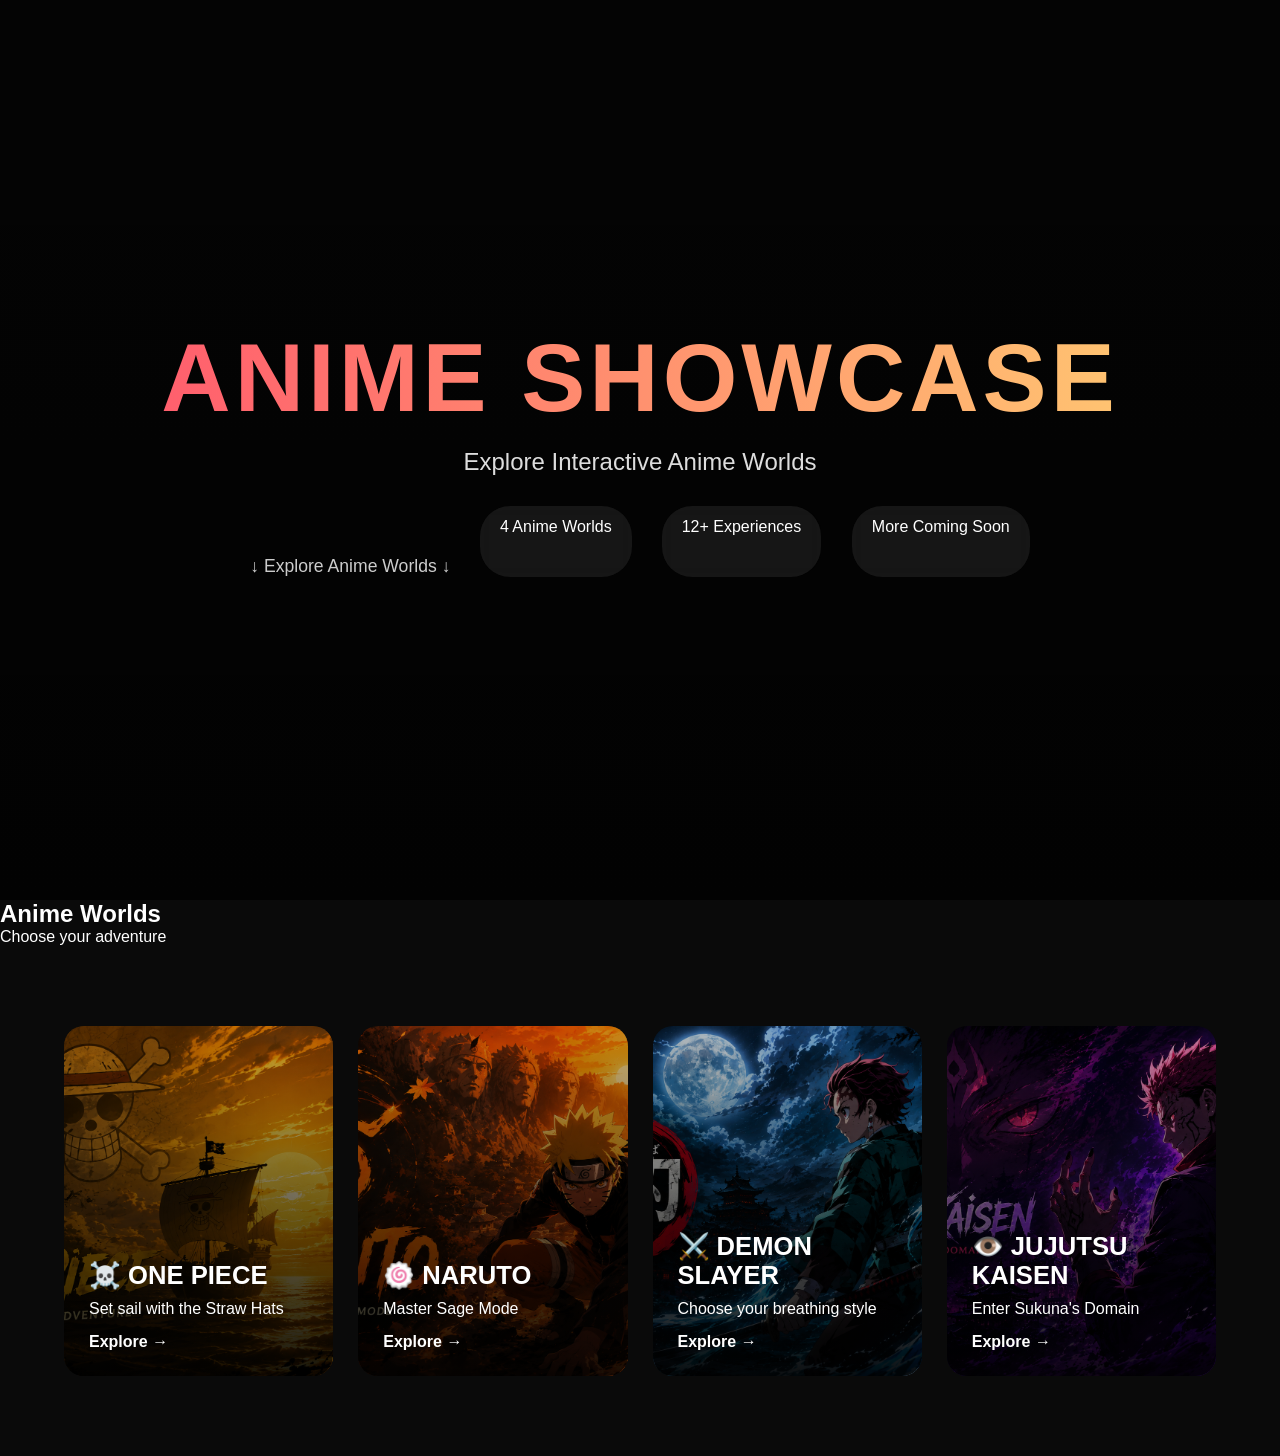
<file: index.html>
<!DOCTYPE html>
<html lang="en">
<head>
<meta charset="UTF-8">
<meta name="viewport" content="width=device-width,initial-scale=1.0">
<title>Anime Showcase</title>
<link rel="stylesheet" href="css/style.css">
<link rel="icon" href="assets/favicon.png">
</head>
<body>

<section class="hero">
    <div class="hero-content">
        <h1>ANIME SHOWCASE</h1>
        <p>Explore Interactive Anime Worlds</p>

        <div class="stats">
	    <div class="scroll-down">
    	  	↓ Explore Anime Worlds ↓
 	    </div>	
            <span>4 Anime Worlds</span>
            <span>12+ Experiences</span>
            <span>More Coming Soon</span>
        </div>
    </div>
</section>

<section class="anime-section">
    <h2>Anime Worlds</h2>
    <p>Choose your adventure</p>
</section>

<section class="anime-grid">

<div class="anime-card onepiece">
    <h3>☠️ ONE PIECE</h3>
    <p>Set sail with the Straw Hats</p>
    <a href="./one-piece/one-piece-gear5-reveal.html">Explore →</a>
</div>

<div class="anime-card naruto">
    <h3>🍥 NARUTO</h3>
    <p>Master Sage Mode</p>
    <a href="./naruto/index.html">Explore →</a>
</div>

<div class="anime-card demonslayer">
    <h3>⚔️ DEMON SLAYER</h3>
    <p>Choose your breathing style</p>
    <a href="./demon-slayer/index.html">Explore →</a>
</div>

<div class="anime-card jjk">
    <h3>👁️ JUJUTSU KAISEN</h3>
    <p>Enter Sukuna's Domain</p>
    <a href="./jujutsu-kaisen/index.html">Explore →</a>
</div>

</section>

</body>
</html>
</file>
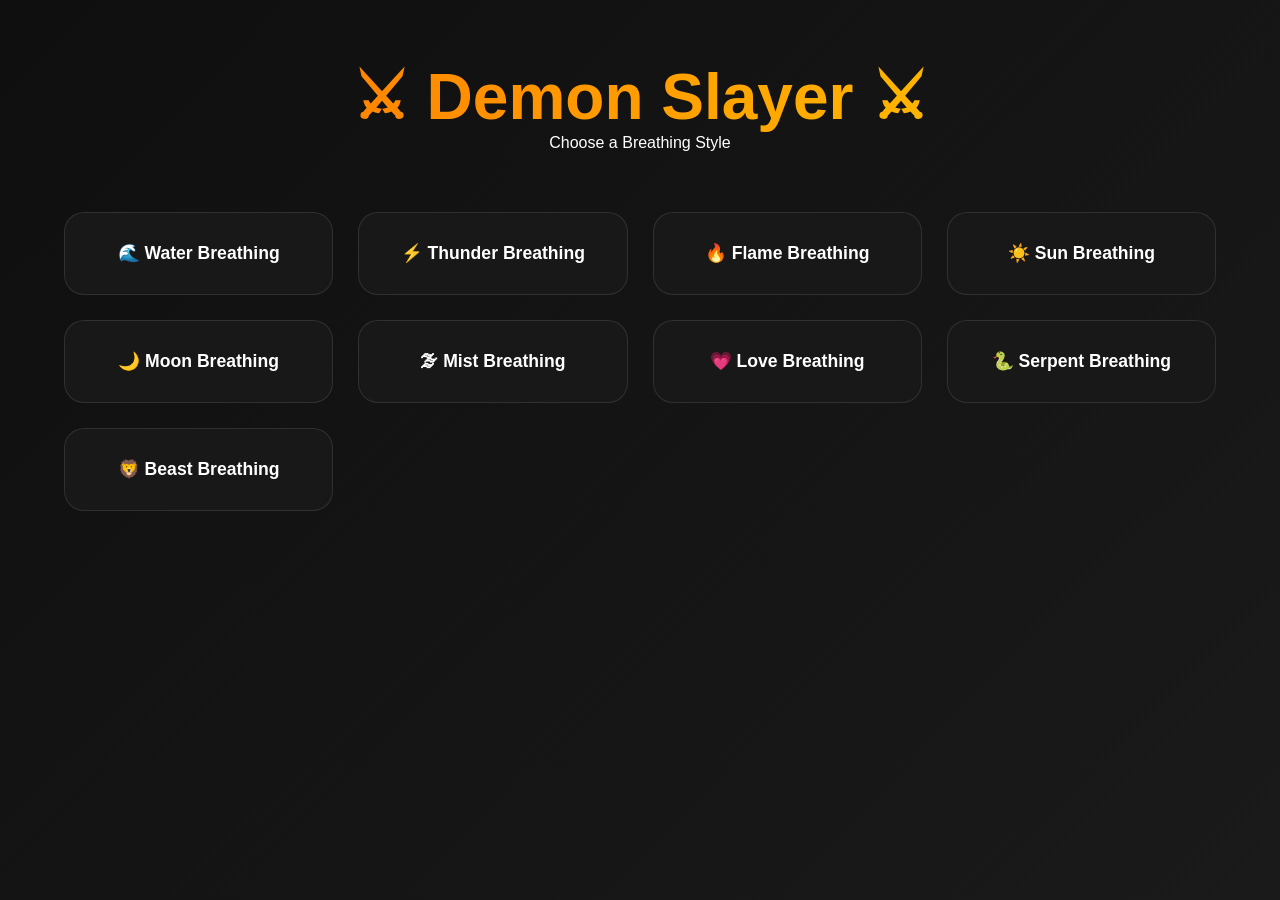
<file: demon-slayer/index.html>
<!DOCTYPE html>
<html lang="en">
<head>
<meta charset="UTF-8">
<meta name="viewport" content="width=device-width,initial-scale=1.0">
<title>Demon Slayer Breathing Styles</title>

<style>
*{
margin:0;
padding:0;
box-sizing:border-box;
font-family:Segoe UI,sans-serif;
}

body{
background:linear-gradient(135deg,#0f0f0f,#1a1a1a);
color:white;
min-height:100vh;
}

header{
text-align:center;
padding:60px 20px;
}

h1{
font-size:4rem;
background:linear-gradient(90deg,#ff6b00,#ffd000);
-webkit-background-clip:text;
color:transparent;
}

.grid{
width:90%;
margin:auto;
display:grid;
grid-template-columns:repeat(auto-fit,minmax(250px,1fr));
gap:25px;
padding-bottom:50px;
}

.card{
background:#181818;
padding:30px;
border-radius:20px;
text-align:center;
transition:.4s;
border:1px solid rgba(255,255,255,.1);
}

.card:hover{
transform:translateY(-10px);
box-shadow:0 0 25px rgba(255,150,0,.6);
}

.card a{
color:white;
text-decoration:none;
font-size:1.1rem;
font-weight:bold;
}
</style>
</head>
<body>

<header>
<h1>⚔ Demon Slayer ⚔</h1>
<p>Choose a Breathing Style</p>
</header>

<div class="grid">

<div class="card"><a href="./Water Breathing Cursor/index.html">🌊 Water Breathing</a></div>

<div class="card"><a href="./Thunder Breathing Cursor/index.html">⚡ Thunder Breathing</a></div>

<div class="card"><a href="./Flame Breathing Cursor/index.html">🔥 Flame Breathing</a></div>

<div class="card"><a href="./Sun Breathing Cursor/index.html">☀️ Sun Breathing</a></div>

<div class="card"><a href="./Moon Breathing Cursor/index.html">🌙 Moon Breathing</a></div>

<div class="card"><a href="./Mist Breathing Cursor/index.html">🌫 Mist Breathing</a></div>

<div class="card"><a href="./Love Breathing Cursor/index.html">💗 Love Breathing</a></div>

<div class="card"><a href="./Serpent Breathing Cursor/index.html">🐍 Serpent Breathing</a></div>

<div class="card"><a href="./Beast Beathing Cursor/index.html">🦁 Beast Breathing</a></div>

</div>

</body>
</html>
</file>
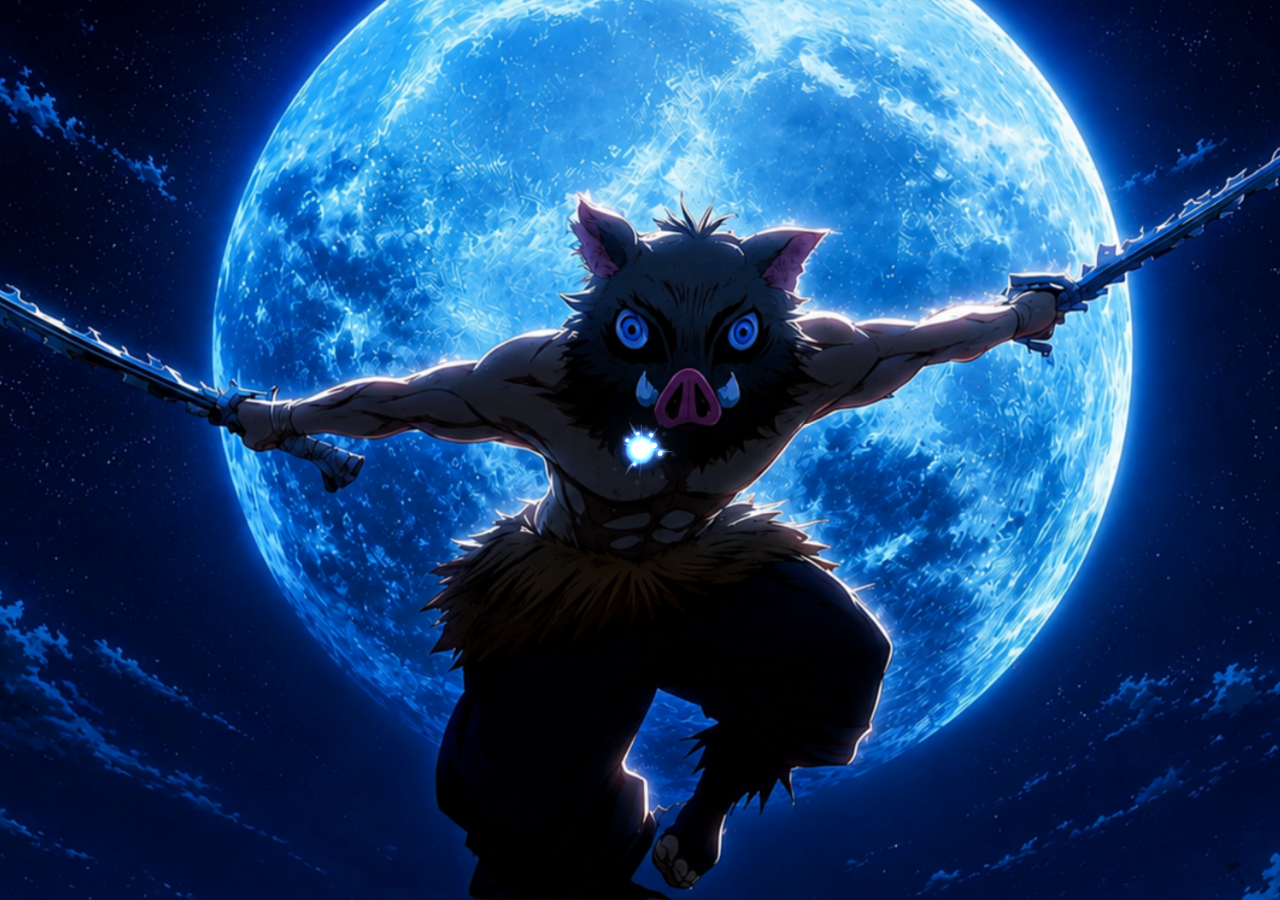
<file: demon-slayer/Beast Beathing Cursor/index.html>
<!doctype html>
<html lang="en">
  <head>
    <meta charset="UTF-8" />
    <meta name="viewport" content="width=device-width, initial-scale=1.0" />
    <title>Beast Breathing Cursor</title>
    <style>
      * {
        margin: 0;
        padding: 0;
        box-sizing: border-box;
      }
      html,
      body {
        width: 100%;
        height: 100%;
        overflow: hidden;
        background: #000;
        cursor: none;
        font-family: "Segoe UI", system-ui, sans-serif;
      }
      .bg {
        position: fixed;
        inset: 0;
        z-index: 0;
        background: radial-gradient(
          ellipse at 50% 38%,
          #0a0d18 0%,
          #05070f 42%,
          #000 100%
        );
      }
      .inosuke-bg {
        position: fixed;
        top: -5%;
        left: -5%;
        width: 110%;
        height: 110%;
        z-index: 1;
        background-image: url("bg.png");
        background-size: cover;
        background-position: center;
        opacity: 9.8;
        pointer-events: none;
        will-change: transform;
        transition: opacity 0.3s;
      }
      body.aura-active .inosuke-bg {
        opacity: 0.22;
      }
      #c {
        position: fixed;
        inset: 0;
        z-index: 10;
        pointer-events: none;
      }
      #hd {
        position: fixed;
        inset: 0;
        z-index: 9;
        pointer-events: none;
      }
    </style>
  </head>
  <body>
    <div class="bg"></div>
    <div class="inosuke-bg" id="tbg"></div>
    <canvas id="hd"></canvas>
    <canvas id="c"></canvas>

    <script>
      (function () {
        "use strict";

        /* ── Canvas & DPR ── */
        const C = document.getElementById("c");
        const ctx = C.getContext("2d");
        const HD = document.getElementById("hd");
        const hctx = HD.getContext("2d");
        const tbg = document.getElementById("tbg");
        let W, H, dpr;

        function resize() {
          dpr = Math.min(devicePixelRatio || 1, 2);
          W = innerWidth;
          H = innerHeight;
          C.width = W * dpr;
          C.height = H * dpr;
          C.style.width = W + "px";
          C.style.height = H + "px";
          ctx.setTransform(dpr, 0, 0, dpr, 0, 0);
          HD.width = W * dpr;
          HD.height = H * dpr;
          HD.style.width = W + "px";
          HD.style.height = H + "px";
          hctx.setTransform(dpr, 0, 0, dpr, 0, 0);
        }
        addEventListener("resize", resize);
        resize();

        /* ── Math helpers ── */
        const lerp = (a, b, t) => a + (b - a) * t;
        const rand = (a, b) => a + Math.random() * (b - a);
        const randi = (a, b) => (a + Math.random() * (b - a)) | 0;
        const clamp = (v, a, b) => Math.max(a, Math.min(b, v));
        const TAU = Math.PI * 2;

        /* ══════════════════════════════════════════════════
         BEAST BREATHING COLOR SYSTEM
         Void black → gunmetal → steel blue → frost gray → cold white
      ══════════════════════════════════════════════════ */
        const LUT_R = new Uint8Array(256);
        const LUT_G = new Uint8Array(256);
        const LUT_B = new Uint8Array(256);
        (function () {
          const stops = [
            [0, [0, 0, 0]],
            [22, [5, 8, 14]],
            [55, [18, 28, 48]],
            [95, [35, 65, 105]],
            [135, [70, 115, 165]],
            [175, [110, 155, 200]],
            [215, [165, 200, 230]],
            [245, [210, 230, 248]],
            [255, [235, 245, 255]],
          ];
          for (let i = 0; i < 256; i++)
            for (let s = 0; s < stops.length - 1; s++) {
              const [t0, c0] = stops[s],
                [t1, c1] = stops[s + 1];
              if (i >= t0 && i <= t1) {
                const f = (i - t0) / (t1 - t0);
                LUT_R[i] = (c0[0] + (c1[0] - c0[0]) * f) | 0;
                LUT_G[i] = (c0[1] + (c1[1] - c0[1]) * f) | 0;
                LUT_B[i] = (c0[2] + (c1[2] - c0[2]) * f) | 0;
                break;
              }
            }
        })();

        /* Savage smoke / ash accent LUT */
        const SLUT_R = new Uint8Array(256);
        const SLUT_G = new Uint8Array(256);
        const SLUT_B = new Uint8Array(256);
        (function () {
          const stops = [
            [0, [0, 0, 0]],
            [35, [12, 12, 14]],
            [80, [42, 44, 50]],
            [130, [88, 94, 108]],
            [185, [145, 152, 168]],
            [225, [195, 202, 215]],
            [255, [230, 235, 242]],
          ];
          for (let i = 0; i < 256; i++)
            for (let s = 0; s < stops.length - 1; s++) {
              const [t0, c0] = stops[s],
                [t1, c1] = stops[s + 1];
              if (i >= t0 && i <= t1) {
                const f = (i - t0) / (t1 - t0);
                SLUT_R[i] = (c0[0] + (c1[0] - c0[0]) * f) | 0;
                SLUT_G[i] = (c0[1] + (c1[1] - c0[1]) * f) | 0;
                SLUT_B[i] = (c0[2] + (c1[2] - c0[2]) * f) | 0;
                break;
              }
            }
        })();

        function beastColor(t, a) {
          const i = clamp(t * 255, 0, 255) | 0;
          return `rgba(${LUT_R[i]},${LUT_G[i]},${LUT_B[i]},${a})`;
        }
        function smokeColor(t, a) {
          const i = clamp(t * 255, 0, 255) | 0;
          return `rgba(${SLUT_R[i]},${SLUT_G[i]},${SLUT_B[i]},${a})`;
        }

        /* ── Pointer state ── */
        const P = {
          x: W / 2,
          y: H / 2,
          tx: W / 2,
          ty: H / 2,
          px: W / 2,
          py: H / 2,
          vx: 0,
          vy: 0,
          speed: 0,
          lastMove: 0,
        };
        function setTarget(x, y) {
          P.tx = x;
          P.ty = y;
          P.lastMove = performance.now();
        }
        addEventListener("mousemove", (e) => setTarget(e.clientX, e.clientY));
        addEventListener(
          "touchmove",
          (e) => {
            if (e.touches.length)
              setTarget(e.touches[0].clientX, e.touches[0].clientY);
          },
          { passive: true },
        );

        addEventListener("mousedown", (e) => {
          document.body.classList.add("aura-active");
          burst(e.clientX, e.clientY);
        });
        addEventListener("mouseup", () =>
          document.body.classList.remove("aura-active"),
        );
        addEventListener("mouseleave", () =>
          document.body.classList.remove("aura-active"),
        );
        addEventListener(
          "touchstart",
          (e) => {
            document.body.classList.add("aura-active");
            if (e.touches.length) {
              setTarget(e.touches[0].clientX, e.touches[0].clientY);
              burst(P.tx, P.ty);
            }
          },
          { passive: true },
        );
        addEventListener("touchend", () =>
          document.body.classList.remove("aura-active"),
        );

        /* ══════════════════════════════════════════
         BEAST CORE — orbiting feral energy nodes
      ══════════════════════════════════════════ */
        const ORBIT_NODES = 6;
        const orbitNodes = [];
        for (let i = 0; i < ORBIT_NODES; i++) {
          orbitNodes.push({
            angle: (i / ORBIT_NODES) * TAU,
            r: rand(14, 22),
            speed: rand(1.8, 3.4) * (Math.random() < 0.5 ? 1 : -1),
            size: rand(2.2, 4.5),
            phase: rand(0, TAU),
          });
        }

        /* ══════════════════════════════════════════
         PARTICLE POOLS
      ══════════════════════════════════════════ */

        /* — Debris / rock shards — */
        const DBMAX = 360;
        const debris = new Array(DBMAX);
        for (let i = 0; i < DBMAX; i++) debris[i] = { alive: false };
        let dbHead = 0;
        function spawnDebris(x, y, vx, vy, life, sz, hot) {
          const e = debris[dbHead % DBMAX];
          dbHead++;
          e.alive = true;
          e.x = x;
          e.y = y;
          e.vx = vx;
          e.vy = vy;
          e.age = 0;
          e.life = life;
          e.sz = sz;
          e.hot = hot;
          e.rot = rand(0, TAU);
          e.rotSpd = rand(-6, 6);
          e.grav = rand(80, 200);
          e.phase = rand(0, TAU);
          e.sway = rand(0, 0.5);
        }

        /* — Energy streaks — */
        const STMAX = 480;
        const streaks = new Array(STMAX);
        for (let i = 0; i < STMAX; i++)
          streaks[i] = { alive: false, px: 0, py: 0 };
        let stHead = 0;
        function spawnStreak(x, y, vx, vy, life, bright) {
          const s = streaks[stHead % STMAX];
          stHead++;
          s.alive = true;
          s.x = x;
          s.y = y;
          s.px = x;
          s.py = y;
          s.vx = vx;
          s.vy = vy;
          s.age = 0;
          s.life = life;
          s.bright = bright;
        }

        /* — Beast energy puffs — */
        const FMAX = 320;
        const puffs = new Array(FMAX);
        for (let i = 0; i < FMAX; i++) puffs[i] = { alive: false };
        let fHead = 0;
        function spawnPuff(x, y, vx, vy, r, life, hot) {
          const f = puffs[fHead % FMAX];
          fHead++;
          f.alive = true;
          f.x = x;
          f.y = y;
          f.vx = vx;
          f.vy = vy;
          f.age = 0;
          f.life = life;
          f.r = r;
          f.hot = hot;
        }

        /* — Dust wisps — */
        const DMAX = 220;
        const dustWisps = new Array(DMAX);
        for (let i = 0; i < DMAX; i++) dustWisps[i] = { alive: false };
        let dwHead = 0;
        function spawnDust(x, y, vx, vy, r, life) {
          const s = dustWisps[dwHead % DMAX];
          dwHead++;
          s.alive = true;
          s.x = x;
          s.y = y;
          s.vx = vx;
          s.vy = vy;
          s.age = 0;
          s.life = life;
          s.r = r;
          s.wave = rand(0, TAU);
          s.waveSpd = rand(1.5, 4);
        }

        /* — Scratch marks (persistent claw trails left on screen) — */
        const SCMAX = 16;
        const scratches = new Array(SCMAX);
        for (let i = 0; i < SCMAX; i++) scratches[i] = { alive: false };
        let scHead = 0;
        function spawnScratch(x, y, angle, len, life, clawCount) {
          const s = scratches[scHead % SCMAX];
          scHead++;
          s.alive = true;
          s.x = x;
          s.y = y;
          s.angle = angle;
          s.len = len;
          s.age = 0;
          s.life = life;
          s.clawCount = clawCount;
          /* generate claw lines */
          s.claws = [];
          const spread = 0.18;
          for (let c = 0; c < clawCount; c++) {
            const off = (c - (clawCount - 1) / 2) * spread;
            const a = angle + off;
            /* each claw has slight curve via control point */
            const cx1 = x + Math.cos(a - 0.12) * len * 0.42;
            const cy1 = y + Math.sin(a - 0.12) * len * 0.42;
            const ex = x + Math.cos(a) * len;
            const ey = y + Math.sin(a) * len;
            s.claws.push({ cx1, cy1, ex, ey, w: rand(1.8, 3.2) });
          }
        }

        /* — Claw slash burst shapes — */
        const CLAW_BURST_MAX = 24;
        const clawBursts = new Array(CLAW_BURST_MAX);
        for (let i = 0; i < CLAW_BURST_MAX; i++)
          clawBursts[i] = { alive: false };
        let cbHead = 0;
        function spawnClawBurst(x, y, angle, speed, len, life, hot) {
          const c = clawBursts[cbHead % CLAW_BURST_MAX];
          cbHead++;
          c.alive = true;
          c.x = x;
          c.y = y;
          c.vx = Math.cos(angle) * speed;
          c.vy = Math.sin(angle) * speed;
          c.angle = angle;
          c.len = len;
          c.age = 0;
          c.life = life;
          c.hot = hot;
          c.spin = rand(-1.2, 1.2);
        }

        /* — Shockwaves & flashes — */
        const waves = [];
        const flashes = [];

        /* — Ambient glow cells — */
        const HDMAX = 160;
        const hdCells = new Array(HDMAX);
        for (let i = 0; i < HDMAX; i++) hdCells[i] = { alive: false };
        let hdHead = 0;
        function spawnHD(x, y, str, life) {
          const h = hdCells[hdHead % HDMAX];
          hdHead++;
          h.alive = true;
          h.x = x;
          h.y = y;
          h.str = str;
          h.age = 0;
          h.life = life;
        }

        /* — Trail — */
        const TMAX = 72;
        const trail = [];
        function addTrail(x, y, t) {
          if (trail.length >= TMAX) trail.shift();
          trail.push({ x, y, t });
        }

        /* ══════════════════════════════════════════
         DRAW HELPERS
      ══════════════════════════════════════════ */

        /* Draw a single realistic animal claw shape */
        function drawClaw(ox, oy, angle, len, width, alpha, colorFn, hot) {
          ctx.save();
          ctx.translate(ox, oy);
          ctx.rotate(angle);

          /* main curved claw body */
          ctx.beginPath();
          ctx.moveTo(0, 0);
          /* bezier curves inward to create hook */
          ctx.bezierCurveTo(
            width * 1.1,
            -len * 0.18,
            width * 0.8,
            -len * 0.65,
            0,
            -len,
          );
          ctx.bezierCurveTo(
            -width * 0.35,
            -len * 0.65,
            -width * 0.55,
            -len * 0.22,
            0,
            0,
          );
          ctx.closePath();

          const g = ctx.createLinearGradient(0, 0, 0, -len);
          g.addColorStop(0, colorFn(hot, alpha * 0.95));
          g.addColorStop(0.4, colorFn(hot * 0.82, alpha * 0.88));
          g.addColorStop(0.78, colorFn(hot * 0.55, alpha * 0.62));
          g.addColorStop(1, colorFn(hot * 0.22, 0));
          ctx.fillStyle = g;
          ctx.fill();

          /* sharp highlight ridge */
          ctx.beginPath();
          ctx.moveTo(0, 0);
          ctx.bezierCurveTo(
            width * 0.2,
            -len * 0.2,
            width * 0.1,
            -len * 0.7,
            0,
            -len,
          );
          ctx.lineWidth = Math.max(0.4, width * 0.18);
          ctx.strokeStyle = `rgba(220,230,248,${alpha * 0.7})`;
          ctx.stroke();

          ctx.restore();
        }

        /* Draw claw burst: 3–4 slashing claws radiating from a point */
        function drawClawBurst(cb) {
          const tp = cb.age / cb.life;
          const a = Math.sin(tp * Math.PI) * 0.92 * cb.hot;
          if (a < 0.02) return;
          const hot = cb.hot * (1 - tp * 0.6);
          const baseLen = cb.len * (1 + tp * 0.22);
          const CLAWS = 4;
          const spread = 0.16;
          for (let c = 0; c < CLAWS; c++) {
            const off = (c - (CLAWS - 1) / 2) * spread;
            drawClaw(
              cb.x,
              cb.y,
              cb.angle + off,
              baseLen,
              baseLen * 0.22,
              a,
              beastColor,
              hot,
            );
          }
        }

        /* Draw scratch marks on canvas */
        function drawScratch(sc) {
          const tp = sc.age / sc.life;
          const alpha = clamp((1 - tp) * (1 - Math.pow(tp, 0.4)), 0, 1) * 0.88;
          if (alpha < 0.01) return;
          ctx.save();
          ctx.lineCap = "round";
          ctx.lineJoin = "round";
          for (const cl of sc.claws) {
            /* outer glow */
            ctx.beginPath();
            ctx.moveTo(sc.x, sc.y);
            ctx.quadraticCurveTo(cl.cx1, cl.cy1, cl.ex, cl.ey);
            ctx.lineWidth = cl.w * 4;
            ctx.strokeStyle = `rgba(90,130,190,${alpha * 0.22})`;
            ctx.stroke();
            /* main scratch line */
            ctx.beginPath();
            ctx.moveTo(sc.x, sc.y);
            ctx.quadraticCurveTo(cl.cx1, cl.cy1, cl.ex, cl.ey);
            ctx.lineWidth = cl.w * 1.4;
            ctx.strokeStyle = `rgba(190,210,240,${alpha * 0.82})`;
            ctx.stroke();
            /* bright core */
            ctx.beginPath();
            ctx.moveTo(sc.x, sc.y);
            ctx.quadraticCurveTo(cl.cx1, cl.cy1, cl.ex, cl.ey);
            ctx.lineWidth = cl.w * 0.5;
            ctx.strokeStyle = `rgba(240,248,255,${alpha * 0.95})`;
            ctx.stroke();
          }
          ctx.restore();
        }

        /* ══════════════════════════════════════════
         BURST — Beast Breathing: 6th Slice: Palisade Bite
      ══════════════════════════════════════════ */
        function burst(x, y) {
          waves.push({ x, y, r: 0, maxR: rand(220, 360), age: 0, life: 680 });
          waves.push({
            x,
            y,
            r: 0,
            maxR: rand(130, 200),
            age: 0,
            life: 500,
            delay: 90,
          });
          flashes.push({ x, y, r: 0, maxR: rand(290, 430), age: 0, life: 520 });

          /* Huge claw burst slashes — the signature element */
          const SLICES = 8;
          for (let i = 0; i < SLICES; i++) {
            const a = (i / SLICES) * TAU + rand(-0.18, 0.18);
            const spd = rand(90, 260);
            spawnClawBurst(
              x,
              y,
              a,
              spd,
              rand(38, 72),
              rand(480, 860),
              rand(0.75, 1.0),
            );
            spawnPuff(
              x,
              y,
              Math.cos(a) * spd * 0.55,
              Math.sin(a) * spd * 0.55,
              rand(22, 52),
              rand(320, 640),
              rand(0.6, 1.0),
            );
          }

          /* Persistent scratch marks left on ground — multiple angles */
          const SCRATCH_COUNT = 5;
          for (let i = 0; i < SCRATCH_COUNT; i++) {
            const sa = rand(0, TAU);
            const len = rand(100, 260);
            spawnScratch(x, y, sa, len, rand(1200, 2400), randi(3, 5));
          }

          /* Debris burst */
          for (let i = 0; i < 80; i++) {
            const a = rand(0, TAU),
              spd = rand(60, 380);
            spawnDebris(
              x,
              y,
              Math.cos(a) * spd,
              Math.sin(a) * spd,
              rand(450, 1100),
              rand(1.8, 4.5),
              rand(0.5, 1.0),
            );
          }

          /* Energy streaks */
          for (let i = 0; i < 140; i++) {
            const a = rand(0, TAU),
              spd = rand(80, 500);
            spawnStreak(
              x,
              y,
              Math.cos(a) * spd,
              Math.sin(a) * spd,
              rand(260, 900),
              rand(0.7, 1.0),
            );
          }

          /* Dust clouds */
          for (let i = 0; i < 14; i++) {
            const a = rand(0, TAU),
              spd = rand(18, 80);
            spawnDust(
              x + rand(-15, 15),
              y + rand(-15, 15),
              Math.cos(a) * spd,
              Math.sin(a) * spd,
              rand(28, 65),
              rand(700, 1400),
            );
          }

          spawnHD(x, y, rand(10, 16), rand(650, 1100));
        }

        /* ══════════════════════════════════════════
         MAIN LOOP
      ══════════════════════════════════════════ */
        let last = performance.now();
        let ambD = 0,
          ambF = 0,
          ambSt = 0,
          ambHD = 0,
          ambDust = 0;

        function frame(now) {
          requestAnimationFrame(frame);
          const dt = Math.min(now - last, 33);
          last = now;
          const dtS = dt * 0.001;

          /* Pointer tracking */
          P.px = P.x;
          P.py = P.y;
          const ease = 1 - Math.pow(0.004, dtS * 5);
          P.x = lerp(P.x, P.tx, ease);
          P.y = lerp(P.y, P.ty, ease);
          P.vx = (P.x - P.px) / Math.max(dtS, 0.001);
          P.vy = (P.y - P.py) / Math.max(dtS, 0.001);
          P.speed = Math.hypot(P.vx, P.vy);

          /* Parallax */
          const bx = (P.tx / W - 0.5) * -28;
          const by = (P.ty / H - 0.5) * -28;
          tbg.style.transform = `translate(${bx | 0}px,${by | 0}px) scale(1.08)`;

          addTrail(P.x, P.y, now);
          while (trail.length && now - trail[0].t > 340) trail.shift();

          const idle = now - P.lastMove;
          const moving = idle < 140;
          const speedFactor = clamp(P.speed / 320, 0, 1);

          /* Update orbit nodes */
          for (const n of orbitNodes) {
            n.angle += n.speed * dtS;
          }

          /* ── Ambient debris motes ── */
          ambD -= dt;
          if (ambD <= 0) {
            ambD = moving ? rand(14, 34) : rand(38, 75);
            const n = moving ? randi(2, 5) : 1;
            for (let i = 0; i < n; i++) {
              const a = -Math.PI * 0.5 + rand(-1.2, 1.2);
              const spd = rand(12, 65) * (1 + speedFactor * 2.0);
              spawnDebris(
                P.x + rand(-6, 6),
                P.y + rand(-6, 6),
                Math.cos(a) * spd,
                Math.sin(a) * spd - rand(10, 40),
                rand(550, 1400),
                rand(0.8, 2.2),
                rand(0.35, 0.88),
              );
            }
          }

          /* ── Ambient energy puffs ── */
          ambF -= dt;
          if (ambF <= 0) {
            ambF = moving ? rand(12, 28) : rand(34, 70);
            const n = moving ? randi(2, 5) : randi(1, 2);
            for (let i = 0; i < n; i++) {
              const a = -Math.PI * 0.5 + rand(-1.3, 1.3);
              const spd = rand(10, 62) * (1 + speedFactor * 1.5);
              spawnPuff(
                P.x + rand(-7, 7),
                P.y + rand(-7, 7),
                Math.cos(a) * spd * 0.42,
                Math.sin(a) * spd - rand(6, 32),
                rand(9, 28) * (1 + speedFactor * 0.8),
                rand(140, 360),
                rand(0.35, 1.0),
              );
            }
          }

          /* ── Ambient streaks ── */
          ambSt -= dt;
          if (ambSt <= 0) {
            ambSt = moving ? rand(18, 45) : rand(55, 120);
            if (Math.random() < (moving ? 0.72 : 0.28)) {
              const a = rand(0, TAU);
              const spd = rand(22, 120) * (1 + speedFactor * 1.4);
              spawnStreak(
                P.x + rand(-8, 8),
                P.y + rand(-8, 8),
                Math.cos(a) * spd,
                Math.sin(a) * spd,
                rand(200, 560),
                rand(0.45, 0.9),
              );
            }
          }

          /* ── Ambient dust ── */
          ambDust -= dt;
          if (ambDust <= 0) {
            ambDust = moving ? rand(65, 140) : rand(180, 360);
            if (Math.random() < (moving ? 0.55 : 0.15)) {
              spawnDust(
                P.x + rand(-12, 12),
                P.y + rand(-12, 12),
                rand(-14, 14),
                rand(-20, -5),
                rand(12, 28),
                rand(400, 820),
              );
            }
          }

          ambHD -= dt;
          if (ambHD <= 0) {
            ambHD = rand(80, 160);
            spawnHD(
              P.x + rand(-14, 14),
              P.y + rand(-14, 14),
              rand(2.5, 5.5),
              rand(180, 380),
            );
          }

          /* ── Movement-triggered emission ── */
          if (moving && P.speed > 22) {
            const n = clamp((P.speed / 110) | 0, 1, 7);
            for (let i = 0; i < n; i++) {
              const t = Math.random();
              const sx = lerp(P.px, P.x, t),
                sy = lerp(P.py, P.y, t);
              const a = -Math.PI * 0.5 + rand(-1.3, 1.3);
              const spd = rand(24, 95) + speedFactor * 65;
              spawnPuff(
                sx + rand(-4, 4),
                sy + rand(-4, 4),
                P.vx * 0.09 + Math.cos(a) * spd * 0.4,
                -Math.abs(Math.sin(a) * spd) - rand(14, 44),
                rand(7, 20),
                rand(120, 300),
                rand(0.55, 1.0),
              );
              if (Math.random() < 0.48)
                spawnDebris(
                  sx,
                  sy,
                  P.vx * 0.06 + rand(-32, 32),
                  -rand(28, 105),
                  rand(400, 960),
                  rand(0.8, 2.0),
                  rand(0.45, 0.92),
                );
              if (P.speed > 115 && Math.random() < 0.35)
                spawnStreak(
                  sx,
                  sy,
                  P.vx * 0.14 + rand(-68, 68),
                  P.vy * 0.14 + rand(-68, 68),
                  rand(150, 420),
                  0.85,
                );
            }
            /* Spawn small ambient scratch arc on very fast movement */
            if (P.speed > 240 && Math.random() < 0.04) {
              const sa = Math.atan2(P.vy, P.vx) + rand(-0.4, 0.4);
              spawnScratch(
                P.x,
                P.y,
                sa,
                rand(50, 110),
                rand(350, 640),
                randi(2, 3),
              );
            }
          }

          /* ═══════════ DRAW ═══════════ */
          ctx.clearRect(0, 0, W, H);
          ctx.globalCompositeOperation = "lighter";

          /* ── Flashes — steel-blue burst bloom ── */
          for (let i = flashes.length - 1; i >= 0; i--) {
            const f = flashes[i];
            f.age += dt;
            if (f.age >= f.life) {
              flashes.splice(i, 1);
              continue;
            }
            const tp = f.age / f.life;
            const r = lerp(0, f.maxR, Math.pow(tp, 0.26));
            const a = (1 - tp) * (1 - tp) * 0.3;
            const g = ctx.createRadialGradient(f.x, f.y, 0, f.x, f.y, r);
            g.addColorStop(0, `rgba(230,240,255,${a})`);
            g.addColorStop(0.22, `rgba(120,170,230,${a * 0.82})`);
            g.addColorStop(0.55, `rgba(45,85,150,${a * 0.5})`);
            g.addColorStop(0.82, `rgba(10,22,55,${a * 0.25})`);
            g.addColorStop(1, "rgba(0,0,0,0)");
            ctx.fillStyle = g;
            ctx.beginPath();
            ctx.arc(f.x, f.y, r, 0, TAU);
            ctx.fill();
          }

          /* ── Shockwaves — savage impact rings ── */
          for (let i = waves.length - 1; i >= 0; i--) {
            const w = waves[i];
            if (w.delay && w.delay > 0) {
              w.delay -= dt;
              continue;
            }
            w.age += dt;
            if (w.age >= w.life) {
              waves.splice(i, 1);
              continue;
            }
            const tp = w.age / w.life;
            const r = lerp(0, w.maxR, Math.pow(tp, 0.46));
            const a = (1 - tp) * (1 - tp) * 0.75;
            const lw = lerp(6, 0.4, tp);
            ctx.beginPath();
            ctx.arc(w.x, w.y, r, 0, TAU);
            ctx.lineWidth = lw;
            ctx.strokeStyle = `rgba(140,185,235,${a})`;
            ctx.stroke();
            ctx.lineWidth = lw * 3.5;
            ctx.strokeStyle = `rgba(50,90,160,${a * 0.32})`;
            ctx.stroke();
            if (tp < 0.48) {
              const ta = a * (1 - tp / 0.48);
              ctx.lineWidth = lw * 0.55;
              ctx.strokeStyle = `rgba(220,235,255,${ta * 0.82})`;
              ctx.stroke();
            }
          }

          /* ── Dust wisps (source-over) ── */
          ctx.globalCompositeOperation = "source-over";
          for (let i = 0; i < DMAX; i++) {
            const s = dustWisps[i];
            if (!s.alive) continue;
            s.age += dt;
            if (s.age >= s.life) {
              s.alive = false;
              continue;
            }
            s.wave += s.waveSpd * dtS;
            s.x += (s.vx + Math.sin(s.wave) * 12) * dtS;
            s.y += s.vy * dtS;
            s.vy -= dtS * 3.5;
            s.vx *= Math.pow(0.985, dtS * 60);
            const tp = s.age / s.life;
            const r = s.r * (1 + tp * 1.1);
            const a = (1 - tp) * 0.11 * Math.sin(tp * Math.PI);
            const g = ctx.createRadialGradient(
              s.x,
              s.y,
              0,
              s.x,
              s.y,
              Math.max(1, r),
            );
            g.addColorStop(0, `rgba(100,120,155,${a})`);
            g.addColorStop(0.5, `rgba(55,70,95,${a * 0.5})`);
            g.addColorStop(1, "rgba(0,0,0,0)");
            ctx.fillStyle = g;
            ctx.beginPath();
            ctx.arc(s.x, s.y, Math.max(1, r), 0, TAU);
            ctx.fill();
          }

          /* ── Persistent scratch marks ── */
          ctx.globalCompositeOperation = "lighter";
          for (let i = 0; i < SCMAX; i++) {
            const sc = scratches[i];
            if (!sc.alive) continue;
            sc.age += dt;
            if (sc.age >= sc.life) {
              sc.alive = false;
              continue;
            }
            drawScratch(sc);
          }

          /* ── Energy puffs ── */
          ctx.globalCompositeOperation = "lighter";
          for (let i = 0; i < FMAX; i++) {
            const f = puffs[i];
            if (!f.alive) continue;
            f.age += dt;
            if (f.age >= f.life) {
              f.alive = false;
              continue;
            }
            f.x += f.vx * dtS;
            f.y += f.vy * dtS;
            f.vy -= dtS * 38;
            f.vx *= Math.pow(0.962, dtS * 60);
            f.vx += Math.sin(now * 0.007 + f.age * 0.011) * dtS * 22;
            const tp = f.age / f.life;
            const hotness = f.hot * (1 - tp);
            const r = f.r * (1 + tp * 0.3);
            const a = Math.sin(tp * Math.PI) * 0.65 * f.hot;
            const g = ctx.createRadialGradient(
              f.x,
              f.y,
              0,
              f.x,
              f.y,
              Math.max(1, r),
            );
            g.addColorStop(0, beastColor(hotness, a));
            g.addColorStop(0.45, beastColor(hotness * 0.6, a * 0.62));
            g.addColorStop(0.82, beastColor(hotness * 0.28, a * 0.26));
            g.addColorStop(1, "rgba(0,0,0,0)");
            ctx.fillStyle = g;
            ctx.beginPath();
            ctx.arc(f.x, f.y, Math.max(1, r), 0, TAU);
            ctx.fill();
          }

          /* ── Claw burst shapes ── */
          for (let i = 0; i < CLAW_BURST_MAX; i++) {
            const cb = clawBursts[i];
            if (!cb.alive) continue;
            cb.age += dt;
            if (cb.age >= cb.life) {
              cb.alive = false;
              continue;
            }
            cb.x += cb.vx * dtS;
            cb.y += cb.vy * dtS;
            cb.vy -= dtS * 22;
            cb.vx *= Math.pow(0.972, dtS * 60);
            cb.angle += cb.spin * dtS;
            drawClawBurst(cb);
          }

          /* ── Trail — savage beast motion ribbon ── */
          if (trail.length >= 3) {
            for (let i = 1; i < trail.length; i++) {
              const age = (now - trail[i].t) / 340;
              const alpha = clamp(1 - age, 0, 1);
              if (alpha < 0.01) continue;
              const w = lerp(1.2, 9.5, 1 - age);
              ctx.beginPath();
              ctx.moveTo(trail[i - 1].x, trail[i - 1].y);
              ctx.lineTo(trail[i].x, trail[i].y);
              /* deep outer */
              ctx.lineWidth = w * 5.2;
              ctx.strokeStyle = `rgba(10,18,40,${alpha * 0.14})`;
              ctx.stroke();
              /* steel blue mid */
              ctx.lineWidth = w * 3.1;
              ctx.strokeStyle = `rgba(55,100,175,${alpha * 0.28})`;
              ctx.stroke();
              /* frost accent */
              ctx.lineWidth = w * 1.8;
              ctx.strokeStyle = `rgba(130,175,225,${alpha * 0.32})`;
              ctx.stroke();
              /* cold white core */
              ctx.lineWidth = w * 1.1;
              ctx.strokeStyle = `rgba(200,220,248,${alpha * 0.62})`;
              ctx.stroke();
              /* bright spine */
              ctx.lineWidth = Math.max(0.7, w * 0.42);
              ctx.strokeStyle = `rgba(240,248,255,${alpha * 0.95})`;
              ctx.stroke();
            }
          }

          /* ── Energy streaks ── */
          for (let i = 0; i < STMAX; i++) {
            const s = streaks[i];
            if (!s.alive) continue;
            s.age += dt;
            if (s.age >= s.life) {
              s.alive = false;
              continue;
            }
            s.px = s.x;
            s.py = s.y;
            s.x += s.vx * dtS;
            s.y += s.vy * dtS;
            s.vy += 130 * dtS;
            s.vx *= Math.pow(0.892, dtS * 60);
            const tp = s.age / s.life;
            const a = clamp((1 - tp) * (1 - tp) * s.bright * 1.2, 0, 1);
            const hotness = 1 - tp * 0.5;
            const tlen = Math.hypot(s.x - s.px, s.y - s.py);
            const slen = clamp(tlen, 2, 22);
            const ang = Math.atan2(s.y - s.py, s.x - s.px);
            ctx.setTransform(dpr, 0, 0, dpr, s.x, s.y);
            ctx.rotate(ang + Math.PI);
            ctx.beginPath();
            ctx.moveTo(0, 0);
            ctx.lineTo(slen, 0);
            const gc = ctx.createLinearGradient(0, 0, slen, 0);
            gc.addColorStop(0, beastColor(hotness, a));
            gc.addColorStop(1, beastColor(hotness * 0.32, 0));
            ctx.strokeStyle = gc;
            ctx.lineWidth = clamp(2.2 - tp * 1.6, 0.4, 2.2);
            ctx.stroke();
            ctx.strokeStyle = beastColor(hotness, a * 0.22);
            ctx.lineWidth = clamp(2.2 - tp * 1.6, 0.4, 2.2) * 2.4;
            ctx.stroke();
          }
          ctx.setTransform(dpr, 0, 0, dpr, 0, 0);

          /* ── Debris shards ── */
          for (let i = 0; i < DBMAX; i++) {
            const e = debris[i];
            if (!e.alive) continue;
            e.age += dt;
            if (e.age >= e.life) {
              e.alive = false;
              continue;
            }
            e.x += e.vx * dtS + Math.sin(now * 0.0028 + e.phase) * e.sway * dtS;
            e.y += e.vy * dtS;
            e.vy += e.grav * dtS;
            e.vx *= Math.pow(0.974, dtS * 60);
            e.rot += e.rotSpd * dtS;
            const tp = e.age / e.life;
            const hotness = e.hot * (1 - tp * 0.6);
            const a = (1 - tp) * (1 - tp) * 0.9;
            const r = e.sz * (1 - tp * 0.3);
            if (r < 0.35 || a < 0.01) continue;
            /* angular debris shard */
            ctx.save();
            ctx.translate(e.x, e.y);
            ctx.rotate(e.rot);
            ctx.scale(1, 0.48);
            ctx.beginPath();
            ctx.arc(0, 0, Math.max(0.35, r), 0, TAU);
            ctx.fillStyle = smokeColor(hotness, a);
            ctx.fill();
            ctx.scale(1, 1 / 0.48);
            ctx.scale(2.3, 2.3);
            ctx.beginPath();
            ctx.arc(0, 0, Math.max(0.35, r), 0, TAU);
            ctx.fillStyle = smokeColor(hotness, a * 0.18);
            ctx.fill();
            ctx.restore();
          }

          /* ── BEAST ENERGY CORE — the visible cursor ── */
          {
            const breathe =
              0.86 +
              0.1 * Math.sin(now * 0.0088) +
              0.062 * Math.sin(now * 0.022 + 1.1) +
              0.038 * Math.sin(now * 0.041 + 2.5);

            /* Wild instability jitter — more aggressive than other breathing styles */
            const turbFreq = 0.022;
            const jx =
              Math.sin(now * turbFreq) * 1.8 +
              Math.sin(now * 0.037 + 1.3) * 0.9;
            const jy =
              Math.cos(now * turbFreq * 0.88) * 1.8 +
              Math.cos(now * 0.031 + 2.1) * 0.9;
            const cx = P.x + jx,
              cy = P.y + jy;

            ctx.globalCompositeOperation = "lighter";

            /* Far outer beast aura */
            const vg = ctx.createRadialGradient(
              cx,
              cy,
              0,
              cx,
              cy,
              82 * breathe,
            );
            vg.addColorStop(0, `rgba(55,100,175,0.18)`);
            vg.addColorStop(0.45, `rgba(22,48,105,0.08)`);
            vg.addColorStop(1, "rgba(0,0,0,0)");
            ctx.fillStyle = vg;
            ctx.beginPath();
            ctx.arc(cx, cy, 82 * breathe, 0, TAU);
            ctx.fill();

            /* Turbulent energy ring — rotates erratically */
            const ringAngle = now * 0.0034;
            const ringAngle2 = now * -0.0051 + 1.2;
            for (let k = 0; k < 8; k++) {
              const ra = ringAngle + (k / 8) * TAU;
              const ra2 = ringAngle2 + (k / 8) * TAU;
              const ripR =
                (24 + k * 3.2 + Math.sin(now * 0.009 + k) * 3.5) * breathe;
              const rx1 = cx + Math.cos(ra) * ripR;
              const ry1 = cy + Math.sin(ra) * ripR;
              const rx2 = cx + Math.cos(ra2) * (ripR * 0.72);
              const ry2 = cy + Math.sin(ra2) * (ripR * 0.72);
              const rAlp = (0.24 - k * 0.018) * breathe;
              if (rAlp > 0.01) {
                const rg1 = ctx.createRadialGradient(
                  rx1,
                  ry1,
                  0,
                  rx1,
                  ry1,
                  5 * breathe,
                );
                rg1.addColorStop(0, `rgba(180,210,248,${rAlp * 1.2})`);
                rg1.addColorStop(1, "rgba(0,0,0,0)");
                ctx.fillStyle = rg1;
                ctx.beginPath();
                ctx.arc(rx1, ry1, 5 * breathe, 0, TAU);
                ctx.fill();
                const rg2 = ctx.createRadialGradient(
                  rx2,
                  ry2,
                  0,
                  rx2,
                  ry2,
                  3.5 * breathe,
                );
                rg2.addColorStop(0, `rgba(140,185,235,${rAlp * 0.8})`);
                rg2.addColorStop(1, "rgba(0,0,0,0)");
                ctx.fillStyle = rg2;
                ctx.beginPath();
                ctx.arc(rx2, ry2, 3.5 * breathe, 0, TAU);
                ctx.fill();
              }
            }

            /* Beast energy lines shooting outward (wild instability) */
            ctx.lineCap = "round";
            const linePhase = now * 0.0025;
            for (let k = 0; k < 5; k++) {
              const la =
                linePhase +
                (k / 5) * TAU +
                Math.sin(now * 0.006 + k * 1.3) * 0.5;
              const lLen =
                (20 + k * 4 + Math.sin(now * 0.011 + k) * 5) * breathe;
              const lx1 = cx + Math.cos(la) * 12 * breathe;
              const ly1 = cy + Math.sin(la) * 12 * breathe;
              const lx2 = cx + Math.cos(la) * lLen;
              const ly2 = cy + Math.sin(la) * lLen;
              ctx.beginPath();
              ctx.moveTo(lx1, ly1);
              ctx.lineTo(lx2, ly2);
              ctx.lineWidth = (1.4 + k * 0.14) * breathe;
              ctx.strokeStyle = `rgba(160,200,245,${(0.32 - k * 0.04) * breathe})`;
              ctx.stroke();
            }

            /* Mid steel-blue sphere body */
            const mg = ctx.createRadialGradient(
              cx - 3 * breathe,
              cy - 3 * breathe,
              0,
              cx,
              cy,
              32 * breathe,
            );
            mg.addColorStop(0, `rgba(200,220,252,0.92)`);
            mg.addColorStop(0.18, `rgba(140,185,235,0.82)`);
            mg.addColorStop(0.42, `rgba(70,120,195,0.68)`);
            mg.addColorStop(0.7, `rgba(30,60,130,0.38)`);
            mg.addColorStop(1, "rgba(0,0,0,0)");
            ctx.fillStyle = mg;
            ctx.beginPath();
            ctx.arc(cx, cy, 32 * breathe, 0, TAU);
            ctx.fill();

            /* Inner dense energy capsule */
            const ig = ctx.createRadialGradient(
              cx - 2 * breathe,
              cy - 2.5 * breathe,
              0,
              cx,
              cy,
              14 * breathe,
            );
            ig.addColorStop(0, `rgba(240,248,255,1)`);
            ig.addColorStop(0.25, `rgba(190,220,252,0.96)`);
            ig.addColorStop(0.55, `rgba(95,148,218,0.72)`);
            ig.addColorStop(0.82, `rgba(42,85,165,0.44)`);
            ig.addColorStop(1, `rgba(10,28,80,0)`);
            ctx.fillStyle = ig;
            ctx.beginPath();
            ctx.arc(cx, cy, 14 * breathe, 0, TAU);
            ctx.fill();

            /* Orbiting feral energy nodes */
            for (const n of orbitNodes) {
              const ox = cx + Math.cos(n.angle) * n.r * breathe;
              const oy = cy + Math.sin(n.angle) * n.r * breathe;
              const pulse = 1 + 0.22 * Math.sin(now * 0.009 + n.phase);
              const sr = n.size * breathe * pulse;
              const ng = ctx.createRadialGradient(ox, oy, 0, ox, oy, sr * 2.2);
              ng.addColorStop(0, `rgba(220,235,255,${0.88 * breathe})`);
              ng.addColorStop(0.4, `rgba(110,170,230,${0.55 * breathe})`);
              ng.addColorStop(1, "rgba(0,0,0,0)");
              ctx.fillStyle = ng;
              ctx.beginPath();
              ctx.arc(ox, oy, sr * 2.2, 0, TAU);
              ctx.fill();
              ctx.fillStyle = `rgba(245,250,255,${0.95 * breathe})`;
              ctx.beginPath();
              ctx.arc(ox, oy, sr * 0.55, 0, TAU);
              ctx.fill();
            }

            /* ── Ambient claws at cursor tip — 3 orbiting claw tips ── */
            const clawOrbitR = 20 * breathe;
            const clawOrbitA = now * 0.0018;
            const AMBIENT_CLAWS = 3;
            for (let k = 0; k < AMBIENT_CLAWS; k++) {
              const ca = clawOrbitA + (k / AMBIENT_CLAWS) * TAU;
              const cox = cx + Math.cos(ca) * clawOrbitR;
              const coy = cy + Math.sin(ca) * clawOrbitR;
              const cAlp = 0.52 * breathe;
              const cLen = 16 * breathe;
              drawClaw(
                cox,
                coy,
                ca + Math.PI * 0.5,
                cLen,
                cLen * 0.24,
                cAlp,
                beastColor,
                0.78,
              );
            }

            /* Bright center core point */
            ctx.fillStyle = `rgba(255,255,255,${breathe * 0.98})`;
            ctx.beginPath();
            ctx.arc(cx, cy, 2.8 * breathe, 0, TAU);
            ctx.fill();
          }

          ctx.globalCompositeOperation = "source-over";

          /* ── HD canvas ambient shimmer ── */
          hctx.clearRect(0, 0, W, H);
          for (let i = 0; i < HDMAX; i++) {
            const h = hdCells[i];
            if (!h.alive) continue;
            h.age += dt;
            if (h.age >= h.life) {
              h.alive = false;
              continue;
            }
            const tp = h.age / h.life;
            const r = h.str * 18 * (1 - tp * 0.36);
            const a = (1 - tp) * 0.086;
            const g = hctx.createRadialGradient(h.x, h.y, 0, h.x, h.y, r);
            g.addColorStop(0, `rgba(80,140,215,${a})`);
            g.addColorStop(0.5, `rgba(30,68,140,${a * 0.42})`);
            g.addColorStop(1, "rgba(0,0,0,0)");
            hctx.fillStyle = g;
            hctx.beginPath();
            hctx.arc(h.x, h.y, r, 0, TAU);
            hctx.fill();
          }
        }

        requestAnimationFrame(frame);
      })();
    </script>
  </body>
</html>
</file>
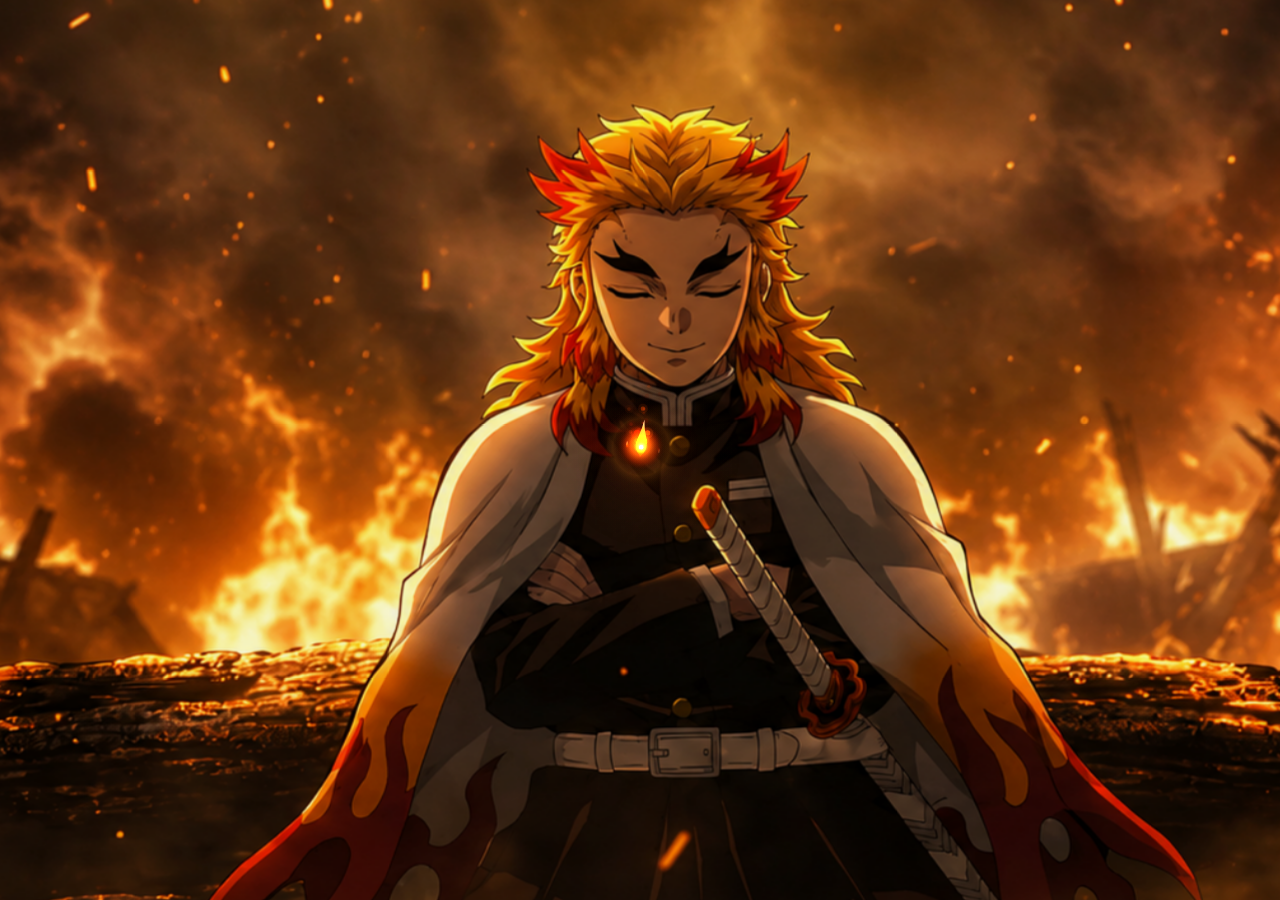
<file: demon-slayer/Flame Breathing Cursor/index.html>
<!doctype html>
<html lang="en">
  <head>
    <meta charset="UTF-8" />
    <meta name="viewport" content="width=device-width, initial-scale=1.0" />
    <title>Flame Breathing Cursor</title>
    <style>
      * {
        margin: 0;
        padding: 0;
        box-sizing: border-box;
      }
      html,
      body {
        width: 100%;
        height: 100%;
        overflow: hidden;
        background: #000;
        cursor: none;
        font-family: "Segoe UI", system-ui, sans-serif;
      }
      .bg {
        position: fixed;
        inset: 0;
        z-index: 0;
        background: radial-gradient(
          ellipse at 50% 32%,
          #160a00 0%,
          #0a0500 42%,
          #000 100%
        );
      }
      .rengoku-bg {
        position: fixed;
        top: -5%;
        left: -5%;
        width: 110%;
        height: 110%;
        z-index: 1;
        background-image: url("bg.png");
        background-size: cover;
        background-position: center;
        opacity: 0.97;
        pointer-events: none;
        will-change: transform;
        transition: opacity 0.3s;
      }
      body.aura-active .rengoku-bg {
        opacity: 0.22;
      }
      #c {
        position: fixed;
        inset: 0;
        z-index: 10;
        pointer-events: none;
      }
      #hd {
        position: fixed;
        inset: 0;
        z-index: 9;
        pointer-events: none;
      }
    </style>
  </head>
  <body>
    <div class="bg"></div>
    <div class="rengoku-bg" id="tbg"></div>
    <canvas id="hd"></canvas>
    <canvas id="c"></canvas>

    <script>
      (function () {
        "use strict";

        /* ── Canvas & DPR ── */
        const C = document.getElementById("c");
        const ctx = C.getContext("2d");
        const HD = document.getElementById("hd");
        const hctx = HD.getContext("2d");
        const tbg = document.getElementById("tbg");
        let W, H, dpr;

        function resize() {
          dpr = Math.min(devicePixelRatio || 1, 2);
          W = innerWidth;
          H = innerHeight;
          C.width = W * dpr;
          C.height = H * dpr;
          C.style.width = W + "px";
          C.style.height = H + "px";
          ctx.setTransform(dpr, 0, 0, dpr, 0, 0);
          HD.width = W * dpr;
          HD.height = H * dpr;
          HD.style.width = W + "px";
          HD.style.height = H + "px";
          hctx.setTransform(dpr, 0, 0, dpr, 0, 0);
        }
        addEventListener("resize", resize);
        resize();

        /* ── Math helpers ── */
        const lerp = (a, b, t) => a + (b - a) * t;
        const rand = (a, b) => a + Math.random() * (b - a);
        const randi = (a, b) => (a + Math.random() * (b - a)) | 0;
        const clamp = (v, a, b) => Math.max(a, Math.min(b, v));
        const TAU = Math.PI * 2;

        /* ══════════════════════════════════════════════════
   FLAME BREATHING COLOR SYSTEM
   Black → deep ember → fiery orange → golden amber → white-hot
══════════════════════════════════════════════════ */
        const LUT_R = new Uint8Array(256);
        const LUT_G = new Uint8Array(256);
        const LUT_B = new Uint8Array(256);
        (function () {
          const stops = [
            [0, [0, 0, 0]],
            [24, [38, 4, 0]],
            [58, [120, 22, 0]],
            [98, [205, 62, 0]],
            [138, [255, 112, 8]],
            [178, [255, 172, 38]],
            [215, [255, 216, 92]],
            [255, [255, 250, 222]],
          ];
          for (let i = 0; i < 256; i++) {
            for (let s = 0; s < stops.length - 1; s++) {
              const [t0, c0] = stops[s],
                [t1, c1] = stops[s + 1];
              if (i >= t0 && i <= t1) {
                const f = (i - t0) / (t1 - t0);
                LUT_R[i] = (c0[0] + (c1[0] - c0[0]) * f) | 0;
                LUT_G[i] = (c0[1] + (c1[1] - c0[1]) * f) | 0;
                LUT_B[i] = (c0[2] + (c1[2] - c0[2]) * f) | 0;
                break;
              }
            }
          }
        })();

        /* Deeper copper-ember accent LUT — for ~25% of particles */
        const CLUT_R = new Uint8Array(256);
        const CLUT_G = new Uint8Array(256);
        const CLUT_B = new Uint8Array(256);
        (function () {
          const stops = [
            [0, [0, 0, 0]],
            [42, [32, 2, 0]],
            [95, [105, 12, 0]],
            [150, [185, 40, 0]],
            [200, [235, 88, 8]],
            [255, [255, 150, 45]],
          ];
          for (let i = 0; i < 256; i++) {
            for (let s = 0; s < stops.length - 1; s++) {
              const [t0, c0] = stops[s],
                [t1, c1] = stops[s + 1];
              if (i >= t0 && i <= t1) {
                const f = (i - t0) / (t1 - t0);
                CLUT_R[i] = (c0[0] + (c1[0] - c0[0]) * f) | 0;
                CLUT_G[i] = (c0[1] + (c1[1] - c0[1]) * f) | 0;
                CLUT_B[i] = (c0[2] + (c1[2] - c0[2]) * f) | 0;
                break;
              }
            }
          }
        })();

        function flameColor(t, a) {
          const i = clamp(t * 255, 0, 255) | 0;
          return `rgba(${LUT_R[i]},${LUT_G[i]},${LUT_B[i]},${a})`;
        }
        function copperColor(t, a) {
          const i = clamp(t * 255, 0, 255) | 0;
          return `rgba(${CLUT_R[i]},${CLUT_G[i]},${CLUT_B[i]},${a})`;
        }

        /* ── Pointer state ── */
        const P = {
          x: W / 2,
          y: H / 2,
          tx: W / 2,
          ty: H / 2,
          px: W / 2,
          py: H / 2,
          vx: 0,
          vy: 0,
          speed: 0,
          lastMove: 0,
        };
        function setTarget(x, y) {
          P.tx = x;
          P.ty = y;
          P.lastMove = performance.now();
        }
        addEventListener("mousemove", (e) => setTarget(e.clientX, e.clientY));
        addEventListener(
          "touchmove",
          (e) => {
            if (e.touches.length)
              setTarget(e.touches[0].clientX, e.touches[0].clientY);
          },
          { passive: true },
        );

        addEventListener("mousedown", (e) => {
          document.body.classList.add("aura-active");
          burst(e.clientX, e.clientY);
        });
        addEventListener("mouseup", () =>
          document.body.classList.remove("aura-active"),
        );
        addEventListener("mouseleave", () =>
          document.body.classList.remove("aura-active"),
        );
        addEventListener(
          "touchstart",
          (e) => {
            document.body.classList.add("aura-active");
            if (e.touches.length) {
              setTarget(e.touches[0].clientX, e.touches[0].clientY);
              burst(P.tx, P.ty);
            }
          },
          { passive: true },
        );
        addEventListener("touchend", () =>
          document.body.classList.remove("aura-active"),
        );

        /* ══════════════════════════════════════════
   PARTICLE POOLS
══════════════════════════════════════════ */

        /* — Embers — */
        const EMAX = 600;
        const embers = [];
        for (let i = 0; i < EMAX; i++) embers.push({ alive: false });
        let eHead = 0;
        function spawnEmber(x, y, vx, vy, life, sz, hot, deep) {
          const e = embers[eHead % EMAX];
          eHead++;
          e.alive = true;
          e.x = x;
          e.y = y;
          e.vx = vx;
          e.vy = vy;
          e.age = 0;
          e.life = life;
          e.sz = sz;
          e.hot = hot;
          e.sway = rand(0.4, 1.4);
          e.phase = rand(0, TAU);
          e.grav = rand(35, 85);
          e.deep = deep || false;
        }

        /* — Smoke wisps — */
        const SMAX = 300;
        const smoke = [];
        for (let i = 0; i < SMAX; i++) smoke.push({ alive: false });
        let sHead = 0;
        function spawnSmoke(x, y, vx, vy, r, life, dark) {
          const s = smoke[sHead % SMAX];
          sHead++;
          s.alive = true;
          s.x = x;
          s.y = y;
          s.vx = vx;
          s.vy = vy;
          s.age = 0;
          s.life = life;
          s.r = r;
          s.dark = dark || false;
        }

        /* — Flame puffs (flickering tongues of fire) — */
        const FMAX = 360;
        const flames = [];
        for (let i = 0; i < FMAX; i++) flames.push({ alive: false });
        let fHead = 0;
        function spawnFlame(x, y, vx, vy, r, life, hot, deep) {
          const f = flames[fHead % FMAX];
          fHead++;
          f.alive = true;
          f.x = x;
          f.y = y;
          f.vx = vx;
          f.vy = vy;
          f.age = 0;
          f.life = life;
          f.r = r;
          f.hot = hot;
          f.deep = deep || false;
        }

        /* — Sparks — */
        const SPKMAX = 420;
        const sparks = [];
        for (let i = 0; i < SPKMAX; i++) sparks.push({ alive: false, px: 0, py: 0 });
        let spkHead = 0;
        function spawnSpark(x, y, vx, vy, life, bright, deep) {
          const s = sparks[spkHead % SPKMAX];
          spkHead++;
          s.alive = true;
          s.x = x;
          s.y = y;
          s.px = x;
          s.py = y;
          s.vx = vx;
          s.vy = vy;
          s.age = 0;
          s.life = life;
          s.bright = bright;
          s.deep = deep || false;
        }

        /* — Flame blades (sword-slash streaks, Rengoku's signature) — */
        const BMAX = 150;
        const blades = [];
        for (let i = 0; i < BMAX; i++) blades.push({ alive: false });
        let bHead = 0;
        function spawnBlade(x, y, angle, speed, len, width, life, hot, deep, spin) {
          const b = blades[bHead % BMAX];
          bHead++;
          b.alive = true;
          b.x = x;
          b.y = y;
          b.vx = Math.cos(angle) * speed;
          b.vy = Math.sin(angle) * speed;
          b.angle = angle;
          b.len = len;
          b.width = width;
          b.age = 0;
          b.life = life;
          b.hot = hot;
          b.deep = deep || false;
          b.spin = spin || 0;
        }

        /* — Spinning fire rings (the circular flame-slash signature) — */
        const RMAX = 8;
        const fireRings = [];
        function spawnFireRing(x, y, maxR, life, segs, rotSpeed, deep) {
          fireRings.push({
            x, y, age: 0, life, maxR, segs,
            rotSpeed, baseAngle: rand(0, TAU), deep: deep || false,
          });
          if (fireRings.length > RMAX) fireRings.shift();
        }

        /* — Shockwaves & flashes — */
        const waves = [];
        const flashes = [];

        /* — Heat shimmer cells — */
        const HDMAX = 220;
        const hdCells = [];
        for (let i = 0; i < HDMAX; i++) hdCells.push({ alive: false });
        let hdHead = 0;
        function spawnHD(x, y, str, life) {
          const h = hdCells[hdHead % HDMAX];
          hdHead++;
          h.alive = true;
          h.x = x;
          h.y = y;
          h.str = str;
          h.age = 0;
          h.life = life;
        }

        /* — Trail points — */
        const TMAX = 65;
        const trail = [];
        function addTrail(x, y, t) {
          if (trail.length >= TMAX) trail.shift();
          trail.push({ x, y, t });
        }

        /* ══════════════════════════════════════════
   DRAW PRIMITIVES
══════════════════════════════════════════ */

        /* Flame blade — tapered curved sword-slash shape, hilt at origin, tip along +x */
        function drawBlade(cx, cy, len, width, angle, hot, deep, alpha) {
          ctx.save();
          ctx.translate(cx, cy);
          ctx.rotate(angle);
          ctx.beginPath();
          ctx.moveTo(0, -width * 0.5);
          ctx.quadraticCurveTo(len * 0.45, -width * 0.65, len * 0.92, -width * 0.06);
          ctx.quadraticCurveTo(len * 1.04, 0, len * 0.92, width * 0.06);
          ctx.quadraticCurveTo(len * 0.45, width * 0.65, 0, width * 0.5);
          ctx.closePath();
          const col = deep ? copperColor : flameColor;
          const g = ctx.createLinearGradient(0, 0, len, 0);
          g.addColorStop(0, col(0.18, alpha * 0.7));
          g.addColorStop(0.45, col(0.55, alpha * 0.92));
          g.addColorStop(0.78, col(0.82, alpha));
          g.addColorStop(1, col(0.98, alpha));
          ctx.fillStyle = g;
          ctx.fill();
          /* bright leading edge */
          ctx.lineWidth = Math.max(0.5, width * 0.1);
          ctx.strokeStyle = flameColor(1.0, alpha * 0.6);
          ctx.beginPath();
          ctx.moveTo(len * 0.4, -width * 0.5 * 0.55);
          ctx.lineTo(len * 0.96, 0);
          ctx.stroke();
          ctx.restore();
        }

        /* ── Flame Breathing Burst — Ultimate: Flame Tiger (circular flame slash) ── */
        function burst(x, y) {
          waves.push({ x, y, r: 0, maxR: rand(170, 260), age: 0, life: 620 });
          waves.push({ x, y, r: 0, maxR: rand(100, 150), age: 0, life: 460, delay: 70 });
          flashes.push({ x, y, r: 0, maxR: rand(260, 400), age: 0, life: 520 });

          /* spinning fire rings — the rotating circular flame slash */
          spawnFireRing(x, y, rand(220, 300), rand(900, 1250), 12, rand(3.2, 4.4), false);
          spawnFireRing(x, y, rand(120, 170), rand(700, 1000), 9, rand(-5.2, -3.8), true);

          /* radiating flame blades, staggered to read as a spinning sweep */
          const BLADES = 16;
          for (let i = 0; i < BLADES; i++) {
            const a = (i / BLADES) * TAU + rand(-0.08, 0.08);
            const spd = rand(160, 420);
            const isDeep = i % 3 === 0;
            spawnBlade(
              x, y, a, spd,
              rand(34, 62), rand(7, 13),
              rand(380, 720), rand(0.75, 1.0), isDeep,
              rand(1.5, 3.5) * (i % 2 === 0 ? 1 : -1),
            );
            spawnFlame(
              x, y,
              Math.cos(a) * spd * 0.45, Math.sin(a) * spd * 0.45,
              rand(22, 48), rand(340, 680), rand(0.6, 1.0), isDeep,
            );
            if (i % 2 === 0)
              spawnSmoke(
                x + rand(-8, 8), y + rand(-8, 8),
                Math.cos(a) * spd * 0.18, Math.sin(a) * spd * 0.18 - rand(25, 55),
                rand(20, 38), rand(550, 850), true,
              );
          }

          /* heavy sparks */
          for (let i = 0; i < 150; i++) {
            const a = rand(0, TAU), spd = rand(90, 540);
            spawnSpark(x, y, Math.cos(a) * spd, Math.sin(a) * spd, rand(300, 950), rand(0.7, 1.0), Math.random() < 0.3);
          }

          /* embers */
          for (let i = 0; i < 100; i++) {
            const a = rand(0, TAU) - Math.PI / 2, spd = rand(35, 220);
            spawnEmber(
              x, y, Math.cos(a) * spd, Math.sin(a) * spd - rand(40, 110),
              rand(500, 1300), rand(1.5, 3.6), rand(0.5, 1.0), Math.random() < 0.25,
            );
          }

          /* heat-wave distortion pulse */
          spawnHD(x, y, rand(13, 19), rand(750, 1150));
          for (let i = 0; i < 4; i++)
            spawnHD(x + rand(-20, 20), y + rand(-20, 20), rand(8, 13), rand(500, 850));
        }

        /* ══════════════════════════════════════════
   MAIN LOOP
══════════════════════════════════════════ */
        let last = performance.now();
        let ambE = 0, ambF = 0, ambHD = 0, ambB = 0;

        function frame(now) {
          requestAnimationFrame(frame);
          const dt = Math.min(now - last, 33);
          last = now;
          const dtS = dt * 0.001;

          /* Pointer tracking */
          P.px = P.x;
          P.py = P.y;
          const ease = 1 - Math.pow(0.001, dtS * 5);
          P.x = lerp(P.x, P.tx, ease);
          P.y = lerp(P.y, P.ty, ease);
          P.vx = (P.x - P.px) / Math.max(dtS, 0.001);
          P.vy = (P.y - P.py) / Math.max(dtS, 0.001);
          P.speed = Math.hypot(P.vx, P.vy);

          /* Parallax bg */
          const bx = (P.tx / W - 0.5) * -32;
          const by = (P.ty / H - 0.5) * -32;
          tbg.style.transform = `translate(${bx}px,${by}px) scale(1.08)`;

          /* Trail */
          addTrail(P.x, P.y, now);
          while (trail.length && now - trail[0].t > 320) trail.shift();

          const idle = now - P.lastMove;
          const moving = idle < 120;
          const speedFactor = clamp(P.speed / 300, 0, 1);

          /* ── Ambient ember emission ── */
          ambE -= dt;
          if (ambE <= 0) {
            ambE = moving ? rand(8, 20) : rand(25, 50);
            const n = moving ? randi(2, 5) : 1;
            for (let i = 0; i < n; i++) {
              const a = -Math.PI / 2 + rand(-0.8, 0.8);
              const spd = rand(20, 80) * (1 + speedFactor * 2);
              spawnEmber(
                P.x + rand(-5, 5), P.y + rand(-5, 5),
                Math.cos(a) * spd, Math.sin(a) * spd - rand(20, 50),
                rand(600, 1400), rand(1.2, 3.0), rand(0.3, 0.8), Math.random() < 0.18,
              );
            }
          }

          /* ── Ambient flowing flame puffs ── */
          ambF -= dt;
          if (ambF <= 0) {
            ambF = moving ? rand(12, 28) : rand(35, 70);
            const n = moving ? randi(2, 6) : randi(1, 3);
            for (let i = 0; i < n; i++) {
              const a = -Math.PI / 2 + rand(-1.0, 1.0);
              const spd = rand(15, 70) * (1 + speedFactor * 1.5);
              spawnFlame(
                P.x + rand(-6, 6), P.y + rand(-6, 6),
                Math.cos(a) * spd * 0.5, Math.sin(a) * spd - rand(10, 40),
                rand(10, 28) * (1 + speedFactor * 0.8),
                rand(180, 400), rand(0.4, 1.0), Math.random() < 0.15,
              );
            }
            if (Math.random() < (moving ? 0.4 : 0.1))
              spawnSmoke(
                P.x + rand(-8, 8), P.y - 10,
                rand(-15, 15), rand(-40, -15),
                rand(14, 26), rand(400, 700), false,
              );
          }

          /* ── Ambient sword-slash flame streaks on fast movement ── */
          ambB -= dt;
          if (ambB <= 0) {
            ambB = moving ? rand(70, 150) : rand(260, 520);
            if (moving && P.speed > 90) {
              const a = Math.atan2(P.vy, P.vx) + rand(-0.25, 0.25);
              spawnBlade(
                P.x, P.y, a, rand(20, 60) + speedFactor * 30,
                rand(16, 30) * (0.6 + speedFactor), rand(4, 7),
                rand(260, 520), rand(0.6, 0.95), Math.random() < 0.2,
                rand(-1, 1),
              );
            }
          }

          ambHD -= dt;
          if (ambHD <= 0) {
            ambHD = rand(80, 150);
            spawnHD(P.x + rand(-15, 15), P.y + rand(-15, 15), rand(3, 6), rand(200, 400));
          }

          /* ── Movement-triggered emission ── */
          if (moving && P.speed > 20) {
            const n = clamp((P.speed / 100) | 0, 1, 6);
            for (let i = 0; i < n; i++) {
              const t = Math.random();
              const sx = lerp(P.px, P.x, t), sy = lerp(P.py, P.y, t);
              const a = -Math.PI / 2 + rand(-1.1, 1.1);
              const spd = rand(30, 110) + speedFactor * 60;
              spawnFlame(
                sx + rand(-4, 4), sy + rand(-4, 4),
                P.vx * 0.1 + Math.cos(a) * spd * 0.4,
                -Math.abs(Math.sin(a) * spd) - rand(20, 55),
                rand(8, 22), rand(150, 350), rand(0.6, 1.0),
              );
              if (Math.random() < 0.5)
                spawnEmber(
                  sx, sy,
                  P.vx * 0.08 + rand(-40, 40), -rand(40, 130),
                  rand(500, 1100), rand(1, 2.5), rand(0.5, 1.0),
                );
              if (P.speed > 150 && Math.random() < 0.22)
                spawnSpark(
                  sx, sy,
                  P.vx * 0.2 + rand(-80, 80), P.vy * 0.2 + rand(-80, 80),
                  rand(200, 500), 0.8,
                );
              if (P.speed > 200 && Math.random() < 0.16) {
                const ba = Math.atan2(P.vy, P.vx) + rand(-0.3, 0.3);
                spawnBlade(
                  sx, sy, ba, rand(60, 150),
                  rand(20, 36), rand(5, 8),
                  rand(220, 460), rand(0.7, 1.0), Math.random() < 0.2, rand(-1.5, 1.5),
                );
              }
            }
          }

          /* ═══════════ DRAW ═══════════ */
          ctx.clearRect(0, 0, W, H);
          ctx.globalCompositeOperation = "lighter";

          /* ── Flashes — fiery white-gold bloom ── */
          for (let i = flashes.length - 1; i >= 0; i--) {
            const f = flashes[i];
            f.age += dt;
            if (f.age >= f.life) { flashes.splice(i, 1); continue; }
            const tp = f.age / f.life;
            const r = lerp(0, f.maxR, Math.pow(tp, 0.3));
            const a = (1 - tp) * (1 - tp) * 0.35;
            const g = ctx.createRadialGradient(f.x, f.y, 0, f.x, f.y, r);
            g.addColorStop(0, `rgba(255,250,225,${a})`);
            g.addColorStop(0.22, `rgba(255,170,40,${a * 0.82})`);
            g.addColorStop(0.55, `rgba(220,70,0,${a * 0.48})`);
            g.addColorStop(0.8, `rgba(80,15,0,${a * 0.22})`);
            g.addColorStop(1, "rgba(0,0,0,0)");
            ctx.fillStyle = g;
            ctx.beginPath();
            ctx.arc(f.x, f.y, r, 0, TAU);
            ctx.fill();
          }

          /* ── Shockwaves — amber rings ── */
          for (let i = waves.length - 1; i >= 0; i--) {
            const w = waves[i];
            if (w.delay && w.delay > 0) { w.delay -= dt; continue; }
            w.age += dt;
            if (w.age >= w.life) { waves.splice(i, 1); continue; }
            const tp = w.age / w.life;
            const r = lerp(0, w.maxR, Math.pow(tp, 0.5));
            const a = (1 - tp) * (1 - tp) * 0.75;
            const lw = lerp(7, 0.4, tp);
            ctx.beginPath();
            ctx.arc(w.x, w.y, r, 0, TAU);
            ctx.lineWidth = lw;
            ctx.strokeStyle = `rgba(255,150,30,${a})`;
            ctx.stroke();
            ctx.lineWidth = lw * 3;
            ctx.strokeStyle = `rgba(180,50,0,${a * 0.32})`;
            ctx.stroke();
            if (tp < 0.42) {
              const r2 = lerp(0, w.maxR * 0.42, tp / 0.42);
              ctx.beginPath();
              ctx.arc(w.x, w.y, r2, 0, TAU);
              ctx.lineWidth = lw * 0.55;
              ctx.strokeStyle = `rgba(255,240,200,${a * 0.6})`;
              ctx.stroke();
            }
          }

          /* ── Spinning fire rings ── */
          for (let i = fireRings.length - 1; i >= 0; i--) {
            const r = fireRings[i];
            r.age += dt;
            if (r.age >= r.life) { fireRings.splice(i, 1); continue; }
            const tp = r.age / r.life;
            const radius = lerp(0, r.maxR, Math.pow(tp, 0.42));
            const ringAlpha = Math.sin(tp * Math.PI) * 0.85;
            r.baseAngle += r.rotSpeed * dtS;
            const col = r.deep ? copperColor : flameColor;

            /* thin connecting ring */
            ctx.beginPath();
            ctx.arc(r.x, r.y, radius, 0, TAU);
            ctx.lineWidth = lerp(2.4, 0.4, tp);
            ctx.strokeStyle = col(0.6, ringAlpha * 0.35);
            ctx.stroke();

            /* flame blades evenly spaced around the ring, rotating */
            for (let s = 0; s < r.segs; s++) {
              const segAngle = r.baseAngle + (s / r.segs) * TAU;
              const bx = r.x + Math.cos(segAngle) * radius;
              const by = r.y + Math.sin(segAngle) * radius;
              const tangent = segAngle + Math.PI / 2 * (r.rotSpeed > 0 ? 1 : -1);
              const segLen = lerp(8, 36, Math.sin(tp * Math.PI)) * (0.7 + 0.3 * Math.sin(s * 1.7 + tp * 6));
              drawBlade(bx, by, segLen, segLen * 0.4, tangent, r.deep ? 0.6 : 0.85, r.deep, ringAlpha);
            }
          }

          /* ── Smoke (drawn under flame) ── */
          ctx.globalCompositeOperation = "source-over";
          for (let i = 0; i < SMAX; i++) {
            const s = smoke[i];
            if (!s.alive) continue;
            s.age += dt;
            if (s.age >= s.life) { s.alive = false; continue; }
            s.x += s.vx * dtS;
            s.y += s.vy * dtS;
            s.vy -= dtS * 8;
            s.vx += rand(-4, 4) * dtS;
            const tp = s.age / s.life;
            const r = s.r * (1 + tp * 1.2);
            const a = s.dark
              ? (1 - tp) * 0.18 * Math.sin(tp * Math.PI)
              : (1 - tp) * 0.1 * Math.sin(tp * Math.PI);
            const col = s.dark ? `rgba(14,4,2,${a})` : `rgba(70,25,5,${a})`;
            const g = ctx.createRadialGradient(s.x, s.y, 0, s.x, s.y, Math.max(1, r));
            g.addColorStop(0, col);
            g.addColorStop(1, "rgba(0,0,0,0)");
            ctx.fillStyle = g;
            ctx.beginPath();
            ctx.arc(s.x, s.y, Math.max(1, r), 0, TAU);
            ctx.fill();
          }

          /* ── Flame puffs ── */
          ctx.globalCompositeOperation = "lighter";
          for (let i = 0; i < FMAX; i++) {
            const f = flames[i];
            if (!f.alive) continue;
            f.age += dt;
            if (f.age >= f.life) { f.alive = false; continue; }
            f.x += f.vx * dtS;
            f.y += f.vy * dtS;
            f.vy -= dtS * 55;
            f.vx *= Math.pow(0.95, dtS * 60);
            f.vx += Math.sin(now * 0.007 + f.age * 0.01) * dtS * 40;
            const tp = f.age / f.life;
            const hotness = f.hot * (1 - tp);
            const r = f.r * (1 + tp * 0.3);
            const a = Math.sin(tp * Math.PI) * 0.7 * f.hot;
            const g = ctx.createRadialGradient(f.x, f.y, 0, f.x, f.y, Math.max(1, r));
            const col = f.deep ? copperColor : flameColor;
            g.addColorStop(0, col(hotness, a));
            g.addColorStop(0.45, col(hotness * 0.6, a * 0.7));
            g.addColorStop(0.8, col(hotness * 0.3, a * 0.3));
            g.addColorStop(1, "rgba(0,0,0,0)");
            ctx.fillStyle = g;
            ctx.beginPath();
            ctx.arc(f.x, f.y, Math.max(1, r), 0, TAU);
            ctx.fill();
          }

          /* ── Flame blades (ambient + burst radiating) ── */
          for (let i = 0; i < BMAX; i++) {
            const b = blades[i];
            if (!b.alive) continue;
            b.age += dt;
            if (b.age >= b.life) { b.alive = false; continue; }
            b.x += b.vx * dtS;
            b.y += b.vy * dtS;
            b.vy -= dtS * 18;
            b.vx *= Math.pow(0.96, dtS * 60);
            b.angle += b.spin * dtS;
            const tp = b.age / b.life;
            const hotness = b.hot * (1 - tp);
            const len = b.len * (1 - tp * 0.25);
            const a = Math.sin(tp * Math.PI) * 0.85 * b.hot;
            if (a < 0.02) continue;
            drawBlade(b.x, b.y, len, b.width * (1 - tp * 0.3), b.angle, hotness, b.deep, a);
          }

          /* ── Trail — flowing flame ribbon ── */
          if (trail.length >= 3) {
            for (let i = 1; i < trail.length; i++) {
              const age = (now - trail[i].t) / 320;
              const alpha = clamp(1 - age, 0, 1);
              if (alpha < 0.01) continue;
              const w = lerp(2, 10, 1 - age);
              ctx.beginPath();
              ctx.moveTo(trail[i - 1].x, trail[i - 1].y);
              ctx.lineTo(trail[i].x, trail[i].y);
              ctx.lineWidth = w * 4;
              ctx.strokeStyle = `rgba(120,30,0,${alpha * 0.15})`;
              ctx.stroke();
              ctx.lineWidth = w * 2.5;
              ctx.strokeStyle = `rgba(225,70,0,${alpha * 0.32})`;
              ctx.stroke();
              ctx.lineWidth = w * 1.4;
              ctx.strokeStyle = `rgba(255,140,20,${alpha * 0.55})`;
              ctx.stroke();
              ctx.lineWidth = w * 0.8;
              ctx.strokeStyle = `rgba(255,200,80,${alpha * 0.72})`;
              ctx.stroke();
              ctx.lineWidth = Math.max(1, w * 0.42);
              ctx.strokeStyle = `rgba(255,250,220,${alpha * 0.9})`;
              ctx.stroke();
            }
          }

          /* ── Sparks ── */
          for (let i = 0; i < SPKMAX; i++) {
            const s = sparks[i];
            if (!s.alive) continue;
            s.age += dt;
            if (s.age >= s.life) { s.alive = false; continue; }
            s.px = s.x;
            s.py = s.y;
            s.x += s.vx * dtS;
            s.y += s.vy * dtS;
            s.vy += 180 * dtS;
            s.vx *= Math.pow(0.88, dtS * 60);
            const tp = s.age / s.life;
            const a = clamp((1 - tp) * (1 - tp) * s.bright * 1.2, 0, 1);
            const hotness = 1 - tp * 0.6;
            const tlen = Math.hypot(s.x - s.px, s.y - s.py);
            const slen = clamp(tlen, 2, 18);
            const ang = Math.atan2(s.y - s.py, s.x - s.px);

            ctx.setTransform(dpr, 0, 0, dpr, s.x, s.y);
            ctx.rotate(ang + Math.PI);
            ctx.beginPath();
            ctx.moveTo(0, 0);
            ctx.lineTo(slen, 0);
            const gc = ctx.createLinearGradient(0, 0, slen, 0);
            const col = s.deep ? copperColor : flameColor;
            gc.addColorStop(0, col(hotness, a));
            gc.addColorStop(1, col(hotness * 0.4, 0));
            ctx.strokeStyle = gc;
            ctx.lineWidth = clamp(2 - tp * 1.5, 0.5, 2);
            ctx.stroke();
            ctx.strokeStyle = col(hotness, a * 0.25);
            ctx.lineWidth = clamp(2 - tp * 1.5, 0.5, 2) * 2;
            ctx.stroke();
          }
          ctx.setTransform(dpr, 0, 0, dpr, 0, 0);

          /* ── Embers ── */
          for (let i = 0; i < EMAX; i++) {
            const e = embers[i];
            if (!e.alive) continue;
            e.age += dt;
            if (e.age >= e.life) { e.alive = false; continue; }
            e.x += e.vx * dtS + Math.sin(now * 0.004 + e.phase) * e.sway * dtS;
            e.y += e.vy * dtS;
            e.vy += e.grav * dtS;
            e.vx *= Math.pow(0.97, dtS * 60);
            const tp = e.age / e.life;
            const hotness = e.hot * (1 - tp * 0.7);
            const a = (1 - tp) * (1 - tp) * 0.95;
            const r = e.sz * (1 - tp * 0.3);
            const col = e.deep ? copperColor : flameColor;

            ctx.fillStyle = col(hotness, a);
            ctx.beginPath();
            ctx.arc(e.x, e.y, Math.max(0.5, r), 0, TAU);
            ctx.fill();

            ctx.fillStyle = col(clamp(hotness, 0, 1), a * 0.3);
            ctx.beginPath();
            ctx.arc(e.x, e.y, Math.max(0.5, r * 2.2), 0, TAU);
            ctx.fill();
          }

          /* ── Cursor tip — Flame Breathing living flame core ── */
          {
            const flicker =
              0.88 +
              0.08 * Math.sin(now * 0.013) +
              0.06 * Math.sin(now * 0.031 + 1.3) +
              0.04 * Math.sin(now * 0.05 + 2.7);
            const jx = Math.sin(now * 0.022) * 1.2;
            const jy = Math.sin(now * 0.019 + 1.5) * 1.2;
            const cx = P.x + jx, cy = P.y + jy - 2 * flicker;

            /* far outer amber aura */
            const og = ctx.createRadialGradient(cx, cy, 0, cx, cy, 62 * flicker);
            og.addColorStop(0, `rgba(255,120,20,0.22)`);
            og.addColorStop(0.45, `rgba(180,50,0,0.09)`);
            og.addColorStop(1, "rgba(0,0,0,0)");
            ctx.fillStyle = og;
            ctx.beginPath();
            ctx.arc(cx, cy, 62 * flicker, 0, TAU);
            ctx.fill();

            /* corona ring — golden haze at mid radius */
            const cg2 = ctx.createRadialGradient(cx, cy, 18 * flicker, cx, cy, 44 * flicker);
            cg2.addColorStop(0, "rgba(0,0,0,0)");
            cg2.addColorStop(0.5, `rgba(255,160,30,0.11)`);
            cg2.addColorStop(1, "rgba(0,0,0,0)");
            ctx.fillStyle = cg2;
            ctx.beginPath();
            ctx.arc(cx, cy, 44 * flicker, 0, TAU);
            ctx.fill();

            /* rising flame tongue shape */
            ctx.save();
            ctx.translate(cx, cy);
            const wobble = Math.sin(now * 0.012) * 0.12;
            ctx.rotate(wobble);
            ctx.beginPath();
            ctx.moveTo(0, 10 * flicker);
            ctx.quadraticCurveTo(9 * flicker, 2 * flicker, 4 * flicker, -12 * flicker);
            ctx.quadraticCurveTo(1 * flicker, -20 * flicker, 0, -30 * flicker);
            ctx.quadraticCurveTo(-1 * flicker, -20 * flicker, -4 * flicker, -12 * flicker);
            ctx.quadraticCurveTo(-9 * flicker, 2 * flicker, 0, 10 * flicker);
            ctx.closePath();
            const tongueG = ctx.createLinearGradient(0, 10 * flicker, 0, -30 * flicker);
            tongueG.addColorStop(0, "rgba(200,40,0,0.85)");
            tongueG.addColorStop(0.4, "rgba(255,120,10,0.9)");
            tongueG.addColorStop(0.72, "rgba(255,200,60,0.92)");
            tongueG.addColorStop(1, "rgba(255,250,225,0.96)");
            ctx.fillStyle = tongueG;
            ctx.fill();
            ctx.restore();

            /* mid flame bloom */
            const mg = ctx.createRadialGradient(cx, cy - 2, 0, cx, cy, 26 * flicker);
            mg.addColorStop(0, `rgba(255,210,90,0.7)`);
            mg.addColorStop(0.32, `rgba(255,120,15,0.62)`);
            mg.addColorStop(0.68, `rgba(200,40,0,0.3)`);
            mg.addColorStop(1, "rgba(0,0,0,0)");
            ctx.fillStyle = mg;
            ctx.beginPath();
            ctx.arc(cx, cy - 2, 26 * flicker, 0, TAU);
            ctx.fill();

            /* inner white-hot core */
            const hg = ctx.createRadialGradient(cx, cy, 0, cx, cy, 8 * flicker);
            hg.addColorStop(0, `rgba(255,253,240,1)`);
            hg.addColorStop(0.32, `rgba(255,200,90,0.95)`);
            hg.addColorStop(0.68, `rgba(255,110,10,0.55)`);
            hg.addColorStop(1, "rgba(120,10,0,0)");
            ctx.fillStyle = hg;
            ctx.beginPath();
            ctx.arc(cx, cy, 8 * flicker, 0, TAU);
            ctx.fill();

            /* orbiting micro flame-blade fragments */
            const orbitA = now * 0.0026;
            for (let k = 0; k < 2; k++) {
              const oa = orbitA + (k / 2) * TAU;
              const or = (15 + k * 4) * flicker;
              const ox = cx + Math.cos(oa) * or;
              const oy = cy + Math.sin(oa) * or;
              ctx.save();
              ctx.globalAlpha = 0.55 - k * 0.15;
              drawBlade(ox, oy, 7 * flicker, 2.6 * flicker, oa + Math.PI / 2, 0.85, k === 1, 0.8);
              ctx.globalAlpha = 1;
              ctx.restore();
            }

            /* tiny bright center point */
            ctx.fillStyle = `rgba(255,255,245,${flicker * 0.97})`;
            ctx.beginPath();
            ctx.arc(cx, cy, 2.1 * flicker, 0, TAU);
            ctx.fill();
          }

          ctx.globalCompositeOperation = "source-over";

          /* ── Heat shimmer layer on HD canvas ── */
          hctx.clearRect(0, 0, W, H);
          for (let i = 0; i < HDMAX; i++) {
            const h = hdCells[i];
            if (!h.alive) continue;
            h.age += dt;
            if (h.age >= h.life) { h.alive = false; continue; }
            const tp = h.age / h.life;
            const r = h.str * 20 * (1 - tp * 0.4);
            const a = (1 - tp) * 0.11;
            const g = hctx.createRadialGradient(h.x, h.y, 0, h.x, h.y, r);
            g.addColorStop(0, `rgba(255,140,30,${a})`);
            g.addColorStop(0.5, `rgba(170,40,0,${a * 0.4})`);
            g.addColorStop(1, "rgba(0,0,0,0)");
            hctx.fillStyle = g;
            hctx.beginPath();
            hctx.arc(h.x, h.y, r, 0, TAU);
            hctx.fill();
          }
        }

        requestAnimationFrame(frame);
      })();
    </script>
  </body>
</html>
</file>
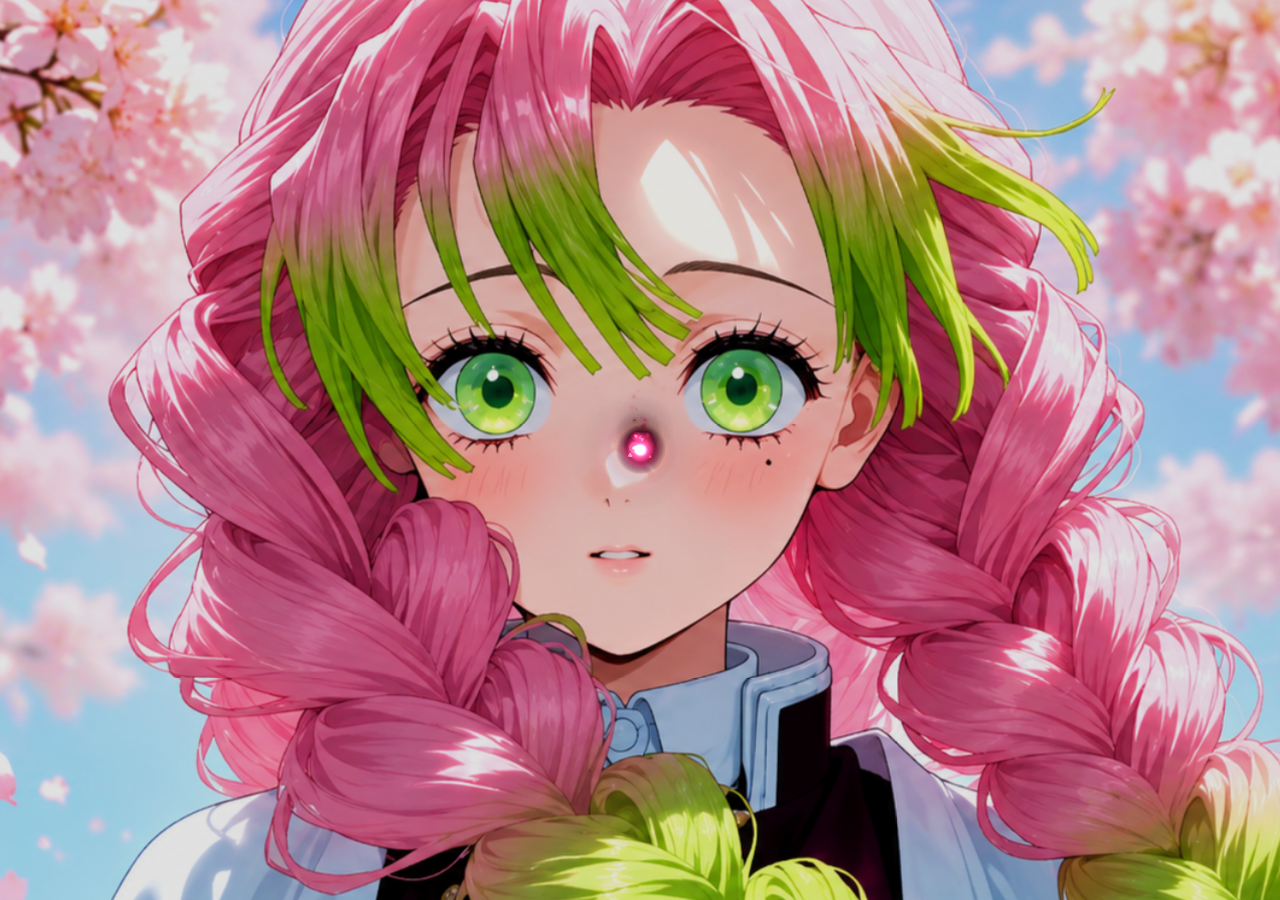
<file: demon-slayer/Love Breathing Cursor/index.html>
<!doctype html>
<html lang="en">
  <head>
    <meta charset="UTF-8" />
    <meta name="viewport" content="width=device-width, initial-scale=1.0" />
    <title>Love Breathing Cursor</title>
    <style>
      * {
        margin: 0;
        padding: 0;
        box-sizing: border-box;
      }
      html,
      body {
        width: 100%;
        height: 100%;
        overflow: hidden;
        background: #000;
        cursor: none;
        font-family: "Segoe UI", system-ui, sans-serif;
      }
      .bg {
        position: fixed;
        inset: 0;
        z-index: 0;
        background: radial-gradient(
          ellipse at 50% 60%,
          #1a0010 0%,
          #0a0008 45%,
          #000 100%
        );
      }
      .mitsuri-bg {
        position: fixed;
        top: -5%;
        left: -5%;
        width: 110%;
        height: 110%;
        z-index: 1;
        background-image: url("bg.png");
        background-size: cover;
        background-position: center;
        opacity: 0.89;
        pointer-events: none;
        will-change: transform;
        transition: opacity 0.3s;
      }
      body.aura-active .mitsuri-bg {
        opacity: 0.26;
      }
      #c {
        position: fixed;
        inset: 0;
        z-index: 10;
        pointer-events: none;
      }
      #hd {
        position: fixed;
        inset: 0;
        z-index: 9;
        pointer-events: none;
      }
    </style>
  </head>
  <body>
    <div class="bg"></div>
    <div class="mitsuri-bg" id="tbg"></div>
    <canvas id="hd"></canvas>
    <canvas id="c"></canvas>

    <script>
      (function () {
        "use strict";

        /* ── Canvas & DPR ── */
        const C = document.getElementById("c");
        const ctx = C.getContext("2d");
        const HD = document.getElementById("hd");
        const hctx = HD.getContext("2d");
        let W, H, dpr;

        function resize() {
          dpr = Math.min(devicePixelRatio || 1, 2);
          W = innerWidth;
          H = innerHeight;
          C.width = W * dpr;
          C.height = H * dpr;
          C.style.width = W + "px";
          C.style.height = H + "px";
          ctx.setTransform(dpr, 0, 0, dpr, 0, 0);
          HD.width = W * dpr;
          HD.height = H * dpr;
          HD.style.width = W + "px";
          HD.style.height = H + "px";
          hctx.setTransform(dpr, 0, 0, dpr, 0, 0);
        }
        addEventListener("resize", resize);
        resize();

        /* ── Math helpers ── */
        const lerp = (a, b, t) => a + (b - a) * t;
        const rand = (a, b) => a + Math.random() * (b - a);
        const randi = (a, b) => (a + Math.random() * (b - a)) | 0;
        const clamp = (v, a, b) => Math.max(a, Math.min(b, v));
        const TAU = Math.PI * 2;

        /* ══════════════════════════════════════════════════
   LOVE BREATHING COLOR SYSTEM
   Pink  → Magenta → Rose-gold → Soft Crimson → Pearl
══════════════════════════════════════════════════ */
        const LUT_R = new Uint8Array(256);
        const LUT_G = new Uint8Array(256);
        const LUT_B = new Uint8Array(256);
        (function () {
          const stops = [
            [0, [0, 0, 0]],
            [28, [40, 0, 18]],
            [65, [160, 20, 80]],
            [110, [230, 60, 120]],
            [150, [255, 100, 160]],
            [190, [255, 150, 180]],
            [225, [255, 200, 210]],
            [255, [255, 240, 245]],
          ];
          for (let i = 0; i < 256; i++) {
            for (let s = 0; s < stops.length - 1; s++) {
              const [t0, c0] = stops[s],
                [t1, c1] = stops[s + 1];
              if (i >= t0 && i <= t1) {
                const f = (i - t0) / (t1 - t0);
                LUT_R[i] = (c0[0] + (c1[0] - c0[0]) * f) | 0;
                LUT_G[i] = (c0[1] + (c1[1] - c0[1]) * f) | 0;
                LUT_B[i] = (c0[2] + (c1[2] - c0[2]) * f) | 0;
                break;
              }
            }
          }
        })();

        /* Rose-gold / warm crimson accent LUT */
        const GLUT_R = new Uint8Array(256);
        const GLUT_G = new Uint8Array(256);
        const GLUT_B = new Uint8Array(256);
        (function () {
          const stops = [
            [0, [0, 0, 0]],
            [45, [50, 10, 10]],
            [100, [160, 50, 30]],
            [155, [220, 110, 60]],
            [200, [255, 170, 100]],
            [255, [255, 220, 180]],
          ];
          for (let i = 0; i < 256; i++) {
            for (let s = 0; s < stops.length - 1; s++) {
              const [t0, c0] = stops[s],
                [t1, c1] = stops[s + 1];
              if (i >= t0 && i <= t1) {
                const f = (i - t0) / (t1 - t0);
                GLUT_R[i] = (c0[0] + (c1[0] - c0[0]) * f) | 0;
                GLUT_G[i] = (c0[1] + (c1[1] - c0[1]) * f) | 0;
                GLUT_B[i] = (c0[2] + (c1[2] - c0[2]) * f) | 0;
                break;
              }
            }
          }
        })();

        function loveColor(t, a) {
          const i = clamp(t * 255, 0, 255) | 0;
          return `rgba(${LUT_R[i]},${LUT_G[i]},${LUT_B[i]},${a})`;
        }
        function goldColor(t, a) {
          const i = clamp(t * 255, 0, 255) | 0;
          return `rgba(${GLUT_R[i]},${GLUT_G[i]},${GLUT_B[i]},${a})`;
        }

        /* ── Pointer state ── */
        const P = {
          x: W / 2,
          y: H / 2,
          tx: W / 2,
          ty: H / 2,
          px: W / 2,
          py: H / 2,
          vx: 0,
          vy: 0,
          speed: 0,
          lastMove: 0,
        };
        function setTarget(x, y) {
          P.tx = x;
          P.ty = y;
          P.lastMove = performance.now();
        }
        addEventListener("mousemove", (e) => setTarget(e.clientX, e.clientY));
        addEventListener(
          "touchmove",
          (e) => {
            if (e.touches.length)
              setTarget(e.touches[0].clientX, e.touches[0].clientY);
          },
          { passive: true },
        );

        addEventListener("mousedown", (e) => {
          document.body.classList.add("aura-active");
          burst(e.clientX, e.clientY);
        });
        addEventListener("mouseup", () =>
          document.body.classList.remove("aura-active"),
        );
        addEventListener("mouseleave", () =>
          document.body.classList.remove("aura-active"),
        );
        addEventListener(
          "touchstart",
          (e) => {
            document.body.classList.add("aura-active");
            if (e.touches.length) {
              setTarget(e.touches[0].clientX, e.touches[0].clientY);
              burst(P.tx, P.ty);
            }
          },
          { passive: true },
        );
        addEventListener("touchend", () =>
          document.body.classList.remove("aura-active"),
        );

        /* ══════════════════════════════════════════
   PARTICLE POOLS
══════════════════════════════════════════ */

        /* — Petal / sparkle motes — */
        const EMAX = 650;
        const embers = [];
        for (let i = 0; i < EMAX; i++) embers.push({ alive: false });
        let eHead = 0;
        function spawnEmber(x, y, vx, vy, life, sz, hot, gold, spin) {
          const e = embers[eHead % EMAX];
          eHead++;
          e.alive = true;
          e.x = x;
          e.y = y;
          e.vx = vx;
          e.vy = vy;
          e.age = 0;
          e.life = life;
          e.sz = sz;
          e.hot = hot;
          e.sway = rand(0.3, 1.3);
          e.phase = rand(0, TAU);
          e.grav = rand(-8, 22);
          e.gold = gold || false;
          e.rot = rand(0, TAU);
          e.rotSpd = spin || rand(-4, 4);
          e.isPetal = Math.random() < 0.35;
        }

        /* — Ribbon / silk wisps (replaces smoke) — */
        const SMAX = 320;
        const ribbons = [];
        for (let i = 0; i < SMAX; i++) ribbons.push({ alive: false });
        let sHead = 0;
        function spawnRibbon(x, y, vx, vy, r, life, gold) {
          const s = ribbons[sHead % SMAX];
          sHead++;
          s.alive = true;
          s.x = x;
          s.y = y;
          s.vx = vx;
          s.vy = vy;
          s.age = 0;
          s.life = life;
          s.r = r;
          s.gold = gold || false;
          s.wave = rand(0, TAU);
          s.waveSpd = rand(2, 5);
        }

        /* — Love energy puffs — */
        const FMAX = 360;
        const flames = [];
        for (let i = 0; i < FMAX; i++) flames.push({ alive: false });
        let fHead = 0;
        function spawnFlame(x, y, vx, vy, r, life, hot, gold) {
          const f = flames[fHead % FMAX];
          fHead++;
          f.alive = true;
          f.x = x;
          f.y = y;
          f.vx = vx;
          f.vy = vy;
          f.age = 0;
          f.life = life;
          f.r = r;
          f.hot = hot;
          f.gold = gold || false;
        }

        /* — Hearts (the signature element) — */
        const HMAX = 180;
        const hearts = [];
        for (let i = 0; i < HMAX; i++) hearts.push({ alive: false });
        let hHead = 0;
        function spawnHeart(x, y, vx, vy, r, life, hot, gold) {
          const h = hearts[hHead % HMAX];
          hHead++;
          h.alive = true;
          h.x = x;
          h.y = y;
          h.vx = vx;
          h.vy = vy;
          h.age = 0;
          h.life = life;
          h.r = r;
          h.hot = hot;
          h.gold = gold || false;
          h.rot = rand(0, TAU);
          h.rotSpd = rand(-2.5, 2.5);
          h.pulse = rand(0, TAU);
          h.pulseSpd = rand(3, 7);
        }

        /* — Sparkle stars — */
        const SPKMAX = 420;
        const sparks = [];
        for (let i = 0; i < SPKMAX; i++)
          sparks.push({ alive: false, px: 0, py: 0 });
        let spkHead = 0;
        function spawnSpark(x, y, vx, vy, life, bright, gold) {
          const s = sparks[spkHead % SPKMAX];
          spkHead++;
          s.alive = true;
          s.x = x;
          s.y = y;
          s.px = x;
          s.py = y;
          s.vx = vx;
          s.vy = vy;
          s.age = 0;
          s.life = life;
          s.bright = bright;
          s.gold = gold || false;
          s.star = Math.random() < 0.4;
        }

        /* — Shockwaves & flashes — */
        const waves = [];
        const flashes = [];

        /* — Ambient glow cells — */
        const HDMAX = 200;
        const hdCells = [];
        for (let i = 0; i < HDMAX; i++) hdCells.push({ alive: false });
        let hdHead = 0;
        function spawnHD(x, y, str, life) {
          const h = hdCells[hdHead % HDMAX];
          hdHead++;
          h.alive = true;
          h.x = x;
          h.y = y;
          h.str = str;
          h.age = 0;
          h.life = life;
        }

        /* — Trail points — */
        const TMAX = 75;
        const trail = [];

        /* ══════════════════════════════════════════
   DRAW PRIMITIVES
══════════════════════════════════════════ */

        /* Heart path — classic parametric heart, centered at (0,0), radius r */
        function heartPath(cx, cy, r, angle) {
          ctx.save();
          ctx.translate(cx, cy);
          ctx.rotate(angle);
          ctx.scale(r, r);
          ctx.beginPath();
          // top-left bump
          ctx.moveTo(0, -0.5);
          ctx.bezierCurveTo(0.5, -1.0, 1.05, -0.5, 0.0, 0.55);
          ctx.bezierCurveTo(-1.05, -0.5, -0.5, -1.0, 0.0, -0.5);
          ctx.closePath();
          ctx.restore();
        }

        /* 4-point star sparkle at (cx,cy) with outer radius r */
        function starPath(cx, cy, r, angle) {
          const ir = r * 0.38;
          ctx.save();
          ctx.translate(cx, cy);
          ctx.rotate(angle);
          ctx.beginPath();
          for (let i = 0; i < 8; i++) {
            const a = (i / 8) * TAU;
            const rad = i % 2 === 0 ? r : ir;
            i === 0
              ? ctx.moveTo(Math.cos(a) * rad, Math.sin(a) * rad)
              : ctx.lineTo(Math.cos(a) * rad, Math.sin(a) * rad);
          }
          ctx.closePath();
          ctx.restore();
        }

        /* ── Love Breathing Burst — First Form: Shivers of First Love ── */
        function burst(x, y) {
          waves.push({ x, y, r: 0, maxR: rand(190, 290), age: 0, life: 680 });
          flashes.push({ x, y, r: 0, maxR: rand(270, 410), age: 0, life: 560 });

          /* Heart volley in all directions */
          const HJETS = 20;
          for (let i = 0; i < HJETS; i++) {
            const a = (i / HJETS) * TAU + rand(-0.14, 0.14);
            const spd = rand(130, 390);
            const isGold = Math.random() < 0.28;
            spawnHeart(
              x,
              y,
              Math.cos(a) * spd,
              Math.sin(a) * spd,
              rand(14, 42),
              rand(420, 860),
              rand(0.65, 1.0),
              isGold,
            );
            spawnFlame(
              x,
              y,
              Math.cos(a) * spd * 0.48,
              Math.sin(a) * spd * 0.48,
              rand(20, 50),
              rand(340, 720),
              rand(0.6, 1.0),
              isGold,
            );
            if (i % 2 === 0)
              spawnRibbon(
                x + rand(-8, 8),
                y + rand(-8, 8),
                Math.cos(a) * spd * 0.2,
                Math.sin(a) * spd * 0.2 - rand(28, 58),
                rand(18, 36),
                rand(560, 900),
                isGold,
              );
          }

          /* Extra bloom of hearts at close range */
          for (let i = 0; i < 14; i++) {
            const a = rand(0, TAU),
              spd = rand(40, 130);
            spawnHeart(
              x + rand(-12, 12),
              y + rand(-12, 12),
              Math.cos(a) * spd,
              Math.sin(a) * spd - rand(20, 60),
              rand(6, 18),
              rand(600, 1100),
              rand(0.5, 0.9),
              Math.random() < 0.4,
            );
          }

          /* Sparkle / petal shower */
          for (let i = 0; i < 150; i++) {
            const a = rand(0, TAU),
              spd = rand(80, 520);
            spawnSpark(
              x,
              y,
              Math.cos(a) * spd,
              Math.sin(a) * spd,
              rand(300, 950),
              rand(0.7, 1.0),
              Math.random() < 0.3,
            );
          }

          /* Petal motes */
          for (let i = 0; i < 100; i++) {
            const a = rand(0, TAU) - Math.PI / 2,
              spd = rand(30, 210);
            spawnEmber(
              x,
              y,
              Math.cos(a) * spd,
              Math.sin(a) * spd - rand(40, 120),
              rand(550, 1350),
              rand(1.5, 3.8),
              rand(0.5, 1.0),
              Math.random() < 0.22,
              rand(-5, 5),
            );
          }

          spawnHD(x, y, rand(9, 15), rand(600, 1000));
        }

        /* ── Trail helpers ── */
        function addTrail(x, y, t) {
          if (trail.length >= TMAX) trail.shift();
          trail.push({ x, y, t });
        }

        /* ══════════════════════════════════════════
   MAIN LOOP
══════════════════════════════════════════ */
        let last = performance.now();
        let ambE = 0,
          ambF = 0,
          ambHD = 0,
          ambH = 0;

        function frame(now) {
          requestAnimationFrame(frame);
          const dt = Math.min(now - last, 33);
          last = now;
          const dtS = dt * 0.001;

          /* Pointer tracking */
          P.px = P.x;
          P.py = P.y;
          const ease = 1 - Math.pow(0.001, dtS * 5);
          P.x = lerp(P.x, P.tx, ease);
          P.y = lerp(P.y, P.ty, ease);
          P.vx = (P.x - P.px) / Math.max(dtS, 0.001);
          P.vy = (P.y - P.py) / Math.max(dtS, 0.001);
          P.speed = Math.hypot(P.vx, P.vy);

          /* Parallax bg */
          const bx = (P.tx / W - 0.5) * -34;
          const by = (P.ty / H - 0.5) * -34;
          document.getElementById("tbg").style.transform =
            `translate(${bx}px,${by}px) scale(1.08)`;

          /* Trail */
          addTrail(P.x, P.y, now);
          while (trail.length && now - trail[0].t > 400) trail.shift();

          const idle = now - P.lastMove;
          const moving = idle < 120;
          const speedFactor = clamp(P.speed / 300, 0, 1);

          /* ── Ambient emission ── */
          ambE -= dt;
          if (ambE <= 0) {
            ambE = moving ? rand(7, 20) : rand(26, 52);
            const n = moving ? randi(2, 5) : 1;
            for (let i = 0; i < n; i++) {
              const a = -Math.PI / 2 + rand(-1.1, 1.1);
              const spd = rand(14, 65) * (1 + speedFactor * 1.9);
              spawnEmber(
                P.x + rand(-5, 5),
                P.y + rand(-5, 5),
                Math.cos(a) * spd,
                Math.sin(a) * spd - rand(14, 44),
                rand(700, 1650),
                rand(1.0, 2.8),
                rand(0.4, 0.9),
                Math.random() < 0.12,
                rand(-3, 3),
              );
            }
          }

          ambF -= dt;
          if (ambF <= 0) {
            ambF = moving ? rand(10, 24) : rand(32, 62);
            const n = moving ? randi(2, 6) : randi(1, 3);
            for (let i = 0; i < n; i++) {
              const a = -Math.PI / 2 + rand(-1.1, 1.1);
              const spd = rand(11, 62) * (1 + speedFactor * 1.4);
              spawnFlame(
                P.x + rand(-6, 6),
                P.y + rand(-6, 6),
                Math.cos(a) * spd * 0.44,
                Math.sin(a) * spd - rand(8, 36),
                rand(8, 25) * (1 + speedFactor * 0.7),
                rand(155, 370),
                rand(0.4, 1.0),
                Math.random() < 0.09,
              );
            }
            if (Math.random() < (moving ? 0.38 : 0.09))
              spawnRibbon(
                P.x + rand(-8, 8),
                P.y - 8,
                rand(-13, 13),
                rand(-38, -12),
                rand(11, 23),
                rand(370, 660),
                false,
              );
          }

          /* Ambient hearts — float up gently */
          ambH -= dt;
          if (ambH <= 0) {
            ambH = moving ? rand(55, 130) : rand(180, 380);
            if (Math.random() < (moving ? 0.7 : 0.2)) {
              const a = -Math.PI / 2 + rand(-1.4, 1.4);
              const spd = rand(10, 55) * (1 + speedFactor * 1.2);
              spawnHeart(
                P.x + rand(-10, 10),
                P.y + rand(-10, 10),
                Math.cos(a) * spd,
                Math.sin(a) * spd - rand(5, 30),
                rand(5, 15),
                rand(600, 1300),
                rand(0.5, 0.95),
                Math.random() < 0.2,
              );
            }
          }

          ambHD -= dt;
          if (ambHD <= 0) {
            ambHD = rand(85, 165);
            spawnHD(
              P.x + rand(-16, 16),
              P.y + rand(-16, 16),
              rand(3, 6),
              rand(180, 370),
            );
          }

          /* Movement-triggered emission */
          if (moving && P.speed > 20) {
            const n = clamp((P.speed / 100) | 0, 1, 6);
            for (let i = 0; i < n; i++) {
              const t = Math.random();
              const sx = lerp(P.px, P.x, t),
                sy = lerp(P.py, P.y, t);
              const a = -Math.PI / 2 + rand(-1.2, 1.2);
              const spd = rand(26, 95) + speedFactor * 55;
              const isGold = Math.random() < 0.12;
              spawnFlame(
                sx + rand(-4, 4),
                sy + rand(-4, 4),
                P.vx * 0.1 + Math.cos(a) * spd * 0.4,
                -Math.abs(Math.sin(a) * spd) - rand(16, 48),
                rand(7, 19),
                rand(130, 310),
                rand(0.6, 1.0),
                isGold,
              );
              if (Math.random() < 0.44)
                spawnEmber(
                  sx,
                  sy,
                  P.vx * 0.07 + rand(-34, 34),
                  -rand(34, 118),
                  rand(480, 1100),
                  rand(1, 2.5),
                  rand(0.5, 1.0),
                  isGold,
                  rand(-3, 3),
                );
              if (P.speed > 120 && Math.random() < 0.26)
                spawnSpark(
                  sx,
                  sy,
                  P.vx * 0.18 + rand(-68, 68),
                  P.vy * 0.18 + rand(-68, 68),
                  rand(170, 460),
                  0.88,
                  isGold,
                );
              /* Hearts on fast sweeps */
              if (P.speed > 160 && Math.random() < 0.22) {
                const ha = Math.atan2(P.vy, P.vx) + rand(-0.6, 0.6);
                spawnHeart(
                  sx,
                  sy,
                  Math.cos(ha) * rand(50, 150),
                  Math.sin(ha) * rand(50, 150) - rand(10, 40),
                  rand(6, 16),
                  rand(240, 560),
                  rand(0.7, 1.0),
                  Math.random() < 0.18,
                );
              }
            }
          }

          /* ═══════════ DRAW ═══════════ */
          ctx.clearRect(0, 0, W, H);
          ctx.globalCompositeOperation = "lighter";

          /* ── Flashes — warm pink bloom ── */
          for (let i = flashes.length - 1; i >= 0; i--) {
            const f = flashes[i];
            f.age += dt;
            if (f.age >= f.life) {
              flashes.splice(i, 1);
              continue;
            }
            const tp = f.age / f.life;
            const r = lerp(0, f.maxR, Math.pow(tp, 0.28));
            const a = (1 - tp) * (1 - tp) * 0.34;
            const g = ctx.createRadialGradient(f.x, f.y, 0, f.x, f.y, r);
            g.addColorStop(0, `rgba(255,220,235,${a})`);
            g.addColorStop(0.25, `rgba(255,130,170,${a * 0.82})`);
            g.addColorStop(0.55, `rgba(200,40,100,${a * 0.48})`);
            g.addColorStop(0.8, `rgba(180,80,30,${a * 0.22})`);
            g.addColorStop(1, "rgba(0,0,0,0)");
            ctx.fillStyle = g;
            ctx.beginPath();
            ctx.arc(f.x, f.y, r, 0, TAU);
            ctx.fill();
          }

          /* ── Shockwaves — rose rings ── */
          for (let i = waves.length - 1; i >= 0; i--) {
            const w = waves[i];
            w.age += dt;
            if (w.age >= w.life) {
              waves.splice(i, 1);
              continue;
            }
            const tp = w.age / w.life;
            const r = lerp(0, w.maxR, Math.pow(tp, 0.5));
            const a = (1 - tp) * (1 - tp) * 0.78;
            const lw = lerp(7, 0.4, tp);
            ctx.beginPath();
            ctx.arc(w.x, w.y, r, 0, TAU);
            ctx.lineWidth = lw;
            ctx.strokeStyle = `rgba(255,110,160,${a})`;
            ctx.stroke();
            ctx.lineWidth = lw * 3;
            ctx.strokeStyle = `rgba(200,50,100,${a * 0.34})`;
            ctx.stroke();
            if (tp < 0.42) {
              const r2 = lerp(0, w.maxR * 0.44, tp / 0.42);
              ctx.beginPath();
              ctx.arc(w.x, w.y, r2, 0, TAU);
              ctx.lineWidth = lw * 0.6;
              ctx.strokeStyle = `rgba(255,190,80,${a * 0.58})`;
              ctx.stroke();
            }
          }

          /* ── Ribbon wisps (source-over, drawn under energy) ── */
          ctx.globalCompositeOperation = "source-over";
          for (let i = 0; i < SMAX; i++) {
            const s = ribbons[i];
            if (!s.alive) continue;
            s.age += dt;
            if (s.age >= s.life) {
              s.alive = false;
              continue;
            }
            s.wave += s.waveSpd * dtS;
            s.x += (s.vx + Math.sin(s.wave) * 18) * dtS;
            s.y += s.vy * dtS;
            s.vy -= dtS * 7;
            const tp = s.age / s.life;
            const r = s.r * (1 + tp * 1.25);
            const a = (1 - tp) * 0.12 * Math.sin(tp * Math.PI);
            const col = s.gold
              ? `rgba(255,190,100,${a})`
              : `rgba(220,80,140,${a * 0.8})`;
            const g = ctx.createRadialGradient(
              s.x,
              s.y,
              0,
              s.x,
              s.y,
              Math.max(1, r),
            );
            g.addColorStop(0, col);
            g.addColorStop(1, "rgba(0,0,0,0)");
            ctx.fillStyle = g;
            ctx.beginPath();
            ctx.arc(s.x, s.y, Math.max(1, r), 0, TAU);
            ctx.fill();
          }

          /* ── Love energy puffs ── */
          ctx.globalCompositeOperation = "lighter";
          for (let i = 0; i < FMAX; i++) {
            const f = flames[i];
            if (!f.alive) continue;
            f.age += dt;
            if (f.age >= f.life) {
              f.alive = false;
              continue;
            }
            f.x += f.vx * dtS;
            f.y += f.vy * dtS;
            f.vy -= dtS * 44;
            f.vx *= Math.pow(0.96, dtS * 60);
            f.vx += Math.sin(now * 0.006 + f.age * 0.009) * dtS * 28;
            const tp = f.age / f.life;
            const hotness = f.hot * (1 - tp);
            const r = f.r * (1 + tp * 0.3);
            const a = Math.sin(tp * Math.PI) * 0.68 * f.hot;
            const g = ctx.createRadialGradient(
              f.x,
              f.y,
              0,
              f.x,
              f.y,
              Math.max(1, r),
            );
            if (f.gold) {
              g.addColorStop(0, goldColor(hotness, a));
              g.addColorStop(0.45, goldColor(hotness * 0.6, a * 0.65));
              g.addColorStop(0.82, goldColor(hotness * 0.28, a * 0.26));
            } else {
              g.addColorStop(0, loveColor(hotness, a));
              g.addColorStop(0.45, loveColor(hotness * 0.6, a * 0.65));
              g.addColorStop(0.82, loveColor(hotness * 0.28, a * 0.26));
            }
            g.addColorStop(1, "rgba(0,0,0,0)");
            ctx.fillStyle = g;
            ctx.beginPath();
            ctx.arc(f.x, f.y, Math.max(1, r), 0, TAU);
            ctx.fill();
          }

          /* ── Hearts ── */
          for (let i = 0; i < HMAX; i++) {
            const h = hearts[i];
            if (!h.alive) continue;
            h.age += dt;
            if (h.age >= h.life) {
              h.alive = false;
              continue;
            }
            h.x += h.vx * dtS;
            h.y += h.vy * dtS;
            h.vy -= dtS * 38;
            h.vx *= Math.pow(0.97, dtS * 60);
            h.vx += Math.sin(now * 0.005 + h.age * 0.008) * dtS * 22;
            h.rot += h.rotSpd * dtS;
            h.pulse += h.pulseSpd * dtS;
            const tp = h.age / h.life;
            const hotness = h.hot * (1 - tp);
            const pulse = 1 + 0.08 * Math.sin(h.pulse);
            const r = h.r * (1 + tp * 0.18) * pulse;
            const a = Math.sin(tp * Math.PI) * 0.78 * h.hot;
            if (a < 0.01) continue;

            /* Outer glow */
            const glowR = r * 2.8;
            const gg = ctx.createRadialGradient(h.x, h.y, 0, h.x, h.y, glowR);
            if (h.gold) {
              gg.addColorStop(0, goldColor(hotness, a * 0.5));
              gg.addColorStop(1, "rgba(0,0,0,0)");
            } else {
              gg.addColorStop(0, loveColor(hotness, a * 0.45));
              gg.addColorStop(1, "rgba(0,0,0,0)");
            }
            ctx.fillStyle = gg;
            ctx.beginPath();
            ctx.arc(h.x, h.y, glowR, 0, TAU);
            ctx.fill();

            /* Heart fill */
            heartPath(h.x, h.y, r, h.rot);
            const hg = ctx.createRadialGradient(
              h.x,
              h.y - r * 0.1,
              0,
              h.x,
              h.y,
              r * 1.2,
            );
            if (h.gold) {
              hg.addColorStop(0, goldColor(1.0, a));
              hg.addColorStop(0.55, goldColor(0.7, a * 0.75));
              hg.addColorStop(1, goldColor(0.35, a * 0.3));
            } else {
              hg.addColorStop(0, loveColor(1.0, a));
              hg.addColorStop(0.55, loveColor(0.7, a * 0.75));
              hg.addColorStop(1, loveColor(0.35, a * 0.3));
            }
            ctx.fillStyle = hg;
            ctx.fill();
          }

          /* ── Trail — flowing love ribbon ── */
          if (trail.length >= 3) {
            for (let i = 1; i < trail.length; i++) {
              const age = (now - trail[i].t) / 400;
              const alpha = clamp(1 - age, 0, 1);
              if (alpha < 0.01) continue;
              const w = lerp(1.5, 10, 1 - age);
              ctx.beginPath();
              ctx.moveTo(trail[i - 1].x, trail[i - 1].y);
              ctx.lineTo(trail[i].x, trail[i].y);
              /* deep rose outer glow */
              ctx.lineWidth = w * 4.8;
              ctx.strokeStyle = `rgba(140,10,60,${alpha * 0.16})`;
              ctx.stroke();
              /* magenta mid */
              ctx.lineWidth = w * 2.9;
              ctx.strokeStyle = `rgba(240,60,130,${alpha * 0.3})`;
              ctx.stroke();
              /* rose-gold accent */
              ctx.lineWidth = w * 1.7;
              ctx.strokeStyle = `rgba(255,160,90,${alpha * 0.22})`;
              ctx.stroke();
              /* pink-white core */
              ctx.lineWidth = w * 1.1;
              ctx.strokeStyle = `rgba(255,190,210,${alpha * 0.62})`;
              ctx.stroke();
              /* pearl spine */
              ctx.lineWidth = Math.max(0.8, w * 0.44);
              ctx.strokeStyle = `rgba(255,240,248,${alpha * 0.94})`;
              ctx.stroke();
            }
          }

          /* ── Sparkle streaks & stars ── */
          for (let i = 0; i < SPKMAX; i++) {
            const s = sparks[i];
            if (!s.alive) continue;
            s.age += dt;
            if (s.age >= s.life) {
              s.alive = false;
              continue;
            }
            s.px = s.x;
            s.py = s.y;
            s.x += s.vx * dtS;
            s.y += s.vy * dtS;
            s.vy += 145 * dtS;
            s.vx *= Math.pow(0.89, dtS * 60);
            const tp = s.age / s.life;
            const a = clamp((1 - tp) * (1 - tp) * s.bright * 1.2, 0, 1);
            const hotness = 1 - tp * 0.52;

            if (s.star) {
              /* 4-point star instead of streak */
              const sr = clamp((1 - tp) * 3.5, 0.5, 4);
              const sa = Math.atan2(s.y - s.py, s.x - s.px) * 0.5;
              ctx.save();
              starPath(s.x, s.y, sr, now * 0.003 + s.bright * 5);
              ctx.fillStyle = s.gold
                ? goldColor(hotness, a)
                : loveColor(hotness, a);
              ctx.fill();
              ctx.restore();
            } else {
              const tlen = Math.hypot(s.x - s.px, s.y - s.py);
              const slen = clamp(tlen, 2, 20);
              const ang = Math.atan2(s.y - s.py, s.x - s.px);
              ctx.setTransform(dpr, 0, 0, dpr, s.x, s.y);
              ctx.rotate(ang + Math.PI);
              ctx.beginPath();
              ctx.moveTo(0, 0);
              ctx.lineTo(slen, 0);
              const gc = ctx.createLinearGradient(0, 0, slen, 0);
              if (s.gold) {
                gc.addColorStop(0, goldColor(hotness, a));
                gc.addColorStop(1, goldColor(hotness * 0.35, 0));
              } else {
                gc.addColorStop(0, loveColor(hotness, a));
                gc.addColorStop(1, loveColor(hotness * 0.35, 0));
              }
              ctx.strokeStyle = gc;
              ctx.lineWidth = clamp(2 - tp * 1.5, 0.4, 2);
              ctx.stroke();
              ctx.strokeStyle = s.gold
                ? goldColor(hotness, a * 0.24)
                : loveColor(hotness, a * 0.24);
              ctx.lineWidth = clamp(2 - tp * 1.5, 0.4, 2) * 2.2;
              ctx.stroke();
            }
          }
          ctx.setTransform(dpr, 0, 0, dpr, 0, 0);

          /* ── Petal / sparkle motes ── */
          for (let i = 0; i < EMAX; i++) {
            const e = embers[i];
            if (!e.alive) continue;
            e.age += dt;
            if (e.age >= e.life) {
              e.alive = false;
              continue;
            }
            e.x += e.vx * dtS + Math.sin(now * 0.0032 + e.phase) * e.sway * dtS;
            e.y += e.vy * dtS;
            e.vy += e.grav * dtS;
            e.vx *= Math.pow(0.976, dtS * 60);
            e.rot += e.rotSpd * dtS;
            const tp = e.age / e.life;
            const hotness = e.hot * (1 - tp * 0.62);
            const a = (1 - tp) * (1 - tp) * 0.93;
            const r = e.sz * (1 - tp * 0.28);
            if (r < 0.4) continue;

            if (e.isPetal) {
              /* Tiny ellipse for petal shape */
              ctx.save();
              ctx.translate(e.x, e.y);
              ctx.rotate(e.rot);
              ctx.scale(1, 0.55);
              ctx.beginPath();
              ctx.arc(0, 0, Math.max(0.4, r), 0, TAU);
              ctx.fillStyle = e.gold
                ? goldColor(hotness, a)
                : loveColor(hotness, a);
              ctx.fill();
              /* soft glow */
              ctx.scale(1, 1 / 0.55);
              ctx.scale(2.2, 2.2);
              ctx.beginPath();
              ctx.arc(0, 0, Math.max(0.4, r), 0, TAU);
              ctx.fillStyle = e.gold
                ? goldColor(clamp(hotness, 0, 1), a * 0.22)
                : loveColor(clamp(hotness, 0, 1), a * 0.22);
              ctx.fill();
              ctx.restore();
            } else {
              ctx.fillStyle = e.gold
                ? goldColor(hotness, a)
                : loveColor(hotness, a);
              ctx.beginPath();
              ctx.arc(e.x, e.y, Math.max(0.4, r), 0, TAU);
              ctx.fill();
              ctx.fillStyle = e.gold
                ? goldColor(clamp(hotness, 0, 1), a * 0.26)
                : loveColor(clamp(hotness, 0, 1), a * 0.26);
              ctx.beginPath();
              ctx.arc(e.x, e.y, Math.max(0.4, r * 2.3), 0, TAU);
              ctx.fill();
            }
          }

          /* ── Cursor tip — Love Breathing core ── */
          {
            /* Mitsuri's love-breathing rhythm: gentle, warm, organic */
            const breathe =
              0.87 +
              0.09 * Math.sin(now * 0.0092) +
              0.055 * Math.sin(now * 0.022 + 1.2) +
              0.035 * Math.sin(now * 0.039 + 2.5);
            const jx = Math.sin(now * 0.017) * 0.9;
            const jy = Math.sin(now * 0.014 + 1.9) * 0.9;
            const cx = P.x + jx,
              cy = P.y + jy;

            /* Far outer rosy aura */
            const vg = ctx.createRadialGradient(
              cx,
              cy,
              0,
              cx,
              cy,
              78 * breathe,
            );
            vg.addColorStop(0, `rgba(255,80,140,0.16)`);
            vg.addColorStop(0.5, `rgba(180,20,80,0.06)`);
            vg.addColorStop(1, `rgba(0,0,0,0)`);
            ctx.fillStyle = vg;
            ctx.beginPath();
            ctx.arc(cx, cy, 78 * breathe, 0, TAU);
            ctx.fill();

            /* Rose-gold warmth ring */
            const rg = ctx.createRadialGradient(
              cx,
              cy,
              16 * breathe,
              cx,
              cy,
              46 * breathe,
            );
            rg.addColorStop(0, "rgba(0,0,0,0)");
            rg.addColorStop(0.5, `rgba(255,160,80,0.11)`);
            rg.addColorStop(1, "rgba(0,0,0,0)");
            ctx.fillStyle = rg;
            ctx.beginPath();
            ctx.arc(cx, cy, 46 * breathe, 0, TAU);
            ctx.fill();

            /* Mid magenta bloom */
            const mg = ctx.createRadialGradient(
              cx,
              cy - 1.8,
              0,
              cx,
              cy,
              32 * breathe,
            );
            mg.addColorStop(0, `rgba(255,180,220,0.84)`);
            mg.addColorStop(0.28, `rgba(255,80,150,0.70)`);
            mg.addColorStop(0.65, `rgba(160,20,80,0.32)`);
            mg.addColorStop(1, "rgba(0,0,0,0)");
            ctx.fillStyle = mg;
            ctx.beginPath();
            ctx.arc(cx, cy - 1.8, 32 * breathe, 0, TAU);
            ctx.fill();

            /* Inner pink-white hot core */
            const hg = ctx.createRadialGradient(
              cx,
              cy,
              0,
              cx,
              cy,
              10 * breathe,
            );
            hg.addColorStop(0, `rgba(255,245,250,1)`);
            hg.addColorStop(0.38, `rgba(255,200,225,0.94)`);
            hg.addColorStop(0.72, `rgba(255,110,160,0.52)`);
            hg.addColorStop(1, "rgba(140,10,60,0)");
            ctx.fillStyle = hg;
            ctx.beginPath();
            ctx.arc(cx, cy, 10 * breathe, 0, TAU);
            ctx.fill();

            /* Orbiting hearts around cursor */
            const orbitA = now * 0.0022;
            const oa = {
              x: cx + Math.cos(orbitA) * 16 * breathe,
              y: cy + Math.sin(orbitA) * 16 * breathe,
            };
            const ob = {
              x: cx + Math.cos(orbitA + TAU / 3) * 14 * breathe,
              y: cy + Math.sin(orbitA + TAU / 3) * 14 * breathe,
            };
            const oc = {
              x: cx + Math.cos(orbitA + (2 * TAU) / 3) * 14 * breathe,
              y: cy + Math.sin(orbitA + (2 * TAU) / 3) * 14 * breathe,
            };

            const orbitHot = 0.9;
            const orbitAlpha = 0.62 * breathe;

            /* Heart A — pink */
            heartPath(oa.x, oa.y, 4.5 * breathe, orbitA * 0.4);
            ctx.fillStyle = loveColor(orbitHot, orbitAlpha);
            ctx.fill();

            /* Heart B — rose-gold */
            heartPath(ob.x, ob.y, 3.5 * breathe, orbitA * 0.4 + 1);
            ctx.fillStyle = goldColor(orbitHot, orbitAlpha * 0.85);
            ctx.fill();

            /* Heart C — magenta */
            heartPath(oc.x, oc.y, 3.0 * breathe, orbitA * 0.4 + 2);
            ctx.fillStyle = loveColor(0.75, orbitAlpha * 0.7);
            ctx.fill();

            /* Tiny pearl center */
            ctx.fillStyle = `rgba(255,255,255,${breathe * 0.96})`;
            ctx.beginPath();
            ctx.arc(cx, cy, 2.4 * breathe, 0, TAU);
            ctx.fill();
          }

          ctx.globalCompositeOperation = "source-over";

          /* ── Ambient glow layer on HD canvas ── */
          hctx.clearRect(0, 0, W, H);
          for (let i = 0; i < HDMAX; i++) {
            const h = hdCells[i];
            if (!h.alive) continue;
            h.age += dt;
            if (h.age >= h.life) {
              h.alive = false;
              continue;
            }
            const tp = h.age / h.life;
            const r = h.str * 17 * (1 - tp * 0.34);
            const a = (1 - tp) * 0.1;
            const g = hctx.createRadialGradient(h.x, h.y, 0, h.x, h.y, r);
            g.addColorStop(0, `rgba(255,100,160,${a})`);
            g.addColorStop(0.5, `rgba(180,30,90,${a * 0.4})`);
            g.addColorStop(1, "rgba(0,0,0,0)");
            hctx.fillStyle = g;
            hctx.beginPath();
            hctx.arc(h.x, h.y, r, 0, TAU);
            hctx.fill();
          }
        }

        requestAnimationFrame(frame);
      })();
    </script>
  </body>
</html>
</file>
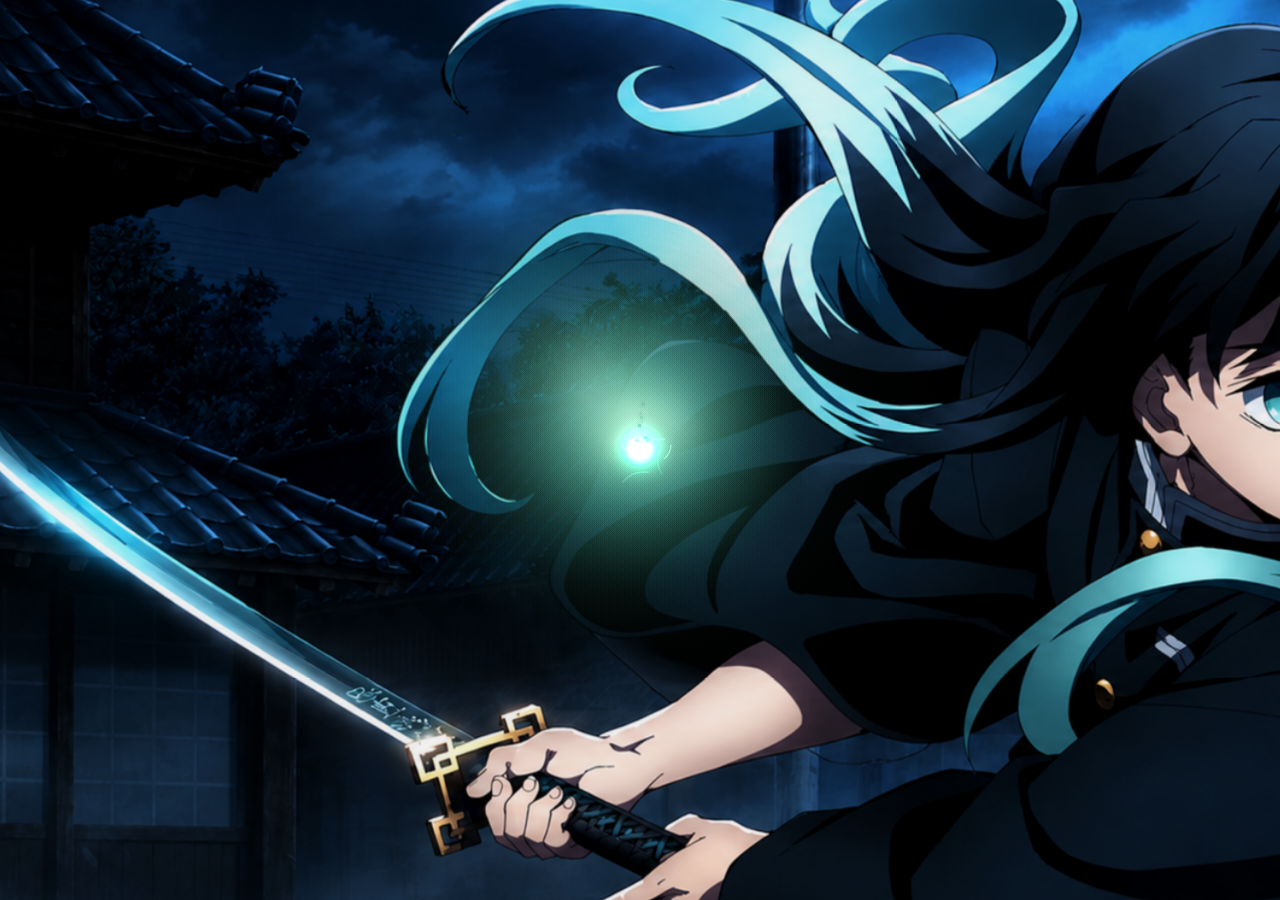
<file: demon-slayer/Mist Breathing Cursor/index.html>
<!doctype html>
<html lang="en">
  <head>
    <meta charset="UTF-8" />
    <meta name="viewport" content="width=device-width, initial-scale=1.0" />
    <title>Mist Breathing Cursor</title>
    <style>
      * {
        margin: 0;
        padding: 0;
        box-sizing: border-box;
      }
      html,
      body {
        width: 100%;
        height: 100%;
        overflow: hidden;
        background: #000;
        cursor: none;
        font-family: "Segoe UI", system-ui, sans-serif;
      }
      .bg {
        position: fixed;
        inset: 0;
        z-index: 0;
        background: radial-gradient(
          ellipse at 50% 38%,
          #020f0d 0%,
          #010807 42%,
          #000 100%
        );
      }
      .muichiro-bg {
        position: fixed;
        top: -5%;
        left: -5%;
        width: 110%;
        height: 110%;
        z-index: 1;
        background-image: url("bg.png");
        background-size: cover;
        background-position: center;
        opacity: 0.95;
        pointer-events: none;
        will-change: transform;
        transition: opacity 0.4s;
      }
      body.aura-active .muichiro-bg {
        opacity: 0.18;
      }
      #c {
        position: fixed;
        inset: 0;
        z-index: 10;
        pointer-events: none;
      }
      #hd {
        position: fixed;
        inset: 0;
        z-index: 9;
        pointer-events: none;
      }
    </style>
  </head>
  <body>
    <div class="bg"></div>
    <div class="muichiro-bg" id="tbg"></div>
    <canvas id="hd"></canvas>
    <canvas id="c"></canvas>

    <script>
      (function () {
        "use strict";

        /* ── Canvas & DPR ── */
        const C = document.getElementById("c");
        const ctx = C.getContext("2d");
        const HD = document.getElementById("hd");
        const hctx = HD.getContext("2d");
        const tbg = document.getElementById("tbg"); // cached — no per-frame DOM query
        let W, H, dpr;

        function resize() {
          dpr = Math.min(devicePixelRatio || 1, 2);
          W = innerWidth;
          H = innerHeight;
          C.width = W * dpr;
          C.height = H * dpr;
          C.style.width = W + "px";
          C.style.height = H + "px";
          ctx.setTransform(dpr, 0, 0, dpr, 0, 0);
          HD.width = W * dpr;
          HD.height = H * dpr;
          HD.style.width = W + "px";
          HD.style.height = H + "px";
          hctx.setTransform(dpr, 0, 0, dpr, 0, 0);
        }
        addEventListener("resize", resize);
        resize();

        /* ── Math helpers ── */
        const lerp = (a, b, t) => a + (b - a) * t;
        const rand = (a, b) => a + Math.random() * (b - a);
        const randi = (a, b) => (a + Math.random() * (b - a)) | 0;
        const clamp = (v, a, b) => Math.max(a, Math.min(b, v));
        const TAU = Math.PI * 2;
        const PI = Math.PI;

        /* ── Fast sin/cos lookup table (4096 entries) ── */
        const SIN_N = 4096;
        const SIN_TAB = new Float32Array(SIN_N);
        const COS_TAB = new Float32Array(SIN_N);
        for (let i = 0; i < SIN_N; i++) {
          SIN_TAB[i] = Math.sin((i / SIN_N) * TAU);
          COS_TAB[i] = Math.cos((i / SIN_N) * TAU);
        }
        const SIN_SCALE = SIN_N / TAU;
        function fsin(a) {
          return SIN_TAB[(a * SIN_SCALE) & (SIN_N - 1 + SIN_N) & (SIN_N - 1)];
        }
        function fcos(a) {
          return COS_TAB[(a * SIN_SCALE) & (SIN_N - 1 + SIN_N) & (SIN_N - 1)];
        }

        /* ── Precomputed friction constants at 60fps baseline ── */
        /* Instead of Math.pow(base, dtS*60) every frame, precompute for dtS≈0.01667 */
        /* We store per-particle friction as a precomputed scalar updated only when dtS changes */
        const FRIC_BLOB = Math.pow(0.988, 1); // per frame at 60fps (dtS*60=1)
        const FRIC_FIL = Math.pow(0.908, 1);
        const FRIC_DROP = Math.pow(0.974, 1);
        const FRIC_SLASH = Math.pow(0.972, 1);
        /* We scale friction by actual dtS*60 linearly — close enough for smooth results */
        /* actual_fric = base ^ (dtS*60)  ≈  1 - (1-base)*(dtS*60)  for small differences */
        /* Precompute per-frame: store delta=(1-base) then fric = 1 - delta*ratio */
        const DFRIC_BLOB = 1 - FRIC_BLOB;
        const DFRIC_FIL = 1 - FRIC_FIL;
        const DFRIC_DROP = 1 - FRIC_DROP;
        const DFRIC_SLASH = 1 - FRIC_SLASH;

        /* ════════════════════════════════════════════
         COLOR SYSTEM — Precomputed string tables
         Zero string building during render loop
      ════════════════════════════════════════════ */

        /* Build LUT byte arrays */
        const LUT_R = new Uint8Array(256),
          LUT_G = new Uint8Array(256),
          LUT_B = new Uint8Array(256);
        (function () {
          const stops = [
            [0, [0, 0, 0]],
            [22, [2, 10, 10]],
            [55, [8, 38, 36]],
            [95, [20, 90, 82]],
            [135, [55, 155, 138]],
            [172, [100, 210, 185]],
            [210, [152, 251, 203]],
            [240, [200, 255, 230]],
            [255, [230, 255, 245]],
          ];
          for (let i = 0; i < 256; i++)
            for (let s = 0; s < stops.length - 1; s++) {
              const [t0, c0] = stops[s],
                [t1, c1] = stops[s + 1];
              if (i >= t0 && i <= t1) {
                const f = (i - t0) / (t1 - t0);
                LUT_R[i] = (c0[0] + (c1[0] - c0[0]) * f) | 0;
                LUT_G[i] = (c0[1] + (c1[1] - c0[1]) * f) | 0;
                LUT_B[i] = (c0[2] + (c1[2] - c0[2]) * f) | 0;
                break;
              }
            }
        })();

        const VLUT_R = new Uint8Array(256),
          VLUT_G = new Uint8Array(256),
          VLUT_B = new Uint8Array(256);
        (function () {
          const stops = [
            [0, [0, 0, 0]],
            [35, [5, 18, 18]],
            [80, [25, 70, 68]],
            [130, [80, 165, 155]],
            [180, [160, 230, 218]],
            [220, [210, 250, 240]],
            [255, [240, 255, 252]],
          ];
          for (let i = 0; i < 256; i++)
            for (let s = 0; s < stops.length - 1; s++) {
              const [t0, c0] = stops[s],
                [t1, c1] = stops[s + 1];
              if (i >= t0 && i <= t1) {
                const f = (i - t0) / (t1 - t0);
                VLUT_R[i] = (c0[0] + (c1[0] - c0[0]) * f) | 0;
                VLUT_G[i] = (c0[1] + (c1[1] - c0[1]) * f) | 0;
                VLUT_B[i] = (c0[2] + (c1[2] - c0[2]) * f) | 0;
                break;
              }
            }
        })();

        /* Precomputed color string tables at 64 alpha levels × 256 t-values would be too much RAM.
         Instead use a fast inline builder with numeric rounding cached. */
        /* Key optimization: round alpha to 2dp to reduce unique gradient stop strings */
        function mistColor(t, a) {
          const i = (t * 255 + 0.5) | 0;
          const ii = i < 0 ? 0 : i > 255 ? 255 : i;
          return `rgba(${LUT_R[ii]},${LUT_G[ii]},${LUT_B[ii]},${((a * 100 + 0.5) | 0) / 100})`;
        }
        function vaporColor(t, a) {
          const i = (t * 255 + 0.5) | 0;
          const ii = i < 0 ? 0 : i > 255 ? 255 : i;
          return `rgba(${VLUT_R[ii]},${VLUT_G[ii]},${VLUT_B[ii]},${((a * 100 + 0.5) | 0) / 100})`;
        }

        /* Frequently reused static color strings — avoid repeated construction */
        const COL_ZERO = "rgba(0,0,0,0)";

        /* ── Pointer state ── */
        const P = {
          x: W / 2,
          y: H / 2,
          tx: W / 2,
          ty: H / 2,
          px: W / 2,
          py: H / 2,
          vx: 0,
          vy: 0,
          speed: 0,
          lastMove: 0,
        };
        function setTarget(x, y) {
          P.tx = x;
          P.ty = y;
          P.lastMove = performance.now();
        }
        addEventListener("mousemove", (e) => setTarget(e.clientX, e.clientY));
        addEventListener(
          "touchmove",
          (e) => {
            if (e.touches.length)
              setTarget(e.touches[0].clientX, e.touches[0].clientY);
          },
          { passive: true },
        );
        addEventListener("mousedown", (e) => {
          document.body.classList.add("aura-active");
          burst(e.clientX, e.clientY);
        });
        addEventListener("mouseup", () =>
          document.body.classList.remove("aura-active"),
        );
        addEventListener("mouseleave", () =>
          document.body.classList.remove("aura-active"),
        );
        addEventListener(
          "touchstart",
          (e) => {
            document.body.classList.add("aura-active");
            if (e.touches.length) {
              setTarget(e.touches[0].clientX, e.touches[0].clientY);
              burst(P.tx, P.ty);
            }
          },
          { passive: true },
        );
        addEventListener("touchend", () =>
          document.body.classList.remove("aura-active"),
        );

        /* ════════════════════════════════════════════
         PARTICLE POOLS  (flat object arrays, pre-allocated)
      ════════════════════════════════════════════ */

        /* — Volumetric mist blobs — */
        const BMAX = 220; // reduced from 280: same visual density, less work
        const blobs = new Array(BMAX);
        for (let i = 0; i < BMAX; i++)
          blobs[i] = {
            alive: false,
            x: 0,
            y: 0,
            vx: 0,
            vy: 0,
            age: 0,
            life: 1,
            r: 0,
            density: 0,
            vapor: false,
            turbX: 0,
            turbY: 0,
            turbVx: 0,
            turbVy: 0, // accumulated turbulence state
            driftFreq: 1,
            phase: 0,
            growRate: 0.2,
            dissipate: 0.8,
          };
        let bHead = 0;
        function spawnBlob(x, y, vx, vy, r, life, density, vapor) {
          const b = blobs[bHead % BMAX];
          bHead++;
          b.alive = true;
          b.x = x;
          b.y = y;
          b.vx = vx;
          b.vy = vy;
          b.age = 0;
          b.life = life;
          b.r = r;
          b.density = density;
          b.vapor = !!vapor;
          b.turbX = 0;
          b.turbY = 0;
          b.turbVx = rand(-0.8, 0.8);
          b.turbVy = rand(-0.5, 0.5); // initial turbulence vel
          b.driftFreq = rand(0.4, 1.4);
          b.phase = rand(0, TAU);
          b.growRate = rand(0.12, 0.38);
          b.dissipate = rand(0.6, 0.95);
        }

        /* — Mist filaments — */
        const FMAX = 280; // reduced from 360
        const filaments = new Array(FMAX);
        for (let i = 0; i < FMAX; i++)
          filaments[i] = {
            alive: false,
            x: 0,
            y: 0,
            px: 0,
            py: 0,
            vx: 0,
            vy: 0,
            age: 0,
            life: 1,
            bright: 0,
            vapor: false,
            sway: 0,
            swayFreq: 1,
            phase: 0,
          };
        let fHead = 0;
        function spawnFilament(x, y, vx, vy, life, bright, vapor) {
          const s = filaments[fHead % FMAX];
          fHead++;
          s.alive = true;
          s.x = x;
          s.y = y;
          s.px = x;
          s.py = y;
          s.vx = vx;
          s.vy = vy;
          s.age = 0;
          s.life = life;
          s.bright = bright;
          s.vapor = !!vapor;
          s.sway = rand(0.3, 1.1);
          s.swayFreq = rand(0.8, 2.2);
          s.phase = rand(0, TAU);
        }

        /* — Mist veils — */
        const VMAX = 65; // reduced from 80
        const veils = new Array(VMAX);
        for (let i = 0; i < VMAX; i++)
          veils[i] = {
            alive: false,
            x: 0,
            y: 0,
            vx: 0,
            vy: 0,
            age: 0,
            life: 1,
            r: 0,
            density: 0,
            phase: 0,
            waveAmp: 0,
            waveFreq: 1,
          };
        let vHead = 0;
        function spawnVeil(x, y, vx, vy, r, life, density) {
          const v = veils[vHead % VMAX];
          vHead++;
          v.alive = true;
          v.x = x;
          v.y = y;
          v.vx = vx;
          v.vy = vy;
          v.age = 0;
          v.life = life;
          v.r = r;
          v.density = density;
          v.phase = rand(0, TAU);
          v.waveAmp = rand(8, 28);
          v.waveFreq = rand(0.5, 1.6);
        }

        /* — Mist slashes — */
        const SLMAX = 120; // reduced from 140
        const slashes = new Array(SLMAX);
        for (let i = 0; i < SLMAX; i++)
          slashes[i] = {
            alive: false,
            x: 0,
            y: 0,
            vx: 0,
            vy: 0,
            angle: 0,
            r: 0,
            arcSpan: 0,
            age: 0,
            life: 1,
            hot: 0,
            vapor: false,
            spin: 0,
            growRate: 0,
          };
        let slHead = 0;
        function spawnSlash(x, y, angle, speed, r, arcSpan, life, hot, vapor) {
          const s = slashes[slHead % SLMAX];
          slHead++;
          s.alive = true;
          s.x = x;
          s.y = y;
          s.vx = Math.cos(angle) * speed;
          s.vy = Math.sin(angle) * speed;
          s.angle = angle;
          s.r = r;
          s.arcSpan = arcSpan;
          s.age = 0;
          s.life = life;
          s.hot = hot;
          s.vapor = !!vapor;
          s.spin = rand(-2.2, 2.2);
          s.growRate = rand(0.08, 0.22);
        }

        /* — Condensation droplets — */
        const DMAX = 380; // reduced from 520
        const droplets = new Array(DMAX);
        for (let i = 0; i < DMAX; i++)
          droplets[i] = {
            alive: false,
            x: 0,
            y: 0,
            vx: 0,
            vy: 0,
            age: 0,
            life: 1,
            sz: 0,
            density: 0,
            sway: 0,
            phase: 0,
            grav: 0,
            vapor: false,
            rot: 0,
            rotSpd: 0,
            isStreak: false,
          };
        let dHead = 0;
        function spawnDroplet(x, y, vx, vy, life, sz, density, vapor) {
          const e = droplets[dHead % DMAX];
          dHead++;
          e.alive = true;
          e.x = x;
          e.y = y;
          e.vx = vx;
          e.vy = vy;
          e.age = 0;
          e.life = life;
          e.sz = sz;
          e.density = density;
          e.sway = rand(0.4, 1.6);
          e.phase = rand(0, TAU);
          e.grav = rand(-18, 12);
          e.vapor = !!vapor;
          e.rot = rand(0, TAU);
          e.rotSpd = rand(-1.5, 1.5);
          e.isStreak = Math.random() < 0.28;
        }

        /* — Ripple waves & flashes — */
        const waves = [],
          flashes = [];

        /* — HD shimmer cells — */
        const HDMAX = 140; // reduced from 180
        const hdCells = new Array(HDMAX);
        for (let i = 0; i < HDMAX; i++)
          hdCells[i] = { alive: false, x: 0, y: 0, str: 0, age: 0, life: 1 };
        let hdHead = 0;
        function spawnHD(x, y, str, life) {
          const h = hdCells[hdHead % HDMAX];
          hdHead++;
          h.alive = true;
          h.x = x;
          h.y = y;
          h.str = str;
          h.age = 0;
          h.life = life;
        }

        /* — Trail — */
        const TMAX = 80;
        const trail = [];

        /* ════════════════════════════════════════════
         DRAW PRIMITIVES
      ════════════════════════════════════════════ */

        /* Mist slash — crescent arc shape */
        function drawSlash(cx, cy, r, baseAngle, arcSpan, hot, vapor, alpha) {
          ctx.save();
          ctx.translate(cx, cy);
          ctx.rotate(baseAngle);
          ctx.beginPath();
          const halfSpan = arcSpan * 0.5;
          ctx.arc(0, 0, r, -halfSpan, halfSpan);
          ctx.arc(
            r * 0.36,
            0,
            r * 0.74,
            halfSpan + 0.08,
            -halfSpan - 0.08,
            true,
          );
          ctx.closePath();
          const g = ctx.createRadialGradient(0, 0, 0, 0, 0, r);
          if (vapor) {
            g.addColorStop(0, vaporColor(hot, alpha));
            g.addColorStop(0.5, vaporColor(hot * 0.65, alpha * 0.55));
            g.addColorStop(1, COL_ZERO);
          } else {
            g.addColorStop(0, mistColor(hot, alpha));
            g.addColorStop(0.5, mistColor(hot * 0.65, alpha * 0.55));
            g.addColorStop(1, COL_ZERO);
          }
          ctx.fillStyle = g;
          ctx.fill();
          ctx.lineWidth = r * 0.055 > 0.5 ? r * 0.055 : 0.5;
          ctx.strokeStyle = vaporColor(0.95, alpha * 0.45);
          ctx.beginPath();
          ctx.arc(0, 0, r, -halfSpan, halfSpan);
          ctx.stroke();
          ctx.restore();
        }

        /* Volumetric blob — SINGLE radial gradient with 5 stops (was 3 separate draws)
         Merging 3 passes into 1 cuts radialGradient creates from 3/blob to 1/blob  */
        function drawBlob(b, alpha) {
          const tp = b.age / b.life;
          const r = b.r * (1 + tp * b.growRate * 3.5);
          if (r < 2) return;
          const hazeR = r * 2.8;
          const hazeA = alpha * 0.08 * b.density;
          const bodyA = alpha * 0.22 * b.density;
          const coreA =
            r > 12 && b.density > 0.4 ? alpha * 0.18 * b.density : 0;

          const g = ctx.createRadialGradient(b.x, b.y, 0, b.x, b.y, hazeR);
          if (b.vapor) {
            g.addColorStop(0, vaporColor(1.0, coreA + bodyA * 1.2));
            g.addColorStop(0.2, vaporColor(0.88, bodyA * 0.9));
            g.addColorStop(0.4, vaporColor(0.72, bodyA * 0.55));
            g.addColorStop(0.65, vaporColor(0.5, hazeA));
            g.addColorStop(0.82, vaporColor(0.35, hazeA * 0.45));
            g.addColorStop(1, COL_ZERO);
          } else {
            g.addColorStop(0, mistColor(1.0, coreA + bodyA * 1.2));
            g.addColorStop(0.2, mistColor(0.85, bodyA * 0.9));
            g.addColorStop(0.4, mistColor(0.68, bodyA * 0.55));
            g.addColorStop(0.65, mistColor(0.52, hazeA));
            g.addColorStop(0.82, mistColor(0.35, hazeA * 0.45));
            g.addColorStop(1, COL_ZERO);
          }
          ctx.fillStyle = g;
          ctx.beginPath();
          ctx.arc(b.x, b.y, hazeR, 0, TAU);
          ctx.fill();
        }

        /* ════════════════════════════════════════════
         BURST — Mist Breathing click effect
      ════════════════════════════════════════════ */
        function burst(x, y) {
          waves.push({ x, y, r: 0, maxR: rand(220, 340), age: 0, life: 900 });
          waves.push({
            x,
            y,
            r: 0,
            maxR: rand(130, 200),
            age: 0,
            life: 680,
            delay: 110,
          });
          waves.push({
            x,
            y,
            r: 0,
            maxR: rand(60, 110),
            age: 0,
            life: 480,
            delay: 200,
          });
          flashes.push({ x, y, r: 0, maxR: rand(280, 440), age: 0, life: 600 });

          const SLASHES = 16;
          for (let i = 0; i < SLASHES; i++) {
            const a = (i / SLASHES) * TAU + rand(-0.1, 0.1);
            const spd = rand(100, 320);
            const isV = Math.random() < 0.3;
            const arc = rand(0.8, 2.0) * (Math.random() < 0.5 ? 1 : -1);
            spawnSlash(
              x,
              y,
              a,
              spd,
              rand(22, 52),
              arc,
              rand(500, 950),
              rand(0.7, 1.0),
              isV,
            );
            const ca = Math.cos(a),
              sa = Math.sin(a);
            for (let k = 0; k < 3; k++) {
              const da = rand(-0.4, 0.4);
              spawnBlob(
                x + Math.cos(a + da) * rand(10, 60),
                y + Math.sin(a + da) * rand(10, 60),
                ca * spd * rand(0.08, 0.35),
                sa * spd * rand(0.08, 0.35) - rand(5, 25),
                rand(28, 72),
                rand(900, 1800),
                rand(0.55, 0.9),
                isV,
              );
            }
          }
          for (let i = 0; i < 22; i++) {
            const a = rand(0, TAU),
              spd = rand(20, 140);
            spawnBlob(
              x + rand(-20, 20),
              y + rand(-20, 20),
              Math.cos(a) * spd,
              Math.sin(a) * spd - rand(15, 55),
              rand(40, 110),
              rand(1100, 2400),
              rand(0.65, 1.0),
              Math.random() < 0.25,
            );
          }
          for (let i = 0; i < 8; i++) {
            const a = (i / 8) * TAU;
            spawnVeil(
              x + Math.cos(a) * rand(20, 80),
              y + Math.sin(a) * rand(20, 80),
              Math.cos(a) * rand(10, 40),
              Math.sin(a) * rand(10, 40) - rand(5, 20),
              rand(90, 200),
              rand(1500, 3000),
              rand(0.18, 0.42),
            );
          }
          for (let i = 0; i < 180; i++) {
            const a = rand(0, TAU),
              spd = rand(60, 480);
            spawnFilament(
              x,
              y,
              Math.cos(a) * spd,
              Math.sin(a) * spd,
              rand(300, 1100),
              rand(0.55, 0.92),
              Math.random() < 0.28,
            );
          }
          for (let i = 0; i < 130; i++) {
            const a = rand(0, TAU),
              spd = rand(25, 200);
            spawnDroplet(
              x,
              y,
              Math.cos(a) * spd,
              Math.sin(a) * spd - rand(20, 80),
              rand(600, 1600),
              rand(1.0, 3.2),
              rand(0.5, 1.0),
              Math.random() < 0.22,
            );
          }
          spawnHD(x, y, rand(10, 16), rand(700, 1200));
        }

        /* Trail helper */
        function addTrail(x, y, t) {
          if (trail.length >= TMAX) trail.shift();
          trail.push({ x, y, t });
        }

        /* ════════════════════════════════════════════
         MAIN LOOP
      ════════════════════════════════════════════ */
        let last = performance.now();
        let ambB = 0,
          ambF = 0,
          ambV = 0,
          ambD = 0,
          ambHD = 0,
          ambSl = 0;
        let hdFrame = 0; // HD canvas skip-frame counter

        /* Precompute ease constant — update only when dtS changes significantly */
        let lastDtS = 0,
          easeK = 0;

        function frame(now) {
          requestAnimationFrame(frame);
          const dt = now - last < 33 ? now - last : 33;
          last = now;
          const dtS = dt * 0.001;

          /* Friction scalars for this frame (linear approx: 1 - delta*ratio) */
          const ratio = dtS * 60;
          const fricBlob = 1 - DFRIC_BLOB * ratio;
          const fricFil = 1 - DFRIC_FIL * ratio;
          const fricDrop = 1 - DFRIC_DROP * ratio;
          const fricSlash = 1 - DFRIC_SLASH * ratio;

          /* Pointer tracking */
          P.px = P.x;
          P.py = P.y;
          /* Cache ease computation — Math.pow only when dtS changes */
          if (Math.abs(dtS - lastDtS) > 0.0001) {
            easeK = 1 - Math.pow(0.001, dtS * 5);
            lastDtS = dtS;
          }
          P.x = lerp(P.x, P.tx, easeK);
          P.y = lerp(P.y, P.ty, easeK);
          P.vx = (P.x - P.px) / (dtS > 0.0001 ? dtS : 0.0001);
          P.vy = (P.y - P.py) / (dtS > 0.0001 ? dtS : 0.0001);
          P.speed = Math.hypot(P.vx, P.vy);

          /* Parallax — cached DOM ref */
          const bx = (P.tx / W - 0.5) * -30;
          const by = (P.ty / H - 0.5) * -30;
          tbg.style.transform = `translate(${bx | 0}px,${by | 0}px) scale(1.08)`;

          addTrail(P.x, P.y, now);
          while (trail.length && now - trail[0].t > 420) trail.shift();

          const idle = now - P.lastMove;
          const moving = idle < 150;
          const speedFactor = P.speed < 280 ? P.speed / 280 : 1;

          /* ── Ambient emission ── */
          ambB -= dt;
          if (ambB <= 0) {
            ambB = moving ? rand(12, 30) : rand(35, 70);
            const n = moving ? randi(2, 5) : randi(1, 2);
            for (let i = 0; i < n; i++) {
              const a = -PI * 0.5 + rand(-1.4, 1.4);
              const spd = rand(8, 45) * (1 + speedFactor * 1.6);
              spawnBlob(
                P.x + rand(-8, 8),
                P.y + rand(-8, 8),
                Math.cos(a) * spd,
                Math.sin(a) * spd - rand(5, 28),
                rand(22, 58),
                rand(800, 2000),
                rand(0.35, 0.82),
                Math.random() < 0.15,
              );
            }
          }
          ambV -= dt;
          if (ambV <= 0) {
            ambV = moving ? rand(60, 140) : rand(140, 280);
            if (Math.random() < (moving ? 0.7 : 0.35)) {
              const a = rand(0, TAU),
                spd = rand(4, 22) * (1 + speedFactor * 0.8);
              spawnVeil(
                P.x + rand(-20, 20),
                P.y + rand(-20, 20),
                Math.cos(a) * spd,
                Math.sin(a) * spd - rand(3, 12),
                rand(60, 140),
                rand(1200, 2800),
                rand(0.1, 0.28),
              );
            }
          }
          ambF -= dt;
          if (ambF <= 0) {
            ambF = moving ? rand(10, 28) : rand(32, 68);
            const n = moving ? randi(2, 5) : randi(1, 2);
            for (let i = 0; i < n; i++) {
              const a = rand(0, TAU),
                spd = rand(18, 85) * (1 + speedFactor * 1.5);
              spawnFilament(
                P.x + rand(-6, 6),
                P.y + rand(-6, 6),
                Math.cos(a) * spd,
                Math.sin(a) * spd - rand(5, 25),
                rand(300, 900),
                rand(0.4, 0.85),
                Math.random() < 0.12,
              );
            }
          }
          ambD -= dt;
          if (ambD <= 0) {
            ambD = moving ? rand(10, 26) : rand(30, 62);
            const n = moving ? randi(2, 4) : 1;
            for (let i = 0; i < n; i++) {
              const a = -PI * 0.5 + rand(-1.2, 1.2),
                spd = rand(8, 50) * (1 + speedFactor * 1.8);
              spawnDroplet(
                P.x + rand(-6, 6),
                P.y + rand(-6, 6),
                Math.cos(a) * spd,
                Math.sin(a) * spd - rand(8, 30),
                rand(600, 1400),
                rand(0.8, 2.2),
                rand(0.4, 0.88),
                Math.random() < 0.1,
              );
            }
          }
          ambSl -= dt;
          if (ambSl <= 0) {
            ambSl = moving ? rand(55, 130) : rand(180, 400);
            if (Math.random() < (moving ? 0.65 : 0.18)) {
              const a = rand(0, TAU);
              spawnSlash(
                P.x + rand(-10, 10),
                P.y + rand(-10, 10),
                a,
                rand(15, 60),
                rand(8, 20),
                rand(0.6, 1.8) * (Math.random() < 0.5 ? 1 : -1),
                rand(280, 620),
                rand(0.45, 0.85),
                Math.random() < 0.2,
              );
            }
          }
          ambHD -= dt;
          if (ambHD <= 0) {
            ambHD = rand(85, 170);
            spawnHD(
              P.x + rand(-18, 18),
              P.y + rand(-18, 18),
              rand(3, 6),
              rand(200, 420),
            );
          }

          /* Movement-triggered */
          if (moving && P.speed > 20) {
            const n =
              P.speed < 90 ? 1 : P.speed < 180 ? 2 : P.speed < 270 ? 4 : 6;
            for (let i = 0; i < n; i++) {
              const t = Math.random();
              const sx = P.px + (P.x - P.px) * t,
                sy = P.py + (P.y - P.py) * t;
              const isV = Math.random() < 0.12;
              spawnBlob(
                sx + rand(-6, 6),
                sy + rand(-6, 6),
                P.vx * rand(0.04, 0.14) + rand(-18, 18),
                P.vy * rand(0.04, 0.14) - rand(8, 32),
                rand(14, 44),
                rand(500, 1200),
                rand(0.38, 0.78),
                isV,
              );
              if (Math.random() < 0.5) {
                const ta = Math.atan2(-P.vy, -P.vx) + rand(-0.7, 0.7);
                spawnFilament(
                  sx,
                  sy,
                  Math.cos(ta) * rand(30, 100) + P.vx * 0.08,
                  Math.sin(ta) * rand(30, 100) + P.vy * 0.08,
                  rand(200, 600),
                  rand(0.5, 0.9),
                  isV,
                );
              }
              if (Math.random() < 0.44)
                spawnDroplet(
                  sx,
                  sy,
                  P.vx * 0.06 + rand(-28, 28),
                  -rand(22, 90),
                  rand(400, 1000),
                  rand(0.7, 1.8),
                  rand(0.45, 0.88),
                  isV,
                );
              if (P.speed > 140 && Math.random() < 0.3) {
                const sa = Math.atan2(P.vy, P.vx) + rand(-0.6, 0.6);
                spawnSlash(
                  sx,
                  sy,
                  sa,
                  rand(50, 140),
                  rand(8, 20),
                  rand(0.5, 1.5),
                  rand(200, 520),
                  rand(0.6, 1.0),
                  isV,
                );
              }
            }
          }

          /* ═══════════════ DRAW ═══════════════ */
          ctx.clearRect(0, 0, W, H);
          ctx.globalCompositeOperation = "lighter";

          /* Flashes */
          for (let i = flashes.length - 1; i >= 0; i--) {
            const f = flashes[i];
            f.age += dt;
            if (f.age >= f.life) {
              flashes.splice(i, 1);
              continue;
            }
            const tp = f.age / f.life;
            const r = f.maxR * Math.pow(tp, 0.24);
            const a = (1 - tp) * (1 - tp) * 0.26;
            const g = ctx.createRadialGradient(f.x, f.y, 0, f.x, f.y, r);
            g.addColorStop(
              0,
              `rgba(210,255,238,${((a * 100 + 0.5) | 0) / 100})`,
            );
            g.addColorStop(
              0.2,
              `rgba(100,240,200,${((a * 0.72 * 100 + 0.5) | 0) / 100})`,
            );
            g.addColorStop(
              0.5,
              `rgba(30,130,110,${((a * 0.42 * 100 + 0.5) | 0) / 100})`,
            );
            g.addColorStop(
              0.8,
              `rgba(5,50,40,${((a * 0.18 * 100 + 0.5) | 0) / 100})`,
            );
            g.addColorStop(1, COL_ZERO);
            ctx.fillStyle = g;
            ctx.beginPath();
            ctx.arc(f.x, f.y, r, 0, TAU);
            ctx.fill();
          }

          /* Ripple waves */
          for (let i = waves.length - 1; i >= 0; i--) {
            const w = waves[i];
            if (w.delay && w.delay > 0) {
              w.delay -= dt;
              continue;
            }
            w.age += dt;
            if (w.age >= w.life) {
              waves.splice(i, 1);
              continue;
            }
            const tp = w.age / w.life;
            const r = w.maxR * Math.pow(tp, 0.42);
            const a = (1 - tp) * (1 - tp) * 0.65;
            const lw = lerp(5.5, 0.3, tp);
            ctx.beginPath();
            ctx.arc(w.x, w.y, r * 1.12, 0, TAU);
            ctx.lineWidth = lw * 3.8;
            ctx.strokeStyle = `rgba(50,160,130,${((a * 0.22 * 100 + 0.5) | 0) / 100})`;
            ctx.stroke();
            ctx.beginPath();
            ctx.arc(w.x, w.y, r, 0, TAU);
            ctx.lineWidth = lw;
            ctx.strokeStyle = `rgba(130,230,200,${((a * 100 + 0.5) | 0) / 100})`;
            ctx.stroke();
            ctx.lineWidth = lw * 2.5;
            ctx.strokeStyle = `rgba(60,180,150,${((a * 0.3 * 100 + 0.5) | 0) / 100})`;
            ctx.stroke();
            if (tp < 0.5) {
              const ta = a * (1 - tp / 0.5);
              ctx.lineWidth = lw * 0.5;
              ctx.strokeStyle = `rgba(210,255,240,${((ta * 0.7 * 100 + 0.5) | 0) / 100})`;
              ctx.stroke();
            }
          }

          /* Veils — source-over */
          ctx.globalCompositeOperation = "source-over";
          for (let i = 0; i < VMAX; i++) {
            const v = veils[i];
            if (!v.alive) continue;
            v.age += dt;
            if (v.age >= v.life) {
              v.alive = false;
              continue;
            }
            v.x +=
              (v.vx +
                Math.sin(now * 0.001 * v.waveFreq + v.phase) * v.waveAmp) *
              dtS;
            v.y += v.vy * dtS;
            v.vy -= dtS * 2.8;
            v.vx *= fricBlob;
            const tp = v.age / v.life;
            const r = v.r * (1 + tp * 0.9);
            const a = Math.sin(tp * PI) * v.density * 0.09;
            if (a < 0.004) continue;
            const g = ctx.createRadialGradient(
              v.x,
              v.y,
              0,
              v.x,
              v.y,
              r < 2 ? 2 : r,
            );
            g.addColorStop(0, mistColor(0.72, a * 1.3));
            g.addColorStop(0.4, mistColor(0.52, a * 0.7));
            g.addColorStop(0.75, mistColor(0.28, a * 0.25));
            g.addColorStop(1, COL_ZERO);
            ctx.fillStyle = g;
            ctx.beginPath();
            ctx.arc(v.x, v.y, r < 2 ? 2 : r, 0, TAU);
            ctx.fill();
          }

          /* Blobs — source-over, single-gradient draw */
          ctx.globalCompositeOperation = "source-over";
          for (let i = 0; i < BMAX; i++) {
            const b = blobs[i];
            if (!b.alive) continue;
            b.age += dt;
            if (b.age >= b.life) {
              b.alive = false;
              continue;
            }

            /* Lightweight turbulence via accumulated offset — no trig per blob per frame */
            /* Turbulence velocity slowly changes driven by a single global time phase */
            b.turbVx +=
              (Math.sin(now * 0.00082 + b.phase) * 0.6 - b.turbVx * 0.04) *
              dtS *
              8;
            b.turbVy +=
              (Math.cos(now * 0.00068 + b.phase * 1.3) * 0.4 -
                b.turbVy * 0.04) *
              dtS *
              8;
            b.x += (b.vx + b.turbVx * 18) * dtS;
            b.y += b.vy * dtS;
            b.vy -= dtS * 3.5;
            b.vx *= fricBlob;

            const tp = b.age / b.life;
            const env = Math.pow(Math.sin(tp * PI), b.dissipate);
            if (env < 0.008) continue;
            drawBlob(b, env);
          }

          /* Slashes */
          ctx.globalCompositeOperation = "lighter";
          for (let i = 0; i < SLMAX; i++) {
            const s = slashes[i];
            if (!s.alive) continue;
            s.age += dt;
            if (s.age >= s.life) {
              s.alive = false;
              continue;
            }
            s.x += s.vx * dtS;
            s.y += s.vy * dtS;
            s.vy -= dtS * 16;
            s.vx *= fricSlash;
            s.angle += s.spin * dtS;
            const tp = s.age / s.life;
            const hotness = s.hot * (1 - tp);
            const r = s.r * (1 + tp * s.growRate * 4);
            const a = Math.sin(tp * PI) * 0.76 * s.hot;
            if (a < 0.02) continue;
            const gr = r * 2.2;
            const gg = ctx.createRadialGradient(s.x, s.y, 0, s.x, s.y, gr);
            gg.addColorStop(
              0,
              s.vapor
                ? vaporColor(hotness, a * 0.3)
                : mistColor(hotness, a * 0.3),
            );
            gg.addColorStop(1, COL_ZERO);
            ctx.fillStyle = gg;
            ctx.beginPath();
            ctx.arc(s.x, s.y, gr, 0, TAU);
            ctx.fill();
            drawSlash(
              s.x,
              s.y,
              r,
              s.angle,
              Math.abs(s.arcSpan),
              hotness,
              s.vapor,
              a,
            );
          }

          /* Trail */
          if (trail.length >= 3) {
            for (let i = 1; i < trail.length; i++) {
              const age = (now - trail[i].t) / 420;
              const alpha = 1 - age;
              if (alpha < 0.01) continue;
              const w = 1.4 + 8.6 * (1 - age);
              ctx.beginPath();
              ctx.moveTo(trail[i - 1].x, trail[i - 1].y);
              ctx.lineTo(trail[i].x, trail[i].y);
              const a2 = ((alpha * 100 + 0.5) | 0) / 100;
              ctx.lineWidth = w * 5.2;
              ctx.strokeStyle = `rgba(8,55,48,${((alpha * 0.14 * 100 + 0.5) | 0) / 100})`;
              ctx.stroke();
              ctx.lineWidth = w * 3.0;
              ctx.strokeStyle = `rgba(40,170,140,${((alpha * 0.28 * 100 + 0.5) | 0) / 100})`;
              ctx.stroke();
              ctx.lineWidth = w * 1.7;
              ctx.strokeStyle = `rgba(100,230,190,${((alpha * 0.36 * 100 + 0.5) | 0) / 100})`;
              ctx.stroke();
              ctx.lineWidth = w * 1.0;
              ctx.strokeStyle = `rgba(170,248,215,${((alpha * 0.65 * 100 + 0.5) | 0) / 100})`;
              ctx.stroke();
              ctx.lineWidth = w * 0.42 > 0.7 ? w * 0.42 : 0.7;
              ctx.strokeStyle = `rgba(228,255,242,${((alpha * 0.96 * 100 + 0.5) | 0) / 100})`;
              ctx.stroke();
            }
          }

          /* Filaments — use setTransform for efficiency */
          for (let i = 0; i < FMAX; i++) {
            const f = filaments[i];
            if (!f.alive) continue;
            f.age += dt;
            if (f.age >= f.life) {
              f.alive = false;
              continue;
            }
            f.px = f.x;
            f.py = f.y;
            f.x +=
              f.vx * dtS +
              Math.sin(now * 0.001 * f.swayFreq + f.phase) * f.sway * 12 * dtS;
            f.y += f.vy * dtS;
            f.vy += 65 * dtS;
            f.vx *= fricFil;
            const tp = f.age / f.life;
            const a = (1 - tp) * (1 - tp) * f.bright * 1.1;
            if (a < 0.01) continue;
            const hot = 1 - tp * 0.48;
            const tlen = Math.hypot(f.x - f.px, f.y - f.py);
            const slen = tlen < 1.5 ? 1.5 : tlen > 24 ? 24 : tlen;
            const ang = Math.atan2(f.y - f.py, f.x - f.px);
            ctx.setTransform(dpr, 0, 0, dpr, f.x, f.y);
            ctx.rotate(ang + PI);
            ctx.beginPath();
            ctx.moveTo(0, 0);
            ctx.lineTo(slen, 0);
            const gc = ctx.createLinearGradient(0, 0, slen, 0);
            gc.addColorStop(
              0,
              f.vapor ? vaporColor(hot, a) : mistColor(hot, a),
            );
            gc.addColorStop(
              1,
              f.vapor ? vaporColor(hot * 0.28, 0) : mistColor(hot * 0.28, 0),
            );
            const lw = 1.8 - tp * 1.3;
            ctx.strokeStyle = gc;
            ctx.lineWidth = lw < 0.3 ? 0.3 : lw;
            ctx.stroke();
            ctx.strokeStyle = f.vapor
              ? vaporColor(hot, a * 0.18)
              : mistColor(hot, a * 0.18);
            ctx.lineWidth = (lw < 0.3 ? 0.3 : lw) * 2.8;
            ctx.stroke();
          }
          ctx.setTransform(dpr, 0, 0, dpr, 0, 0);

          /* Droplets — source-over */
          ctx.globalCompositeOperation = "source-over";
          for (let i = 0; i < DMAX; i++) {
            const e = droplets[i];
            if (!e.alive) continue;
            e.age += dt;
            if (e.age >= e.life) {
              e.alive = false;
              continue;
            }
            e.x += e.vx * dtS + Math.sin(now * 0.0008 + e.phase) * e.sway * dtS;
            e.y += e.vy * dtS;
            e.vy += e.grav * dtS;
            e.vx *= fricDrop;
            e.rot += e.rotSpd * dtS;
            const tp = e.age / e.life;
            const hotness = e.density * (1 - tp * 0.55);
            const a = (1 - tp) * (1 - tp) * 0.86;
            const r = e.sz * (1 - tp * 0.22);
            if (r < 0.3 || a < 0.01) continue;
            if (e.isStreak) {
              ctx.save();
              ctx.translate(e.x, e.y);
              ctx.rotate(e.rot);
              ctx.scale(1, 0.42);
              ctx.beginPath();
              ctx.arc(0, 0, r < 0.3 ? 0.3 : r, 0, TAU);
              ctx.fillStyle = e.vapor
                ? vaporColor(hotness, a)
                : mistColor(hotness, a);
              ctx.fill();
              ctx.scale(1, 1 / 0.42);
              ctx.scale(2.4, 2.4);
              ctx.beginPath();
              ctx.arc(0, 0, r < 0.3 ? 0.3 : r, 0, TAU);
              ctx.fillStyle = e.vapor
                ? vaporColor(hotness, a * 0.18)
                : mistColor(hotness, a * 0.18);
              ctx.fill();
              ctx.restore();
            } else {
              ctx.fillStyle = e.vapor
                ? vaporColor(hotness, a)
                : mistColor(hotness, a);
              ctx.beginPath();
              ctx.arc(e.x, e.y, r < 0.3 ? 0.3 : r, 0, TAU);
              ctx.fill();
              ctx.fillStyle = e.vapor
                ? vaporColor(hotness, a * 0.2)
                : mistColor(hotness, a * 0.2);
              const r2 = r * 2.6;
              ctx.beginPath();
              ctx.arc(e.x, e.y, r2, 0, TAU);
              ctx.fill();
            }
          }

          /* ── Cursor tip — Mist Breathing vortex core ── */
          {
            const bv =
              0.88 +
              0.07 * Math.sin(now * 0.0078) +
              0.048 * Math.sin(now * 0.019 + 1.1) +
              0.032 * Math.sin(now * 0.034 + 2.4);
            const jx = Math.sin(now * 0.016) * 0.85;
            const jy = Math.sin(now * 0.013 + 1.7) * 0.85;
            const cx = P.x + jx,
              cy = P.y + jy;

            ctx.globalCompositeOperation = "lighter";

            /* Far outer aura */
            const vg = ctx.createRadialGradient(cx, cy, 0, cx, cy, 82 * bv);
            vg.addColorStop(0, `rgba(40,160,120,0.14)`);
            vg.addColorStop(0.4, `rgba(15,85,65,0.06)`);
            vg.addColorStop(1, COL_ZERO);
            ctx.fillStyle = vg;
            ctx.beginPath();
            ctx.arc(cx, cy, 82 * bv, 0, TAU);
            ctx.fill();

            /* Rotating mist tendrils */
            const swirlA = now * 0.0018;
            ctx.lineCap = "round";
            for (let k = 0; k < 5; k++) {
              const sa = swirlA + (k / 5) * TAU;
              const sR1 = (14 + k * 3.5) * bv;
              const sR2 = sR1 * 1.55;
              const sxs = cx + Math.cos(sa) * sR1,
                sys = cy + Math.sin(sa) * sR1;
              const sxe = cx + Math.cos(sa + 0.85) * sR2,
                sye = cy + Math.sin(sa + 0.85) * sR2;
              const mpx = (sxs + sxe) * 0.5 - (sye - sys) * 0.28;
              const mpy = (sys + sye) * 0.5 + (sxe - sxs) * 0.28;
              ctx.beginPath();
              ctx.moveTo(sxs, sys);
              ctx.quadraticCurveTo(mpx, mpy, sxe, sye);
              ctx.lineWidth = (1.2 + k * 0.18) * bv;
              ctx.strokeStyle =
                k % 2 === 0
                  ? `rgba(200,255,232,${(((0.28 - k * 0.04) * bv * 100 + 0.5) | 0) / 100})`
                  : `rgba(90,210,168,${(((0.22 - k * 0.03) * bv * 100 + 0.5) | 0) / 100})`;
              ctx.stroke();
            }

            /* Mid mint bloom */
            const mg = ctx.createRadialGradient(
              cx,
              cy - 1.5,
              0,
              cx,
              cy,
              32 * bv,
            );
            mg.addColorStop(0, `rgba(185,255,225,0.80)`);
            mg.addColorStop(0.25, `rgba(100,235,190,0.65)`);
            mg.addColorStop(0.58, `rgba(38,155,120,0.28)`);
            mg.addColorStop(1, COL_ZERO);
            ctx.fillStyle = mg;
            ctx.beginPath();
            ctx.arc(cx, cy - 1.5, 32 * bv, 0, TAU);
            ctx.fill();

            /* Teal haze ring */
            const rg = ctx.createRadialGradient(
              cx,
              cy,
              16 * bv,
              cx,
              cy,
              48 * bv,
            );
            rg.addColorStop(0, COL_ZERO);
            rg.addColorStop(0.5, `rgba(60,200,155,0.10)`);
            rg.addColorStop(1, COL_ZERO);
            ctx.fillStyle = rg;
            ctx.beginPath();
            ctx.arc(cx, cy, 48 * bv, 0, TAU);
            ctx.fill();

            /* Inner core */
            const hg = ctx.createRadialGradient(cx, cy, 0, cx, cy, 10 * bv);
            hg.addColorStop(0, `rgba(240,255,248,1)`);
            hg.addColorStop(0.32, `rgba(175,248,220,0.94)`);
            hg.addColorStop(0.68, `rgba(60,195,150,0.50)`);
            hg.addColorStop(1, `rgba(10,80,60,0)`);
            ctx.fillStyle = hg;
            ctx.beginPath();
            ctx.arc(cx, cy, 10 * bv, 0, TAU);
            ctx.fill();

            /* Orbiting slash fragments */
            const orbitA = now * 0.002;
            for (let k = 0; k < 3; k++) {
              const oa = orbitA + (k / 3) * TAU;
              const orR = (14 + k * 2) * bv;
              const ox = cx + Math.cos(oa) * orR,
                oy = cy + Math.sin(oa) * orR;
              const oAlp = (0.48 - k * 0.08) * bv;
              const oSz = (3.5 - k * 0.4) * bv;
              if (oAlp > 0.04) {
                ctx.save();
                ctx.globalAlpha = oAlp;
                drawSlash(
                  ox,
                  oy,
                  oSz,
                  oa + PI * 0.5,
                  1.2,
                  0.9,
                  k % 2 === 0,
                  0.8,
                );
                ctx.globalAlpha = 1;
                ctx.restore();
              }
            }

            /* Center */
            ctx.fillStyle = `rgba(245,255,252,${((bv * 0.97 * 100 + 0.5) | 0) / 100})`;
            ctx.beginPath();
            ctx.arc(cx, cy, 2.3 * bv, 0, TAU);
            ctx.fill();
          }

          ctx.globalCompositeOperation = "source-over";

          /* ── HD canvas — render every other frame (imperceptible, halves cost) ── */
          hdFrame++;
          if (hdFrame & 1) {
            hctx.clearRect(0, 0, W, H);
            for (let i = 0; i < HDMAX; i++) {
              const h = hdCells[i];
              if (!h.alive) continue;
              h.age += dt * 2; // advance 2 frames worth since we skip
              if (h.age >= h.life) {
                h.alive = false;
                continue;
              }
              const tp = h.age / h.life;
              const r = h.str * 20 * (1 - tp * 0.38);
              const a = (1 - tp) * 0.085;
              const g = hctx.createRadialGradient(h.x, h.y, 0, h.x, h.y, r);
              g.addColorStop(
                0,
                `rgba(80,210,168,${((a * 100 + 0.5) | 0) / 100})`,
              );
              g.addColorStop(
                0.5,
                `rgba(30,120,95,${((a * 0.38 * 100 + 0.5) | 0) / 100})`,
              );
              g.addColorStop(1, COL_ZERO);
              hctx.fillStyle = g;
              hctx.beginPath();
              hctx.arc(h.x, h.y, r, 0, TAU);
              hctx.fill();
            }
          }
        }

        requestAnimationFrame(frame);
      })();
    </script>
  </body>
</html>
</file>
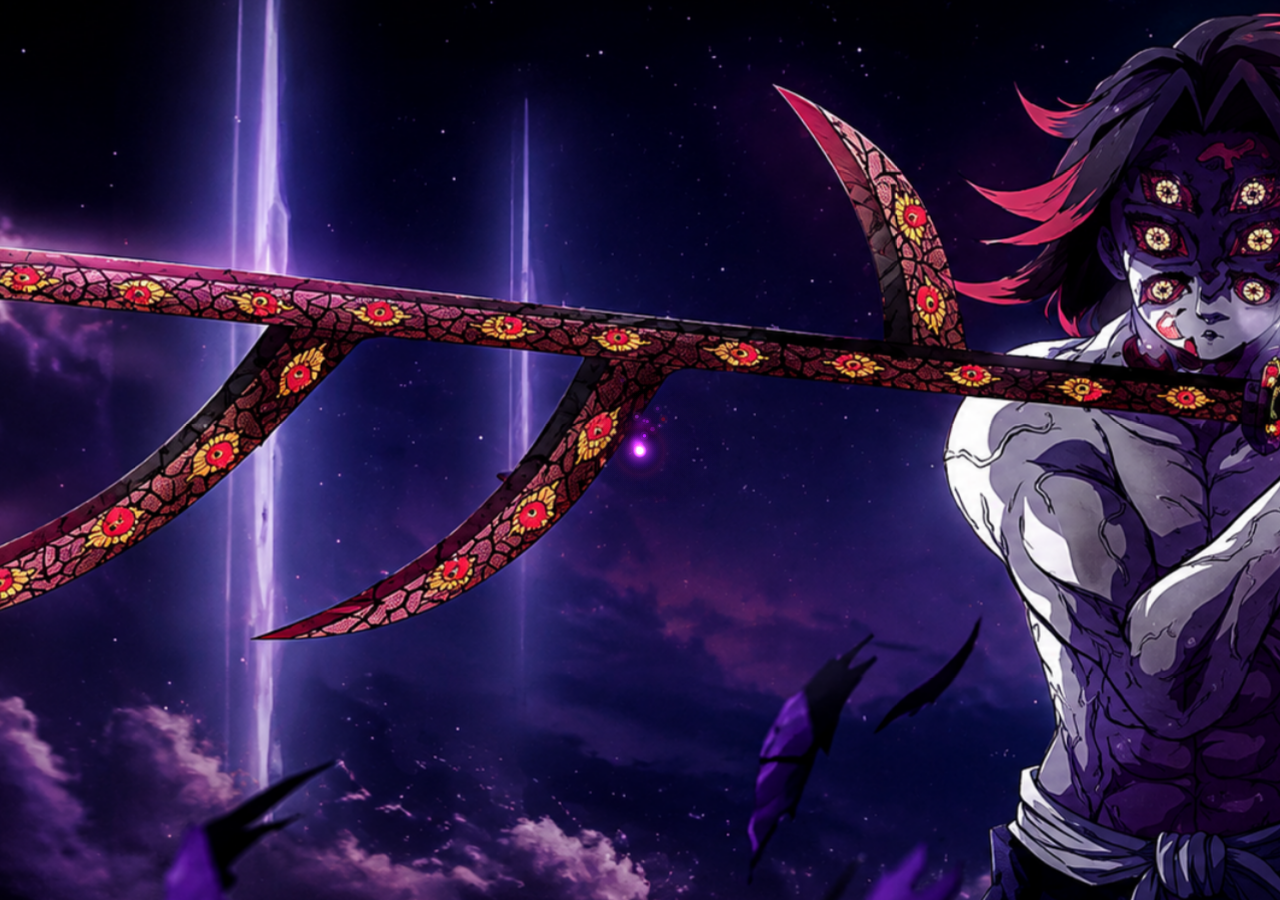
<file: demon-slayer/Moon Breathing Cursor/index.html>
<!doctype html>
<html lang="en">
  <head>
    <meta charset="UTF-8" />
    <meta name="viewport" content="width=device-width, initial-scale=1.0" />
    <title>Moon Breathing Cursor</title>
    <style>
      * {
        margin: 0;
        padding: 0;
        box-sizing: border-box;
      }
      html,
      body {
        width: 100%;
        height: 100%;
        overflow: hidden;
        background: #000;
        cursor: none;
        font-family: "Segoe UI", system-ui, sans-serif;
      }
      .bg {
        position: fixed;
        inset: 0;
        z-index: 0;
        background: radial-gradient(
          ellipse at 50% 30%,
          #0d0015 0%,
          #05000a 40%,
          #000 100%
        );
      }
      .tanjiro-bg {
        position: fixed;
        top: -5%;
        left: -5%;
        width: 110%;
        height: 110%;
        z-index: 1;
        background-image: url("bg.png");
        background-size: cover;
        background-position: center;
        opacity: 0.9s;
        pointer-events: none;
        will-change: transform;
        transition: opacity 0.3s;
      }
      body.aura-active .tanjiro-bg {
        opacity: 0.22;
      }
      #c {
        position: fixed;
        inset: 0;
        z-index: 10;
        pointer-events: none;
      }
      #hd {
        position: fixed;
        inset: 0;
        z-index: 9;
        pointer-events: none;
      }
    </style>
  </head>
  <body>
    <div class="bg"></div>
    <div class="tanjiro-bg" id="tbg"></div>
    <canvas id="hd"></canvas>
    <canvas id="c"></canvas>

    <script>
      (function () {
        "use strict";

        /* ── Canvas & DPR ── */
        const C = document.getElementById("c");
        const ctx = C.getContext("2d");
        const HD = document.getElementById("hd");
        const hctx = HD.getContext("2d");
        let W, H, dpr;

        function resize() {
          dpr = Math.min(devicePixelRatio || 1, 2);
          W = innerWidth;
          H = innerHeight;
          C.width = W * dpr;
          C.height = H * dpr;
          C.style.width = W + "px";
          C.style.height = H + "px";
          ctx.setTransform(dpr, 0, 0, dpr, 0, 0);
          HD.width = W * dpr;
          HD.height = H * dpr;
          HD.style.width = W + "px";
          HD.style.height = H + "px";
          hctx.setTransform(dpr, 0, 0, dpr, 0, 0);
        }
        addEventListener("resize", resize);
        resize();

        /* ── Math helpers ── */
        const lerp = (a, b, t) => a + (b - a) * t;
        const rand = (a, b) => a + Math.random() * (b - a);
        const randi = (a, b) => (a + Math.random() * (b - a)) | 0;
        const clamp = (v, a, b) => Math.max(a, Math.min(b, v));
        const TAU = Math.PI * 2;

        /* ── Moon Breathing color LUT ── */
        const LUT_R = new Uint8Array(256);
        const LUT_G = new Uint8Array(256);
        const LUT_B = new Uint8Array(256);
        (function () {
          const stops = [
            [0,   [0,   0,   0  ]],
            [30,  [20,  0,   40 ]],
            [70,  [60,  0,   90 ]],
            [110, [110, 10,  160]],
            [150, [160, 30,  200]],
            [195, [200, 80,  240]],
            [230, [220, 160, 255]],
            [255, [240, 230, 255]],
          ];
          for (let i = 0; i < 256; i++) {
            for (let s = 0; s < stops.length - 1; s++) {
              const [t0, c0] = stops[s], [t1, c1] = stops[s + 1];
              if (i >= t0 && i <= t1) {
                const f = (i - t0) / (t1 - t0);
                LUT_R[i] = (c0[0] + (c1[0] - c0[0]) * f) | 0;
                LUT_G[i] = (c0[1] + (c1[1] - c0[1]) * f) | 0;
                LUT_B[i] = (c0[2] + (c1[2] - c0[2]) * f) | 0;
                break;
              }
            }
          }
        })();

        /* ── Blood crimson LUT ── */
        const BLUT_R = new Uint8Array(256);
        const BLUT_G = new Uint8Array(256);
        const BLUT_B = new Uint8Array(256);
        (function () {
          const stops = [
            [0,   [0,   0,  0 ]],
            [50,  [40,  0,  10]],
            [100, [120, 5,  20]],
            [160, [200, 20, 40]],
            [210, [240, 60, 80]],
            [255, [255, 140,160]],
          ];
          for (let i = 0; i < 256; i++) {
            for (let s = 0; s < stops.length - 1; s++) {
              const [t0, c0] = stops[s], [t1, c1] = stops[s + 1];
              if (i >= t0 && i <= t1) {
                const f = (i - t0) / (t1 - t0);
                BLUT_R[i] = (c0[0] + (c1[0] - c0[0]) * f) | 0;
                BLUT_G[i] = (c0[1] + (c1[1] - c0[1]) * f) | 0;
                BLUT_B[i] = (c0[2] + (c1[2] - c0[2]) * f) | 0;
                break;
              }
            }
          }
        })();

        function moonColor(t, a) {
          const i = clamp(t * 255, 0, 255) | 0;
          return `rgba(${LUT_R[i]},${LUT_G[i]},${LUT_B[i]},${a})`;
        }
        function bloodColor(t, a) {
          const i = clamp(t * 255, 0, 255) | 0;
          return `rgba(${BLUT_R[i]},${BLUT_G[i]},${BLUT_B[i]},${a})`;
        }

        /* ── Pointer state ── */
        const P = {
          x: W / 2, y: H / 2,
          tx: W / 2, ty: H / 2,
          px: W / 2, py: H / 2,
          vx: 0, vy: 0,
          speed: 0, lastMove: 0,
        };
        function setTarget(x, y) {
          P.tx = x; P.ty = y;
          P.lastMove = performance.now();
        }
        addEventListener("mousemove", (e) => setTarget(e.clientX, e.clientY));
        addEventListener("touchmove", (e) => {
          if (e.touches.length) setTarget(e.touches[0].clientX, e.touches[0].clientY);
        }, { passive: true });

        addEventListener("mousedown", (e) => {
          document.body.classList.add("aura-active");
          burst(e.clientX, e.clientY);
        });
        addEventListener("mouseup",    () => document.body.classList.remove("aura-active"));
        addEventListener("mouseleave", () => document.body.classList.remove("aura-active"));
        addEventListener("touchstart", (e) => {
          document.body.classList.add("aura-active");
          if (e.touches.length) {
            setTarget(e.touches[0].clientX, e.touches[0].clientY);
            burst(P.tx, P.ty);
          }
        }, { passive: true });
        addEventListener("touchend", () => document.body.classList.remove("aura-active"));

        /* ══════════════════════════════════════════
           PARTICLE POOLS
        ══════════════════════════════════════════ */

        /* — Moon Motes — */
        const EMAX = 600;
        const embers = [];
        for (let i = 0; i < EMAX; i++) embers.push({ alive: false });
        let eHead = 0;
        function spawnEmber(x, y, vx, vy, life, sz, hot, blood) {
          const e = embers[eHead % EMAX]; eHead++;
          e.alive = true; e.x = x; e.y = y; e.vx = vx; e.vy = vy;
          e.age = 0; e.life = life; e.sz = sz; e.hot = hot;
          e.sway = rand(0.3, 1.2); e.phase = rand(0, TAU);
          e.grav = rand(-20, 15); e.blood = blood || false;
          e.rot = rand(0, TAU); e.rotSpd = rand(-2, 2);
        }

        /* — Lunar mist — */
        const SMAX = 300;
        const smoke = [];
        for (let i = 0; i < SMAX; i++) smoke.push({ alive: false });
        let sHead = 0;
        function spawnSmoke(x, y, vx, vy, r, life, dark) {
          const s = smoke[sHead % SMAX]; sHead++;
          s.alive = true; s.x = x; s.y = y; s.vx = vx; s.vy = vy;
          s.age = 0; s.life = life; s.r = r; s.dark = dark || false;
        }

        /* — Moon energy puffs — */
        const FMAX = 350;
        const flames = [];
        for (let i = 0; i < FMAX; i++) flames.push({ alive: false });
        let fHead = 0;
        function spawnFlame(x, y, vx, vy, r, life, hot, blood) {
          const f = flames[fHead % FMAX]; fHead++;
          f.alive = true; f.x = x; f.y = y; f.vx = vx; f.vy = vy;
          f.age = 0; f.life = life; f.r = r; f.hot = hot; f.blood = blood || false;
        }

        /* — Ambient crescent arcs — */
        const CMAX = 120;
        const crescents = [];
        for (let i = 0; i < CMAX; i++) crescents.push({ alive: false });
        let cHead = 0;
        function spawnCrescent(x, y, angle, speed, r, life, hot, blood) {
          const c = crescents[cHead % CMAX]; cHead++;
          c.alive = true; c.x = x; c.y = y;
          c.vx = Math.cos(angle) * speed; c.vy = Math.sin(angle) * speed;
          c.angle = angle; c.r = r; c.age = 0; c.life = life;
          c.hot = hot; c.blood = blood || false; c.spin = rand(-3, 3);
        }

        /* — Void sparks — */
        const SPKMAX = 400;
        const sparks = [];
        for (let i = 0; i < SPKMAX; i++) sparks.push({ alive: false, px: 0, py: 0 });
        let spkHead = 0;
        function spawnSpark(x, y, vx, vy, life, bright, blood) {
          const s = sparks[spkHead % SPKMAX]; spkHead++;
          s.alive = true; s.x = x; s.y = y; s.px = x; s.py = y;
          s.vx = vx; s.vy = vy; s.age = 0; s.life = life;
          s.bright = bright; s.blood = blood || false;
        }

        /* ── KOKUSHIBO MOON BLADES ── */
        const MBMAX = 60;
        const moonBlades = [];
        for (let i = 0; i < MBMAX; i++) moonBlades.push({ alive: false });
        let mbHead = 0;
        function spawnMoonBlade(x, y, angle, speed, r, life, tier, waveIdx) {
          const b = moonBlades[mbHead % MBMAX]; mbHead++;
          b.alive = true;
          b.x = x; b.y = y;
          b.vx = Math.cos(angle) * speed;
          b.vy = Math.sin(angle) * speed;
          b.angle = angle;
          b.r = r;
          b.age = 0; b.life = life;
          b.tier = tier || 0;
          b.waveDelay = (waveIdx || 0) * 38;
          b.waveActive = false;
          b.spin = rand(-0.8, 0.8);
          b.arcDrift = rand(-0.012, 0.012);
          b.veinSeed = rand(0, TAU);
          b.trailX = x; b.trailY = y;
          b.trailPoints = [];
        }

        /* — Shockwaves (original) — */
        const waves = [];
        /* — Flash glows — */
        const flashes = [];
        /* — Aura distortion cells — */
        const HDMAX = 200;
        const hdCells = [];
        for (let i = 0; i < HDMAX; i++) hdCells.push({ alive: false });
        let hdHead = 0;
        function spawnHD(x, y, str, life) {
          const h = hdCells[hdHead % HDMAX]; hdHead++;
          h.alive = true; h.x = x; h.y = y; h.str = str; h.age = 0; h.life = life;
        }

        /* — Trail points — */
        const TMAX = 70;
        const trail = [];

        /* ══════════════════════════════════════════
           DRAW PRIMITIVES
        ══════════════════════════════════════════ */

        /* Standard crescent (ambient + burst arcs) */
        function drawCrescent(cx, cy, r, angle, hot, blood, alpha) {
          ctx.save();
          ctx.translate(cx, cy);
          ctx.rotate(angle);
          ctx.beginPath();
          ctx.arc(0, 0, r, 0.2, Math.PI - 0.2);
          const off = r * 0.38;
          ctx.arc(off, 0, r * 0.72, Math.PI - 0.25, 0.25, true);
          ctx.closePath();
          const col     = blood ? bloodColor(hot, alpha)         : moonColor(hot, alpha);
          const colFade = blood ? bloodColor(hot * 0.4, 0)       : moonColor(hot * 0.4, 0);
          const g = ctx.createRadialGradient(0, 0, 0, 0, 0, r);
          g.addColorStop(0, col);
          g.addColorStop(0.6, blood ? bloodColor(hot * 0.7, alpha * 0.6) : moonColor(hot * 0.7, alpha * 0.6));
          g.addColorStop(1, colFade);
          ctx.fillStyle = g;
          ctx.fill();
          ctx.restore();
        }

        /* Kokushibo moon blade */
        function drawMoonBlade(b, alpha) {
          const tp  = b.age / b.life;
          const r   = b.r * (1 + tp * 0.14);

          ctx.save();
          ctx.translate(b.x, b.y);
          ctx.rotate(b.angle + Math.PI * 0.5);

          /* Glow aura behind blade */
          const glowR = r * 2.6;
          const glowG = ctx.createRadialGradient(0, 0, 0, 0, 0, glowR);
          glowG.addColorStop(0,   `rgba(180,8,22,${alpha * 0.28})`);
          glowG.addColorStop(0.4, `rgba(120,0,18,${alpha * 0.14})`);
          glowG.addColorStop(1,   "rgba(0,0,0,0)");
          ctx.fillStyle = glowG;
          ctx.beginPath();
          ctx.arc(0, 0, glowR, 0, TAU);
          ctx.fill();

          /* Crescent shape: ~1/3 to 1/2 moon */
          const arcStart  = -Math.PI * 0.72;
          const arcEnd    =  Math.PI * 0.72;
          const innerOffX = r * 0.44;
          const innerR    = r * 0.68;

          ctx.beginPath();
          ctx.arc(0, 0, r, arcStart, arcEnd);
          ctx.arc(innerOffX, 0, innerR, arcEnd - 0.08, arcStart + 0.08, true);
          ctx.closePath();

          /* Layered fill */
          const fillG = ctx.createLinearGradient(-r, -r * 0.5, r * 0.6, r * 0.5);
          fillG.addColorStop(0,    `rgba(6,0,4,${alpha * 0.95})`);
          fillG.addColorStop(0.18, `rgba(90,2,10,${alpha * 0.98})`);
          fillG.addColorStop(0.42, `rgba(190,10,28,${alpha})`);
          fillG.addColorStop(0.65, `rgba(230,22,40,${alpha * 0.95})`);
          fillG.addColorStop(0.82, `rgba(160,8,20,${alpha * 0.88})`);
          fillG.addColorStop(1,    `rgba(20,0,6,${alpha * 0.72})`);
          ctx.fillStyle = fillG;
          ctx.fill();

          /* Leading edge highlight */
          ctx.beginPath();
          ctx.arc(0, 0, r, arcStart, arcEnd);
          ctx.lineWidth   = Math.max(0.5, r * 0.045 * (1 - tp * 0.4));
          ctx.strokeStyle = `rgba(255,140,155,${alpha * 0.88})`;
          ctx.stroke();

          /* Bright inner rim */
          ctx.beginPath();
          ctx.arc(0, 0, r * 0.98, arcStart + 0.06, arcEnd - 0.06);
          ctx.lineWidth   = Math.max(0.3, r * 0.022);
          ctx.strokeStyle = `rgba(255,220,225,${alpha * 0.55})`;
          ctx.stroke();

          /* Dark vein patterns inside blade */
          ctx.save();
          ctx.beginPath();
          ctx.arc(0, 0, r, arcStart, arcEnd);
          ctx.arc(innerOffX, 0, innerR, arcEnd - 0.08, arcStart + 0.08, true);
          ctx.closePath();
          ctx.clip();

          const veinAlpha = alpha * (0.28 + 0.12 * Math.sin(b.veinSeed));
          ctx.lineWidth   = Math.max(0.4, r * 0.028);
          ctx.strokeStyle = `rgba(4,0,2,${veinAlpha})`;
          ctx.lineCap = "round";
          for (let v = 0; v < 3; v++) {
            const va  = arcStart + (v + 0.8) * (arcEnd - arcStart) / 3.5;
            const vx1 = Math.cos(va) * r * 0.22;
            const vy1 = Math.sin(va) * r * 0.22;
            const vx2 = Math.cos(va + 0.28) * r * 0.76;
            const vy2 = Math.sin(va + 0.28) * r * 0.76;
            const vcx = Math.cos(va + 0.14) * r * 0.5 + Math.sin(b.veinSeed + v) * r * 0.08;
            const vcy = Math.sin(va + 0.14) * r * 0.5;
            ctx.beginPath();
            ctx.moveTo(vx1, vy1);
            ctx.quadraticCurveTo(vcx, vcy, vx2, vy2);
            ctx.stroke();
          }

          /* Dark depth overlay */
          const darkOverlay = ctx.createRadialGradient(
            innerOffX * 0.6, 0, r * 0.08,
            innerOffX * 0.6, 0, r * 0.52
          );
          darkOverlay.addColorStop(0, `rgba(2,0,1,${alpha * 0.55})`);
          darkOverlay.addColorStop(1, "rgba(0,0,0,0)");
          ctx.fillStyle = darkOverlay;
          ctx.beginPath();
          ctx.arc(0, 0, r, arcStart, arcEnd);
          ctx.arc(innerOffX, 0, innerR, arcEnd - 0.08, arcStart + 0.08, true);
          ctx.closePath();
          ctx.fill();
          ctx.restore();

          /* Trailing violet-red energy wisps from blade tips */
          const wispAlpha = alpha * 0.38 * (1 - tp * 0.6);
          if (wispAlpha > 0.01) {
            for (let w = 0; w < 2; w++) {
              const wa = arcStart + w * (arcEnd - arcStart);
              const wx = Math.cos(wa) * r;
              const wy = Math.sin(wa) * r;
              const wg = ctx.createRadialGradient(wx, wy, 0, wx, wy, r * 0.38);
              wg.addColorStop(0,   `rgba(200,30,55,${wispAlpha})`);
              wg.addColorStop(0.5, `rgba(120,5,25,${wispAlpha * 0.45})`);
              wg.addColorStop(1,   "rgba(0,0,0,0)");
              ctx.fillStyle = wg;
              ctx.beginPath();
              ctx.arc(wx, wy, r * 0.38, 0, TAU);
              ctx.fill();
            }
          }

          ctx.restore();
        }

        /* ══════════════════════════════════════════
           BURST — original Moon Breathing + Kokushibo moon blades
        ══════════════════════════════════════════ */
        function burst(x, y) {

          /* ── ORIGINAL BURST — restored exactly ── */

          /* Shockwave rings */
          waves.push({ x, y, r: 0, maxR: rand(200, 300), age: 0, life: 700 });

          /* Bright violet flash */
          flashes.push({ x, y, r: 0, maxR: rand(260, 400), age: 0, life: 550, dark: false });

          /* 18 crescent moon slashes in all directions */
          const ARCS = 18;
          for (let i = 0; i < ARCS; i++) {
            const a       = (i / ARCS) * TAU + rand(-0.12, 0.12);
            const spd     = rand(140, 400);
            const isBlood = Math.random() < 0.3;
            spawnCrescent(x, y, a, spd, rand(18, 45), rand(450, 850), rand(0.7, 1.0), isBlood);
            spawnFlame(
              x, y,
              Math.cos(a) * spd * 0.5, Math.sin(a) * spd * 0.5,
              rand(22, 48), rand(350, 700), rand(0.6, 1.0), isBlood
            );
            if (i % 2 === 0)
              spawnSmoke(
                x + rand(-8, 8), y + rand(-8, 8),
                Math.cos(a) * spd * 0.18, Math.sin(a) * spd * 0.18 - rand(25, 55),
                rand(20, 38), rand(550, 850), true
              );
          }

          /* 140 void sparks — mix violet and blood */
          for (let i = 0; i < 140; i++) {
            const a       = rand(0, TAU);
            const spd     = rand(90, 520);
            const isBlood = Math.random() < 0.25;
            spawnSpark(x, y, Math.cos(a) * spd, Math.sin(a) * spd, rand(280, 950), rand(0.7, 1.0), isBlood);
          }

          /* 90 moon motes */
          for (let i = 0; i < 90; i++) {
            const a       = rand(0, TAU);
            const spd     = rand(35, 210);
            const isBlood = Math.random() < 0.2;
            spawnEmber(
              x, y,
              Math.cos(a) * spd, Math.sin(a) * spd - rand(40, 110),
              rand(500, 1300), rand(1.5, 3.5), rand(0.5, 1.0), isBlood
            );
          }

          spawnHD(x, y, rand(9, 15), rand(600, 1000));

          /* ── NEW KOKUSHIBO MOON BLADES — added on top ── */

          /* TIER 0: 4 primary large moon blades */
          const PRIMARY_COUNT = 4;
          for (let i = 0; i < PRIMARY_COUNT; i++) {
            const baseAngle = (i / PRIMARY_COUNT) * TAU + rand(-0.14, 0.14);
            spawnMoonBlade(x, y, baseAngle, rand(230, 310), rand(44, 58), rand(700, 950), 0, i);
          }

          /* TIER 1: 6 secondary medium blades */
          const SECONDARY_COUNT = 6;
          for (let i = 0; i < SECONDARY_COUNT; i++) {
            const baseAngle = (i / SECONDARY_COUNT) * TAU + (Math.PI / SECONDARY_COUNT) + rand(-0.18, 0.18);
            spawnMoonBlade(x, y, baseAngle, rand(310, 420), rand(28, 40), rand(560, 780), 1, i);
          }

          /* TIER 2: 5 fast small trailing blades */
          const TERTIARY_COUNT = 5;
          for (let i = 0; i < TERTIARY_COUNT; i++) {
            spawnMoonBlade(x, y, rand(0, TAU), rand(420, 580), rand(14, 22), rand(380, 560), 2, i);
          }
        }

        /* ── Trail helpers ── */
        function addTrail(x, y, t) {
          if (trail.length >= TMAX) trail.shift();
          trail.push({ x, y, t });
        }

        /* ── MAIN LOOP ── */
        let last = performance.now();
        let ambE = 0, ambF = 0, ambHD = 0, ambC = 0;

        function frame(now) {
          requestAnimationFrame(frame);
          const dt  = Math.min(now - last, 33);
          last = now;
          const dtS = dt * 0.001;

          /* pointer tracking */
          P.px = P.x; P.py = P.y;
          const ease = 1 - Math.pow(0.001, dtS * 5);
          P.x = lerp(P.x, P.tx, ease);
          P.y = lerp(P.y, P.ty, ease);
          P.vx = (P.x - P.px) / Math.max(dtS, 0.001);
          P.vy = (P.y - P.py) / Math.max(dtS, 0.001);
          P.speed = Math.hypot(P.vx, P.vy);

          /* parallax bg */
          const bx = (P.tx / W - 0.5) * -32;
          const by = (P.ty / H - 0.5) * -32;
          document.getElementById("tbg").style.transform =
            `translate(${bx}px,${by}px) scale(1.08)`;

          /* trail */
          addTrail(P.x, P.y, now);
          while (trail.length && now - trail[0].t > 380) trail.shift();

          const idle        = now - P.lastMove;
          const moving      = idle < 120;
          const speedFactor = clamp(P.speed / 300, 0, 1);

          /* ambient moon mote emission */
          ambE -= dt;
          if (ambE <= 0) {
            ambE = moving ? rand(8, 22) : rand(28, 55);
            const n = moving ? randi(2, 5) : 1;
            for (let i = 0; i < n; i++) {
              const a   = -Math.PI / 2 + rand(-1.0, 1.0);
              const spd = rand(15, 70) * (1 + speedFactor * 1.8);
              spawnEmber(
                P.x + rand(-5, 5), P.y + rand(-5, 5),
                Math.cos(a) * spd, Math.sin(a) * spd - rand(15, 45),
                rand(700, 1600), rand(1.0, 2.8), rand(0.4, 0.9), Math.random() < 0.1
              );
            }
          }

          /* ambient moon energy */
          ambF -= dt;
          if (ambF <= 0) {
            ambF = moving ? rand(10, 25) : rand(30, 65);
            const n = moving ? randi(2, 6) : randi(1, 3);
            for (let i = 0; i < n; i++) {
              const a   = -Math.PI / 2 + rand(-1.1, 1.1);
              const spd = rand(12, 65) * (1 + speedFactor * 1.4);
              spawnFlame(
                P.x + rand(-6, 6), P.y + rand(-6, 6),
                Math.cos(a) * spd * 0.45, Math.sin(a) * spd - rand(8, 38),
                rand(9, 26) * (1 + speedFactor * 0.7),
                rand(160, 380), rand(0.4, 1.0), Math.random() < 0.08
              );
            }
            if (Math.random() < (moving ? 0.35 : 0.08))
              spawnSmoke(
                P.x + rand(-8, 8), P.y - 8,
                rand(-12, 12), rand(-35, -12),
                rand(12, 24), rand(380, 680), false
              );
          }

          /* ambient crescent */
          ambC -= dt;
          if (ambC <= 0) {
            ambC = moving ? rand(60, 140) : rand(200, 400);
            if (moving && P.speed > 40) {
              spawnCrescent(
                P.x + rand(-8, 8), P.y + rand(-8, 8),
                -Math.PI / 2 + rand(-1.3, 1.3),
                rand(20, 70), rand(6, 16),
                rand(350, 700), rand(0.5, 0.9), Math.random() < 0.12
              );
            }
          }

          /* aura distortion */
          ambHD -= dt;
          if (ambHD <= 0) {
            ambHD = rand(90, 170);
            spawnHD(P.x + rand(-18, 18), P.y + rand(-18, 18), rand(3, 6), rand(180, 380));
          }

          /* movement-triggered emission */
          if (moving && P.speed > 20) {
            const n = clamp((P.speed / 100) | 0, 1, 6);
            for (let i = 0; i < n; i++) {
              const t   = Math.random();
              const sx  = lerp(P.px, P.x, t), sy = lerp(P.py, P.y, t);
              const a   = -Math.PI / 2 + rand(-1.2, 1.2);
              const spd = rand(28, 100) + speedFactor * 55;
              const isBlood = Math.random() < 0.12;
              spawnFlame(
                sx + rand(-4, 4), sy + rand(-4, 4),
                P.vx * 0.1 + Math.cos(a) * spd * 0.4,
                -Math.abs(Math.sin(a) * spd) - rand(18, 50),
                rand(7, 20), rand(140, 320), rand(0.6, 1.0), isBlood
              );
              if (Math.random() < 0.45)
                spawnEmber(
                  sx, sy,
                  P.vx * 0.07 + rand(-35, 35), -rand(35, 120),
                  rand(500, 1100), rand(1, 2.5), rand(0.5, 1.0), isBlood
                );
              if (P.speed > 120 && Math.random() < 0.25)
                spawnSpark(
                  sx, sy,
                  P.vx * 0.18 + rand(-70, 70), P.vy * 0.18 + rand(-70, 70),
                  rand(180, 480), 0.85, isBlood
                );
              if (P.speed > 180 && Math.random() < 0.18)
                spawnCrescent(
                  sx, sy,
                  Math.atan2(P.vy, P.vx) + rand(-0.5, 0.5),
                  rand(60, 160), rand(8, 18),
                  rand(250, 550), rand(0.7, 1.0), Math.random() < 0.15
                );
            }
          }

          /* ═══ DRAW ═══ */
          ctx.clearRect(0, 0, W, H);
          ctx.globalCompositeOperation = "lighter";

          /* ── ORIGINAL: Flashes — violet/purple ── */
          for (let i = flashes.length - 1; i >= 0; i--) {
            const f = flashes[i]; f.age += dt;
            if (f.age >= f.life) { flashes.splice(i, 1); continue; }
            const tp = f.age / f.life;
            const r  = lerp(0, f.maxR, Math.pow(tp, 0.28));
            const a  = (1 - tp) * (1 - tp) * 0.32;
            const g  = ctx.createRadialGradient(f.x, f.y, 0, f.x, f.y, r);
            g.addColorStop(0,    `rgba(220,180,255,${a})`);
            g.addColorStop(0.25, `rgba(160,60,220,${a * 0.8})`);
            g.addColorStop(0.5,  `rgba(80,10,140,${a * 0.5})`);
            g.addColorStop(0.75, `rgba(120,5,30,${a * 0.25})`);
            g.addColorStop(1,    "rgba(0,0,0,0)");
            ctx.fillStyle = g;
            ctx.beginPath(); ctx.arc(f.x, f.y, r, 0, TAU); ctx.fill();
          }

          /* ── ORIGINAL: Shockwaves — violet rings ── */
          for (let i = waves.length - 1; i >= 0; i--) {
            const w = waves[i]; w.age += dt;
            if (w.age >= w.life) { waves.splice(i, 1); continue; }
            const tp = w.age / w.life;
            const r  = lerp(0, w.maxR, Math.pow(tp, 0.5));
            const a  = (1 - tp) * (1 - tp) * 0.75;
            const lw = lerp(7, 0.4, tp);

            ctx.beginPath(); ctx.arc(w.x, w.y, r, 0, TAU);
            ctx.lineWidth   = lw;
            ctx.strokeStyle = `rgba(180,80,255,${a})`; ctx.stroke();

            ctx.lineWidth   = lw * 3;
            ctx.strokeStyle = `rgba(100,20,180,${a * 0.35})`; ctx.stroke();

            /* blood moon inner ring */
            if (tp < 0.45) {
              const r2 = lerp(0, w.maxR * 0.45, tp / 0.45);
              ctx.beginPath(); ctx.arc(w.x, w.y, r2, 0, TAU);
              ctx.lineWidth   = lw * 0.6;
              ctx.strokeStyle = `rgba(220,40,80,${a * 0.55})`; ctx.stroke();
            }
          }

          /* ── Lunar mist (source-over, drawn under energy) ── */
          ctx.globalCompositeOperation = "source-over";
          for (let i = 0; i < SMAX; i++) {
            const s = smoke[i];
            if (!s.alive) continue;
            s.age += dt;
            if (s.age >= s.life) { s.alive = false; continue; }
            s.x += s.vx * dtS; s.y += s.vy * dtS;
            s.vy -= dtS * 6; s.vx += rand(-3, 3) * dtS;
            const tp  = s.age / s.life;
            const r   = s.r * (1 + tp * 1.3);
            const a   = s.dark
              ? (1 - tp) * 0.16 * Math.sin(tp * Math.PI)
              : (1 - tp) * 0.09 * Math.sin(tp * Math.PI);
            const col = s.dark ? `rgba(8,2,18,${a})` : `rgba(60,20,100,${a * 0.7})`;
            const g   = ctx.createRadialGradient(s.x, s.y, 0, s.x, s.y, Math.max(1, r));
            g.addColorStop(0, col); g.addColorStop(1, "rgba(0,0,0,0)");
            ctx.fillStyle = g;
            ctx.beginPath(); ctx.arc(s.x, s.y, Math.max(1, r), 0, TAU); ctx.fill();
          }

          /* ── Moon energy puffs ── */
          ctx.globalCompositeOperation = "lighter";
          for (let i = 0; i < FMAX; i++) {
            const f = flames[i];
            if (!f.alive) continue;
            f.age += dt;
            if (f.age >= f.life) { f.alive = false; continue; }
            f.x += f.vx * dtS; f.y += f.vy * dtS;
            f.vy -= dtS * 42;
            f.vx *= Math.pow(0.96, dtS * 60);
            f.vx += Math.sin(now * 0.006 + f.age * 0.009) * dtS * 30;
            const tp      = f.age / f.life;
            const hotness = f.hot * (1 - tp);
            const r       = f.r * (1 + tp * 0.28);
            const a       = Math.sin(tp * Math.PI) * 0.65 * f.hot;
            const g = ctx.createRadialGradient(f.x, f.y, 0, f.x, f.y, Math.max(1, r));
            if (f.blood) {
              g.addColorStop(0,    bloodColor(hotness, a));
              g.addColorStop(0.45, bloodColor(hotness * 0.6, a * 0.65));
              g.addColorStop(0.8,  bloodColor(hotness * 0.3, a * 0.28));
            } else {
              g.addColorStop(0,    moonColor(hotness, a));
              g.addColorStop(0.45, moonColor(hotness * 0.6, a * 0.65));
              g.addColorStop(0.8,  moonColor(hotness * 0.3, a * 0.28));
            }
            g.addColorStop(1, "rgba(0,0,0,0)");
            ctx.fillStyle = g;
            ctx.beginPath(); ctx.arc(f.x, f.y, Math.max(1, r), 0, TAU); ctx.fill();
          }

          /* ── Ambient crescent moon shapes ── */
          for (let i = 0; i < CMAX; i++) {
            const c = crescents[i];
            if (!c.alive) continue;
            c.age += dt;
            if (c.age >= c.life) { c.alive = false; continue; }
            c.x += c.vx * dtS; c.y += c.vy * dtS;
            c.vy -= dtS * 18;
            c.vx *= Math.pow(0.97, dtS * 60);
            c.angle += c.spin * dtS;
            const tp = c.age / c.life;
            const r  = c.r * (1 + tp * 0.2);
            const a  = Math.sin(tp * Math.PI) * 0.8 * c.hot;
            if (a > 0.01) drawCrescent(c.x, c.y, r, c.angle, c.hot * (1 - tp), c.blood, a);
          }

          /* ── NEW: Kokushibo Moon Blades ── */
          for (let i = 0; i < MBMAX; i++) {
            const b = moonBlades[i];
            if (!b.alive) continue;

            if (!b.waveActive) {
              b.waveDelay -= dt;
              if (b.waveDelay > 0) continue;
              b.waveActive = true;
            }

            b.age += dt;
            if (b.age >= b.life) { b.alive = false; continue; }

            /* curved arc trajectory */
            b.vx += (-b.vy * b.arcDrift) * dt;
            b.vy += ( b.vx * b.arcDrift) * dt;
            b.x  += b.vx * dtS;
            b.y  += b.vy * dtS;
            const decay = Math.pow(0.998, dtS * 60);
            b.vx *= decay; b.vy *= decay;
            b.angle  = Math.atan2(b.vy, b.vx);
            b.angle += b.spin * dtS;

            /* trail points */
            if (b.trailPoints.length === 0 || Math.hypot(b.x - b.trailX, b.y - b.trailY) > 4) {
              b.trailPoints.push({ x: b.x, y: b.y });
              if (b.trailPoints.length > 7) b.trailPoints.shift();
              b.trailX = b.x; b.trailY = b.y;
            }

            const tp      = b.age / b.life;
            const fadeIn  = Math.min(1, b.age / 80);
            const fadeOut = tp > 0.65 ? 1 - (tp - 0.65) / 0.35 : 1;
            const alpha   = fadeIn * fadeOut * (b.tier === 0 ? 0.92 : b.tier === 1 ? 0.82 : 0.68);
            if (alpha < 0.02) continue;

            /* Violet-red energy trail */
            if (b.trailPoints.length >= 2) {
              ctx.save();
              ctx.globalCompositeOperation = "lighter";
              for (let t = 1; t < b.trailPoints.length; t++) {
                const tRatio = t / b.trailPoints.length;
                const tAlpha = tRatio * alpha * (b.tier === 0 ? 0.42 : 0.28);
                const tw     = b.r * tRatio * 0.38;
                const tp0    = b.trailPoints[t - 1];
                const tp1    = b.trailPoints[t];
                ctx.beginPath();
                ctx.moveTo(tp0.x, tp0.y); ctx.lineTo(tp1.x, tp1.y);
                ctx.lineWidth   = tw * 2.8;
                ctx.strokeStyle = `rgba(140,6,22,${tAlpha * 0.5})`; ctx.stroke();
                ctx.lineWidth   = tw * 1.2;
                ctx.strokeStyle = `rgba(220,30,50,${tAlpha * 0.8})`; ctx.stroke();
                ctx.lineWidth   = tw * 0.4;
                ctx.strokeStyle = `rgba(255,100,120,${tAlpha})`; ctx.stroke();
              }
              ctx.restore();
            }

            ctx.globalCompositeOperation = "lighter";
            drawMoonBlade(b, alpha);
          }

          /* ── Trail — moon energy ribbon ── */
          if (trail.length >= 3) {
            for (let i = 1; i < trail.length; i++) {
              const age   = (now - trail[i].t) / 380;
              const alpha = clamp(1 - age, 0, 1);
              if (alpha < 0.01) continue;
              const w = lerp(1.5, 9, 1 - age);
              ctx.beginPath();
              ctx.moveTo(trail[i - 1].x, trail[i - 1].y);
              ctx.lineTo(trail[i].x,     trail[i].y);
              ctx.lineWidth   = w * 4.5;
              ctx.strokeStyle = `rgba(60,0,120,${alpha * 0.15})`; ctx.stroke();
              ctx.lineWidth   = w * 2.8;
              ctx.strokeStyle = `rgba(130,30,200,${alpha * 0.28})`; ctx.stroke();
              ctx.lineWidth   = w * 1.6;
              ctx.strokeStyle = `rgba(180,20,60,${alpha * 0.22})`; ctx.stroke();
              ctx.lineWidth   = w * 1.1;
              ctx.strokeStyle = `rgba(200,140,255,${alpha * 0.6})`; ctx.stroke();
              ctx.lineWidth   = Math.max(0.8, w * 0.45);
              ctx.strokeStyle = `rgba(240,220,255,${alpha * 0.92})`; ctx.stroke();
            }
          }

          /* ── Void sparks ── */
          for (let i = 0; i < SPKMAX; i++) {
            const s = sparks[i];
            if (!s.alive) continue;
            s.age += dt;
            if (s.age >= s.life) { s.alive = false; continue; }
            s.px = s.x; s.py = s.y;
            s.x += s.vx * dtS; s.y += s.vy * dtS;
            s.vy += 140 * dtS;
            s.vx *= Math.pow(0.9, dtS * 60);
            const tp      = s.age / s.life;
            const a       = clamp((1 - tp) * (1 - tp) * s.bright * 1.2, 0, 1);
            const hotness = 1 - tp * 0.55;
            const tlen    = Math.hypot(s.x - s.px, s.y - s.py);
            const slen    = clamp(tlen, 2, 20);
            const ang     = Math.atan2(s.y - s.py, s.x - s.px);
            ctx.setTransform(dpr, 0, 0, dpr, s.x, s.y);
            ctx.rotate(ang + Math.PI);
            ctx.beginPath(); ctx.moveTo(0, 0); ctx.lineTo(slen, 0);
            const gc = ctx.createLinearGradient(0, 0, slen, 0);
            if (s.blood) {
              gc.addColorStop(0, bloodColor(hotness, a));
              gc.addColorStop(1, bloodColor(hotness * 0.35, 0));
            } else {
              gc.addColorStop(0, moonColor(hotness, a));
              gc.addColorStop(1, moonColor(hotness * 0.35, 0));
            }
            ctx.strokeStyle = gc;
            ctx.lineWidth   = clamp(2 - tp * 1.5, 0.4, 2); ctx.stroke();
            ctx.strokeStyle = s.blood ? bloodColor(hotness, a * 0.22) : moonColor(hotness, a * 0.22);
            ctx.lineWidth   = clamp(2 - tp * 1.5, 0.4, 2) * 2.2; ctx.stroke();
          }
          ctx.setTransform(dpr, 0, 0, dpr, 0, 0);

          /* ── Moon motes ── */
          for (let i = 0; i < EMAX; i++) {
            const e = embers[i];
            if (!e.alive) continue;
            e.age += dt;
            if (e.age >= e.life) { e.alive = false; continue; }
            e.x += e.vx * dtS + Math.sin(now * 0.0035 + e.phase) * e.sway * dtS;
            e.y += e.vy * dtS;
            e.vy += e.grav * dtS;
            e.vx *= Math.pow(0.975, dtS * 60);
            e.rot += e.rotSpd * dtS;
            const tp      = e.age / e.life;
            const hotness = e.hot * (1 - tp * 0.65);
            const a       = (1 - tp) * (1 - tp) * 0.92;
            const r       = e.sz * (1 - tp * 0.28);
            if (r < 0.4) continue;
            ctx.fillStyle = e.blood ? bloodColor(hotness, a) : moonColor(hotness, a);
            ctx.beginPath(); ctx.arc(e.x, e.y, Math.max(0.4, r), 0, TAU); ctx.fill();
            ctx.fillStyle = e.blood
              ? bloodColor(clamp(hotness, 0, 1), a * 0.25)
              : moonColor(clamp(hotness, 0, 1), a * 0.25);
            ctx.beginPath(); ctx.arc(e.x, e.y, Math.max(0.4, r * 2.4), 0, TAU); ctx.fill();
          }

          /* ── Cursor tip — Moon Breathing core (unchanged) ── */
          {
            const breathe =
              0.86 +
              0.09  * Math.sin(now * 0.0098) +
              0.055 * Math.sin(now * 0.024 + 1.1) +
              0.035 * Math.sin(now * 0.041 + 2.4);
            const jx = Math.sin(now * 0.018) * 1.0;
            const jy = Math.sin(now * 0.015 + 1.8) * 1.0;
            const cx = P.x + jx, cy = P.y + jy;

            const vg = ctx.createRadialGradient(cx, cy, 0, cx, cy, 72 * breathe);
            vg.addColorStop(0,   `rgba(100,20,180,0.18)`);
            vg.addColorStop(0.5, `rgba(50,5,100,0.07)`);
            vg.addColorStop(1,   "rgba(0,0,0,0)");
            ctx.fillStyle = vg;
            ctx.beginPath(); ctx.arc(cx, cy, 72 * breathe, 0, TAU); ctx.fill();

            const bg2 = ctx.createRadialGradient(cx, cy, 16 * breathe, cx, cy, 44 * breathe);
            bg2.addColorStop(0,   "rgba(0,0,0,0)");
            bg2.addColorStop(0.5, `rgba(160,10,40,0.12)`);
            bg2.addColorStop(1,   "rgba(0,0,0,0)");
            ctx.fillStyle = bg2;
            ctx.beginPath(); ctx.arc(cx, cy, 44 * breathe, 0, TAU); ctx.fill();

            const mg = ctx.createRadialGradient(cx, cy - 1.5, 0, cx, cy, 30 * breathe);
            mg.addColorStop(0,    `rgba(210,160,255,0.82)`);
            mg.addColorStop(0.28, `rgba(160,60,240,0.68)`);
            mg.addColorStop(0.65, `rgba(80,10,150,0.32)`);
            mg.addColorStop(1,    "rgba(0,0,0,0)");
            ctx.fillStyle = mg;
            ctx.beginPath(); ctx.arc(cx, cy - 1.5, 30 * breathe, 0, TAU); ctx.fill();

            const hg = ctx.createRadialGradient(cx, cy, 0, cx, cy, 9 * breathe);
            hg.addColorStop(0,    `rgba(255,240,255,1)`);
            hg.addColorStop(0.4,  `rgba(220,180,255,0.92)`);
            hg.addColorStop(0.75, `rgba(160,80,240,0.5)`);
            hg.addColorStop(1,    `rgba(80,0,160,0)`);
            ctx.fillStyle = hg;
            ctx.beginPath(); ctx.arc(cx, cy, 9 * breathe, 0, TAU); ctx.fill();

            const orbitAngle = now * 0.0025;
            const ox  = cx + Math.cos(orbitAngle) * 14 * breathe;
            const oy  = cy + Math.sin(orbitAngle) * 14 * breathe;
            ctx.save(); ctx.globalAlpha = 0.55 * breathe;
            drawCrescent(ox, oy, 5 * breathe, orbitAngle + Math.PI * 0.6, 0.85, false, 0.7);
            ctx.globalAlpha = 1; ctx.restore();

            const ox2 = cx + Math.cos(orbitAngle + Math.PI) * 11 * breathe;
            const oy2 = cy + Math.sin(orbitAngle + Math.PI) * 11 * breathe;
            ctx.save(); ctx.globalAlpha = 0.38 * breathe;
            drawCrescent(ox2, oy2, 3.5 * breathe, orbitAngle + Math.PI * 1.6, 0.75, true, 0.6);
            ctx.globalAlpha = 1; ctx.restore();

            ctx.fillStyle = `rgba(255,255,255,${breathe * 0.95})`;
            ctx.beginPath(); ctx.arc(cx, cy, 2.2 * breathe, 0, TAU); ctx.fill();
          }

          ctx.globalCompositeOperation = "source-over";

          /* ── Aura shimmer on HD canvas ── */
          hctx.clearRect(0, 0, W, H);
          for (let i = 0; i < HDMAX; i++) {
            const h = hdCells[i];
            if (!h.alive) continue;
            h.age += dt;
            if (h.age >= h.life) { h.alive = false; continue; }
            const tp = h.age / h.life;
            const r  = h.str * 18 * (1 - tp * 0.35);
            const a  = (1 - tp) * 0.1;
            const g  = hctx.createRadialGradient(h.x, h.y, 0, h.x, h.y, r);
            g.addColorStop(0,   `rgba(140,60,220,${a})`);
            g.addColorStop(0.5, `rgba(80,10,120,${a * 0.4})`);
            g.addColorStop(1,   "rgba(0,0,0,0)");
            hctx.fillStyle = g;
            hctx.beginPath(); hctx.arc(h.x, h.y, r, 0, TAU); hctx.fill();
          }
        }

        requestAnimationFrame(frame);
      })();
    </script>
  </body>
</html>
</file>
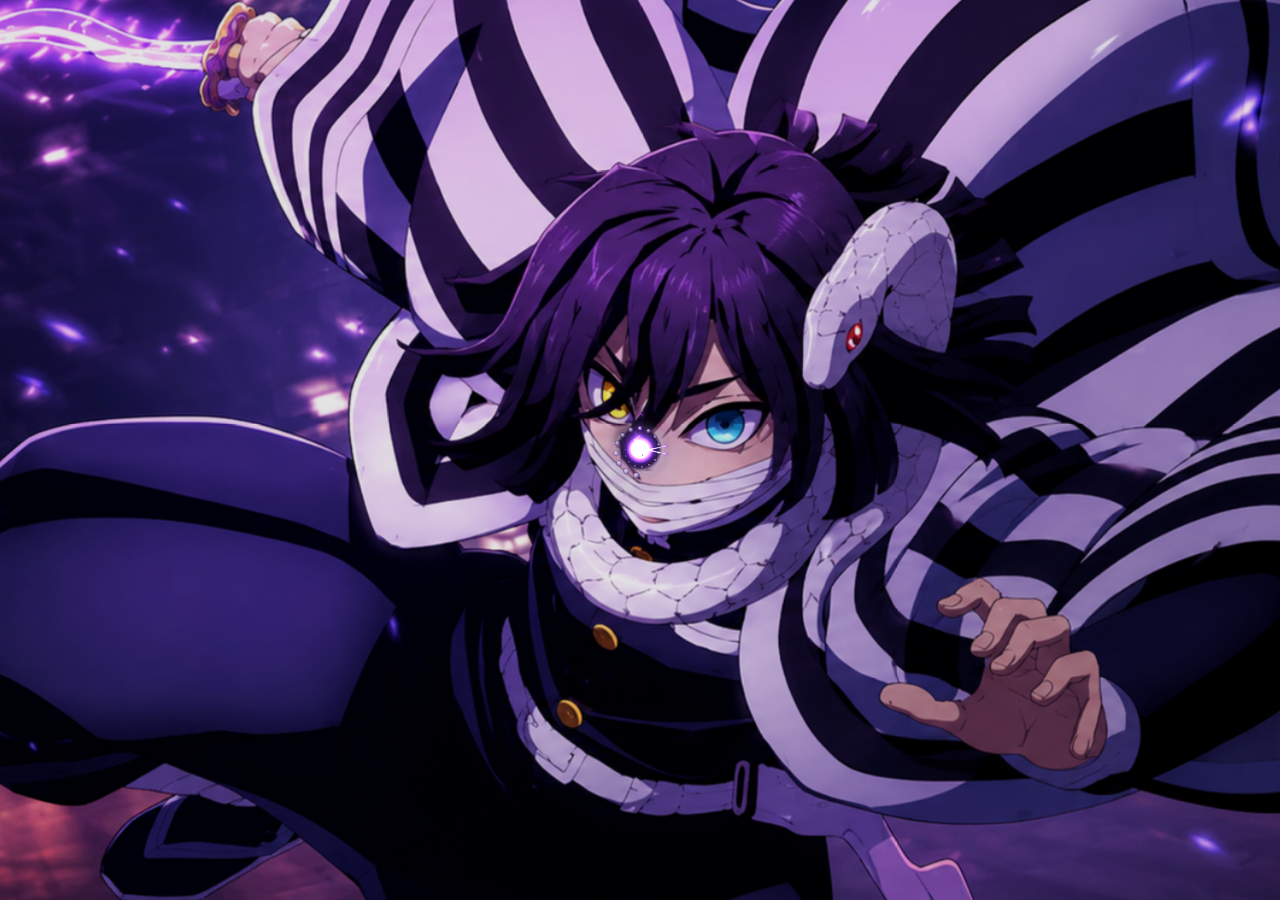
<file: demon-slayer/Serpent Breathing Cursor/index.html>
<!doctype html>
<html lang="en">
  <head>
    <meta charset="UTF-8" />
    <meta name="viewport" content="width=device-width, initial-scale=1.0" />
    <title>Serpent Breathing Cursor</title>
    <style>
      * {
        margin: 0;
        padding: 0;
        box-sizing: border-box;
      }
      html,
      body {
        width: 100%;
        height: 100%;
        overflow: hidden;
        background: #000;
        cursor: none;
        font-family: "Segoe UI", system-ui, sans-serif;
      }
      .bg {
        position: fixed;
        inset: 0;
        z-index: 0;
        background: radial-gradient(
          ellipse at 50% 40%,
          #0a000f 0%,
          #050008 40%,
          #000 100%
        );
      }
      .obanai-bg {
        position: fixed;
        top: -5%;
        left: -5%;
        width: 110%;
        height: 110%;
        z-index: 1;
        background-image: url("bg.png");
        background-size: cover;
        background-position: center;
        opacity: 0.90;
        pointer-events: none;
        will-change: transform;
        transition: opacity 0.3s;
      }
      body.aura-active .obanai-bg {
        opacity: 0.2;
      }
      #c {
        position: fixed;
        inset: 0;
        z-index: 10;
        pointer-events: none;
      }
      #hd {
        position: fixed;
        inset: 0;
        z-index: 9;
        pointer-events: none;
      }
    </style>
  </head>
  <body>
    <div class="bg"></div>
    <div class="obanai-bg" id="tbg"></div>
    <canvas id="hd"></canvas>
    <canvas id="c"></canvas>

    <script>
      (function () {
        "use strict";

        /* ── Canvas & DPR ── */
        const C = document.getElementById("c");
        const ctx = C.getContext("2d");
        const HD = document.getElementById("hd");
        const hctx = HD.getContext("2d");
        let W, H, dpr;

        function resize() {
          dpr = Math.min(devicePixelRatio || 1, 2);
          W = innerWidth;
          H = innerHeight;
          C.width = W * dpr;
          C.height = H * dpr;
          C.style.width = W + "px";
          C.style.height = H + "px";
          ctx.setTransform(dpr, 0, 0, dpr, 0, 0);
          HD.width = W * dpr;
          HD.height = H * dpr;
          HD.style.width = W + "px";
          HD.style.height = H + "px";
          hctx.setTransform(dpr, 0, 0, dpr, 0, 0);
        }
        addEventListener("resize", resize);
        resize();

        /* ── Math helpers ── */
        const lerp = (a, b, t) => a + (b - a) * t;
        const rand = (a, b) => a + Math.random() * (b - a);
        const randi = (a, b) => (a + Math.random() * (b - a)) | 0;
        const clamp = (v, a, b) => Math.max(a, Math.min(b, v));
        const TAU = Math.PI * 2;

        /* ══════════════════════════════════════════════════
           SERPENT BREATHING COLOR SYSTEM
           Pearl white → silver white → cool grey → violet hiss → black shadow
        ══════════════════════════════════════════════════ */

        /* Primary LUT: deep void → silver-violet → pearl white */
        const LUT_R = new Uint8Array(256);
        const LUT_G = new Uint8Array(256);
        const LUT_B = new Uint8Array(256);
        (function () {
          const stops = [
            [0,   [0,   0,   0  ]],
            [25,  [8,   4,   14 ]],
            [60,  [40,  20,  65 ]],
            [100, [90,  60,  130]],
            [145, [160, 130, 200]],
            [190, [210, 195, 235]],
            [225, [235, 228, 248]],
            [255, [250, 248, 255]],
          ];
          for (let i = 0; i < 256; i++) {
            for (let s = 0; s < stops.length - 1; s++) {
              const [t0, c0] = stops[s], [t1, c1] = stops[s + 1];
              if (i >= t0 && i <= t1) {
                const f = (i - t0) / (t1 - t0);
                LUT_R[i] = (c0[0] + (c1[0] - c0[0]) * f) | 0;
                LUT_G[i] = (c0[1] + (c1[1] - c0[1]) * f) | 0;
                LUT_B[i] = (c0[2] + (c1[2] - c0[2]) * f) | 0;
                break;
              }
            }
          }
        })();

        /* Violet hiss / venom accent LUT */
        const VLUT_R = new Uint8Array(256);
        const VLUT_G = new Uint8Array(256);
        const VLUT_B = new Uint8Array(256);
        (function () {
          const stops = [
            [0,   [0,   0,   0  ]],
            [40,  [20,  0,   40 ]],
            [90,  [70,  10,  120]],
            [145, [130, 30,  200]],
            [195, [185, 80,  240]],
            [235, [215, 150, 255]],
            [255, [240, 220, 255]],
          ];
          for (let i = 0; i < 256; i++) {
            for (let s = 0; s < stops.length - 1; s++) {
              const [t0, c0] = stops[s], [t1, c1] = stops[s + 1];
              if (i >= t0 && i <= t1) {
                const f = (i - t0) / (t1 - t0);
                VLUT_R[i] = (c0[0] + (c1[0] - c0[0]) * f) | 0;
                VLUT_G[i] = (c0[1] + (c1[1] - c0[1]) * f) | 0;
                VLUT_B[i] = (c0[2] + (c1[2] - c0[2]) * f) | 0;
                break;
              }
            }
          }
        })();

        function pearlColor(t, a) {
          const i = clamp(t * 255, 0, 255) | 0;
          return `rgba(${LUT_R[i]},${LUT_G[i]},${LUT_B[i]},${a})`;
        }
        function venomColor(t, a) {
          const i = clamp(t * 255, 0, 255) | 0;
          return `rgba(${VLUT_R[i]},${VLUT_G[i]},${VLUT_B[i]},${a})`;
        }

        /* ── Pointer state ── */
        const P = {
          x: W / 2, y: H / 2,
          tx: W / 2, ty: H / 2,
          px: W / 2, py: H / 2,
          vx: 0, vy: 0,
          speed: 0, lastMove: 0,
        };
        function setTarget(x, y) {
          P.tx = x; P.ty = y;
          P.lastMove = performance.now();
        }
        addEventListener("mousemove", (e) => setTarget(e.clientX, e.clientY));
        addEventListener("touchmove", (e) => {
          if (e.touches.length) setTarget(e.touches[0].clientX, e.touches[0].clientY);
        }, { passive: true });

        addEventListener("mousedown", (e) => {
          document.body.classList.add("aura-active");
          burst(e.clientX, e.clientY);
        });
        addEventListener("mouseup", () => document.body.classList.remove("aura-active"));
        addEventListener("mouseleave", () => document.body.classList.remove("aura-active"));
        addEventListener("touchstart", (e) => {
          document.body.classList.add("aura-active");
          if (e.touches.length) {
            setTarget(e.touches[0].clientX, e.touches[0].clientY);
            burst(P.tx, P.ty);
          }
        }, { passive: true });
        addEventListener("touchend", () => document.body.classList.remove("aura-active"));

        /* ══════════════════════════════════════════
           LIVING SERPENT BODY SYSTEM
        ══════════════════════════════════════════ */

        /* Snake body — a chain of joints that follow the cursor like a real serpent */
        const SNAKE_JOINTS = 60;
        const SNAKE_BODY = [];
        const SNAKE_BASE_RADII = [];
        for (let i = 0; i < SNAKE_JOINTS; i++) {
          /* Taper: head is widest (~10px), tail narrows to ~1.5px */
          const t = i / (SNAKE_JOINTS - 1);
          const r = lerp(9.5, 1.5, Math.pow(t, 0.7));
          SNAKE_BASE_RADII.push(r);
          SNAKE_BODY.push({ x: W / 2, y: H / 2, angle: 0 });
        }

        /* Slither sinusoidal offset */
        let snakePhase = 0;

        /* ── Orbiting micro-snake coil ── */
        const COIL_JOINTS = 20;
        const COIL = [];
        for (let i = 0; i < COIL_JOINTS; i++) COIL.push({ x: W / 2, y: H / 2 });
        let coilPhase = 0;

        /* ══════════════════════════════════════════
           PARTICLE POOLS
        ══════════════════════════════════════════ */

        /* — Scale shards (tiny diamond/oval scales shed during movement) — */
        const SMAX = 480;
        const scales = [];
        for (let i = 0; i < SMAX; i++) scales.push({ alive: false });
        let scHead = 0;
        function spawnScale(x, y, vx, vy, life, sz, hot, venom) {
          const e = scales[scHead % SMAX];
          scHead++;
          e.alive = true; e.x = x; e.y = y; e.vx = vx; e.vy = vy;
          e.age = 0; e.life = life; e.sz = sz; e.hot = hot;
          e.sway = rand(0.2, 1.1); e.phase = rand(0, TAU);
          e.grav = rand(12, 55); e.venom = venom || false;
          e.rot = rand(0, TAU); e.rotSpd = rand(-3, 3);
        }

        /* — Venom wisps (violet-white mist puffs) — */
        const VMAX = 300;
        const venomMist = [];
        for (let i = 0; i < VMAX; i++) venomMist.push({ alive: false });
        let vmHead = 0;
        function spawnVenomMist(x, y, vx, vy, r, life, hot) {
          const s = venomMist[vmHead % VMAX];
          vmHead++;
          s.alive = true; s.x = x; s.y = y; s.vx = vx; s.vy = vy;
          s.age = 0; s.life = life; s.r = r; s.hot = hot;
          s.wave = rand(0, TAU); s.waveSpd = rand(1.5, 4.5);
        }

        /* — Serpent energy puffs — */
        const FMAX = 340;
        const serpPuffs = [];
        for (let i = 0; i < FMAX; i++) serpPuffs.push({ alive: false });
        let fHead = 0;
        function spawnPuff(x, y, vx, vy, r, life, hot, venom) {
          const f = serpPuffs[fHead % FMAX];
          fHead++;
          f.alive = true; f.x = x; f.y = y; f.vx = vx; f.vy = vy;
          f.age = 0; f.life = life; f.r = r; f.hot = hot;
          f.venom = venom || false;
        }

        /* — Strike fangs (long thin streaks fired outward on click) — */
        const FANGMAX = 160;
        const fangs = [];
        for (let i = 0; i < FANGMAX; i++) fangs.push({ alive: false });
        let fangHead = 0;
        function spawnFang(x, y, angle, speed, len, life, hot, venom) {
          const f = fangs[fangHead % FANGMAX];
          fangHead++;
          f.alive = true; f.x = x; f.y = y;
          f.vx = Math.cos(angle) * speed; f.vy = Math.sin(angle) * speed;
          f.angle = angle; f.len = len;
          
          f.age = 0; f.life = life; f.hot = hot;
          f.venom = venom || false;
          f.spin = rand(-1.5, 1.5);
        }

        /* — Void sparks (thin silver streaks) — */
        const SPKMAX = 420;
        const sparks = [];
        for (let i = 0; i < SPKMAX; i++) sparks.push({ alive: false, px: 0, py: 0 });
        let spkHead = 0;
        function spawnSpark(x, y, vx, vy, life, bright, venom) {
          const s = sparks[spkHead % SPKMAX];
          spkHead++;
          s.alive = true; s.x = x; s.y = y; s.px = x; s.py = y;
          s.vx = vx; s.vy = vy;
          s.age = 0; s.life = life; s.bright = bright;
          s.venom = venom || false;
        }

        /* — Shockwaves & flashes — */
        const waves = [];
        const flashes = [];

        /* — Ambient glow cells — */
        const HDMAX = 200;
        const hdCells = [];
        for (let i = 0; i < HDMAX; i++) hdCells.push({ alive: false });
        let hdHead = 0;
        function spawnHD(x, y, str, life) {
          const h = hdCells[hdHead % HDMAX];
          hdHead++;
          h.alive = true; h.x = x; h.y = y; h.str = str; h.age = 0; h.life = life;
        }

        /* — Trail points (used for serpent undulation history) — */
        const TMAX = 90;
        const trail = [];

        /* ══════════════════════════════════════════
           DRAW PRIMITIVES
        ══════════════════════════════════════════ */

        /* Diamond/oval scale shape at (cx, cy) rotated by angle, size sz */
        function drawScaleShape(cx, cy, sz, angle) {
          ctx.save();
          ctx.translate(cx, cy);
          ctx.rotate(angle);
          ctx.scale(1, 0.52);
          ctx.beginPath();
          ctx.arc(0, 0, sz, 0, TAU);
          ctx.restore();
        }

        /* Fang tip — thin elongated teardrop */
        function drawFangShape(cx, cy, len, width, angle) {
          ctx.save();
          ctx.translate(cx, cy);
          ctx.rotate(angle);
          ctx.beginPath();
          ctx.moveTo(0, 0);
          ctx.bezierCurveTo(width * 0.6, -len * 0.2, width * 0.3, -len * 0.7, 0, -len);
          ctx.bezierCurveTo(-width * 0.3, -len * 0.7, -width * 0.6, -len * 0.2, 0, 0);
          ctx.closePath();
          ctx.restore();
        }

        /* ══════════════════════════════════════════
           SERPENT BODY DRAW
        ══════════════════════════════════════════ */

        function drawSnakeBody(now, dtS) {
          if (SNAKE_BODY.length < 2) return;

          /* Update chain: each joint chases the one ahead of it */
          const FOLLOW_DIST = 7.5;
          /* Joint 0 chases the cursor smoothly */
          SNAKE_BODY[0].x = lerp(SNAKE_BODY[0].x, P.x, 0.22);
          SNAKE_BODY[0].y = lerp(SNAKE_BODY[0].y, P.y, 0.22);

          for (let i = 1; i < SNAKE_JOINTS; i++) {
            const prev = SNAKE_BODY[i - 1];
            const cur = SNAKE_BODY[i];
            const dx = cur.x - prev.x;
            const dy = cur.y - prev.y;
            const dist = Math.hypot(dx, dy) || 0.001;
            if (dist > FOLLOW_DIST) {
              const pull = (dist - FOLLOW_DIST) / dist;
              cur.x -= dx * pull * 0.62;
              cur.y -= dy * pull * 0.62;
            }
            cur.angle = Math.atan2(cur.y - prev.y, cur.x - prev.x);
          }

          snakePhase += dtS * 3.8;

          /* ── Draw body segments from tail to head ── */
          for (let i = SNAKE_JOINTS - 1; i >= 0; i--) {
            const joint = SNAKE_BODY[i];
            const t = i / (SNAKE_JOINTS - 1);
            const baseR = SNAKE_BASE_RADII[i];

            /* Sinusoidal breathing pulse */
            const breathPulse = 1 + 0.045 * Math.sin(now * 0.008 + i * 0.18);
            const r = baseR * breathPulse;

            /* Segment alpha: tail fades out */
            const alpha = clamp(1 - Math.pow(t, 1.6), 0.0, 1.0);
            if (alpha < 0.02) continue;

            /* Angle from previous joint for perpendicular cross-section */
            let segAngle = 0;
            if (i > 0) {
              segAngle = SNAKE_BODY[i - 1].angle;
            } else {
              segAngle = Math.atan2(P.y - SNAKE_BODY[0].y, P.x - SNAKE_BODY[0].x);
            }

            /* ── Outer shadow shell (depth / underside darkness) ── */
            if (r > 1.5) {
              const shadowG = ctx.createRadialGradient(
                joint.x + Math.sin(segAngle) * r * 0.35,
                joint.y - Math.cos(segAngle) * r * 0.35,
                0,
                joint.x, joint.y, r * 2.1
              );
              shadowG.addColorStop(0, `rgba(0,0,0,${alpha * 0.42})`);
              shadowG.addColorStop(1, "rgba(0,0,0,0)");
              ctx.fillStyle = shadowG;
              ctx.beginPath();
              ctx.arc(joint.x, joint.y, r * 2.1, 0, TAU);
              ctx.fill();
            }

            /* ── Body gradient: pearl-silver with dark belly stripe ── */
            const bodyG = ctx.createRadialGradient(
              joint.x - Math.sin(segAngle) * r * 0.3,
              joint.y + Math.cos(segAngle) * r * 0.3,
              0,
              joint.x, joint.y, r
            );
            /* Dorsal highlight */
            bodyG.addColorStop(0,   `rgba(250,248,255,${alpha * 0.98})`);
            bodyG.addColorStop(0.18, `rgba(235,228,248,${alpha * 0.95})`);
            bodyG.addColorStop(0.45, `rgba(195,182,225,${alpha * 0.88})`);
            bodyG.addColorStop(0.72, `rgba(140,115,175,${alpha * 0.72})`);
            bodyG.addColorStop(0.88, `rgba(60,30,90,${alpha * 0.55})`);
            bodyG.addColorStop(1,   `rgba(8,3,15,${alpha * 0.35})`);
            ctx.globalCompositeOperation = "lighter";
            ctx.fillStyle = bodyG;
            ctx.beginPath();
            ctx.arc(joint.x, joint.y, r, 0, TAU);
            ctx.fill();

            /* ── Scale texture overlay (every 3rd segment) ── */
            if (i % 3 === 0 && r > 3) {
              const scaleAlpha = alpha * 0.22 * (1 - t * 0.5);
              ctx.globalCompositeOperation = "source-over";
              const perpX = Math.cos(segAngle + Math.PI / 2);
              const perpY = Math.sin(segAngle + Math.PI / 2);
              /* Two side scales per row */
              for (let side = -1; side <= 1; side += 2) {
                const sx = joint.x + perpX * r * 0.55 * side;
                const sy = joint.y + perpY * r * 0.55 * side;
                const sg = ctx.createRadialGradient(sx, sy, 0, sx, sy, r * 0.6);
                sg.addColorStop(0, `rgba(255,255,255,${scaleAlpha * 0.9})`);
                sg.addColorStop(0.5, `rgba(210,200,240,${scaleAlpha * 0.5})`);
                sg.addColorStop(1, `rgba(80,50,120,0)`);
                ctx.fillStyle = sg;
                ctx.save();
                ctx.translate(sx, sy);
                ctx.rotate(segAngle + Math.PI / 2);
                ctx.scale(1, 0.45);
                ctx.beginPath();
                ctx.arc(0, 0, r * 0.55, 0, TAU);
                ctx.fill();
                ctx.restore();
              }
              ctx.globalCompositeOperation = "lighter";

              /* Dorsal ridge highlight */
              const ridgeAlpha = alpha * 0.18 * (1 - t * 0.6);
              const ridgeG = ctx.createRadialGradient(
                joint.x - Math.sin(segAngle) * r * 0.1,
                joint.y + Math.cos(segAngle) * r * 0.1,
                0,
                joint.x, joint.y, r * 0.4
              );
              ridgeG.addColorStop(0, `rgba(255,255,255,${ridgeAlpha * 1.4})`);
              ridgeG.addColorStop(1, "rgba(255,255,255,0)");
              ctx.fillStyle = ridgeG;
              ctx.beginPath();
              ctx.arc(joint.x, joint.y, r * 0.4, 0, TAU);
              ctx.fill();
            }

            /* ── Violet venom shimmer on leading segments ── */
            if (i < 10) {
              const vt = 1 - i / 10;
              const vg = ctx.createRadialGradient(joint.x, joint.y, 0, joint.x, joint.y, r * 1.8);
              vg.addColorStop(0, `rgba(160,80,255,${alpha * vt * 0.14})`);
              vg.addColorStop(1, "rgba(0,0,0,0)");
              ctx.fillStyle = vg;
              ctx.beginPath();
              ctx.arc(joint.x, joint.y, r * 1.8, 0, TAU);
              ctx.fill();
            }
          }

          /* ── Snake head — detailed with eyes and fangs ── */
          const head = SNAKE_BODY[0];
          const headAngle = Math.atan2(P.y - head.y, P.x - head.x);
          const headR = SNAKE_BASE_RADII[0] * (1 + 0.045 * Math.sin(now * 0.008));

          ctx.globalCompositeOperation = "lighter";

          /* Head glow aura */
          const headAuraG = ctx.createRadialGradient(head.x, head.y, 0, head.x, head.y, headR * 3.5);
          headAuraG.addColorStop(0, `rgba(220,200,255,0.22)`);
          headAuraG.addColorStop(0.4, `rgba(130,60,220,0.09)`);
          headAuraG.addColorStop(1, "rgba(0,0,0,0)");
          ctx.fillStyle = headAuraG;
          ctx.beginPath();
          ctx.arc(head.x, head.y, headR * 3.5, 0, TAU);
          ctx.fill();

          /* Head main body - slightly elongated in travel direction */
          ctx.save();
          ctx.translate(head.x, head.y);
          ctx.rotate(headAngle);
          ctx.scale(1.22, 1);

          const headBodyG = ctx.createRadialGradient(-headR * 0.12, -headR * 0.18, 0, 0, 0, headR);
          headBodyG.addColorStop(0,   "rgba(255,252,255,1.0)");
          headBodyG.addColorStop(0.22, "rgba(240,232,255,0.97)");
          headBodyG.addColorStop(0.52, "rgba(190,165,230,0.90)");
          headBodyG.addColorStop(0.78, "rgba(100,60,160,0.75)");
          headBodyG.addColorStop(1,   "rgba(20,5,40,0.5)");
          ctx.fillStyle = headBodyG;
          ctx.beginPath();
          ctx.arc(0, 0, headR, 0, TAU);
          ctx.fill();
          ctx.restore();

          /* Eyes — slit pupils, yellow-gold iris */
          ctx.globalCompositeOperation = "lighter";
          const eyeOffset = headR * 0.42;
          const eyePerp = headAngle + Math.PI / 2;
          const eyeForward = headR * 0.28;

          for (let side = -1; side <= 1; side += 2) {
            const ex = head.x + Math.cos(headAngle) * eyeForward + Math.cos(eyePerp) * eyeOffset * side;
            const ey = head.y + Math.sin(headAngle) * eyeForward + Math.sin(eyePerp) * eyeOffset * side;
            const eyeR = headR * 0.34;

            /* Eye iris glow */
            const eyeG = ctx.createRadialGradient(ex, ey, 0, ex, ey, eyeR * 1.8);
            eyeG.addColorStop(0, "rgba(255,220,60,0.95)");
            eyeG.addColorStop(0.35, "rgba(200,140,20,0.7)");
            eyeG.addColorStop(0.7, "rgba(140,60,0,0.4)");
            eyeG.addColorStop(1, "rgba(0,0,0,0)");
            ctx.fillStyle = eyeG;
            ctx.beginPath();
            ctx.arc(ex, ey, eyeR * 1.8, 0, TAU);
            ctx.fill();

            /* Iris */
            ctx.globalCompositeOperation = "source-over";
            ctx.fillStyle = "rgba(200,140,10,0.92)";
            ctx.beginPath();
            ctx.arc(ex, ey, eyeR * 0.82, 0, TAU);
            ctx.fill();

            /* Vertical slit pupil */
            ctx.fillStyle = "rgba(0,0,0,0.98)";
            ctx.save();
            ctx.translate(ex, ey);
            ctx.rotate(headAngle);
            ctx.scale(0.24, 1);
            ctx.beginPath();
            ctx.arc(0, 0, eyeR * 0.72, 0, TAU);
            ctx.fill();
            ctx.restore();

            /* Eye specular highlight */
            ctx.globalCompositeOperation = "lighter";
            ctx.fillStyle = "rgba(255,255,255,0.85)";
            ctx.beginPath();
            ctx.arc(ex - headR * 0.06, ey - headR * 0.06, eyeR * 0.2, 0, TAU);
            ctx.fill();
          }

          ctx.globalCompositeOperation = "lighter";

          /* Tongue flicker — forked, pearl-white with violet tip */
          const tonguePhase = now * 0.012;
          const tongueBase = headR * 0.85;
          const tongueLen = headR * (1.6 + 0.4 * Math.sin(tonguePhase));
          const tx0 = head.x + Math.cos(headAngle) * tongueBase;
          const ty0 = head.y + Math.sin(headAngle) * tongueBase;
          const forkSpread = headR * 0.38;
          const forkAngleL = headAngle + 0.22;
          const forkAngleR = headAngle - 0.22;
          const txL = tx0 + Math.cos(forkAngleL) * tongueLen;
          const tyL = ty0 + Math.sin(forkAngleL) * tongueLen;
          const txR = tx0 + Math.cos(forkAngleR) * tongueLen;
          const tyR = ty0 + Math.sin(forkAngleR) * tongueLen;

          /* Only show tongue when slow or idle — retract at high speed */
          const tongueAlpha = clamp(1 - P.speed / 250, 0, 1) * 0.82;
          if (tongueAlpha > 0.05) {
            ctx.lineWidth = 1.2;
            ctx.lineCap = "round";
            ctx.strokeStyle = `rgba(235,225,255,${tongueAlpha})`;
            ctx.beginPath();
            ctx.moveTo(tx0, ty0);
            ctx.lineTo(txL, tyL);
            ctx.stroke();
            ctx.beginPath();
            ctx.moveTo(tx0, ty0);
            ctx.lineTo(txR, tyR);
            ctx.stroke();
            /* Violet forked tips */
            ctx.fillStyle = `rgba(190,80,255,${tongueAlpha * 0.9})`;
            ctx.beginPath(); ctx.arc(txL, tyL, 1.6, 0, TAU); ctx.fill();
            ctx.beginPath(); ctx.arc(txR, tyR, 1.6, 0, TAU); ctx.fill();
            /* Tongue glow */
            const tgG = ctx.createRadialGradient(tx0, ty0, 0, tx0, ty0, tongueLen * 0.8);
            tgG.addColorStop(0, `rgba(200,150,255,${tongueAlpha * 0.15})`);
            tgG.addColorStop(1, "rgba(0,0,0,0)");
            ctx.fillStyle = tgG;
            ctx.beginPath();
            ctx.arc(tx0, ty0, tongueLen * 0.8, 0, TAU);
            ctx.fill();
          }
        }

        /* ── Orbiting coil around cursor ── */
        function drawCoil(now, dtS) {
          coilPhase += dtS * 1.85;
          const coilR = 22 + 5 * Math.sin(now * 0.007);
          const headX = P.x, headY = P.y;

          for (let i = 0; i < COIL_JOINTS; i++) {
            const t = i / (COIL_JOINTS - 1);
            const a = coilPhase + t * TAU * 1.3;
            const r = coilR * (1 - t * 0.45);
            const targetX = headX + Math.cos(a) * r;
            const targetY = headY + Math.sin(a) * r;
            COIL[i].x = lerp(COIL[i].x, targetX, 0.25);
            COIL[i].y = lerp(COIL[i].y, targetY, 0.25);
          }

          /* Draw coil as overlapping circles */
          for (let i = COIL_JOINTS - 1; i >= 0; i--) {
            const t = i / (COIL_JOINTS - 1);
            const coilSegR = lerp(3.8, 0.8, t);
            const alpha = clamp(1 - t * 0.7, 0, 1) * 0.78;
            if (alpha < 0.02) continue;

            const cg = ctx.createRadialGradient(
              COIL[i].x - coilSegR * 0.3,
              COIL[i].y - coilSegR * 0.3,
              0,
              COIL[i].x, COIL[i].y, coilSegR
            );
            cg.addColorStop(0, `rgba(255,252,255,${alpha})`);
            cg.addColorStop(0.45, `rgba(210,195,240,${alpha * 0.85})`);
            cg.addColorStop(0.8, `rgba(100,60,160,${alpha * 0.55})`);
            cg.addColorStop(1, "rgba(0,0,0,0)");
            ctx.fillStyle = cg;
            ctx.beginPath();
            ctx.arc(COIL[i].x, COIL[i].y, coilSegR, 0, TAU);
            ctx.fill();
          }
        }

        /* ══════════════════════════════════════════
           BURST — Serpent Breathing: First Form — Slithering Fang Thrust
        ══════════════════════════════════════════ */
        function burst(x, y) {
          waves.push({ x, y, r: 0, maxR: rand(200, 320), age: 0, life: 700 });
          flashes.push({ x, y, r: 0, maxR: rand(280, 420), age: 0, life: 580 });

          /* Fang strike arcs — fast, thin, serpentine */
          const FANGS = 22;
          for (let i = 0; i < FANGS; i++) {
            const a = (i / FANGS) * TAU + rand(-0.1, 0.1);
            const spd = rand(160, 440);
            const isVenom = Math.random() < 0.38;
            spawnFang(x, y, a, spd, rand(16, 40), rand(380, 780), rand(0.7, 1.0), isVenom);
            spawnPuff(
              x, y,
              Math.cos(a) * spd * 0.45, Math.sin(a) * spd * 0.45,
              rand(18, 44), rand(300, 650), rand(0.6, 1.0), isVenom
            );
            if (i % 2 === 0)
              spawnVenomMist(
                x + rand(-8, 8), y + rand(-8, 8),
                Math.cos(a) * spd * 0.16, Math.sin(a) * spd * 0.16 - rand(22, 52),
                rand(18, 34), rand(540, 860), rand(0.5, 0.9)
              );
          }

          /* Extra close-range fang cluster */
          for (let i = 0; i < 12; i++) {
            const a = rand(0, TAU), spd = rand(50, 150);
            spawnFang(
              x + rand(-10, 10), y + rand(-10, 10),
              a, spd, rand(8, 20), rand(400, 700), rand(0.6, 0.95),
              Math.random() < 0.45
            );
          }

          /* Void sparks — silver and violet mix */
          for (let i = 0; i < 160; i++) {
            const a = rand(0, TAU), spd = rand(80, 520);
            spawnSpark(
              x, y, Math.cos(a) * spd, Math.sin(a) * spd,
              rand(280, 950), rand(0.7, 1.0), Math.random() < 0.32
            );
          }

          /* Shed scales burst */
          for (let i = 0; i < 110; i++) {
            const a = rand(0, TAU), spd = rand(30, 220);
            spawnScale(
              x, y,
              Math.cos(a) * spd, Math.sin(a) * spd - rand(35, 110),
              rand(450, 1200), rand(1.4, 3.5),
              rand(0.5, 1.0), Math.random() < 0.28
            );
          }

          spawnHD(x, y, rand(10, 16), rand(600, 1000));
        }

        /* ── Trail helpers ── */
        function addTrail(x, y, t) {
          if (trail.length >= TMAX) trail.shift();
          trail.push({ x, y, t });
        }

        /* ══════════════════════════════════════════
           MAIN LOOP
        ══════════════════════════════════════════ */
        let last = performance.now();
        let ambE = 0, ambF = 0, ambHD = 0, ambC = 0;

        function frame(now) {
          requestAnimationFrame(frame);
          const dt = Math.min(now - last, 33);
          last = now;
          const dtS = dt * 0.001;

          /* Pointer tracking */
          P.px = P.x; P.py = P.y;
          const ease = 1 - Math.pow(0.001, dtS * 5);
          P.x = lerp(P.x, P.tx, ease);
          P.y = lerp(P.y, P.ty, ease);
          P.vx = (P.x - P.px) / Math.max(dtS, 0.001);
          P.vy = (P.y - P.py) / Math.max(dtS, 0.001);
          P.speed = Math.hypot(P.vx, P.vy);

          /* Parallax bg */
          const bx = (P.tx / W - 0.5) * -32;
          const by = (P.ty / H - 0.5) * -32;
          document.getElementById("tbg").style.transform =
            `translate(${bx}px,${by}px) scale(1.08)`;

          /* Trail */
          addTrail(P.x, P.y, now);
          while (trail.length && now - trail[0].t > 360) trail.shift();

          const idle = now - P.lastMove;
          const moving = idle < 120;
          const speedFactor = clamp(P.speed / 300, 0, 1);

          /* ── Ambient scale mote emission ── */
          ambE -= dt;
          if (ambE <= 0) {
            ambE = moving ? rand(9, 24) : rand(30, 60);
            const n = moving ? randi(2, 5) : 1;
            for (let i = 0; i < n; i++) {
              const a = -Math.PI / 2 + rand(-1.0, 1.0);
              const spd = rand(14, 70) * (1 + speedFactor * 1.9);
              spawnScale(
                P.x + rand(-5, 5), P.y + rand(-5, 5),
                Math.cos(a) * spd, Math.sin(a) * spd - rand(12, 42),
                rand(650, 1500), rand(0.9, 2.5),
                rand(0.4, 0.9), Math.random() < 0.12
              );
            }
          }

          /* ── Ambient serpent puff emission ── */
          ambF -= dt;
          if (ambF <= 0) {
            ambF = moving ? rand(10, 26) : rand(32, 66);
            const n = moving ? randi(2, 6) : randi(1, 3);
            for (let i = 0; i < n; i++) {
              const a = -Math.PI / 2 + rand(-1.1, 1.1);
              const spd = rand(11, 64) * (1 + speedFactor * 1.4);
              spawnPuff(
                P.x + rand(-6, 6), P.y + rand(-6, 6),
                Math.cos(a) * spd * 0.44, Math.sin(a) * spd - rand(8, 36),
                rand(8, 24) * (1 + speedFactor * 0.7),
                rand(150, 360), rand(0.4, 1.0),
                Math.random() < 0.1
              );
            }
            if (Math.random() < (moving ? 0.32 : 0.07))
              spawnVenomMist(
                P.x + rand(-8, 8), P.y - 8,
                rand(-11, 11), rand(-32, -10),
                rand(11, 22), rand(360, 640), rand(0.4, 0.85)
              );
          }

          /* ── Ambient subtle fang tips at idle ── */
          ambC -= dt;
          if (ambC <= 0) {
            ambC = moving ? rand(70, 160) : rand(220, 440);
            if (Math.random() < (moving ? 0.55 : 0.15)) {
              const a = -Math.PI / 2 + rand(-1.4, 1.4);
              spawnFang(
                P.x + rand(-8, 8), P.y + rand(-8, 8),
                a, rand(18, 65),
                rand(5, 14), rand(320, 660),
                rand(0.5, 0.9), Math.random() < 0.18
              );
            }
          }

          ambHD -= dt;
          if (ambHD <= 0) {
            ambHD = rand(85, 165);
            spawnHD(P.x + rand(-16, 16), P.y + rand(-16, 16), rand(3, 6), rand(175, 360));
          }

          /* ── Movement-triggered emission ── */
          if (moving && P.speed > 20) {
            const n = clamp((P.speed / 100) | 0, 1, 6);
            for (let i = 0; i < n; i++) {
              const t = Math.random();
              const sx = lerp(P.px, P.x, t), sy = lerp(P.py, P.y, t);
              const a = -Math.PI / 2 + rand(-1.2, 1.2);
              const spd = rand(26, 95) + speedFactor * 55;
              const isVenom = Math.random() < 0.12;
              spawnPuff(
                sx + rand(-4, 4), sy + rand(-4, 4),
                P.vx * 0.1 + Math.cos(a) * spd * 0.4,
                -Math.abs(Math.sin(a) * spd) - rand(15, 46),
                rand(7, 19), rand(130, 300), rand(0.6, 1.0), isVenom
              );
              if (Math.random() < 0.44)
                spawnScale(
                  sx, sy,
                  P.vx * 0.07 + rand(-33, 33), -rand(32, 115),
                  rand(440, 1050), rand(0.9, 2.3),
                  rand(0.5, 1.0), isVenom
                );
              if (P.speed > 120 && Math.random() < 0.27)
                spawnSpark(
                  sx, sy,
                  P.vx * 0.18 + rand(-66, 66), P.vy * 0.18 + rand(-66, 66),
                  rand(160, 440), 0.88, isVenom
                );
              /* Fangs on fast sweeps */
              if (P.speed > 160 && Math.random() < 0.24) {
                const fa = Math.atan2(P.vy, P.vx) + rand(-0.5, 0.5);
                spawnFang(
                  sx, sy, fa, rand(55, 155),
                  rand(7, 18), rand(220, 520),
                  rand(0.7, 1.0), Math.random() < 0.2
                );
              }
            }
          }

          /* ═══════════ DRAW ═══════════ */
          ctx.clearRect(0, 0, W, H);
          ctx.globalCompositeOperation = "lighter";

          /* ── Flashes — pearl-violet bloom ── */
          for (let i = flashes.length - 1; i >= 0; i--) {
            const f = flashes[i];
            f.age += dt;
            if (f.age >= f.life) { flashes.splice(i, 1); continue; }
            const tp = f.age / f.life;
            const r = lerp(0, f.maxR, Math.pow(tp, 0.28));
            const a = (1 - tp) * (1 - tp) * 0.32;
            const g = ctx.createRadialGradient(f.x, f.y, 0, f.x, f.y, r);
            g.addColorStop(0, `rgba(248,240,255,${a})`);
            g.addColorStop(0.22, `rgba(200,160,255,${a * 0.82})`);
            g.addColorStop(0.5, `rgba(120,40,200,${a * 0.5})`);
            g.addColorStop(0.78, `rgba(40,8,80,${a * 0.26})`);
            g.addColorStop(1, "rgba(0,0,0,0)");
            ctx.fillStyle = g;
            ctx.beginPath();
            ctx.arc(f.x, f.y, r, 0, TAU);
            ctx.fill();
          }

          /* ── Shockwaves — pearl rings with violet core ── */
          for (let i = waves.length - 1; i >= 0; i--) {
            const w = waves[i];
            w.age += dt;
            if (w.age >= w.life) { waves.splice(i, 1); continue; }
            const tp = w.age / w.life;
            const r = lerp(0, w.maxR, Math.pow(tp, 0.5));
            const a = (1 - tp) * (1 - tp) * 0.8;
            const lw = lerp(7, 0.4, tp);

            ctx.beginPath();
            ctx.arc(w.x, w.y, r, 0, TAU);
            ctx.lineWidth = lw;
            ctx.strokeStyle = `rgba(220,210,255,${a})`;
            ctx.stroke();

            ctx.lineWidth = lw * 3;
            ctx.strokeStyle = `rgba(110,40,200,${a * 0.34})`;
            ctx.stroke();

            if (tp < 0.44) {
              const r2 = lerp(0, w.maxR * 0.42, tp / 0.44);
              ctx.beginPath();
              ctx.arc(w.x, w.y, r2, 0, TAU);
              ctx.lineWidth = lw * 0.6;
              ctx.strokeStyle = `rgba(255,240,255,${a * 0.6})`;
              ctx.stroke();
            }
          }

          /* ── Venom mist (drawn under energy) ── */
          ctx.globalCompositeOperation = "source-over";
          for (let i = 0; i < VMAX; i++) {
            const s = venomMist[i];
            if (!s.alive) continue;
            s.age += dt;
            if (s.age >= s.life) { s.alive = false; continue; }
            s.wave += s.waveSpd * dtS;
            s.x += (s.vx + Math.sin(s.wave) * 14) * dtS;
            s.y += s.vy * dtS;
            s.vy -= dtS * 5;
            const tp = s.age / s.life;
            const r = s.r * (1 + tp * 1.3);
            const a = (1 - tp) * 0.12 * Math.sin(tp * Math.PI);
            const g = ctx.createRadialGradient(s.x, s.y, 0, s.x, s.y, Math.max(1, r));
            g.addColorStop(0, `rgba(180,140,255,${a * s.hot})`);
            g.addColorStop(0.5, `rgba(80,30,140,${a * s.hot * 0.5})`);
            g.addColorStop(1, "rgba(0,0,0,0)");
            ctx.fillStyle = g;
            ctx.beginPath();
            ctx.arc(s.x, s.y, Math.max(1, r), 0, TAU);
            ctx.fill();
          }

          /* ── Serpent energy puffs ── */
          ctx.globalCompositeOperation = "lighter";
          for (let i = 0; i < FMAX; i++) {
            const f = serpPuffs[i];
            if (!f.alive) continue;
            f.age += dt;
            if (f.age >= f.life) { f.alive = false; continue; }
            f.x += f.vx * dtS;
            f.y += f.vy * dtS;
            f.vy -= dtS * 42;
            f.vx *= Math.pow(0.96, dtS * 60);
            f.vx += Math.sin(now * 0.006 + f.age * 0.009) * dtS * 26;
            const tp = f.age / f.life;
            const hotness = f.hot * (1 - tp);
            const r = f.r * (1 + tp * 0.3);
            const a = Math.sin(tp * Math.PI) * 0.66 * f.hot;
            const g = ctx.createRadialGradient(f.x, f.y, 0, f.x, f.y, Math.max(1, r));
            if (f.venom) {
              g.addColorStop(0, venomColor(hotness, a));
              g.addColorStop(0.45, venomColor(hotness * 0.6, a * 0.65));
              g.addColorStop(0.82, venomColor(hotness * 0.28, a * 0.25));
            } else {
              g.addColorStop(0, pearlColor(hotness, a));
              g.addColorStop(0.45, pearlColor(hotness * 0.6, a * 0.65));
              g.addColorStop(0.82, pearlColor(hotness * 0.28, a * 0.25));
            }
            g.addColorStop(1, "rgba(0,0,0,0)");
            ctx.fillStyle = g;
            ctx.beginPath();
            ctx.arc(f.x, f.y, Math.max(1, r), 0, TAU);
            ctx.fill();
          }

          /* ── Fang streaks ── */
          for (let i = 0; i < FANGMAX; i++) {
            const f = fangs[i];
            if (!f.alive) continue;
            f.age += dt;
            if (f.age >= f.life) { f.alive = false; continue; }
            f.x += f.vx * dtS;
            f.y += f.vy * dtS;
            f.vy -= dtS * 30;
            f.vx *= Math.pow(0.97, dtS * 60);
            f.vx += Math.sin(now * 0.005 + f.age * 0.008) * dtS * 20;
            f.angle += f.spin * dtS;
            const tp = f.age / f.life;
            const hotness = f.hot * (1 - tp);
            const len = f.len * (1 - tp * 0.3);
            const a = Math.sin(tp * Math.PI) * 0.82 * f.hot;
            if (a < 0.02) continue;

            /* Glow aura */
            const gr = len * 1.5;
            const gg = ctx.createRadialGradient(f.x, f.y, 0, f.x, f.y, gr);
            if (f.venom) {
              gg.addColorStop(0, venomColor(hotness, a * 0.42));
              gg.addColorStop(1, "rgba(0,0,0,0)");
            } else {
              gg.addColorStop(0, pearlColor(hotness, a * 0.38));
              gg.addColorStop(1, "rgba(0,0,0,0)");
            }
            ctx.fillStyle = gg;
            ctx.beginPath();
            ctx.arc(f.x, f.y, gr, 0, TAU);
            ctx.fill();

            /* Fang shape */
            const fangW = len * 0.22;
            drawFangShape(f.x, f.y, len, fangW, f.angle);
            const fg = ctx.createLinearGradient(
              f.x, f.y,
              f.x + Math.cos(f.angle) * (-len),
              f.y + Math.sin(f.angle) * (-len)
            );
            if (f.venom) {
              fg.addColorStop(0, venomColor(1.0, a));
              fg.addColorStop(0.5, venomColor(0.7, a * 0.7));
              fg.addColorStop(1, venomColor(0.35, a * 0.2));
            } else {
              fg.addColorStop(0, pearlColor(1.0, a));
              fg.addColorStop(0.5, pearlColor(0.75, a * 0.7));
              fg.addColorStop(1, pearlColor(0.35, a * 0.2));
            }
            ctx.fillStyle = fg;
            ctx.fill();
          }

          /* ── Serpent trail — sinuous white-violet ribbon ── */
          if (trail.length >= 3) {
            for (let i = 1; i < trail.length; i++) {
              const age = (now - trail[i].t) / 360;
              const alpha = clamp(1 - age, 0, 1);
              if (alpha < 0.01) continue;
              const w = lerp(1.5, 9, 1 - age);
              ctx.beginPath();
              ctx.moveTo(trail[i - 1].x, trail[i - 1].y);
              ctx.lineTo(trail[i].x, trail[i].y);

              /* Deep shadow outer glow */
              ctx.lineWidth = w * 4.8;
              ctx.strokeStyle = `rgba(15,5,30,${alpha * 0.16})`;
              ctx.stroke();
              /* Violet mid */
              ctx.lineWidth = w * 2.9;
              ctx.strokeStyle = `rgba(120,60,200,${alpha * 0.28})`;
              ctx.stroke();
              /* Silver accent */
              ctx.lineWidth = w * 1.7;
              ctx.strokeStyle = `rgba(200,185,240,${alpha * 0.24})`;
              ctx.stroke();
              /* Pearl-white core */
              ctx.lineWidth = w * 1.1;
              ctx.strokeStyle = `rgba(240,235,255,${alpha * 0.64})`;
              ctx.stroke();
              /* Bright white spine */
              ctx.lineWidth = Math.max(0.8, w * 0.42);
              ctx.strokeStyle = `rgba(255,255,255,${alpha * 0.96})`;
              ctx.stroke();
            }
          }

          /* ── Void sparks ── */
          for (let i = 0; i < SPKMAX; i++) {
            const s = sparks[i];
            if (!s.alive) continue;
            s.age += dt;
            if (s.age >= s.life) { s.alive = false; continue; }
            s.px = s.x; s.py = s.y;
            s.x += s.vx * dtS;
            s.y += s.vy * dtS;
            s.vy += 142 * dtS;
            s.vx *= Math.pow(0.89, dtS * 60);
            const tp = s.age / s.life;
            const a = clamp((1 - tp) * (1 - tp) * s.bright * 1.2, 0, 1);
            const hotness = 1 - tp * 0.55;
            const tlen = Math.hypot(s.x - s.px, s.y - s.py);
            const slen = clamp(tlen, 2, 20);
            const ang = Math.atan2(s.y - s.py, s.x - s.px);

            ctx.setTransform(dpr, 0, 0, dpr, s.x, s.y);
            ctx.rotate(ang + Math.PI);
            ctx.beginPath();
            ctx.moveTo(0, 0);
            ctx.lineTo(slen, 0);
            const gc = ctx.createLinearGradient(0, 0, slen, 0);
            if (s.venom) {
              gc.addColorStop(0, venomColor(hotness, a));
              gc.addColorStop(1, venomColor(hotness * 0.35, 0));
            } else {
              gc.addColorStop(0, pearlColor(hotness, a));
              gc.addColorStop(1, pearlColor(hotness * 0.35, 0));
            }
            ctx.strokeStyle = gc;
            ctx.lineWidth = clamp(2 - tp * 1.5, 0.4, 2);
            ctx.stroke();
            ctx.strokeStyle = s.venom
              ? venomColor(hotness, a * 0.22)
              : pearlColor(hotness, a * 0.22);
            ctx.lineWidth = clamp(2 - tp * 1.5, 0.4, 2) * 2.2;
            ctx.stroke();
          }
          ctx.setTransform(dpr, 0, 0, dpr, 0, 0);

          /* ── Scale / mote particles ── */
          for (let i = 0; i < SMAX; i++) {
            const e = scales[i];
            if (!e.alive) continue;
            e.age += dt;
            if (e.age >= e.life) { e.alive = false; continue; }
            e.x += e.vx * dtS + Math.sin(now * 0.003 + e.phase) * e.sway * dtS;
            e.y += e.vy * dtS;
            e.vy += e.grav * dtS;
            e.vx *= Math.pow(0.976, dtS * 60);
            e.rot += e.rotSpd * dtS;
            const tp = e.age / e.life;
            const hotness = e.hot * (1 - tp * 0.62);
            const a = (1 - tp) * (1 - tp) * 0.92;
            const r = e.sz * (1 - tp * 0.28);
            if (r < 0.4) continue;

            /* Diamond scale shape */
            ctx.save();
            ctx.translate(e.x, e.y);
            ctx.rotate(e.rot);
            ctx.scale(1, 0.52);
            ctx.beginPath();
            ctx.arc(0, 0, Math.max(0.4, r), 0, TAU);
            ctx.fillStyle = e.venom
              ? venomColor(hotness, a)
              : pearlColor(hotness, a);
            ctx.fill();
            /* Scale glow */
            ctx.scale(1, 1 / 0.52);
            ctx.scale(2.2, 2.2);
            ctx.beginPath();
            ctx.arc(0, 0, Math.max(0.4, r), 0, TAU);
            ctx.fillStyle = e.venom
              ? venomColor(clamp(hotness, 0, 1), a * 0.22)
              : pearlColor(clamp(hotness, 0, 1), a * 0.22);
            ctx.fill();
            ctx.restore();
          }

          /* ── LIVING SERPENT BODY ── */
          drawSnakeBody(now, dtS);

          /* ── Orbiting coil ── */
          drawCoil(now, dtS);

          /* ── Cursor tip — Serpent Breathing vortex core ── */
          {
            const breathe =
              0.88 +
              0.08 * Math.sin(now * 0.0095) +
              0.052 * Math.sin(now * 0.023 + 1.2) +
              0.034 * Math.sin(now * 0.038 + 2.6);
            const jx = Math.sin(now * 0.016) * 0.9;
            const jy = Math.sin(now * 0.013 + 1.8) * 0.9;
            const cx = P.x + jx, cy = P.y + jy;

            /* Far outer void aura — deep violet */
            const vg = ctx.createRadialGradient(cx, cy, 0, cx, cy, 76 * breathe);
            vg.addColorStop(0, `rgba(130,80,220,0.17)`);
            vg.addColorStop(0.5, `rgba(50,15,100,0.07)`);
            vg.addColorStop(1, "rgba(0,0,0,0)");
            ctx.fillStyle = vg;
            ctx.beginPath();
            ctx.arc(cx, cy, 76 * breathe, 0, TAU);
            ctx.fill();

            /* Silver-pearl warmth ring */
            const rg = ctx.createRadialGradient(cx, cy, 16 * breathe, cx, cy, 44 * breathe);
            rg.addColorStop(0, "rgba(0,0,0,0)");
            rg.addColorStop(0.5, `rgba(220,210,255,0.12)`);
            rg.addColorStop(1, "rgba(0,0,0,0)");
            ctx.fillStyle = rg;
            ctx.beginPath();
            ctx.arc(cx, cy, 44 * breathe, 0, TAU);
            ctx.fill();

            /* Mid pearl-violet bloom */
            const mg = ctx.createRadialGradient(cx, cy - 1.8, 0, cx, cy, 30 * breathe);
            mg.addColorStop(0, `rgba(245,238,255,0.86)`);
            mg.addColorStop(0.28, `rgba(190,155,255,0.70)`);
            mg.addColorStop(0.65, `rgba(100,40,180,0.32)`);
            mg.addColorStop(1, "rgba(0,0,0,0)");
            ctx.fillStyle = mg;
            ctx.beginPath();
            ctx.arc(cx, cy - 1.8, 30 * breathe, 0, TAU);
            ctx.fill();

            /* Inner pure-white core */
            const hg = ctx.createRadialGradient(cx, cy, 0, cx, cy, 10 * breathe);
            hg.addColorStop(0, `rgba(255,255,255,1)`);
            hg.addColorStop(0.38, `rgba(240,230,255,0.95)`);
            hg.addColorStop(0.72, `rgba(180,140,255,0.52)`);
            hg.addColorStop(1, "rgba(80,20,160,0)");
            ctx.fillStyle = hg;
            ctx.beginPath();
            ctx.arc(cx, cy, 10 * breathe, 0, TAU);
            ctx.fill();

            /* Tiny pearl center */
            ctx.fillStyle = `rgba(255,255,255,${breathe * 0.97})`;
            ctx.beginPath();
            ctx.arc(cx, cy, 2.3 * breathe, 0, TAU);
            ctx.fill();
          }

          ctx.globalCompositeOperation = "source-over";

          /* ── Ambient glow layer on HD canvas ── */
          hctx.clearRect(0, 0, W, H);
          for (let i = 0; i < HDMAX; i++) {
            const h = hdCells[i];
            if (!h.alive) continue;
            h.age += dt;
            if (h.age >= h.life) { h.alive = false; continue; }
            const tp = h.age / h.life;
            const r = h.str * 17 * (1 - tp * 0.34);
            const a = (1 - tp) * 0.09;
            const g = hctx.createRadialGradient(h.x, h.y, 0, h.x, h.y, r);
            g.addColorStop(0, `rgba(210,190,255,${a})`);
            g.addColorStop(0.5, `rgba(100,50,180,${a * 0.4})`);
            g.addColorStop(1, "rgba(0,0,0,0)");
            hctx.fillStyle = g;
            hctx.beginPath();
            hctx.arc(h.x, h.y, r, 0, TAU);
            hctx.fill();
          }
        }

        requestAnimationFrame(frame);
      })();
    </script>
  </body>
</html>
</file>
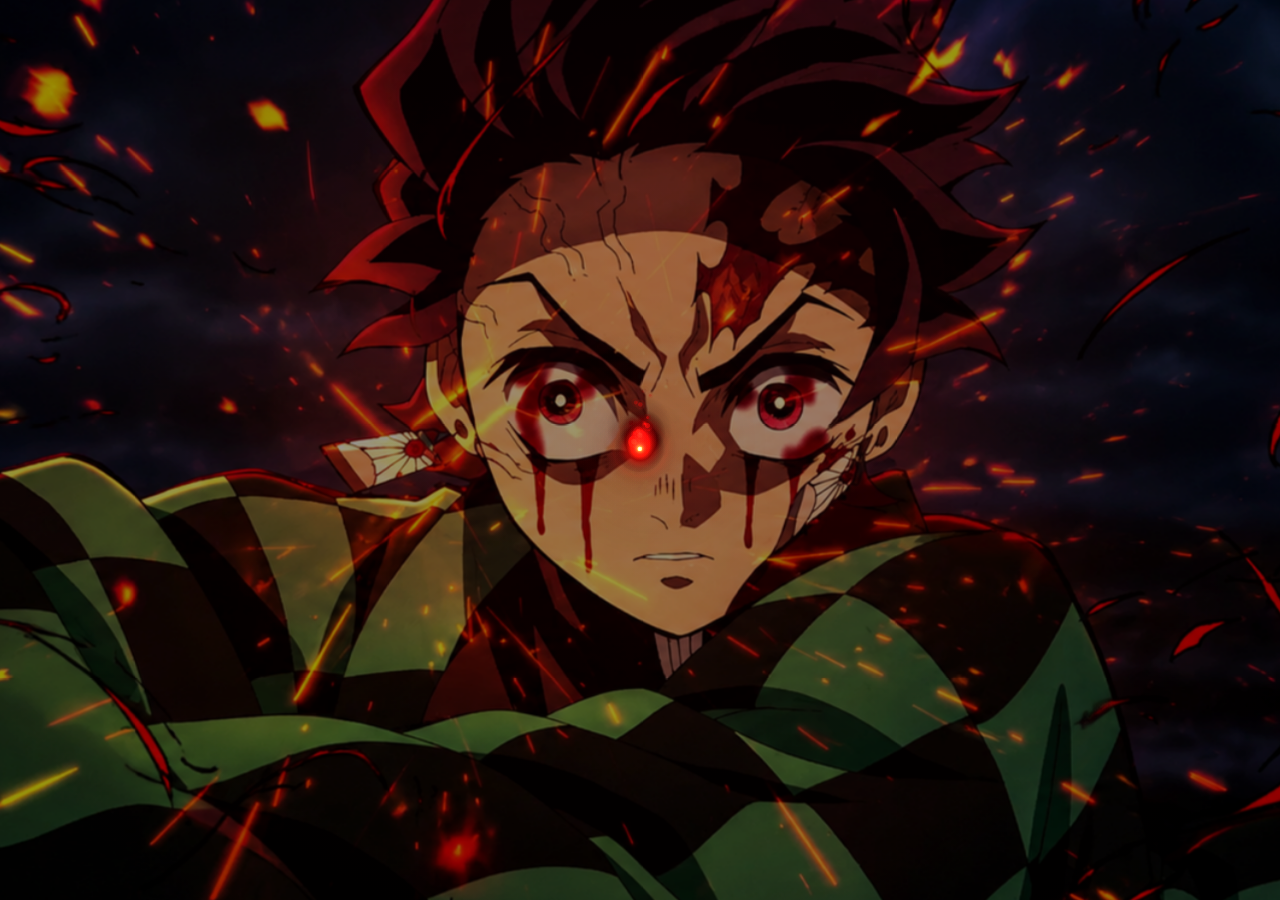
<file: demon-slayer/Sun Breathing Cursor/index.html>
<!doctype html>
<html lang="en">
  <head>
    <meta charset="UTF-8" />
    <meta name="viewport" content="width=device-width, initial-scale=1.0" />
    <title>Sun Breathing Cursor</title>
    <style>
      * {
        margin: 0;
        padding: 0;
        box-sizing: border-box;
      }
      html,
      body {
        width: 100%;
        height: 100%;
        overflow: hidden;
        background: #000;
        cursor: none;
        font-family: "Segoe UI", system-ui, sans-serif;
      }
      .bg {
        position: fixed;
        inset: 0;
        z-index: 0;
        background: radial-gradient(
          ellipse at 50% 30%,
          #1a0005 0%,
          #0a0002 40%,
          #000 100%
        );
      }
      .tanjiro-bg {
        position: fixed;
        top: -5%;
        left: -5%;
        width: 110%;
        height: 110%;
        z-index: 1;
        background-image: url("bg.png");
        background-size: cover;
        background-position: center;
        opacity: 0.6;
        pointer-events: none;
        will-change: transform;
        transition: opacity 0.3s;
      }
      body.aura-active .tanjiro-bg {
        opacity: 0.22;
      }
      #c {
        position: fixed;
        inset: 0;
        z-index: 10;
        pointer-events: none;
      }
      #hd {
        position: fixed;
        inset: 0;
        z-index: 9;
        pointer-events: none;
      }
    </style>
  </head>
  <body>
    <div class="bg"></div>
    <div class="tanjiro-bg" id="tbg"></div>
    <canvas id="hd"></canvas>
    <canvas id="c"></canvas>

    <script>
      (function () {
        "use strict";

        /* ── Canvas & DPR ── */
        const C = document.getElementById("c");
        const ctx = C.getContext("2d");
        const HD = document.getElementById("hd");
        const hctx = HD.getContext("2d");
        let W, H, dpr;

        function resize() {
          dpr = Math.min(devicePixelRatio || 1, 2);
          W = innerWidth;
          H = innerHeight;
          C.width = W * dpr;
          C.height = H * dpr;
          C.style.width = W + "px";
          C.style.height = H + "px";
          ctx.setTransform(dpr, 0, 0, dpr, 0, 0);
          HD.width = W * dpr;
          HD.height = H * dpr;
          HD.style.width = W + "px";
          HD.style.height = H + "px";
          hctx.setTransform(dpr, 0, 0, dpr, 0, 0);
        }
        addEventListener("resize", resize);
        resize();

        /* ── Math helpers ── */
        const lerp = (a, b, t) => a + (b - a) * t;
        const rand = (a, b) => a + Math.random() * (b - a);
        const randi = (a, b) => (a + Math.random() * (b - a)) | 0;
        const clamp = (v, a, b) => Math.max(a, Math.min(b, v));
        const TAU = Math.PI * 2;

        /* ══════════════════════════════════════════════════
           SUN BREATHING COLOR SYSTEM
           Deep crimson → scarlet → blood red → fiery red → rose-white
           Tanjiro's solar flame: predominantly red, minimal yellow/white
        ══════════════════════════════════════════════════ */
        const LUT_R = new Uint8Array(256);
        const LUT_G = new Uint8Array(256);
        const LUT_B = new Uint8Array(256);
        (function () {
          const stops = [
            [0,   [0,   0,   0 ]],
            [35,  [60,  0,   2 ]],
            [75,  [160, 5,   8 ]],
            [115, [220, 15,  12]],
            [155, [240, 35,  18]],
            [195, [255, 65,  30]],
            [228, [255, 110, 55]],
            [255, [255, 175, 110]],
          ];
          for (let i = 0; i < 256; i++) {
            for (let s = 0; s < stops.length - 1; s++) {
              const [t0, c0] = stops[s], [t1, c1] = stops[s + 1];
              if (i >= t0 && i <= t1) {
                const f = (i - t0) / (t1 - t0);
                LUT_R[i] = (c0[0] + (c1[0] - c0[0]) * f) | 0;
                LUT_G[i] = (c0[1] + (c1[1] - c0[1]) * f) | 0;
                LUT_B[i] = (c0[2] + (c1[2] - c0[2]) * f) | 0;
                break;
              }
            }
          }
        })();

        /* Solar corona accent LUT — deep maroon → crimson → orange-red (used for halos/rings) */
        const CLUT_R = new Uint8Array(256);
        const CLUT_G = new Uint8Array(256);
        const CLUT_B = new Uint8Array(256);
        (function () {
          const stops = [
            [0,   [0,   0,   0 ]],
            [50,  [45,  0,   5 ]],
            [110, [130, 8,   10]],
            [165, [200, 25,  15]],
            [215, [240, 55,  25]],
            [255, [255, 90,  40]],
          ];
          for (let i = 0; i < 256; i++) {
            for (let s = 0; s < stops.length - 1; s++) {
              const [t0, c0] = stops[s], [t1, c1] = stops[s + 1];
              if (i >= t0 && i <= t1) {
                const f = (i - t0) / (t1 - t0);
                CLUT_R[i] = (c0[0] + (c1[0] - c0[0]) * f) | 0;
                CLUT_G[i] = (c0[1] + (c1[1] - c0[1]) * f) | 0;
                CLUT_B[i] = (c0[2] + (c1[2] - c0[2]) * f) | 0;
                break;
              }
            }
          }
        })();

        function sunColor(t, a) {
          const i = clamp(t * 255, 0, 255) | 0;
          return `rgba(${LUT_R[i]},${LUT_G[i]},${LUT_B[i]},${a})`;
        }
        function coronaColor(t, a) {
          const i = clamp(t * 255, 0, 255) | 0;
          return `rgba(${CLUT_R[i]},${CLUT_G[i]},${CLUT_B[i]},${a})`;
        }

        /* ── Pointer state ── */
        const P = {
          x: W / 2, y: H / 2,
          tx: W / 2, ty: H / 2,
          px: W / 2, py: H / 2,
          vx: 0, vy: 0,
          speed: 0, lastMove: 0,
        };
        function setTarget(x, y) {
          P.tx = x; P.ty = y;
          P.lastMove = performance.now();
        }
        addEventListener("mousemove", (e) => setTarget(e.clientX, e.clientY));
        addEventListener("touchmove", (e) => {
          if (e.touches.length) setTarget(e.touches[0].clientX, e.touches[0].clientY);
        }, { passive: true });

        addEventListener("mousedown", (e) => {
          document.body.classList.add("aura-active");
          burst(e.clientX, e.clientY);
        });
        addEventListener("mouseup", () => document.body.classList.remove("aura-active"));
        addEventListener("mouseleave", () => document.body.classList.remove("aura-active"));
        addEventListener("touchstart", (e) => {
          document.body.classList.add("aura-active");
          if (e.touches.length) {
            setTarget(e.touches[0].clientX, e.touches[0].clientY);
            burst(P.tx, P.ty);
          }
        }, { passive: true });
        addEventListener("touchend", () => document.body.classList.remove("aura-active"));

        /* ══════════════════════════════════════════
           PARTICLE POOLS
        ══════════════════════════════════════════ */

        /* — Embers — */
        const EMAX = 600;
        const embers = [];
        for (let i = 0; i < EMAX; i++) embers.push({ alive: false });
        let eHead = 0;
        function spawnEmber(x, y, vx, vy, life, sz, hot) {
          const e = embers[eHead % EMAX];
          eHead++;
          e.alive = true; e.x = x; e.y = y; e.vx = vx; e.vy = vy;
          e.age = 0; e.life = life; e.sz = sz; e.hot = hot;
          e.sway = rand(0.4, 1.4); e.phase = rand(0, TAU);
          e.grav = rand(40, 90);
        }

        /* — Smoke puffs — */
        const SMAX = 300;
        const smoke = [];
        for (let i = 0; i < SMAX; i++) smoke.push({ alive: false });
        let sHead = 0;
        function spawnSmoke(x, y, vx, vy, r, life, dark) {
          const s = smoke[sHead % SMAX];
          sHead++;
          s.alive = true; s.x = x; s.y = y; s.vx = vx; s.vy = vy;
          s.age = 0; s.life = life; s.r = r;
          s.dark = dark || false;
        }

        /* — Flame puffs — */
        const FMAX = 350;
        const flames = [];
        for (let i = 0; i < FMAX; i++) flames.push({ alive: false });
        let fHead = 0;
        function spawnFlame(x, y, vx, vy, r, life, hot) {
          const f = flames[fHead % FMAX];
          fHead++;
          f.alive = true; f.x = x; f.y = y; f.vx = vx; f.vy = vy;
          f.age = 0; f.life = life; f.r = r; f.hot = hot;
        }

        /* — Sparks — */
        const SPKMAX = 400;
        const sparks = [];
        for (let i = 0; i < SPKMAX; i++) sparks.push({ alive: false, px: 0, py: 0 });
        let spkHead = 0;
        function spawnSpark(x, y, vx, vy, life, bright) {
          const s = sparks[spkHead % SPKMAX];
          spkHead++;
          s.alive = true; s.x = x; s.y = y; s.px = x; s.py = y;
          s.vx = vx; s.vy = vy;
          s.age = 0; s.life = life; s.bright = bright;
        }

        /* — Shockwaves & flashes — */
        const waves = [];
        const flashes = [];

        /* — Heat shimmer cells — */
        const HDMAX = 200;
        const hdCells = [];
        for (let i = 0; i < HDMAX; i++) hdCells.push({ alive: false });
        let hdHead = 0;
        function spawnHD(x, y, str, life) {
          const h = hdCells[hdHead % HDMAX];
          hdHead++;
          h.alive = true; h.x = x; h.y = y; h.str = str; h.age = 0; h.life = life;
        }

        /* — Trail points — */
        const TMAX = 60;
        const trail = [];

        /* ── Burst (click) — Sun Breathing: First Form — Dance of the Fire God ── */
        function burst(x, y) {
          waves.push({ x, y, r: 0, maxR: rand(180, 280), age: 0, life: 600 });
          flashes.push({ x, y, r: 0, maxR: rand(250, 380), age: 0, life: 500 });

          const JETS = 24;
          for (let i = 0; i < JETS; i++) {
            const a = (i / JETS) * TAU + rand(-0.15, 0.15);
            const spd = rand(120, 380);
            const vx = Math.cos(a) * spd, vy = Math.sin(a) * spd;
            spawnFlame(x, y, vx, vy, rand(25, 55), rand(400, 800), rand(0.6, 1.0));
            if (i % 2 === 0)
              spawnSmoke(
                x + rand(-8, 8), y + rand(-8, 8),
                vx * 0.25, vy * 0.25 - rand(30, 60),
                rand(22, 40), rand(600, 900), true
              );
          }
          for (let i = 0; i < 120; i++) {
            const a = rand(0, TAU), spd = rand(80, 500);
            spawnSpark(x, y, Math.cos(a) * spd, Math.sin(a) * spd, rand(300, 900), rand(0.7, 1.0));
          }
          for (let i = 0; i < 80; i++) {
            const a = rand(0, TAU) - Math.PI / 2, spd = rand(40, 220);
            spawnEmber(
              x, y, Math.cos(a) * spd, Math.sin(a) * spd - rand(50, 120),
              rand(500, 1200), rand(1.5, 3.5), rand(0.5, 1.0)
            );
          }
          spawnHD(x, y, rand(8, 14), rand(500, 900));
        }

        /* ── Trail helpers ── */
        function addTrail(x, y, t) {
          if (trail.length >= TMAX) trail.shift();
          trail.push({ x, y, t });
        }

        /* ── MAIN LOOP ── */
        let last = performance.now();
        let ambE = 0, ambF = 0, ambHD = 0;

        function frame(now) {
          requestAnimationFrame(frame);
          const dt = Math.min(now - last, 33);
          last = now;
          const dtS = dt * 0.001;

          /* Pointer tracking */
          P.px = P.x; P.py = P.y;
          const ease = 1 - Math.pow(0.001, dtS * 5);
          P.x = lerp(P.x, P.tx, ease);
          P.y = lerp(P.y, P.ty, ease);
          P.vx = (P.x - P.px) / Math.max(dtS, 0.001);
          P.vy = (P.y - P.py) / Math.max(dtS, 0.001);
          P.speed = Math.hypot(P.vx, P.vy);

          /* Parallax bg — single clean transform, no duplicating */
          const bx = (P.tx / W - 0.5) * -36;
          const by = (P.ty / H - 0.5) * -36;
          document.getElementById("tbg").style.transform =
            `translate(${bx}px,${by}px) scale(1.08)`;

          /* Trail */
          addTrail(P.x, P.y, now);
          while (trail.length && now - trail[0].t > 320) trail.shift();

          const idle = now - P.lastMove;
          const moving = idle < 120;
          const speedFactor = clamp(P.speed / 300, 0, 1);

          /* Ambient emission */
          ambE -= dt;
          if (ambE <= 0) {
            ambE = moving ? rand(8, 20) : rand(25, 50);
            const n = moving ? randi(2, 5) : 1;
            for (let i = 0; i < n; i++) {
              const a = -Math.PI / 2 + rand(-0.8, 0.8);
              const spd = rand(20, 80) * (1 + speedFactor * 2);
              spawnEmber(
                P.x + rand(-5, 5), P.y + rand(-5, 5),
                Math.cos(a) * spd, Math.sin(a) * spd - rand(20, 50),
                rand(600, 1400), rand(1.2, 3.0), rand(0.3, 0.8)
              );
            }
          }

          ambF -= dt;
          if (ambF <= 0) {
            ambF = moving ? rand(12, 28) : rand(35, 70);
            const n = moving ? randi(2, 6) : randi(1, 3);
            for (let i = 0; i < n; i++) {
              const a = -Math.PI / 2 + rand(-1.0, 1.0);
              const spd = rand(15, 70) * (1 + speedFactor * 1.5);
              spawnFlame(
                P.x + rand(-6, 6), P.y + rand(-6, 6),
                Math.cos(a) * spd * 0.5, Math.sin(a) * spd - rand(10, 40),
                rand(10, 28) * (1 + speedFactor * 0.8),
                rand(180, 400), rand(0.4, 1.0)
              );
            }
            if (Math.random() < (moving ? 0.4 : 0.1))
              spawnSmoke(
                P.x + rand(-8, 8), P.y - 10,
                rand(-15, 15), rand(-40, -15),
                rand(14, 26), rand(400, 700), false
              );
          }

          ambHD -= dt;
          if (ambHD <= 0) {
            ambHD = rand(80, 150);
            spawnHD(P.x + rand(-15, 15), P.y + rand(-15, 15), rand(3, 6), rand(200, 400));
          }

          /* Movement-triggered emission */
          if (moving && P.speed > 20) {
            const n = clamp((P.speed / 100) | 0, 1, 6);
            for (let i = 0; i < n; i++) {
              const t = Math.random();
              const sx = lerp(P.px, P.x, t), sy = lerp(P.py, P.y, t);
              const a = -Math.PI / 2 + rand(-1.1, 1.1);
              const spd = rand(30, 110) + speedFactor * 60;
              spawnFlame(
                sx + rand(-4, 4), sy + rand(-4, 4),
                P.vx * 0.1 + Math.cos(a) * spd * 0.4,
                -Math.abs(Math.sin(a) * spd) - rand(20, 55),
                rand(8, 22), rand(150, 350), rand(0.6, 1.0)
              );
              if (Math.random() < 0.5)
                spawnEmber(
                  sx, sy,
                  P.vx * 0.08 + rand(-40, 40), -rand(40, 130),
                  rand(500, 1100), rand(1, 2.5), rand(0.5, 1.0)
                );
              if (P.speed > 150 && Math.random() < 0.2)
                spawnSpark(
                  sx, sy,
                  P.vx * 0.2 + rand(-80, 80), P.vy * 0.2 + rand(-80, 80),
                  rand(200, 500), 0.8
                );
            }
          }

          /* ═══════════ DRAW ═══════════ */
          ctx.clearRect(0, 0, W, H);
          ctx.globalCompositeOperation = "lighter";

          /* ── Flashes — deep crimson-scarlet bloom ── */
          for (let i = flashes.length - 1; i >= 0; i--) {
            const f = flashes[i];
            f.age += dt;
            if (f.age >= f.life) { flashes.splice(i, 1); continue; }
            const tp = f.age / f.life;
            const r = lerp(0, f.maxR, Math.pow(tp, 0.3));
            const a = (1 - tp) * (1 - tp) * 0.35;
            const g = ctx.createRadialGradient(f.x, f.y, 0, f.x, f.y, r);
            g.addColorStop(0,   `rgba(255,120,60,${a})`);
            g.addColorStop(0.22, `rgba(240,40,15,${a * 0.82})`);
            g.addColorStop(0.55, `rgba(180,8,5,${a * 0.48})`);
            g.addColorStop(0.8,  `rgba(80,0,2,${a * 0.22})`);
            g.addColorStop(1,   "rgba(0,0,0,0)");
            ctx.fillStyle = g;
            ctx.beginPath();
            ctx.arc(f.x, f.y, r, 0, TAU);
            ctx.fill();
          }

          /* ── Shockwaves — crimson rings ── */
          for (let i = waves.length - 1; i >= 0; i--) {
            const w = waves[i];
            w.age += dt;
            if (w.age >= w.life) { waves.splice(i, 1); continue; }
            const tp = w.age / w.life;
            const r = lerp(0, w.maxR, Math.pow(tp, 0.5));
            const a = (1 - tp) * (1 - tp) * 0.7;
            const lw = lerp(8, 0.5, tp);

            ctx.beginPath();
            ctx.arc(w.x, w.y, r, 0, TAU);
            ctx.lineWidth = lw;
            ctx.strokeStyle = `rgba(240,50,18,${a})`;
            ctx.stroke();

            ctx.lineWidth = lw * 3;
            ctx.strokeStyle = `rgba(160,8,5,${a * 0.35})`;
            ctx.stroke();

            if (tp < 0.5) {
              const r2 = lerp(0, w.maxR * 0.5, tp * 2);
              ctx.beginPath();
              ctx.arc(w.x, w.y, r2, 0, TAU);
              ctx.lineWidth = lw * 0.5;
              ctx.strokeStyle = `rgba(255,90,40,${a * 0.5})`;
              ctx.stroke();
            }
          }

          /* ── Smoke (drawn under flame) ── */
          ctx.globalCompositeOperation = "source-over";
          for (let i = 0; i < SMAX; i++) {
            const s = smoke[i];
            if (!s.alive) continue;
            s.age += dt;
            if (s.age >= s.life) { s.alive = false; continue; }
            s.x += s.vx * dtS;
            s.y += s.vy * dtS;
            s.vy -= dtS * 8;
            s.vx += rand(-4, 4) * dtS;
            const tp = s.age / s.life;
            const r = s.r * (1 + tp * 1.2);
            const a = s.dark
              ? (1 - tp) * 0.18 * Math.sin(tp * Math.PI)
              : (1 - tp) * 0.1 * Math.sin(tp * Math.PI);
            /* Dark smoke: near-black with deep crimson tint; light: dark maroon */
            const col = s.dark ? `rgba(12,2,2,${a})` : `rgba(80,10,5,${a})`;
            const g = ctx.createRadialGradient(s.x, s.y, 0, s.x, s.y, Math.max(1, r));
            g.addColorStop(0, col);
            g.addColorStop(1, "rgba(0,0,0,0)");
            ctx.fillStyle = g;
            ctx.beginPath();
            ctx.arc(s.x, s.y, Math.max(1, r), 0, TAU);
            ctx.fill();
          }

          /* ── Flame puffs ── */
          ctx.globalCompositeOperation = "lighter";
          for (let i = 0; i < FMAX; i++) {
            const f = flames[i];
            if (!f.alive) continue;
            f.age += dt;
            if (f.age >= f.life) { f.alive = false; continue; }
            f.x += f.vx * dtS;
            f.y += f.vy * dtS;
            f.vy -= dtS * 55;
            f.vx *= Math.pow(0.95, dtS * 60);
            f.vx += Math.sin(now * 0.007 + f.age * 0.01) * dtS * 40;
            const tp = f.age / f.life;
            const hotness = f.hot * (1 - tp);
            const r = f.r * (1 + tp * 0.3);
            const a = Math.sin(tp * Math.PI) * 0.7 * f.hot;
            const g = ctx.createRadialGradient(f.x, f.y, 0, f.x, f.y, Math.max(1, r));
            g.addColorStop(0,    sunColor(hotness, a));
            g.addColorStop(0.45, sunColor(hotness * 0.6, a * 0.7));
            g.addColorStop(0.8,  sunColor(hotness * 0.3, a * 0.3));
            g.addColorStop(1, "rgba(0,0,0,0)");
            ctx.fillStyle = g;
            ctx.beginPath();
            ctx.arc(f.x, f.y, Math.max(1, r), 0, TAU);
            ctx.fill();
          }

          /* ── Trail — crimson solar ribbon ── */
          if (trail.length >= 3) {
            for (let i = 1; i < trail.length; i++) {
              const age = (now - trail[i].t) / 320;
              const alpha = clamp(1 - age, 0, 1);
              if (alpha < 0.01) continue;
              const w = lerp(2, 10, 1 - age);
              ctx.beginPath();
              ctx.moveTo(trail[i - 1].x, trail[i - 1].y);
              ctx.lineTo(trail[i].x, trail[i].y);
              /* Deep crimson outer glow */
              ctx.lineWidth = w * 4;
              ctx.strokeStyle = `rgba(140,5,2,${alpha * 0.15})`;
              ctx.stroke();
              /* Scarlet mid */
              ctx.lineWidth = w * 2.5;
              ctx.strokeStyle = `rgba(230,25,10,${alpha * 0.32})`;
              ctx.stroke();
              /* Fiery red accent */
              ctx.lineWidth = w * 1.4;
              ctx.strokeStyle = `rgba(255,60,20,${alpha * 0.55})`;
              ctx.stroke();
              /* Hot orange-red core */
              ctx.lineWidth = w * 0.8;
              ctx.strokeStyle = `rgba(255,105,45,${alpha * 0.72})`;
              ctx.stroke();
              /* Bright tip spine */
              ctx.lineWidth = Math.max(1, w * 0.42);
              ctx.strokeStyle = `rgba(255,175,100,${alpha * 0.90})`;
              ctx.stroke();
            }
          }

          /* ── Sparks ── */
          for (let i = 0; i < SPKMAX; i++) {
            const s = sparks[i];
            if (!s.alive) continue;
            s.age += dt;
            if (s.age >= s.life) { s.alive = false; continue; }
            s.px = s.x; s.py = s.y;
            s.x += s.vx * dtS;
            s.y += s.vy * dtS;
            s.vy += 180 * dtS;
            s.vx *= Math.pow(0.88, dtS * 60);
            const tp = s.age / s.life;
            const a = clamp((1 - tp) * (1 - tp) * s.bright * 1.2, 0, 1);
            const hotness = 1 - tp * 0.6;
            const tlen = Math.hypot(s.x - s.px, s.y - s.py);
            const slen = clamp(tlen, 2, 18);
            const ang = Math.atan2(s.y - s.py, s.x - s.px);

            ctx.setTransform(dpr, 0, 0, dpr, s.x, s.y);
            ctx.rotate(ang + Math.PI);
            ctx.beginPath();
            ctx.moveTo(0, 0);
            ctx.lineTo(slen, 0);
            const gc = ctx.createLinearGradient(0, 0, slen, 0);
            gc.addColorStop(0, sunColor(hotness, a));
            gc.addColorStop(1, sunColor(hotness * 0.4, 0));
            ctx.strokeStyle = gc;
            ctx.lineWidth = clamp(2 - tp * 1.5, 0.5, 2);
            ctx.stroke();
            ctx.strokeStyle = sunColor(hotness, a * 0.25);
            ctx.lineWidth = clamp(2 - tp * 1.5, 0.5, 2) * 2;
            ctx.stroke();
          }
          ctx.setTransform(dpr, 0, 0, dpr, 0, 0);

          /* ── Embers ── */
          for (let i = 0; i < EMAX; i++) {
            const e = embers[i];
            if (!e.alive) continue;
            e.age += dt;
            if (e.age >= e.life) { e.alive = false; continue; }
            e.x += e.vx * dtS + Math.sin(now * 0.004 + e.phase) * e.sway * dtS;
            e.y += e.vy * dtS;
            e.vy += e.grav * dtS;
            e.vx *= Math.pow(0.97, dtS * 60);
            const tp = e.age / e.life;
            const hotness = e.hot * (1 - tp * 0.7);
            const a = (1 - tp) * (1 - tp) * 0.95;
            const r = e.sz * (1 - tp * 0.3);

            ctx.fillStyle = sunColor(hotness, a);
            ctx.beginPath();
            ctx.arc(e.x, e.y, Math.max(0.5, r), 0, TAU);
            ctx.fill();

            ctx.fillStyle = sunColor(clamp(hotness, 0, 1), a * 0.3);
            ctx.beginPath();
            ctx.arc(e.x, e.y, Math.max(0.5, r * 2.2), 0, TAU);
            ctx.fill();
          }

          /* ── Cursor tip — Sun Breathing solar core ── */
          {
            const flicker =
              0.88 +
              0.08 * Math.sin(now * 0.013) +
              0.06 * Math.sin(now * 0.031 + 1.3) +
              0.04 * Math.sin(now * 0.05 + 2.7);
            const jx = Math.sin(now * 0.022) * 1.2;
            const jy = Math.sin(now * 0.019 + 1.5) * 1.2;
            const cx = P.x + jx, cy = P.y + jy;

            /* Far outer crimson aura */
            const og = ctx.createRadialGradient(cx, cy, 0, cx, cy, 58 * flicker);
            og.addColorStop(0,   `rgba(220,25,8,0.22)`);
            og.addColorStop(0.45, `rgba(160,8,3,0.09)`);
            og.addColorStop(1,   "rgba(0,0,0,0)");
            ctx.fillStyle = og;
            ctx.beginPath();
            ctx.arc(cx, cy, 58 * flicker, 0, TAU);
            ctx.fill();

            /* Corona ring — scarlet haze at mid radius */
            const cg = ctx.createRadialGradient(cx, cy, 18 * flicker, cx, cy, 42 * flicker);
            cg.addColorStop(0, "rgba(0,0,0,0)");
            cg.addColorStop(0.5, `rgba(200,18,6,0.10)`);
            cg.addColorStop(1, "rgba(0,0,0,0)");
            ctx.fillStyle = cg;
            ctx.beginPath();
            ctx.arc(cx, cy, 42 * flicker, 0, TAU);
            ctx.fill();

            /* Mid flame bloom — deep red */
            const mg = ctx.createRadialGradient(cx, cy - 2, 0, cx, cy, 28 * flicker);
            mg.addColorStop(0,   `rgba(255,90,35,0.82)`);
            mg.addColorStop(0.28, `rgba(240,30,10,0.70)`);
            mg.addColorStop(0.65, `rgba(160,5,4,0.32)`);
            mg.addColorStop(1,   "rgba(0,0,0,0)");
            ctx.fillStyle = mg;
            ctx.beginPath();
            ctx.arc(cx, cy - 2, 28 * flicker, 0, TAU);
            ctx.fill();

            /* Inner hot core — scarlet to crimson */
            const hg = ctx.createRadialGradient(cx, cy, 0, cx, cy, 9 * flicker);
            hg.addColorStop(0,   `rgba(255,200,100,1)`);
            hg.addColorStop(0.28, `rgba(255,80,30,0.95)`);
            hg.addColorStop(0.62, `rgba(220,15,8,0.60)`);
            hg.addColorStop(1,   "rgba(100,0,2,0)");
            ctx.fillStyle = hg;
            ctx.beginPath();
            ctx.arc(cx, cy, 9 * flicker, 0, TAU);
            ctx.fill();

            /* Tiny bright center point */
            ctx.fillStyle = `rgba(255,210,120,${flicker * 0.96})`;
            ctx.beginPath();
            ctx.arc(cx, cy, 2.4 * flicker, 0, TAU);
            ctx.fill();
          }

          ctx.globalCompositeOperation = "source-over";

          /* ── Heat shimmer layer on HD canvas ── */
          hctx.clearRect(0, 0, W, H);
          for (let i = 0; i < HDMAX; i++) {
            const h = hdCells[i];
            if (!h.alive) continue;
            h.age += dt;
            if (h.age >= h.life) { h.alive = false; continue; }
            const tp = h.age / h.life;
            const r = h.str * 20 * (1 - tp * 0.4);
            const a = (1 - tp) * 0.11;
            const g = hctx.createRadialGradient(h.x, h.y, 0, h.x, h.y, r);
            g.addColorStop(0,   `rgba(220,35,10,${a})`);
            g.addColorStop(0.5, `rgba(140,8,3,${a * 0.4})`);
            g.addColorStop(1,   "rgba(0,0,0,0)");
            hctx.fillStyle = g;
            hctx.beginPath();
            hctx.arc(h.x, h.y, r, 0, TAU);
            hctx.fill();
          }
        }

        requestAnimationFrame(frame);
      })();
    </script>
  </body>
</html>
</file>
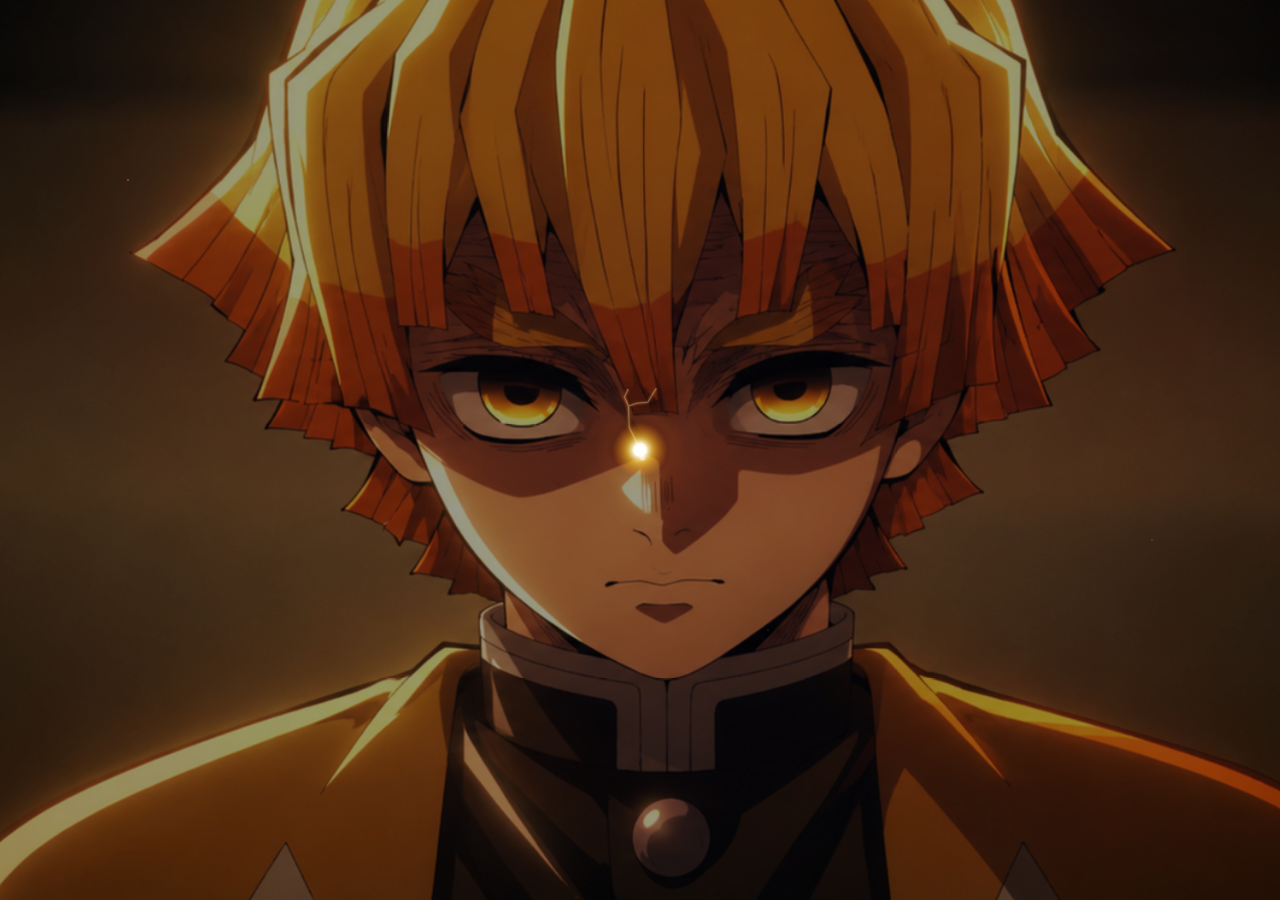
<file: demon-slayer/Thunder Breathing Cursor/index.html>
<!DOCTYPE html>
<html lang="en">
<head>
<meta charset="UTF-8" />
<meta name="viewport" content="width=device-width, initial-scale=1.0" />
<title>Thunder Cursor</title>
<style>
  :root {
    --gold-core:   255, 253, 235;
    --gold-mid:    255, 215, 70;
    --gold-outer:  255, 140, 0;
    --bg-deep:     #030206;
    --bg-mid:      #08050e;
  }

  * { box-sizing: border-box; }

  html, body {
    margin: 0;
    padding: 0;
    width: 100%;
    height: 100%;
    overflow: hidden;
    background: radial-gradient(ellipse at 50% 30%, var(--bg-mid) 0%, var(--bg-deep) 60%, #000 100%);
    cursor: none;
    font-family: 'Segoe UI', system-ui, -apple-system, sans-serif;
  }

  /* Zenitsu Background Image Layer with Parallax Prep */
  .zenitsu-bg {
    position: fixed;
    top: -5%;
    left: -5%;
    width: 110%;
    height: 110%;
    z-index: 0;
    background-image: url('bg.png');
    background-size: cover;
    background-position: center;
    background-repeat: no-repeat;
    opacity: 0.6;
    pointer-events: none;
    will-change: transform;
    transform: scale(1.08); 
    transition: opacity 0.4s ease-out;
  }

  /* Aura Pressure Vibration Animation */
  @keyframes pressureVibrate {
    0% { transform: scale(1.08) translate(0px, 0px); }
    25% { transform: scale(1.08) translate(-1.5px, 1.5px); }
    50% { transform: scale(1.08) translate(1.5px, -1.5px); }
    75% { transform: scale(1.08) translate(-1.5px, -1.5px); }
    100% { transform: scale(1.08) translate(1.5px, 1.5px); }
  }

  /* Active Aura States (Triggered on Click/Hold) */
  body.aura-active .zenitsu-bg {
    animation: pressureVibrate 0.08s linear infinite;
    opacity: 0.35;
    transition: opacity 0.05s ease-in;
  }

  body.aura-active .stage {
    -webkit-backdrop-filter: blur(2px);
    backdrop-filter: blur(2px);
    background-color: rgba(255, 215, 70, 0.05);
  }

  .sky {
    position: fixed;
    inset: 0;
    z-index: 1;
    background-image:
      radial-gradient(1.5px 1.5px at 10% 20%, rgba(255,255,255,0.4) 50%, transparent 51%),
      radial-gradient(1px 1px at 80% 10%, rgba(255,255,255,0.2) 50%, transparent 51%),
      radial-gradient(2px 2px at 60% 70%, rgba(255,255,255,0.15) 50%, transparent 51%),
      radial-gradient(1px 1px at 30% 85%, rgba(255,255,255,0.3) 50%, transparent 51%),
      radial-gradient(1.5px 1.5px at 90% 60%, rgba(255,255,255,0.2) 50%, transparent 51%),
      radial-gradient(1px 1px at 45% 40%, rgba(255,255,255,0.25) 50%, transparent 51%);
    opacity: 0.5;
    pointer-events: none;
  }

  .stage {
    position: relative;
    z-index: 2;
    width: 100%;
    height: 100%;
    display: flex;
    flex-direction: column;
    align-items: center;
    justify-content: center;
    text-align: center;
    padding: 24px;
    pointer-events: none;
    transition: backdrop-filter 0.2s ease-out, -webkit-backdrop-filter 0.2s ease-out, background-color 0.2s ease-out;
  }

  canvas#thunder {
    position: fixed;
    top: 0;
    left: 0;
    z-index: 5;
    pointer-events: none;
    width: 100vw;
    height: 100vh;
    display: block;
    will-change: transform, opacity;
  }
</style>
</head>
<body>

  <div class="zenitsu-bg" id="parallax-bg"></div>
  <div class="sky"></div>
  <div class="stage"></div>
  <canvas id="thunder"></canvas>

<script>
(function () {
  'use strict';

  const canvas = document.getElementById('thunder');
  const ctx = canvas.getContext('2d');
  const bgEl = document.getElementById('parallax-bg');

  // --- Setup & Resize ---
  let dpr, width, height;

  function resize() {
    dpr = Math.min(window.devicePixelRatio || 1, 2);
    width = window.innerWidth;
    height = window.innerHeight;
    canvas.width = Math.floor(width * dpr);
    canvas.height = Math.floor(height * dpr);
    canvas.style.width = width + 'px';
    canvas.style.height = height + 'px';
    ctx.setTransform(dpr, 0, 0, dpr, 0, 0);
  }
  window.addEventListener('resize', resize);
  resize();

  // --- Utilities ---
  const GOLD_CORE  = '255,254,242'; 
  const GOLD_MID   = '255,206,50';  
  const GOLD_OUTER = '255,132,0';   
  const GOLD_HOT   = '255,255,255';

  const rgba = (rgb, a) => `rgba(${rgb},${Math.max(0, Math.min(1, a))})`;
  const lerp = (a, b, t) => a + (b - a) * t;
  const rand = (min, max) => min + Math.random() * (max - min);
  const dist = (x1, y1, x2, y2) => Math.hypot(x2 - x1, y2 - y1);
  const TWO_PI = Math.PI * 2;

  // --- State ---
  const pointer = {
    targetX: width / 2, targetY: height / 2,
    x: width / 2, y: height / 2,
    prevX: width / 2, prevY: height / 2,
    speed: 0, lastMoveAt: 0
  };

  let bgShiftX = 0, bgShiftY = 0;
  const MAX_PARALLAX_SHIFT = 40; 

  function setTarget(x, y) {
    pointer.targetX = x;
    pointer.targetY = y;
    pointer.lastMoveAt = performance.now();
  }

  window.addEventListener('mousemove', e => setTarget(e.clientX, e.clientY));
  window.addEventListener('touchmove', e => {
    if (e.touches.length) setTarget(e.touches[0].clientX, e.touches[0].clientY);
  }, { passive: true });

  window.addEventListener('mousedown', e => {
    document.body.classList.add('aura-active');
    triggerStrike(e.clientX, e.clientY);
  });
  window.addEventListener('mouseup', () => document.body.classList.remove('aura-active'));
  window.addEventListener('mouseleave', () => document.body.classList.remove('aura-active'));

  window.addEventListener('touchstart', e => {
    document.body.classList.add('aura-active');
    if (e.touches.length) {
      setTarget(e.touches[0].clientX, e.touches[0].clientY);
      triggerStrike(pointer.targetX, pointer.targetY);
    }
  }, { passive: true });
  window.addEventListener('touchend', () => document.body.classList.remove('aura-active'));

  // --- Entity Pools ---
  let sparks = [];
  let bolts = [];
  let flashes = [];
  let shockwaves = [];
  const trail = [];

  // --- Particle Generators ---
  function spawnSpark(x, y, speed, life) {
    const angle = rand(0, TWO_PI);
    sparks.push({
      x, y,
      vx: Math.cos(angle) * speed,
      vy: Math.sin(angle) * speed,
      age: 0, life,
      size: rand(1.1, 4),
      drag: rand(0.88, 0.95),
      hot: Math.random() < 0.6
    });
  }

  // Generates jagged, non-recursive realistic lightning path
  function generateLightningPath(x, y, angle, length, maxWander, segmentLength) {
    const points = [{x, y}];
    let cx = x, cy = y, l = 0;
    while (l < length) {
      const a = angle + rand(-maxWander, maxWander);
      const sl = rand(segmentLength * 0.5, segmentLength * 1.5);
      cx += Math.cos(a) * sl;
      cy += Math.sin(a) * sl;
      points.push({x: cx, y: cy});
      l += sl;
    }
    return points;
  }

  function spawnBolt(x, y, angle, length, width, life) {
    const pts = generateLightningPath(x, y, angle, length, 0.8, 15);
    bolts.push({ points: pts, age: 0, life, width, maxAlpha: rand(0.78, 1.15) });
    
    // Spawn sub-branches
    if (Math.random() < 0.5) {
      const branchIdx = Math.floor(rand(1, pts.length - 2));
      const bp = pts[branchIdx];
      const subAngle = angle + (Math.random() < 0.5 ? 1 : -1) * rand(0.5, 1.2);
      const subPts = generateLightningPath(bp.x, bp.y, subAngle, length * rand(0.3, 0.6), 1.0, 12);
      bolts.push({ points: subPts, age: 0, life: life * 0.8, width: width * 0.6, maxAlpha: rand(0.55, 0.95) });
    }
  }

  function triggerStrike(x, y) {
    // Flash
    flashes.push({ x, y, age: 0, life: 400, maxR: rand(300, 500) });
    
    // Shockwave
    shockwaves.push({ x, y, age: 0, life: 500, maxR: rand(150, 250), width: rand(6, 12) });

    // Core outward strikes
    const count = Math.floor(rand(5, 9));
    for (let i = 0; i < count; i++) {
      const angle = (i / count) * TWO_PI + rand(-0.3, 0.3);
      const length = rand(100, 350);
      spawnBolt(x, y, angle, length, rand(2, 5), rand(200, 450));
    }

    // Heavy sparks
    for (let i = 0; i < 40; i++) {
      spawnSpark(x, y, rand(100, 600), rand(300, 800));
    }
  }

  // --- High-Performance Batch Rendering ---
  // Replaces shadowBlur with multi-pass stroked paths for massive FPS gains
  function renderBolts(dt) {
    if (!bolts.length) return;

    ctx.lineJoin = 'miter';
    ctx.lineCap = 'butt';

    // Cleanup and prepare
    const activeBolts = [];
    for (let i = 0; i < bolts.length; i++) {
      const b = bolts[i];
      b.age += dt;
      if (b.age < b.life) activeBolts.push(b);
    }
    bolts = activeBolts;

    // Helper to trace all lines
    const tracePaths = () => {
      ctx.beginPath();
      for (const b of bolts) {
        ctx.moveTo(b.points[0].x, b.points[0].y);
        for (let j = 1; j < b.points.length; j++) {
          ctx.lineTo(b.points[j].x, b.points[j].y);
        }
      }
    };

    // Global Alpha dictates the flicker
    for (const pass of [
      { w: 4.6, col: GOLD_OUTER, mul: 0.34 },
      { w: 2.4, col: GOLD_MID, mul: 0.8 },
      { w: 1.0, col: GOLD_CORE, mul: 1.0 },
      { w: 0.4, col: GOLD_HOT, mul: 0.95 }
    ]) {
      tracePaths();
      for (const b of bolts) {
        const t = b.age / b.life;
        // Sharp erratic flicker curve — brighter baseline, rarer/lighter dimming
        const flicker = Math.random() > 0.06 ? 1 : 0.55; 
        const alpha = Math.pow(1 - t, 1.7) * b.maxAlpha * pass.mul * flicker;
        ctx.strokeStyle = rgba(pass.col, alpha);
        ctx.lineWidth = b.width * pass.w;
        ctx.stroke();
        ctx.beginPath(); // Reset per bolt to allow different alphas
      }
    }
  }

  // --- Main Loop ---
  let lastTime = performance.now();
  let crackleTimer = 0;
  let energyWaveTimer = 0;

  function frame(now) {
    const dt = Math.min(now - lastTime, 32); // Cap dt to avoid massive jumps
    lastTime = now;
    const dtS = dt / 1000;

    // 1. Update Physics / Tracking
    const ease = 0.5;
    pointer.prevX = pointer.x;
    pointer.prevY = pointer.y;
    pointer.x = lerp(pointer.x, pointer.targetX, ease);
    pointer.y = lerp(pointer.y, pointer.targetY, ease);
    pointer.speed = dist(pointer.prevX, pointer.prevY, pointer.x, pointer.y) / Math.max(dtS, 0.001);

    // Parallax
    const normX = (pointer.targetX / width) - 0.5;
    const normY = (pointer.targetY / height) - 0.5;
    bgShiftX = lerp(bgShiftX, normX * -MAX_PARALLAX_SHIFT, 0.1);
    bgShiftY = lerp(bgShiftY, normY * -MAX_PARALLAX_SHIFT, 0.1);
    bgEl.style.transform = `translate(${bgShiftX}px, ${bgShiftY}px) scale(1.08)`;

    // Trail logic
    trail.push({ x: pointer.x, y: pointer.y, t: now });
    while (trail.length && now - trail[0].t > 150) trail.shift();

    const isMoving = (now - pointer.lastMoveAt) < 100 && pointer.speed > 50;

    if (isMoving) {
      const speedFactor = Math.max(0, Math.min(1, pointer.speed / 650));

      // More dynamic electric current sparks, scaled by velocity
      if (Math.random() < 0.55) {
        const sparkCount = 1 + Math.floor(speedFactor * 3);
        for (let k = 0; k < sparkCount; k++) {
          spawnSpark(pointer.x, pointer.y, rand(60, 200) * (1 + speedFactor), rand(220, 450));
        }
      }

      // Trailing lightning connections — more frequent and slightly thicker with speed
      if (trail.length > 5 && Math.random() < 0.55) {
        const past = trail[Math.floor(rand(0, trail.length - 3))];
        const angle = Math.atan2(pointer.y - past.y, pointer.x - past.x);
        const len = dist(pointer.x, pointer.y, past.x, past.y);
        spawnBolt(past.x, past.y, angle, len, rand(1, 3) * (1 + speedFactor * 0.7), rand(120, 280));

        // Subtle branching arcs that react to cursor velocity
        if (speedFactor > 0.2 && Math.random() < 0.35 + speedFactor * 0.45) {
          const branchCount = 1 + Math.floor(speedFactor * 2);
          for (let bI = 0; bI < branchCount; bI++) {
            const bAngle = angle + (Math.random() < 0.5 ? 1 : -1) * rand(0.4, 1.15);
            const bLen = len * rand(0.22, 0.5) * (0.6 + speedFactor);
            spawnBolt(pointer.x, pointer.y, bAngle, bLen, rand(0.7, 1.8) * (1 + speedFactor * 0.4), rand(90, 200));
          }
        }
      }

      // Subtle energy wave pulses on fast, sustained movement
      energyWaveTimer -= dt;
      if (speedFactor > 0.5 && energyWaveTimer <= 0) {
        energyWaveTimer = rand(240, 460);
        shockwaves.push({
          x: pointer.x, y: pointer.y, age: 0, life: 360,
          maxR: rand(36, 64) * (0.6 + speedFactor), width: rand(2, 4)
        });
      }
    } else {
      // Idle ambient static charge
      crackleTimer -= dt;
      if (crackleTimer <= 0) {
        crackleTimer = rand(400, 1200);
        spawnBolt(pointer.x, pointer.y, rand(0, TWO_PI), rand(40, 90), rand(1, 2.5), rand(150, 300));
        spawnSpark(pointer.x, pointer.y, rand(20, 80), rand(200, 500));
      }
    }

    // 2. Render Loop
    ctx.globalCompositeOperation = 'source-over';
    ctx.clearRect(0, 0, width, height);
    ctx.globalCompositeOperation = 'screen';

    // Flashes
    for (let i = flashes.length - 1; i >= 0; i--) {
      const f = flashes[i];
      f.age += dt;
      const t = f.age / f.life;
      if (t >= 1) { flashes.splice(i, 1); continue; }
      
      const r = lerp(20, f.maxR, Math.pow(t, 0.3));
      const a = Math.pow(1 - t, 2) * 0.25;
      const grad = ctx.createRadialGradient(f.x, f.y, 0, f.x, f.y, r);
      grad.addColorStop(0, rgba(GOLD_CORE, a));
      grad.addColorStop(0.2, rgba(GOLD_MID, a * 0.6));
      grad.addColorStop(1, rgba(GOLD_OUTER, 0));
      
      ctx.fillStyle = grad;
      ctx.beginPath();
      ctx.arc(f.x, f.y, r, 0, TWO_PI);
      ctx.fill();
    }

    // Shockwaves (Plasma rings)
    for (let i = shockwaves.length - 1; i >= 0; i--) {
      const sw = shockwaves[i];
      sw.age += dt;
      const t = sw.age / sw.life;
      if (t >= 1) { shockwaves.splice(i, 1); continue; }

      const r = lerp(10, sw.maxR, Math.easeOutCubic ? Math.easeOutCubic(t) : Math.pow(t, 0.4));
      const a = Math.pow(1 - t, 1.5);
      
      ctx.beginPath();
      ctx.arc(sw.x, sw.y, r, 0, TWO_PI);
      ctx.strokeStyle = rgba(GOLD_MID, a * 0.8);
      ctx.lineWidth = sw.width * (1 - t);
      ctx.stroke();

      ctx.beginPath();
      ctx.arc(sw.x, sw.y, r, 0, TWO_PI);
      ctx.strokeStyle = rgba(GOLD_CORE, a);
      ctx.lineWidth = (sw.width * 0.3) * (1 - t);
      ctx.stroke();
    }

    // Lightning Bolts (Batched)
    renderBolts(dt);

    // Sparks with gravity
    for (let i = sparks.length - 1; i >= 0; i--) {
      const s = sparks[i];
      s.age += dt;
      if (s.age >= s.life) { sparks.splice(i, 1); continue; }
      
      s.vx *= s.drag;
      s.vy *= s.drag;
      s.vy += 800 * dtS; // Gravity pull
      
      s.x += s.vx * dtS;
      s.y += s.vy * dtS;
      
      const t = s.age / s.life;
      const a = Math.pow(1 - t, 1.25);
      
      ctx.fillStyle = rgba(s.hot ? GOLD_CORE : GOLD_MID, Math.min(1, a * 1.15));
      ctx.beginPath();
      ctx.arc(s.x, s.y, s.size * (1 - t*0.2), 0, TWO_PI);
      ctx.fill();

      if (s.hot) {
        ctx.fillStyle = rgba(GOLD_HOT, a * 0.85);
        ctx.beginPath();
        ctx.arc(s.x, s.y, s.size * 0.42 * (1 - t * 0.2), 0, TWO_PI);
        ctx.fill();
      }
    }

    // Cursor Core Glow
    const pulse = 1 + 0.18 * Math.sin(now * 0.015);
    const cr = 30 * pulse;

    // Faint outer power ring — extra presence without altering the core style
    const outerR = cr * 1.7;
    const og = ctx.createRadialGradient(pointer.x, pointer.y, cr * 0.6, pointer.x, pointer.y, outerR);
    og.addColorStop(0, rgba(GOLD_OUTER, 0));
    og.addColorStop(0.6, rgba(GOLD_OUTER, 0.10 + 0.05 * Math.sin(now * 0.01)));
    og.addColorStop(1, rgba(GOLD_OUTER, 0));
    ctx.fillStyle = og;
    ctx.beginPath();
    ctx.arc(pointer.x, pointer.y, outerR, 0, TWO_PI);
    ctx.fill();

    const cg = ctx.createRadialGradient(pointer.x, pointer.y, 0, pointer.x, pointer.y, cr);
    cg.addColorStop(0, rgba(GOLD_HOT, 1));
    cg.addColorStop(0.22, rgba(GOLD_CORE, 1));
    cg.addColorStop(0.5, rgba(GOLD_MID, 0.62));
    cg.addColorStop(1, rgba(GOLD_OUTER, 0));
    ctx.fillStyle = cg;
    ctx.beginPath();
    ctx.arc(pointer.x, pointer.y, cr, 0, TWO_PI);
    ctx.fill();

    // Solid core dot
    ctx.fillStyle = GOLD_HOT;
    ctx.beginPath();
    ctx.arc(pointer.x, pointer.y, 2.4 * pulse, 0, TWO_PI);
    ctx.fill();

    requestAnimationFrame(frame);
  }

  requestAnimationFrame(frame);
})();
</script>

</body>
</html>
</file>
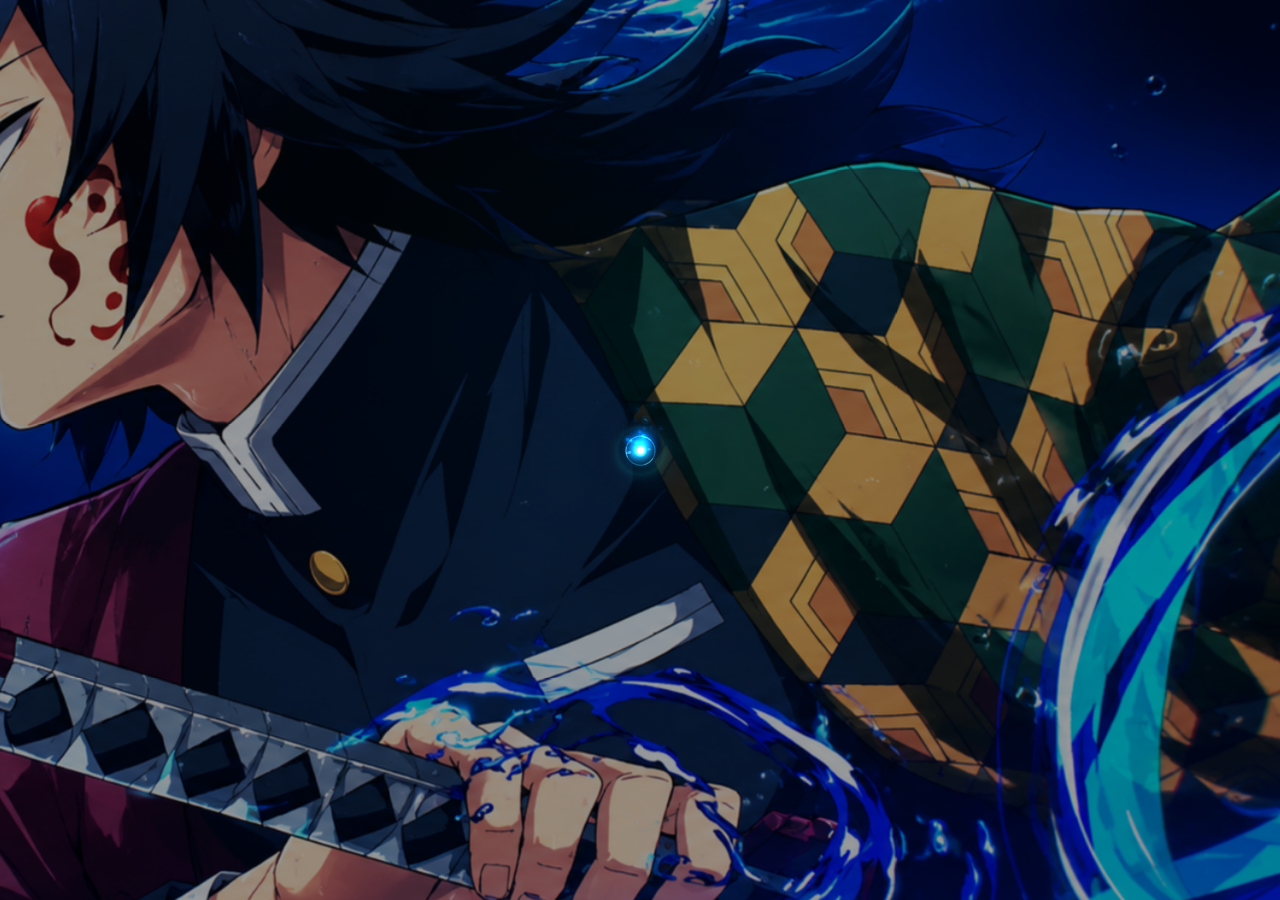
<file: demon-slayer/Water Breathing Cursor/index.html>
<!doctype html>
<html lang="en">
  <head>
    <meta charset="UTF-8" />
    <meta name="viewport" content="width=device-width, initial-scale=1.0" />
    <title>Water Breathing Cursor</title>
    <style>
      * {
        margin: 0;
        padding: 0;
        box-sizing: border-box;
      }
      html,
      body {
        width: 100%;
        height: 100%;
        overflow: hidden;
        background: #000;
        cursor: none;
        font-family: "Segoe UI", system-ui, sans-serif;
      }
      .bg {
        position: fixed;
        inset: 0;
        z-index: 0;
        background: radial-gradient(
          ellipse at 50% 35%,
          #001620 0%,
          #00080c 45%,
          #000 100%
        );
      }
      .giyu-bg {
        position: fixed;
        top: -5%;
        left: -5%;
        width: 110%;
        height: 110%;
        z-index: 1;
        background-image: url("bg.png");
        background-size: cover;
        background-position: center;
        opacity: 0.6;
        pointer-events: none;
        will-change: transform;
        transition: opacity 0.3s;
      }
      body.aura-active .giyu-bg {
        opacity: 0.22;
      }
      #c {
        position: fixed;
        inset: 0;
        z-index: 10;
        pointer-events: none;
      }
      #hd {
        position: fixed;
        inset: 0;
        z-index: 9;
        pointer-events: none;
      }
    </style>
  </head>
  <body>
    <div class="bg"></div>
    <div class="giyu-bg" id="tbg"></div>
    <canvas id="hd"></canvas>
    <canvas id="c"></canvas>

    <script>
      (function () {
        "use strict";

        /* ── Canvas & DPR ── */
        const C = document.getElementById("c");
        const ctx = C.getContext("2d");
        const HD = document.getElementById("hd");
        const hctx = HD.getContext("2d");
        let W, H, dpr;

        function resize() {
          dpr = Math.min(devicePixelRatio || 1, 2);
          W = innerWidth;
          H = innerHeight;
          C.width = W * dpr;
          C.height = H * dpr;
          C.style.width = W + "px";
          C.style.height = H + "px";
          ctx.setTransform(dpr, 0, 0, dpr, 0, 0);
          HD.width = W * dpr;
          HD.height = H * dpr;
          HD.style.width = W + "px";
          HD.style.height = H + "px";
          hctx.setTransform(dpr, 0, 0, dpr, 0, 0);
        }
        addEventListener("resize", resize);
        resize();

        /* ── Math helpers ── */
        const lerp = (a, b, t) => a + (b - a) * t;
        const rand = (a, b) => a + Math.random() * (b - a);
        const randi = (a, b) => (a + Math.random() * (b - a)) | 0;
        const clamp = (v, a, b) => Math.max(a, Math.min(b, v));
        const TAU = Math.PI * 2;

        /* ══════════════════════════════════════════════════
   WATER BREATHING COLOR SYSTEM
   Deep ocean navy → indigo → blue → cyan → aqua → white foam
══════════════════════════════════════════════════ */
        const LUT_R = new Uint8Array(256);
        const LUT_G = new Uint8Array(256);
        const LUT_B = new Uint8Array(256);
        (function () {
          const stops = [
            [0, [0, 0, 0]],
            [26, [0, 10, 30]],
            [60, [0, 35, 80]],
            [100, [0, 70, 140]],
            [145, [0, 130, 190]],
            [185, [40, 190, 220]],
            [220, [140, 230, 240]],
            [255, [235, 250, 255]],
          ];
          for (let i = 0; i < 256; i++) {
            for (let s = 0; s < stops.length - 1; s++) {
              const [t0, c0] = stops[s],
                [t1, c1] = stops[s + 1];
              if (i >= t0 && i <= t1) {
                const f = (i - t0) / (t1 - t0);
                LUT_R[i] = (c0[0] + (c1[0] - c0[0]) * f) | 0;
                LUT_G[i] = (c0[1] + (c1[1] - c0[1]) * f) | 0;
                LUT_B[i] = (c0[2] + (c1[2] - c0[2]) * f) | 0;
                break;
              }
            }
          }
        })();

        /* Foam / crest accent LUT — teal → turquoise → pale mint → white */
        const FLUT_R = new Uint8Array(256);
        const FLUT_G = new Uint8Array(256);
        const FLUT_B = new Uint8Array(256);
        (function () {
          const stops = [
            [0, [0, 0, 0]],
            [40, [0, 35, 35]],
            [95, [0, 110, 110]],
            [150, [30, 180, 175]],
            [200, [140, 230, 220]],
            [255, [250, 255, 252]],
          ];
          for (let i = 0; i < 256; i++) {
            for (let s = 0; s < stops.length - 1; s++) {
              const [t0, c0] = stops[s],
                [t1, c1] = stops[s + 1];
              if (i >= t0 && i <= t1) {
                const f = (i - t0) / (t1 - t0);
                FLUT_R[i] = (c0[0] + (c1[0] - c0[0]) * f) | 0;
                FLUT_G[i] = (c0[1] + (c1[1] - c0[1]) * f) | 0;
                FLUT_B[i] = (c0[2] + (c1[2] - c0[2]) * f) | 0;
                break;
              }
            }
          }
        })();

        function waterColor(t, a) {
          const i = clamp(t * 255, 0, 255) | 0;
          return `rgba(${LUT_R[i]},${LUT_G[i]},${LUT_B[i]},${a})`;
        }
        function foamColor(t, a) {
          const i = clamp(t * 255, 0, 255) | 0;
          return `rgba(${FLUT_R[i]},${FLUT_G[i]},${FLUT_B[i]},${a})`;
        }

        /* ── Pointer state ── */
        const P = {
          x: W / 2,
          y: H / 2,
          tx: W / 2,
          ty: H / 2,
          px: W / 2,
          py: H / 2,
          vx: 0,
          vy: 0,
          speed: 0,
          lastMove: 0,
        };
        function setTarget(x, y) {
          P.tx = x;
          P.ty = y;
          P.lastMove = performance.now();
        }
        addEventListener("mousemove", (e) => setTarget(e.clientX, e.clientY));
        addEventListener(
          "touchmove",
          (e) => {
            if (e.touches.length)
              setTarget(e.touches[0].clientX, e.touches[0].clientY);
          },
          { passive: true },
        );

        addEventListener("mousedown", (e) => {
          document.body.classList.add("aura-active");
          burst(e.clientX, e.clientY);
        });
        addEventListener("mouseup", () =>
          document.body.classList.remove("aura-active"),
        );
        addEventListener("mouseleave", () =>
          document.body.classList.remove("aura-active"),
        );
        addEventListener(
          "touchstart",
          (e) => {
            document.body.classList.add("aura-active");
            if (e.touches.length) {
              setTarget(e.touches[0].clientX, e.touches[0].clientY);
              burst(P.tx, P.ty);
            }
          },
          { passive: true },
        );
        addEventListener("touchend", () =>
          document.body.classList.remove("aura-active"),
        );

        /* ══════════════════════════════════════════
   PARTICLE POOLS
══════════════════════════════════════════ */

        /* — Droplets (the signature Water Breathing element) — */
        const DMAX = 200;
        const drops = [];
        for (let i = 0; i < DMAX; i++) drops.push({ alive: false });
        let dHead = 0;
        function spawnDrop(x, y, vx, vy, r, life, hot, foam) {
          const d = drops[dHead % DMAX];
          dHead++;
          d.alive = true;
          d.x = x;
          d.y = y;
          d.vx = vx;
          d.vy = vy;
          d.age = 0;
          d.life = life;
          d.r = r;
          d.hot = hot;
          d.foam = foam || false;
          d.rot = Math.atan2(vy, vx) + Math.PI / 2;
          d.wobble = rand(0, TAU);
          d.wobbleSpd = rand(3, 7);
        }

        /* — Fine droplet motes (ambient mist beads, replaces embers) — */
        const EMAX = 650;
        const motes = [];
        for (let i = 0; i < EMAX; i++) motes.push({ alive: false });
        let eHead = 0;
        function spawnMote(x, y, vx, vy, life, sz, hot, foam, spin) {
          const e = motes[eHead % EMAX];
          eHead++;
          e.alive = true;
          e.x = x;
          e.y = y;
          e.vx = vx;
          e.vy = vy;
          e.age = 0;
          e.life = life;
          e.sz = sz;
          e.hot = hot;
          e.sway = rand(0.3, 1.3);
          e.phase = rand(0, TAU);
          e.grav = rand(40, 95);
          e.foam = foam || false;
          e.rot = rand(0, TAU);
          e.rotSpd = spin || rand(-4, 4);
          e.isStretched = Math.random() < 0.4;
        }

        /* — Sea mist / vapor wisps (replaces smoke/ribbons) — */
        const SMAX = 320;
        const mist = [];
        for (let i = 0; i < SMAX; i++) mist.push({ alive: false });
        let sHead = 0;
        function spawnMist(x, y, vx, vy, r, life, foam) {
          const s = mist[sHead % SMAX];
          sHead++;
          s.alive = true;
          s.x = x;
          s.y = y;
          s.vx = vx;
          s.vy = vy;
          s.age = 0;
          s.life = life;
          s.r = r;
          s.foam = foam || false;
          s.wave = rand(0, TAU);
          s.waveSpd = rand(2, 5);
        }

        /* — Water current puffs (replaces energy/flame puffs) — */
        const FMAX = 360;
        const flows = [];
        for (let i = 0; i < FMAX; i++) flows.push({ alive: false });
        let fHead = 0;
        function spawnFlow(x, y, vx, vy, r, life, hot, foam) {
          const f = flows[fHead % FMAX];
          fHead++;
          f.alive = true;
          f.x = x;
          f.y = y;
          f.vx = vx;
          f.vy = vy;
          f.age = 0;
          f.life = life;
          f.r = r;
          f.hot = hot;
          f.foam = foam || false;
        }

        /* — Wave-blade shards (replaces crescents) — */
        const CMAX = 130;
        const shards = [];
        for (let i = 0; i < CMAX; i++) shards.push({ alive: false });
        let cHead = 0;
        function spawnShard(x, y, angle, speed, r, life, hot, foam) {
          const c = shards[cHead % CMAX];
          cHead++;
          c.alive = true;
          c.x = x;
          c.y = y;
          c.vx = Math.cos(angle) * speed;
          c.vy = Math.sin(angle) * speed;
          c.angle = angle;
          c.r = r;
          c.age = 0;
          c.life = life;
          c.hot = hot;
          c.foam = foam || false;
          c.spin = rand(-2.5, 2.5);
        }

        /* — Splash streaks / glints (replaces sparks) — */
        const SPKMAX = 420;
        const splashes = [];
        for (let i = 0; i < SPKMAX; i++)
          splashes.push({ alive: false, px: 0, py: 0 });
        let spkHead = 0;
        function spawnSplash(x, y, vx, vy, life, bright, foam) {
          const s = splashes[spkHead % SPKMAX];
          spkHead++;
          s.alive = true;
          s.x = x;
          s.y = y;
          s.px = x;
          s.py = y;
          s.vx = vx;
          s.vy = vy;
          s.age = 0;
          s.life = life;
          s.bright = bright;
          s.foam = foam || false;
          s.glint = Math.random() < 0.4;
        }

        /* — Shockwaves (ripples) & flashes — */
        const waves = [];
        const flashes = [];

        /* — Ambient caustic glow cells — */
        const HDMAX = 200;
        const hdCells = [];
        for (let i = 0; i < HDMAX; i++) hdCells.push({ alive: false });
        let hdHead = 0;
        function spawnHD(x, y, str, life) {
          const h = hdCells[hdHead % HDMAX];
          hdHead++;
          h.alive = true;
          h.x = x;
          h.y = y;
          h.str = str;
          h.age = 0;
          h.life = life;
        }

        /* — Trail points — */
        const TMAX = 75;
        const trail = [];

        /* ══════════════════════════════════════════
   DRAW PRIMITIVES
══════════════════════════════════════════ */

        /* Droplet path — classic raindrop, centered at (0,0), scaled by r */
        function dropletPath(cx, cy, r, angle) {
          ctx.save();
          ctx.translate(cx, cy);
          ctx.rotate(angle);
          ctx.scale(r, r);
          ctx.beginPath();
          ctx.moveTo(0, -1.1);
          ctx.bezierCurveTo(0.62, -0.32, 0.6, 0.55, 0, 0.6);
          ctx.bezierCurveTo(-0.6, 0.55, -0.62, -0.32, 0, -1.1);
          ctx.closePath();
          ctx.restore();
        }

        /* 4-point glint sparkle */
        function glintPath(cx, cy, r, angle) {
          const ir = r * 0.36;
          ctx.save();
          ctx.translate(cx, cy);
          ctx.rotate(angle);
          ctx.beginPath();
          for (let i = 0; i < 8; i++) {
            const a = (i / 8) * TAU;
            const rad = i % 2 === 0 ? r : ir;
            i === 0
              ? ctx.moveTo(Math.cos(a) * rad, Math.sin(a) * rad)
              : ctx.lineTo(Math.cos(a) * rad, Math.sin(a) * rad);
          }
          ctx.closePath();
          ctx.restore();
        }

        /* Wave-blade shard — thin curved crest, like a slash of cut water */
        function drawShard(cx, cy, r, angle, hot, foam, alpha) {
          ctx.save();
          ctx.translate(cx, cy);
          ctx.rotate(angle);
          ctx.beginPath();
          ctx.arc(0, 0, r, 0.25, Math.PI - 0.25);
          const off = r * 0.42;
          ctx.arc(off, 0, r * 0.68, Math.PI - 0.3, 0.3, true);
          ctx.closePath();
          const col = foam ? foamColor(hot, alpha) : waterColor(hot, alpha);
          const colFade = foam
            ? foamColor(hot * 0.4, 0)
            : waterColor(hot * 0.4, 0);
          const g = ctx.createRadialGradient(0, 0, 0, 0, 0, r);
          g.addColorStop(0, col);
          g.addColorStop(
            0.6,
            foam
              ? foamColor(hot * 0.7, alpha * 0.6)
              : waterColor(hot * 0.7, alpha * 0.6),
          );
          g.addColorStop(1, colFade);
          ctx.fillStyle = g;
          ctx.fill();
          // foam crest highlight along the leading rim
          ctx.lineWidth = Math.max(0.6, r * 0.07);
          ctx.strokeStyle = foamColor(0.92, alpha * 0.55);
          ctx.beginPath();
          ctx.arc(0, 0, r, 0.25, Math.PI - 0.25);
          ctx.stroke();
          ctx.restore();
        }

        /* ── Water Breathing Burst — First Form: Water Surface Slash ── */
        function burst(x, y) {
          waves.push({ x, y, r: 0, maxR: rand(210, 320), age: 0, life: 720 });
          waves.push({
            x,
            y,
            r: 0,
            maxR: rand(140, 210),
            age: 0,
            life: 520,
            delay: 90,
          });
          flashes.push({ x, y, r: 0, maxR: rand(270, 410), age: 0, life: 540 });

          /* Wave-blade shards radiating outward */
          const ARCS = 18;
          for (let i = 0; i < ARCS; i++) {
            const a = (i / ARCS) * TAU + rand(-0.12, 0.12);
            const spd = rand(140, 400);
            const isFoam = Math.random() < 0.32;
            spawnShard(
              x,
              y,
              a,
              spd,
              rand(18, 45),
              rand(450, 850),
              rand(0.7, 1.0),
              isFoam,
            );
            spawnFlow(
              x,
              y,
              Math.cos(a) * spd * 0.5,
              Math.sin(a) * spd * 0.5,
              rand(22, 48),
              rand(350, 700),
              rand(0.6, 1.0),
              isFoam,
            );
            if (i % 2 === 0)
              spawnMist(
                x + rand(-8, 8),
                y + rand(-8, 8),
                Math.cos(a) * spd * 0.18,
                Math.sin(a) * spd * 0.18 - rand(25, 55),
                rand(20, 38),
                rand(550, 850),
                true,
              );
          }

          /* Heavy droplet burst — the signature splash */
          const DJ = 22;
          for (let i = 0; i < DJ; i++) {
            const a = (i / DJ) * TAU + rand(-0.18, 0.18);
            const spd = rand(110, 360);
            spawnDrop(
              x,
              y,
              Math.cos(a) * spd,
              Math.sin(a) * spd - rand(20, 80),
              rand(5, 14),
              rand(550, 1050),
              rand(0.65, 1.0),
              Math.random() < 0.3,
            );
          }
          for (let i = 0; i < 16; i++) {
            const a = rand(0, TAU),
              spd = rand(40, 140);
            spawnDrop(
              x + rand(-10, 10),
              y + rand(-10, 10),
              Math.cos(a) * spd,
              Math.sin(a) * spd - rand(30, 90),
              rand(3, 8),
              rand(450, 850),
              rand(0.5, 0.9),
              Math.random() < 0.35,
            );
          }

          /* Splash glint / streak shower */
          for (let i = 0; i < 150; i++) {
            const a = rand(0, TAU),
              spd = rand(90, 540);
            spawnSplash(
              x,
              y,
              Math.cos(a) * spd,
              Math.sin(a) * spd,
              rand(280, 950),
              rand(0.7, 1.0),
              Math.random() < 0.28,
            );
          }

          /* Fine spray motes */
          for (let i = 0; i < 100; i++) {
            const a = rand(0, TAU) - Math.PI / 2,
              spd = rand(35, 210);
            spawnMote(
              x,
              y,
              Math.cos(a) * spd,
              Math.sin(a) * spd - rand(40, 110),
              rand(500, 1300),
              rand(1.3, 3.2),
              rand(0.5, 1.0),
              Math.random() < 0.22,
              rand(-5, 5),
            );
          }

          spawnHD(x, y, rand(9, 15), rand(600, 1000));
        }

        /* ── Trail helpers ── */
        function addTrail(x, y, t) {
          if (trail.length >= TMAX) trail.shift();
          trail.push({ x, y, t });
        }

        /* ══════════════════════════════════════════
   MAIN LOOP
══════════════════════════════════════════ */
        let last = performance.now();
        let ambE = 0,
          ambF = 0,
          ambHD = 0,
          ambC = 0,
          ambD = 0;

        function frame(now) {
          requestAnimationFrame(frame);
          const dt = Math.min(now - last, 33);
          last = now;
          const dtS = dt * 0.001;

          /* Pointer tracking */
          P.px = P.x;
          P.py = P.y;
          const ease = 1 - Math.pow(0.001, dtS * 5);
          P.x = lerp(P.x, P.tx, ease);
          P.y = lerp(P.y, P.ty, ease);
          P.vx = (P.x - P.px) / Math.max(dtS, 0.001);
          P.vy = (P.y - P.py) / Math.max(dtS, 0.001);
          P.speed = Math.hypot(P.vx, P.vy);

          /* Parallax bg */
          const bx = (P.tx / W - 0.5) * -32;
          const by = (P.ty / H - 0.5) * -32;
          document.getElementById("tbg").style.transform =
            `translate(${bx}px,${by}px) scale(1.08)`;

          /* Trail */
          addTrail(P.x, P.y, now);
          while (trail.length && now - trail[0].t > 380) trail.shift();

          const idle = now - P.lastMove;
          const moving = idle < 120;
          const speedFactor = clamp(P.speed / 300, 0, 1);

          /* ── Ambient mote emission (fine spray drifting off the blade) ── */
          ambE -= dt;
          if (ambE <= 0) {
            ambE = moving ? rand(8, 22) : rand(28, 55);
            const n = moving ? randi(2, 5) : 1;
            for (let i = 0; i < n; i++) {
              const a = -Math.PI / 2 + rand(-1.0, 1.0);
              const spd = rand(15, 70) * (1 + speedFactor * 1.8);
              const isFoam = Math.random() < 0.1;
              spawnMote(
                P.x + rand(-5, 5),
                P.y + rand(-5, 5),
                Math.cos(a) * spd,
                Math.sin(a) * spd - rand(15, 45),
                rand(700, 1600),
                rand(1.0, 2.6),
                rand(0.4, 0.9),
                isFoam,
                rand(-3, 3),
              );
            }
          }

          /* ── Ambient water current emission ── */
          ambF -= dt;
          if (ambF <= 0) {
            ambF = moving ? rand(10, 25) : rand(30, 65);
            const n = moving ? randi(2, 6) : randi(1, 3);
            for (let i = 0; i < n; i++) {
              const a = -Math.PI / 2 + rand(-1.1, 1.1);
              const spd = rand(12, 65) * (1 + speedFactor * 1.4);
              const isFoam = Math.random() < 0.08;
              spawnFlow(
                P.x + rand(-6, 6),
                P.y + rand(-6, 6),
                Math.cos(a) * spd * 0.45,
                Math.sin(a) * spd - rand(8, 38),
                rand(9, 26) * (1 + speedFactor * 0.7),
                rand(160, 380),
                rand(0.4, 1.0),
                isFoam,
              );
            }
            if (Math.random() < (moving ? 0.35 : 0.08))
              spawnMist(
                P.x + rand(-8, 8),
                P.y - 8,
                rand(-12, 12),
                rand(-35, -12),
                rand(12, 24),
                rand(380, 680),
                false,
              );
          }

          /* ── Ambient wave-blade shards on fast sweeps ── */
          ambC -= dt;
          if (ambC <= 0) {
            ambC = moving ? rand(60, 140) : rand(200, 400);
            if (moving && P.speed > 40) {
              const a = -Math.PI / 2 + rand(-1.3, 1.3);
              const isFoam = Math.random() < 0.14;
              spawnShard(
                P.x + rand(-8, 8),
                P.y + rand(-8, 8),
                a,
                rand(20, 70),
                rand(6, 16),
                rand(350, 700),
                rand(0.5, 0.9),
                isFoam,
              );
            }
          }

          /* ── Ambient droplets dripping off the blade tip ── */
          ambD -= dt;
          if (ambD <= 0) {
            ambD = moving ? rand(70, 150) : rand(220, 420);
            if (Math.random() < (moving ? 0.6 : 0.25)) {
              const a = -Math.PI / 2 + rand(-1.0, 1.0);
              const spd = rand(20, 60) * (1 + speedFactor);
              spawnDrop(
                P.x + rand(-6, 6),
                P.y + rand(-6, 6),
                Math.cos(a) * spd,
                Math.sin(a) * spd - rand(10, 40),
                rand(2.5, 6),
                rand(450, 900),
                rand(0.5, 0.9),
                Math.random() < 0.25,
              );
            }
          }

          /* ── Ambient caustic shimmer ── */
          ambHD -= dt;
          if (ambHD <= 0) {
            ambHD = rand(90, 170);
            spawnHD(
              P.x + rand(-18, 18),
              P.y + rand(-18, 18),
              rand(3, 6),
              rand(180, 380),
            );
          }

          /* ── Movement-triggered emission ── */
          if (moving && P.speed > 20) {
            const n = clamp((P.speed / 100) | 0, 1, 6);
            for (let i = 0; i < n; i++) {
              const t = Math.random();
              const sx = lerp(P.px, P.x, t),
                sy = lerp(P.py, P.y, t);
              const a = -Math.PI / 2 + rand(-1.2, 1.2);
              const spd = rand(28, 100) + speedFactor * 55;
              const isFoam = Math.random() < 0.12;
              spawnFlow(
                sx + rand(-4, 4),
                sy + rand(-4, 4),
                P.vx * 0.1 + Math.cos(a) * spd * 0.4,
                -Math.abs(Math.sin(a) * spd) - rand(18, 50),
                rand(7, 20),
                rand(140, 320),
                rand(0.6, 1.0),
                isFoam,
              );
              if (Math.random() < 0.45)
                spawnMote(
                  sx,
                  sy,
                  P.vx * 0.07 + rand(-35, 35),
                  -rand(35, 120),
                  rand(500, 1100),
                  rand(0.9, 2.3),
                  rand(0.5, 1.0),
                  isFoam,
                  rand(-3, 3),
                );
              if (P.speed > 110 && Math.random() < 0.25)
                spawnSplash(
                  sx,
                  sy,
                  P.vx * 0.18 + rand(-70, 70),
                  P.vy * 0.18 + rand(-70, 70),
                  rand(180, 480),
                  0.85,
                  isFoam,
                );
              if (P.speed > 170 && Math.random() < 0.22) {
                const da = Math.atan2(P.vy, P.vx) + rand(-0.5, 0.5);
                spawnDrop(
                  sx,
                  sy,
                  Math.cos(da) * rand(60, 160),
                  Math.sin(da) * rand(60, 160) - rand(10, 40),
                  rand(3, 8),
                  rand(280, 600),
                  rand(0.65, 1.0),
                  Math.random() < 0.2,
                );
              }
              if (P.speed > 180 && Math.random() < 0.18) {
                const ca = Math.atan2(P.vy, P.vx) + rand(-0.5, 0.5);
                spawnShard(
                  sx,
                  sy,
                  ca,
                  rand(60, 160),
                  rand(8, 18),
                  rand(250, 550),
                  rand(0.7, 1.0),
                  Math.random() < 0.16,
                );
              }
            }
          }

          /* ═══════════ DRAW ═══════════ */
          ctx.clearRect(0, 0, W, H);
          ctx.globalCompositeOperation = "lighter";

          /* ── Flashes — cyan-white splash bloom ── */
          for (let i = flashes.length - 1; i >= 0; i--) {
            const f = flashes[i];
            f.age += dt;
            if (f.age >= f.life) {
              flashes.splice(i, 1);
              continue;
            }
            const tp = f.age / f.life;
            const r = lerp(0, f.maxR, Math.pow(tp, 0.28));
            const a = (1 - tp) * (1 - tp) * 0.32;
            const g = ctx.createRadialGradient(f.x, f.y, 0, f.x, f.y, r);
            g.addColorStop(0, `rgba(225,250,255,${a})`);
            g.addColorStop(0.25, `rgba(90,210,235,${a * 0.82})`);
            g.addColorStop(0.55, `rgba(10,110,170,${a * 0.48})`);
            g.addColorStop(0.8, `rgba(0,40,80,${a * 0.22})`);
            g.addColorStop(1, "rgba(0,0,0,0)");
            ctx.fillStyle = g;
            ctx.beginPath();
            ctx.arc(f.x, f.y, r, 0, TAU);
            ctx.fill();
          }

          /* ── Shockwaves — expanding ripple rings with foam crest ── */
          for (let i = waves.length - 1; i >= 0; i--) {
            const w = waves[i];
            if (w.delay && w.delay > 0) {
              w.delay -= dt;
              continue;
            }
            w.age += dt;
            if (w.age >= w.life) {
              waves.splice(i, 1);
              continue;
            }
            const tp = w.age / w.life;
            const r = lerp(0, w.maxR, Math.pow(tp, 0.5));
            const a = (1 - tp) * (1 - tp) * 0.78;
            const lw = lerp(7, 0.4, tp);

            ctx.beginPath();
            ctx.arc(w.x, w.y, r, 0, TAU);
            ctx.lineWidth = lw;
            ctx.strokeStyle = `rgba(80,200,235,${a})`;
            ctx.stroke();

            ctx.lineWidth = lw * 3;
            ctx.strokeStyle = `rgba(0,90,150,${a * 0.34})`;
            ctx.stroke();

            // bright foam leading edge
            if (tp < 0.5) {
              const fa = a * (1 - tp / 0.5);
              ctx.lineWidth = lw * 0.55;
              ctx.strokeStyle = `rgba(220,255,250,${fa * 0.85})`;
              ctx.stroke();
            }
          }

          /* ── Sea mist / vapor wisps (drawn under energy) ── */
          ctx.globalCompositeOperation = "source-over";
          for (let i = 0; i < SMAX; i++) {
            const s = mist[i];
            if (!s.alive) continue;
            s.age += dt;
            if (s.age >= s.life) {
              s.alive = false;
              continue;
            }
            s.wave += s.waveSpd * dtS;
            s.x += (s.vx + Math.sin(s.wave) * 14) * dtS;
            s.y += s.vy * dtS;
            s.vy -= dtS * 6;
            const tp = s.age / s.life;
            const r = s.r * (1 + tp * 1.3);
            const a = s.foam
              ? (1 - tp) * 0.15 * Math.sin(tp * Math.PI)
              : (1 - tp) * 0.1 * Math.sin(tp * Math.PI);
            const col = s.foam
              ? `rgba(150,230,225,${a})`
              : `rgba(10,55,95,${a * 0.85})`;
            const g = ctx.createRadialGradient(
              s.x,
              s.y,
              0,
              s.x,
              s.y,
              Math.max(1, r),
            );
            g.addColorStop(0, col);
            g.addColorStop(1, "rgba(0,0,0,0)");
            ctx.fillStyle = g;
            ctx.beginPath();
            ctx.arc(s.x, s.y, Math.max(1, r), 0, TAU);
            ctx.fill();
          }

          /* ── Water current puffs ── */
          ctx.globalCompositeOperation = "lighter";
          for (let i = 0; i < FMAX; i++) {
            const f = flows[i];
            if (!f.alive) continue;
            f.age += dt;
            if (f.age >= f.life) {
              f.alive = false;
              continue;
            }
            f.x += f.vx * dtS;
            f.y += f.vy * dtS;
            f.vy -= dtS * 42;
            f.vx *= Math.pow(0.96, dtS * 60);
            f.vx += Math.sin(now * 0.006 + f.age * 0.009) * dtS * 30;
            const tp = f.age / f.life;
            const hotness = f.hot * (1 - tp);
            const r = f.r * (1 + tp * 0.28);
            const a = Math.sin(tp * Math.PI) * 0.65 * f.hot;
            const g = ctx.createRadialGradient(
              f.x,
              f.y,
              0,
              f.x,
              f.y,
              Math.max(1, r),
            );
            if (f.foam) {
              g.addColorStop(0, foamColor(hotness, a));
              g.addColorStop(0.45, foamColor(hotness * 0.6, a * 0.65));
              g.addColorStop(0.8, foamColor(hotness * 0.3, a * 0.28));
            } else {
              g.addColorStop(0, waterColor(hotness, a));
              g.addColorStop(0.45, waterColor(hotness * 0.6, a * 0.65));
              g.addColorStop(0.8, waterColor(hotness * 0.3, a * 0.28));
            }
            g.addColorStop(1, "rgba(0,0,0,0)");
            ctx.fillStyle = g;
            ctx.beginPath();
            ctx.arc(f.x, f.y, Math.max(1, r), 0, TAU);
            ctx.fill();
          }

          /* ── Wave-blade shards ── */
          for (let i = 0; i < CMAX; i++) {
            const c = shards[i];
            if (!c.alive) continue;
            c.age += dt;
            if (c.age >= c.life) {
              c.alive = false;
              continue;
            }
            c.x += c.vx * dtS;
            c.y += c.vy * dtS;
            c.vy -= dtS * 14;
            c.vx *= Math.pow(0.97, dtS * 60);
            c.angle += c.spin * dtS;
            const tp = c.age / c.life;
            const hotness = c.hot * (1 - tp);
            const r = c.r * (1 + tp * 0.2);
            const a = Math.sin(tp * Math.PI) * 0.8 * c.hot;
            if (a > 0.01) drawShard(c.x, c.y, r, c.angle, hotness, c.foam, a);
          }

          /* ── Droplets — the signature element ── */
          for (let i = 0; i < DMAX; i++) {
            const d = drops[i];
            if (!d.alive) continue;
            d.age += dt;
            if (d.age >= d.life) {
              d.alive = false;
              continue;
            }
            d.x += d.vx * dtS;
            d.y += d.vy * dtS;
            d.vy += 220 * dtS; // gravity
            d.vx *= Math.pow(0.985, dtS * 60);
            d.wobble += d.wobbleSpd * dtS;
            d.rot = Math.atan2(d.vy, d.vx) + Math.PI / 2;
            const tp = d.age / d.life;
            const hotness = d.hot * (1 - tp * 0.4);
            const r = d.r * (1 - tp * 0.22);
            const a = Math.sin(Math.min(tp * 1.6, 1) * Math.PI) * 0.85 * d.hot;
            if (a < 0.01 || r < 0.3) continue;

            /* soft glow behind droplet */
            const glowR = r * 2.6;
            const gg = ctx.createRadialGradient(d.x, d.y, 0, d.x, d.y, glowR);
            if (d.foam) {
              gg.addColorStop(0, foamColor(hotness, a * 0.4));
              gg.addColorStop(1, "rgba(0,0,0,0)");
            } else {
              gg.addColorStop(0, waterColor(hotness, a * 0.38));
              gg.addColorStop(1, "rgba(0,0,0,0)");
            }
            ctx.fillStyle = gg;
            ctx.beginPath();
            ctx.arc(d.x, d.y, glowR, 0, TAU);
            ctx.fill();

            /* droplet body */
            dropletPath(d.x, d.y, r, d.rot);
            const dg = ctx.createRadialGradient(
              d.x - r * 0.25,
              d.y - r * 0.35,
              0,
              d.x,
              d.y,
              r * 1.3,
            );
            if (d.foam) {
              dg.addColorStop(0, "rgba(255,255,255,0.95)");
              dg.addColorStop(0.35, foamColor(1.0, a));
              dg.addColorStop(0.75, foamColor(0.6, a * 0.7));
              dg.addColorStop(1, foamColor(0.32, a * 0.3));
            } else {
              dg.addColorStop(0, "rgba(255,255,255,0.9)");
              dg.addColorStop(0.32, waterColor(1.0, a));
              dg.addColorStop(0.72, waterColor(0.62, a * 0.75));
              dg.addColorStop(1, waterColor(0.32, a * 0.3));
            }
            ctx.fillStyle = dg;
            ctx.fill();
          }

          /* ── Trail — flowing water ribbon ── */
          if (trail.length >= 3) {
            for (let i = 1; i < trail.length; i++) {
              const age = (now - trail[i].t) / 380;
              const alpha = clamp(1 - age, 0, 1);
              if (alpha < 0.01) continue;
              const w = lerp(1.5, 9, 1 - age);
              ctx.beginPath();
              ctx.moveTo(trail[i - 1].x, trail[i - 1].y);
              ctx.lineTo(trail[i].x, trail[i].y);
              /* deep ocean outer glow */
              ctx.lineWidth = w * 4.5;
              ctx.strokeStyle = `rgba(0,40,90,${alpha * 0.16})`;
              ctx.stroke();
              /* blue mid layer */
              ctx.lineWidth = w * 2.8;
              ctx.strokeStyle = `rgba(20,120,190,${alpha * 0.3})`;
              ctx.stroke();
              /* cyan accent */
              ctx.lineWidth = w * 1.6;
              ctx.strokeStyle = `rgba(40,200,225,${alpha * 0.24})`;
              ctx.stroke();
              /* aqua-white core */
              ctx.lineWidth = w * 1.1;
              ctx.strokeStyle = `rgba(150,235,245,${alpha * 0.62})`;
              ctx.stroke();
              /* white foam spine */
              ctx.lineWidth = Math.max(0.8, w * 0.45);
              ctx.strokeStyle = `rgba(240,255,255,${alpha * 0.94})`;
              ctx.stroke();
            }
          }

          /* ── Splash streaks & glints ── */
          for (let i = 0; i < SPKMAX; i++) {
            const s = splashes[i];
            if (!s.alive) continue;
            s.age += dt;
            if (s.age >= s.life) {
              s.alive = false;
              continue;
            }
            s.px = s.x;
            s.py = s.y;
            s.x += s.vx * dtS;
            s.y += s.vy * dtS;
            s.vy += 200 * dtS;
            s.vx *= Math.pow(0.9, dtS * 60);
            const tp = s.age / s.life;
            const a = clamp((1 - tp) * (1 - tp) * s.bright * 1.2, 0, 1);
            const hotness = 1 - tp * 0.52;

            if (s.glint) {
              const sr = clamp((1 - tp) * 3.3, 0.5, 4);
              ctx.save();
              glintPath(s.x, s.y, sr, now * 0.003 + s.bright * 5);
              ctx.fillStyle = s.foam
                ? foamColor(hotness, a)
                : waterColor(hotness, a);
              ctx.fill();
              ctx.restore();
            } else {
              const tlen = Math.hypot(s.x - s.px, s.y - s.py);
              const slen = clamp(tlen, 2, 20);
              const ang = Math.atan2(s.y - s.py, s.x - s.px);
              ctx.setTransform(dpr, 0, 0, dpr, s.x, s.y);
              ctx.rotate(ang + Math.PI);
              ctx.beginPath();
              ctx.moveTo(0, 0);
              ctx.lineTo(slen, 0);
              const gc = ctx.createLinearGradient(0, 0, slen, 0);
              if (s.foam) {
                gc.addColorStop(0, foamColor(hotness, a));
                gc.addColorStop(1, foamColor(hotness * 0.35, 0));
              } else {
                gc.addColorStop(0, waterColor(hotness, a));
                gc.addColorStop(1, waterColor(hotness * 0.35, 0));
              }
              ctx.strokeStyle = gc;
              ctx.lineWidth = clamp(2 - tp * 1.5, 0.4, 2);
              ctx.stroke();
              ctx.strokeStyle = s.foam
                ? foamColor(hotness, a * 0.22)
                : waterColor(hotness, a * 0.22);
              ctx.lineWidth = clamp(2 - tp * 1.5, 0.4, 2) * 2.2;
              ctx.stroke();
            }
          }
          ctx.setTransform(dpr, 0, 0, dpr, 0, 0);

          /* ── Fine spray motes ── */
          for (let i = 0; i < EMAX; i++) {
            const e = motes[i];
            if (!e.alive) continue;
            e.age += dt;
            if (e.age >= e.life) {
              e.alive = false;
              continue;
            }
            e.x += e.vx * dtS + Math.sin(now * 0.0035 + e.phase) * e.sway * dtS;
            e.y += e.vy * dtS;
            e.vy += e.grav * dtS;
            e.vx *= Math.pow(0.975, dtS * 60);
            e.rot += e.rotSpd * dtS;
            const tp = e.age / e.life;
            const hotness = e.hot * (1 - tp * 0.65);
            const a = (1 - tp) * (1 - tp) * 0.92;
            const r = e.sz * (1 - tp * 0.28);
            if (r < 0.4) continue;

            if (e.isStretched) {
              /* elongated droplet streak for motion */
              ctx.save();
              ctx.translate(e.x, e.y);
              ctx.rotate(e.rot);
              ctx.scale(1, 0.5);
              ctx.beginPath();
              ctx.arc(0, 0, Math.max(0.4, r), 0, TAU);
              ctx.fillStyle = e.foam
                ? foamColor(hotness, a)
                : waterColor(hotness, a);
              ctx.fill();
              ctx.scale(1, 1 / 0.5);
              ctx.scale(2.2, 2.2);
              ctx.beginPath();
              ctx.arc(0, 0, Math.max(0.4, r), 0, TAU);
              ctx.fillStyle = e.foam
                ? foamColor(clamp(hotness, 0, 1), a * 0.22)
                : waterColor(clamp(hotness, 0, 1), a * 0.22);
              ctx.fill();
              ctx.restore();
            } else {
              ctx.fillStyle = e.foam
                ? foamColor(hotness, a)
                : waterColor(hotness, a);
              ctx.beginPath();
              ctx.arc(e.x, e.y, Math.max(0.4, r), 0, TAU);
              ctx.fill();
              ctx.fillStyle = e.foam
                ? foamColor(clamp(hotness, 0, 1), a * 0.25)
                : waterColor(clamp(hotness, 0, 1), a * 0.25);
              ctx.beginPath();
              ctx.arc(e.x, e.y, Math.max(0.4, r * 2.4), 0, TAU);
              ctx.fill();
            }
          }

          /* ── Cursor tip — Water Breathing vortex core ── */
          {
            const breathe =
              0.86 +
              0.09 * Math.sin(now * 0.0098) +
              0.055 * Math.sin(now * 0.024 + 1.1) +
              0.035 * Math.sin(now * 0.041 + 2.4);
            const jx = Math.sin(now * 0.018) * 1.0;
            const jy = Math.sin(now * 0.015 + 1.8) * 1.0;
            const cx = P.x + jx,
              cy = P.y + jy;

            /* far outer deep-water aura */
            const vg = ctx.createRadialGradient(
              cx,
              cy,
              0,
              cx,
              cy,
              74 * breathe,
            );
            vg.addColorStop(0, `rgba(0,90,150,0.17)`);
            vg.addColorStop(0.5, `rgba(0,40,80,0.07)`);
            vg.addColorStop(1, "rgba(0,0,0,0)");
            ctx.fillStyle = vg;
            ctx.beginPath();
            ctx.arc(cx, cy, 74 * breathe, 0, TAU);
            ctx.fill();

            /* teal current ring */
            const bg2 = ctx.createRadialGradient(
              cx,
              cy,
              16 * breathe,
              cx,
              cy,
              46 * breathe,
            );
            bg2.addColorStop(0, "rgba(0,0,0,0)");
            bg2.addColorStop(0.5, `rgba(20,170,170,0.13)`);
            bg2.addColorStop(1, "rgba(0,0,0,0)");
            ctx.fillStyle = bg2;
            ctx.beginPath();
            ctx.arc(cx, cy, 46 * breathe, 0, TAU);
            ctx.fill();

            /* rotating vortex swirl strokes */
            const swirlA = now * 0.0021;
            for (let k = 0; k < 3; k++) {
              const sa = swirlA + (k / 3) * TAU;
              ctx.save();
              ctx.translate(cx, cy);
              ctx.rotate(sa);
              ctx.beginPath();
              ctx.arc(0, 0, 19 * breathe, 0.15, Math.PI * 0.95);
              ctx.lineWidth = 1.6 * breathe;
              ctx.strokeStyle = `rgba(110,225,235,${0.34 * breathe})`;
              ctx.stroke();
              ctx.restore();
            }

            /* mid cyan bloom */
            const mg = ctx.createRadialGradient(
              cx,
              cy - 1.5,
              0,
              cx,
              cy,
              30 * breathe,
            );
            mg.addColorStop(0, `rgba(180,240,250,0.82)`);
            mg.addColorStop(0.28, `rgba(40,190,220,0.68)`);
            mg.addColorStop(0.65, `rgba(0,80,140,0.32)`);
            mg.addColorStop(1, "rgba(0,0,0,0)");
            ctx.fillStyle = mg;
            ctx.beginPath();
            ctx.arc(cx, cy - 1.5, 30 * breathe, 0, TAU);
            ctx.fill();

            /* inner aqua-white hot core */
            const hg = ctx.createRadialGradient(cx, cy, 0, cx, cy, 9 * breathe);
            hg.addColorStop(0, `rgba(255,255,255,1)`);
            hg.addColorStop(0.4, `rgba(210,250,255,0.92)`);
            hg.addColorStop(0.75, `rgba(60,200,230,0.5)`);
            hg.addColorStop(1, `rgba(0,60,120,0)`);
            ctx.fillStyle = hg;
            ctx.beginPath();
            ctx.arc(cx, cy, 9 * breathe, 0, TAU);
            ctx.fill();

            /* orbiting droplets around cursor tip */
            const orbitAngle = now * 0.0025;
            const ox = cx + Math.cos(orbitAngle) * 15 * breathe;
            const oy = cy + Math.sin(orbitAngle) * 15 * breathe;
            ctx.save();
            ctx.globalAlpha = 0.6 * breathe;
            dropletPath(ox, oy, 4.2 * breathe, orbitAngle + Math.PI / 2);
            ctx.fillStyle = waterColor(0.85, 0.75);
            ctx.fill();
            ctx.globalAlpha = 1;
            ctx.restore();

            const ox2 = cx + Math.cos(orbitAngle + Math.PI) * 11 * breathe;
            const oy2 = cy + Math.sin(orbitAngle + Math.PI) * 11 * breathe;
            ctx.save();
            ctx.globalAlpha = 0.42 * breathe;
            dropletPath(ox2, oy2, 3.0 * breathe, orbitAngle + Math.PI * 1.5);
            ctx.fillStyle = foamColor(0.85, 0.65);
            ctx.fill();
            ctx.globalAlpha = 1;
            ctx.restore();

            /* tiny white hot center point */
            ctx.fillStyle = `rgba(255,255,255,${breathe * 0.95})`;
            ctx.beginPath();
            ctx.arc(cx, cy, 2.2 * breathe, 0, TAU);
            ctx.fill();
          }

          ctx.globalCompositeOperation = "source-over";

          /* ── Caustic shimmer layer on HD canvas ── */
          hctx.clearRect(0, 0, W, H);
          for (let i = 0; i < HDMAX; i++) {
            const h = hdCells[i];
            if (!h.alive) continue;
            h.age += dt;
            if (h.age >= h.life) {
              h.alive = false;
              continue;
            }
            const tp = h.age / h.life;
            const r = h.str * 18 * (1 - tp * 0.35);
            const a = (1 - tp) * 0.1;
            const g = hctx.createRadialGradient(h.x, h.y, 0, h.x, h.y, r);
            g.addColorStop(0, `rgba(60,200,230,${a})`);
            g.addColorStop(0.5, `rgba(0,90,130,${a * 0.4})`);
            g.addColorStop(1, "rgba(0,0,0,0)");
            hctx.fillStyle = g;
            hctx.beginPath();
            hctx.arc(h.x, h.y, r, 0, TAU);
            hctx.fill();
          }
        }

        requestAnimationFrame(frame);
      })();
    </script>
  </body>
</html>
</file>
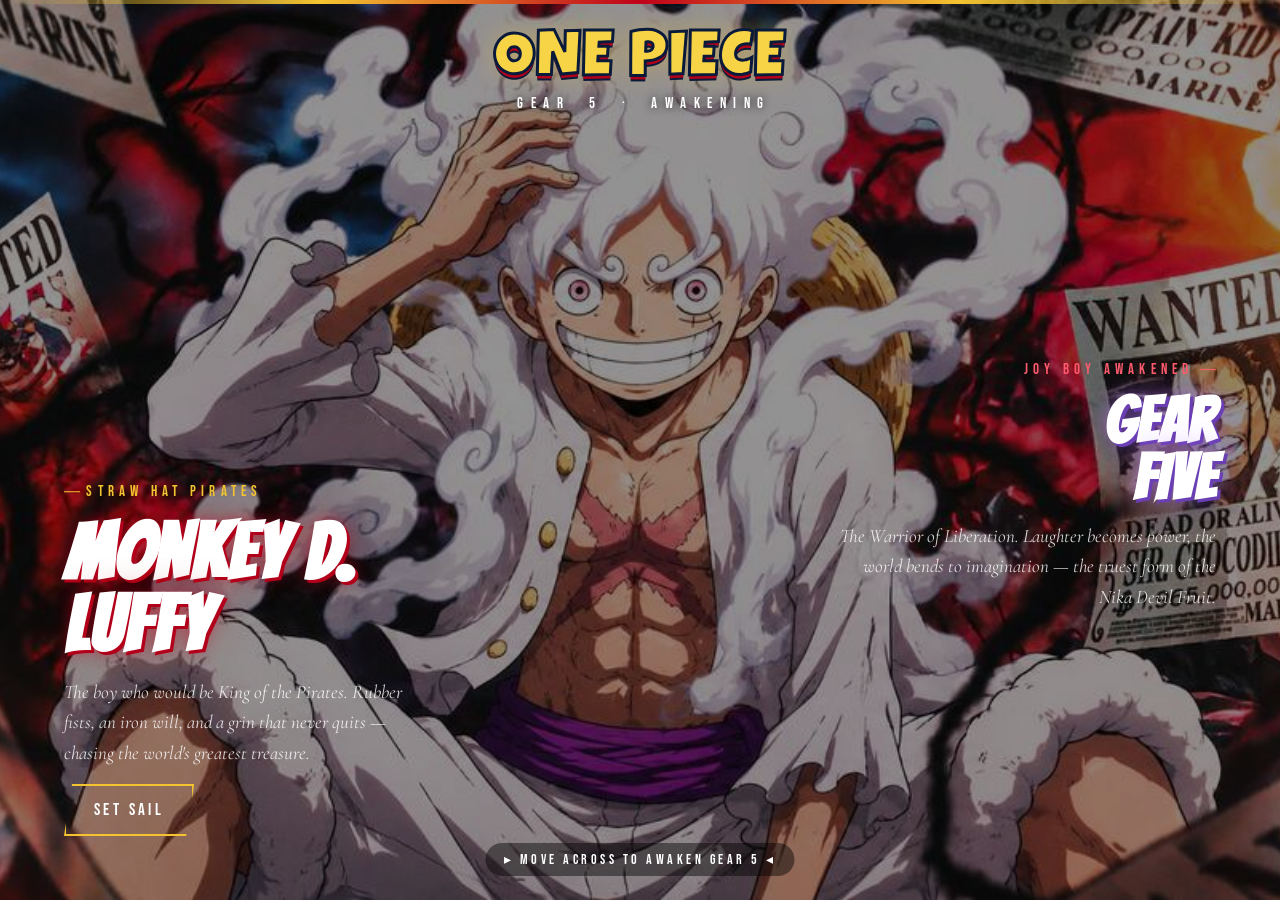
<file: one-piece/one-piece-gear5-reveal.html>
<!DOCTYPE html>
<html lang="en">
<head>
<meta charset="utf-8">
<meta name="viewport" content="width=device-width, initial-scale=1">
<title>One Piece — Gear 5 Reveal</title>
<link rel="preconnect" href="https://fonts.googleapis.com">
<link rel="preconnect" href="https://fonts.gstatic.com" crossorigin>
<link href="https://fonts.googleapis.com/css2?family=Bangers&family=Bebas+Neue&family=Luckiest+Guy&family=Cormorant+Garamond:ital@1&display=swap" rel="stylesheet">
<style>
  * { margin:0; padding:0; box-sizing:border-box; }
  html,body { height:100%; background:#04060c; overflow:hidden; }
  .hero { position:relative; width:100vw; height:100vh; overflow:hidden; cursor:none; }
  .hero::before {
    content:''; position:absolute; top:0; left:0; right:0; height:4px; z-index:20;
    background:linear-gradient(90deg, transparent, #F4C430, #C0001A, #F4C430, transparent);
  }
  .hero-canvas { position:absolute; inset:0; width:100%; height:100%; display:block; z-index:0; }
  .content { position:absolute; inset:0; z-index:10; pointer-events:none; }

  .logo {
    position:absolute; top:34px; left:50%; transform:translateX(-50%); z-index:15;
    text-align:center; pointer-events:none;
  }
  .logo .op {
    font-family:'Luckiest Guy', cursive; font-size:64px; line-height:0.9;
    letter-spacing:0.02em; text-transform:uppercase;
    color:#F7D446;
    -webkit-text-stroke:3px #0a1a3a;
    text-shadow:
      0 4px 0 #b3001a,
      0 6px 0 #0a1a3a,
      0 0 24px rgba(244,196,48,0.45);
  }
  .logo .tag {
    margin-top:2px; font-family:'Bebas Neue',sans-serif; font-size:15px;
    letter-spacing:0.5em; color:#fff; text-shadow:0 0 8px rgba(0,0,0,0.8);
    padding-left:0.5em;
  }

  .left {
    position:absolute; bottom:64px; left:64px; width:360px;
    display:flex; flex-direction:column; gap:16px;
  }
  .right {
    position:absolute; top:54%; right:64px; transform:translateY(-50%);
    width:380px; text-align:right; display:flex; flex-direction:column; gap:14px; align-items:flex-end;
  }
  .eyebrow {
    font-family:'Bebas Neue',sans-serif; font-size:15px; letter-spacing:0.35em;
    text-transform:uppercase; color:#F4C430; padding-left:1.4rem; position:relative;
  }
  .eyebrow::before {
    content:''; position:absolute; left:0; top:50%; transform:translateY(-50%);
    width:1rem; height:1.5px; background:#F4C430;
  }
  .right .eyebrow { color:#ff5a6e; padding:0 1.4rem 0 0; }
  .right .eyebrow::before { left:auto; right:0; background:#ff5a6e; }

  .title {
    font-family:'Bangers', cursive; font-size:78px; line-height:0.92; color:#fff;
    text-transform:uppercase; letter-spacing:0.02em;
    text-shadow:3px 3px 0 #b3001a, 0 0 14px rgba(192,0,26,0.5), 0 0 36px rgba(192,0,26,0.3);
  }
  .right .title {
    font-size:62px; color:#fff;
    text-shadow:3px 3px 0 #6a3fb3, 0 0 16px rgba(180,120,255,0.5), 0 0 40px rgba(180,120,255,0.3);
  }
  .desc {
    font-family:'Cormorant Garamond',Georgia,serif; font-style:italic; font-size:19px;
    line-height:1.6; color:rgba(255,255,255,0.82);
  }
  .btn {
    font-family:'Bebas Neue',sans-serif; font-size:17px; letter-spacing:0.2em; text-transform:uppercase;
    padding:14px 28px; background:transparent; color:#fff; border:2px solid #F4C430;
    cursor:pointer; align-self:flex-start; position:relative; overflow:hidden; isolation:isolate;
    clip-path:polygon(8px 0%,100% 0%,calc(100% - 8px) 100%,0% 100%); pointer-events:all;
    transition:border-color .3s, color .3s;
  }
  .btn::after {
    content:''; position:absolute; inset:0; background:#F4C430;
    transform:translateX(-105%) skewX(-8deg); transition:transform .38s cubic-bezier(.4,0,.2,1); z-index:-1;
  }
  .btn:hover { border-color:#ffe066; color:#1a0a00; }
  .btn:hover::after { transform:translateX(0) skewX(-8deg); }

  .hint {
    position:absolute; left:50%; bottom:24px; transform:translateX(-50%); z-index:16;
    font-family:'Bebas Neue',sans-serif; letter-spacing:0.25em; font-size:14px; color:#fff;
    background:rgba(0,0,0,0.45); padding:8px 18px; border-radius:999px; pointer-events:none;
    transition:opacity .5s;
  }
  @media (max-width:680px){
    .logo .op{font-size:38px;} .logo .tag{font-size:11px; letter-spacing:0.3em;}
    .left{left:22px; bottom:34px; width:62%;} .right{right:22px; width:58%;}
    .title{font-size:42px;} .right .title{font-size:34px;} .desc{font-size:15px;}
    .btn{font-size:14px; padding:11px 18px;}
  }
</style>
</head>
<body>
<div class="hero" id="hero">
  <canvas class="hero-canvas" id="cv"></canvas>

  <div class="logo">
    <div class="op">One Piece</div>
    <div class="tag">GEAR&nbsp;&nbsp;5 &nbsp;&middot;&nbsp; AWAKENING</div>
  </div>

  <div class="content">
    <div class="left">
      <span class="eyebrow">Straw Hat Pirates</span>
      <h1 class="title">MONKEY D.<br>LUFFY</h1>
      <p class="desc">The boy who would be King of the Pirates. Rubber fists, an iron will, and a grin that never quits &mdash; chasing the world's greatest treasure.</p>
      <button class="btn">Set Sail</button>
    </div>
    <div class="right">
      <span class="eyebrow">Joy Boy Awakened</span>
      <h1 class="title">GEAR<br>FIVE</h1>
      <p class="desc">The Warrior of Liberation. Laughter becomes power, the world bends to imagination &mdash; the truest form of the Nika Devil Fruit.</p>
    </div>
  </div>

  <div class="hint" id="hint">&#9656; MOVE ACROSS TO AWAKEN GEAR 5 &#9666;</div>
</div>

<script>
(function(){
  const hero=document.getElementById('hero');
  const canvas=document.getElementById('cv');
  const ctx=canvas.getContext('2d');
  const hint=document.getElementById('hint');
  const DPR=Math.min(window.devicePixelRatio||1,2);

  const TRAIL_LENGTH=60;
  let HEAD_RADIUS=190;
  const OVERLAY='rgba(0,0,0,0.42)';

  const mouse={x:-9999,y:-9999};
  const smooth={x:-9999,y:-9999};
  let trail=[];

  const bottom=new Image();
  const top=new Image();
  bottom.src='[data-uri]';
  top.src='[data-uri]';

  const off=document.createElement('canvas');
  const offc=off.getContext('2d');

  function cover(img,cw,ch){
    const ir=img.width/img.height, cr=cw/ch;
    let w,h,x,y;
    if(ir>cr){ h=ch; w=ch*ir; x=(cw-w)/2; y=0; }
    else { w=cw; h=cw/ir; x=0; y=(ch-h)/2; }
    return [x,y,w,h];
  }

  function resize(){
    const w=hero.offsetWidth,h=hero.offsetHeight;
    canvas.width=w*DPR; canvas.height=h*DPR;
    off.width=w*DPR; off.height=h*DPR;
    ctx.setTransform(DPR,0,0,DPR,0,0);
    offc.setTransform(DPR,0,0,DPR,0,0);
    HEAD_RADIUS=Math.max(130,Math.min(w,h)*0.24);
  }
  resize();
  window.addEventListener('resize',resize);

  hero.addEventListener('mousemove',function(e){
    const r=hero.getBoundingClientRect();
    mouse.x=e.clientX-r.left; mouse.y=e.clientY-r.top;
    hint.style.opacity=0;
  });
  hero.addEventListener('touchmove',function(e){
    const r=hero.getBoundingClientRect(); const t=e.touches[0];
    mouse.x=t.clientX-r.left; mouse.y=t.clientY-r.top;
    hint.style.opacity=0;
  },{passive:true});

  function draw(){
    const w=hero.offsetWidth,h=hero.offsetHeight;
    smooth.x+=(mouse.x-smooth.x)*0.13;
    smooth.y+=(mouse.y-smooth.y)*0.13;

    trail.unshift({x:smooth.x,y:smooth.y});
    if(trail.length>TRAIL_LENGTH) trail.length=TRAIL_LENGTH;

    ctx.clearRect(0,0,w,h);
    const cb=cover(bottom,w,h);
    ctx.drawImage(bottom,cb[0],cb[1],cb[2],cb[3]);
    ctx.fillStyle=OVERLAY;
    ctx.fillRect(0,0,w,h);

    offc.clearRect(0,0,w,h);
    offc.globalCompositeOperation='source-over';
    for(let i=0;i<trail.length;i++){
      const t=1-i/trail.length;
      const r=HEAD_RADIUS*(0.25+0.75*t);
      const alpha=Math.pow(t,1.5);
      offc.beginPath();
      offc.arc(trail[i].x,trail[i].y,r,0,Math.PI*2);
      offc.fillStyle='rgba(0,0,0,'+alpha+')';
      offc.fill();
    }
    offc.globalCompositeOperation='source-in';
    const ct=cover(top,w,h);
    offc.drawImage(top,ct[0],ct[1],ct[2],ct[3]);
    offc.globalCompositeOperation='source-atop';
    offc.fillStyle=OVERLAY;
    offc.fillRect(0,0,w,h);

    ctx.drawImage(off,0,0,w,h);

    if(trail.length){
      const head=trail[0];
      const glow=ctx.createRadialGradient(head.x,head.y,0,head.x,head.y,HEAD_RADIUS*1.45);
      glow.addColorStop(0,'rgba(255,245,215,0.30)');
      glow.addColorStop(0.45,'rgba(244,196,48,0.14)');
      glow.addColorStop(1,'rgba(0,0,0,0)');
      ctx.beginPath();
      ctx.arc(head.x,head.y,HEAD_RADIUS*1.45,0,Math.PI*2);
      ctx.fillStyle=glow; ctx.fill();
    }
    requestAnimationFrame(draw);
  }

  let loaded=0;
  const onLoad=function(){ if(++loaded===2) draw(); };
  bottom.onload=onLoad; top.onload=onLoad;
})();
</script>
</body>
</html>
</file>
<file: css/style.css>
*{
    margin:0;
    padding:0;
    box-sizing:border-box;
    font-family:'Segoe UI',sans-serif;
}

body{
    background:#0a0a0a;
    color:white;
    overflow-x:hidden;
}

.hero{
    height:100vh;
    display:flex;
    justify-content:center;
    align-items:center;
    text-align:center;
    background:
    linear-gradient(rgba(0,0,0,.6),rgba(0,0,0,.8)),
    url('https://images.unsplash.com/photo-1515879218367-8466d910aaa4');
    background-size:cover;
    background-position:center;
}

@keyframes glow {
  0% { text-shadow: 0 0 20px rgba(255,95,109,.4); }
  50% { text-shadow: 0 0 40px rgba(255,195,113,.9); }
  100% { text-shadow: 0 0 20px rgba(255,95,109,.4); }
}

.hero h1{
    font-size:6rem;
    font-weight:800;
    letter-spacing:4px;
    text-transform:uppercase;
    background:linear-gradient(90deg,#ff5f6d,#ffc371);
    -webkit-background-clip:text;
    color:transparent;
    animation: glow 3s infinite ease-in-out;
	
}

.hero p{
    font-size:1.5rem;
    margin-top:15px;
    color:#ddd;
}

.stats{
    margin-top:30px;
    display:flex;
    gap:30px;
    justify-content:center;
    flex-wrap:wrap;
}

.stats span{
    background:rgba(255,255,255,.08);
    padding:12px 20px;
    border-radius:30px;
    backdrop-filter:blur(10px);
}

.anime-grid{
    width:90%;
    margin:auto;
    padding:80px 0;
    display:grid;
    grid-template-columns:repeat(auto-fit,minmax(250px,1fr));
    gap:25px;
}

.card{
    background:#151515;
    border-radius:20px;
    overflow:hidden;
    transition:.4s;
    border:1px solid rgba(255,255,255,.1);
}

.card:hover{
    transform:translateY(-12px) scale(1.03);
    box-shadow:0 0 30px rgba(255,0,120,.5);
}

.card img{
    width:100%;
    height:300px;
    object-fit:cover;
}

.card-content{
    padding:20px;
}

.card h3{
    margin-bottom:10px;
}

.card a{
    display:inline-block;
    margin-top:15px;
    color:#ff4d6d;
    text-decoration:none;
    font-weight:bold;
}

.scroll-down{
    margin-top:50px;
    font-size:1.1rem;
    opacity:.8;
    animation:bounce 2s infinite;
}

@keyframes bounce{
    0%,100%{transform:translateY(0);}
    50%{transform:translateY(10px);}
}

.anime-card{
    position:relative;
    height:350px;
    border-radius:20px;
    overflow:hidden;
    background-size:cover;
    background-position:center;
}

.anime-card::before{
    content:'';
    position:absolute;
    inset:0;
    background:linear-gradient(
    to top,
    rgba(0,0,0,0.9),
    rgba(0,0,0,0.2)
);
}

.anime-card *{
    position:relative;
    z-index:1;
}

.onepiece{
    background-image:url('../assets/onepiece.png');
}

.naruto{
    background-image:url('../assets/naruto.png');
}

.demonslayer{
    background-image:url('../assets/demonslayer.png');
}

.jjk{
    background-image:url('../assets/jjk.png');
}

.onepiece:hover{
    box-shadow:0 0 30px gold;
}

.naruto:hover{
    box-shadow:0 0 30px orange;
}

.demonslayer:hover{
    box-shadow:0 0 30px cyan;
}

.jjk:hover{
    box-shadow:0 0 30px purple;
}

.anime-card{
    display:flex;
    flex-direction:column;
    justify-content:flex-end;
    padding:25px;
    transition:0.4s;
}

.anime-card h3{
    font-size:1.6rem;
    margin-bottom:10px;
}

.anime-card p{
    margin-bottom:15px;
}

.anime-card a{
    color:white;
    text-decoration:none;
    font-weight:bold;
}
</file>
